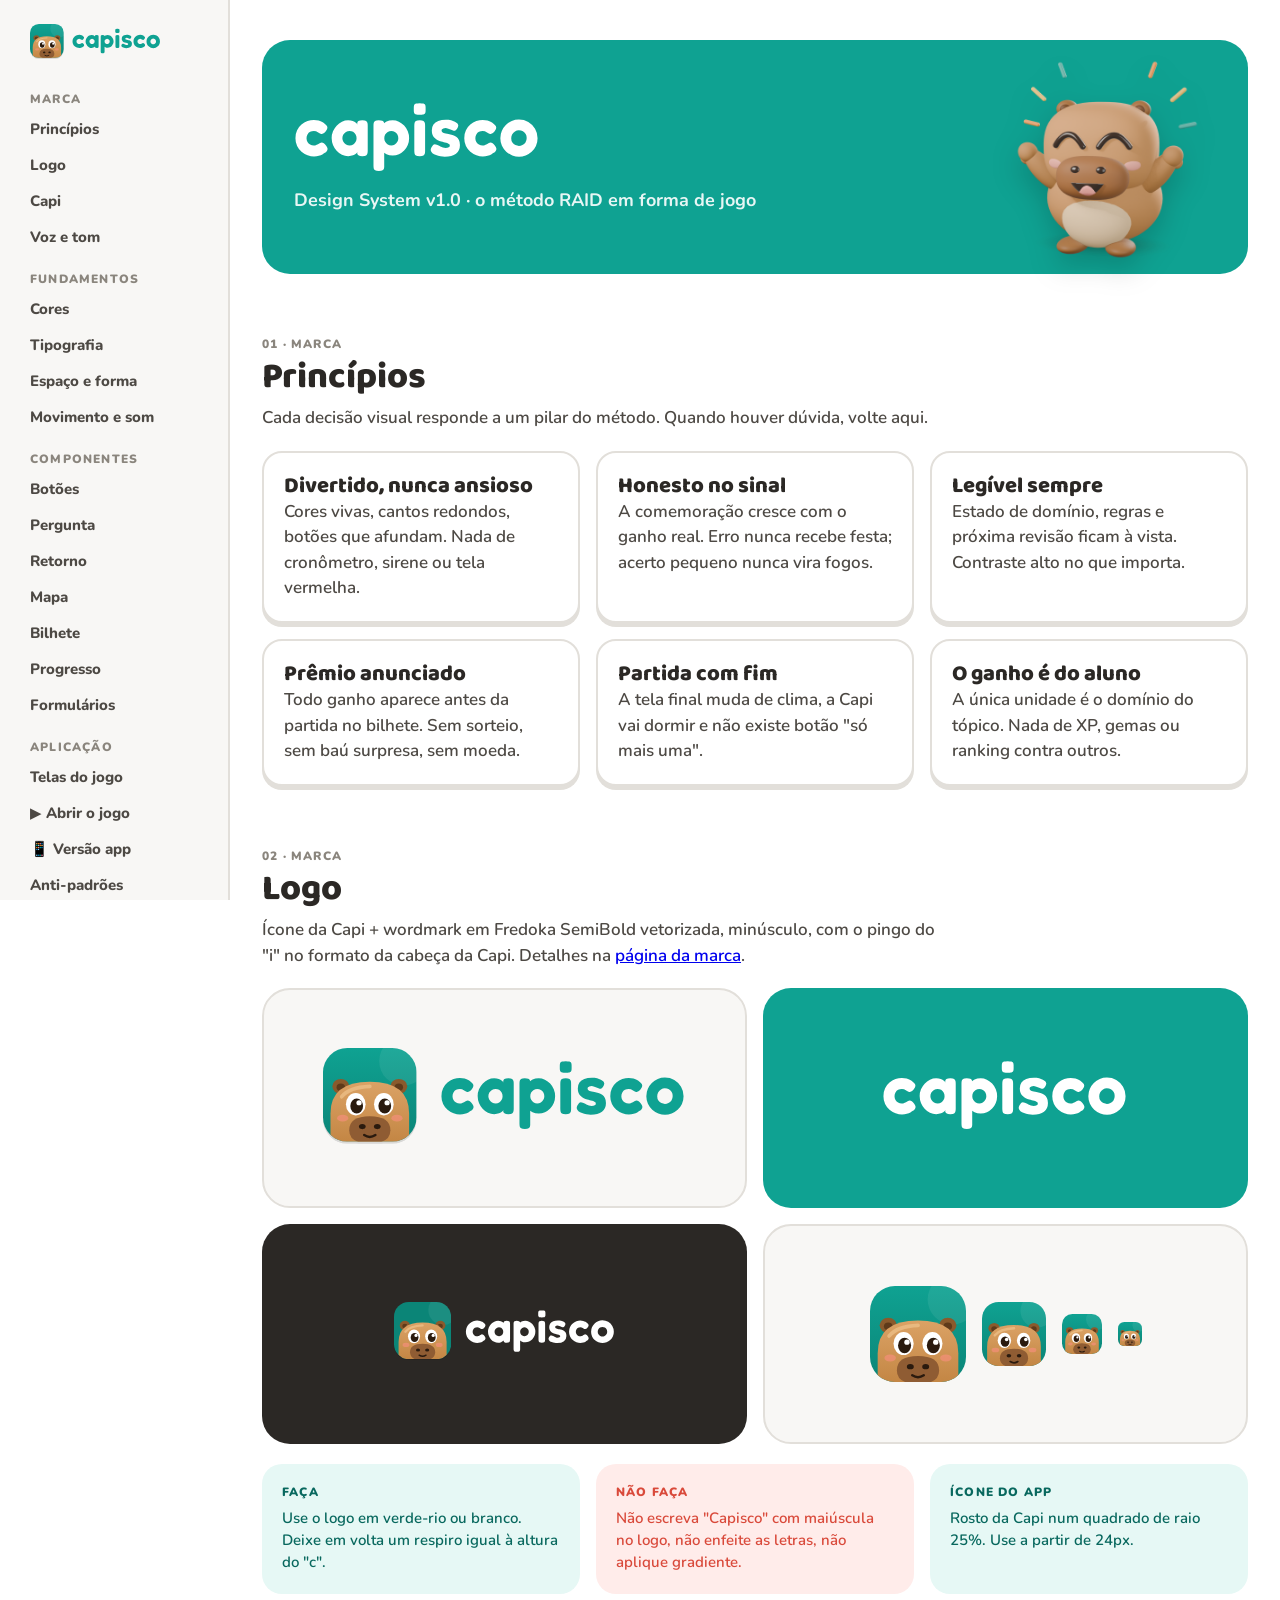
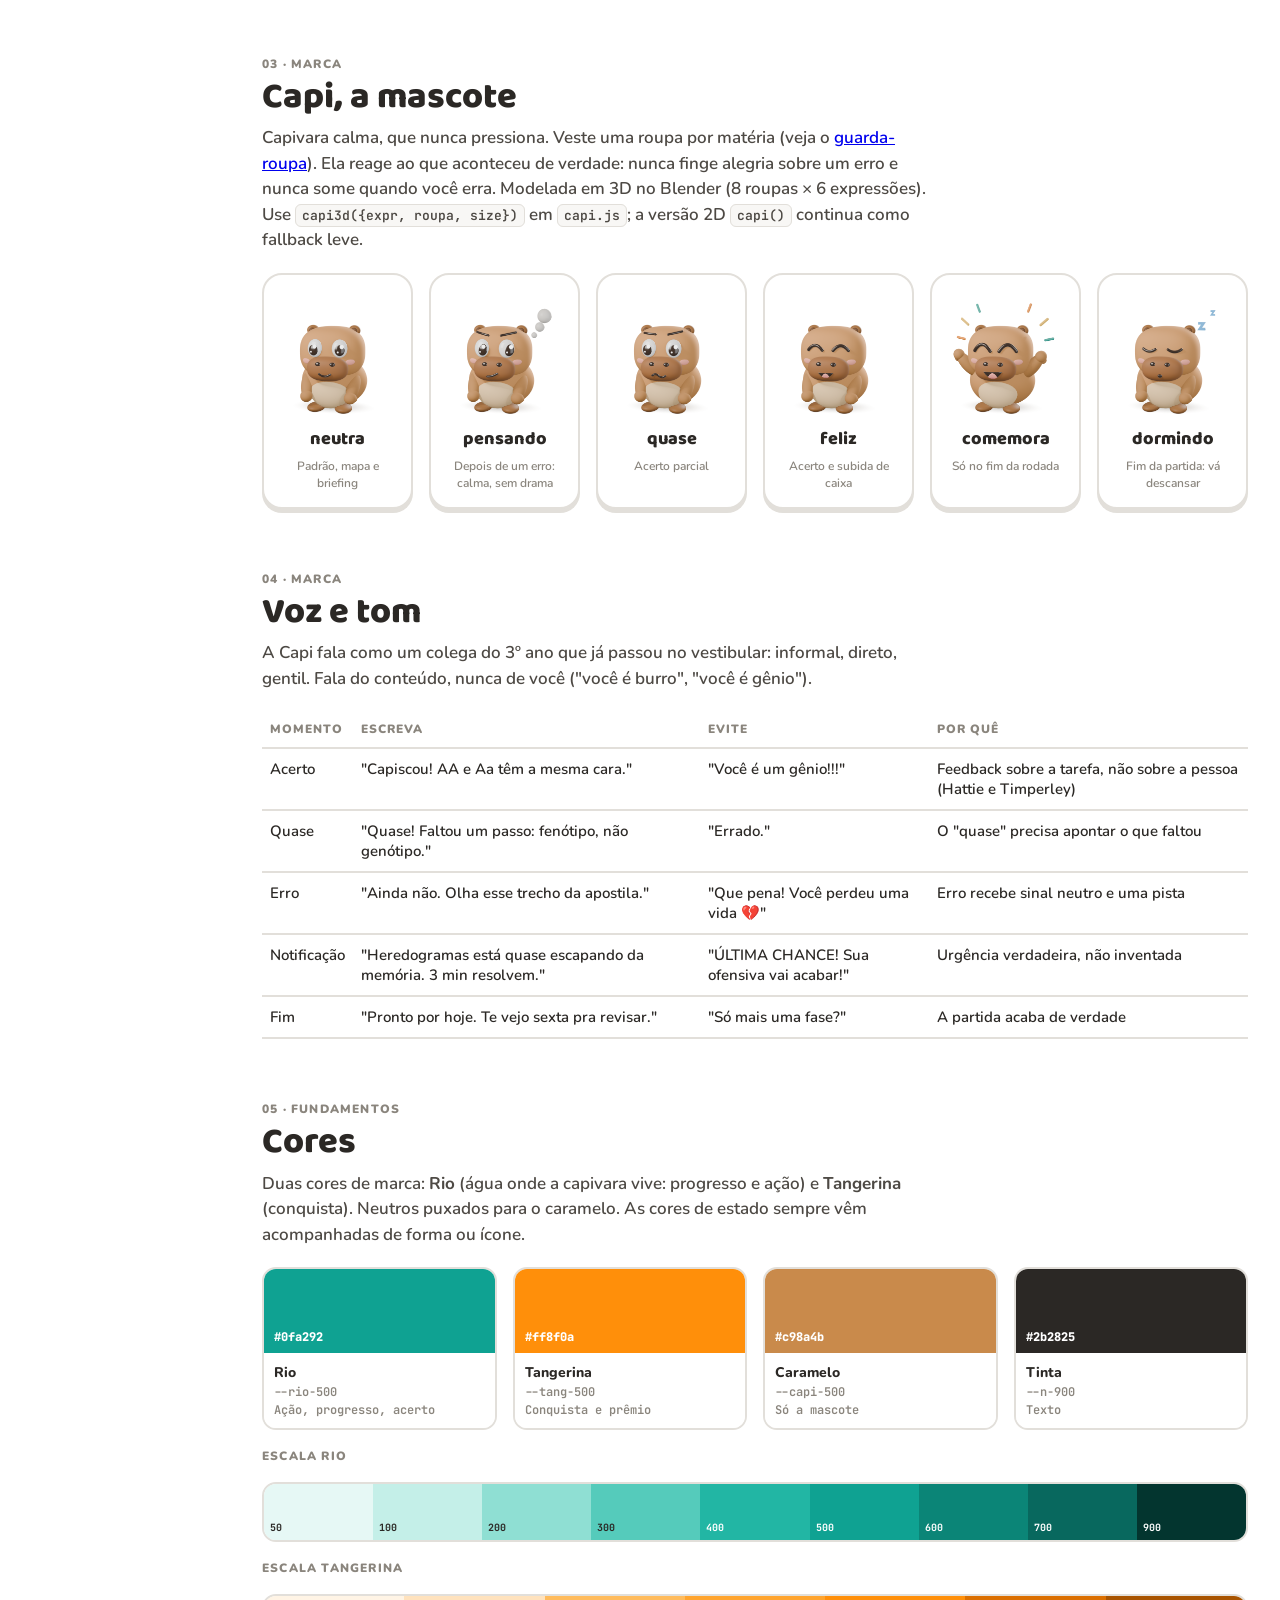
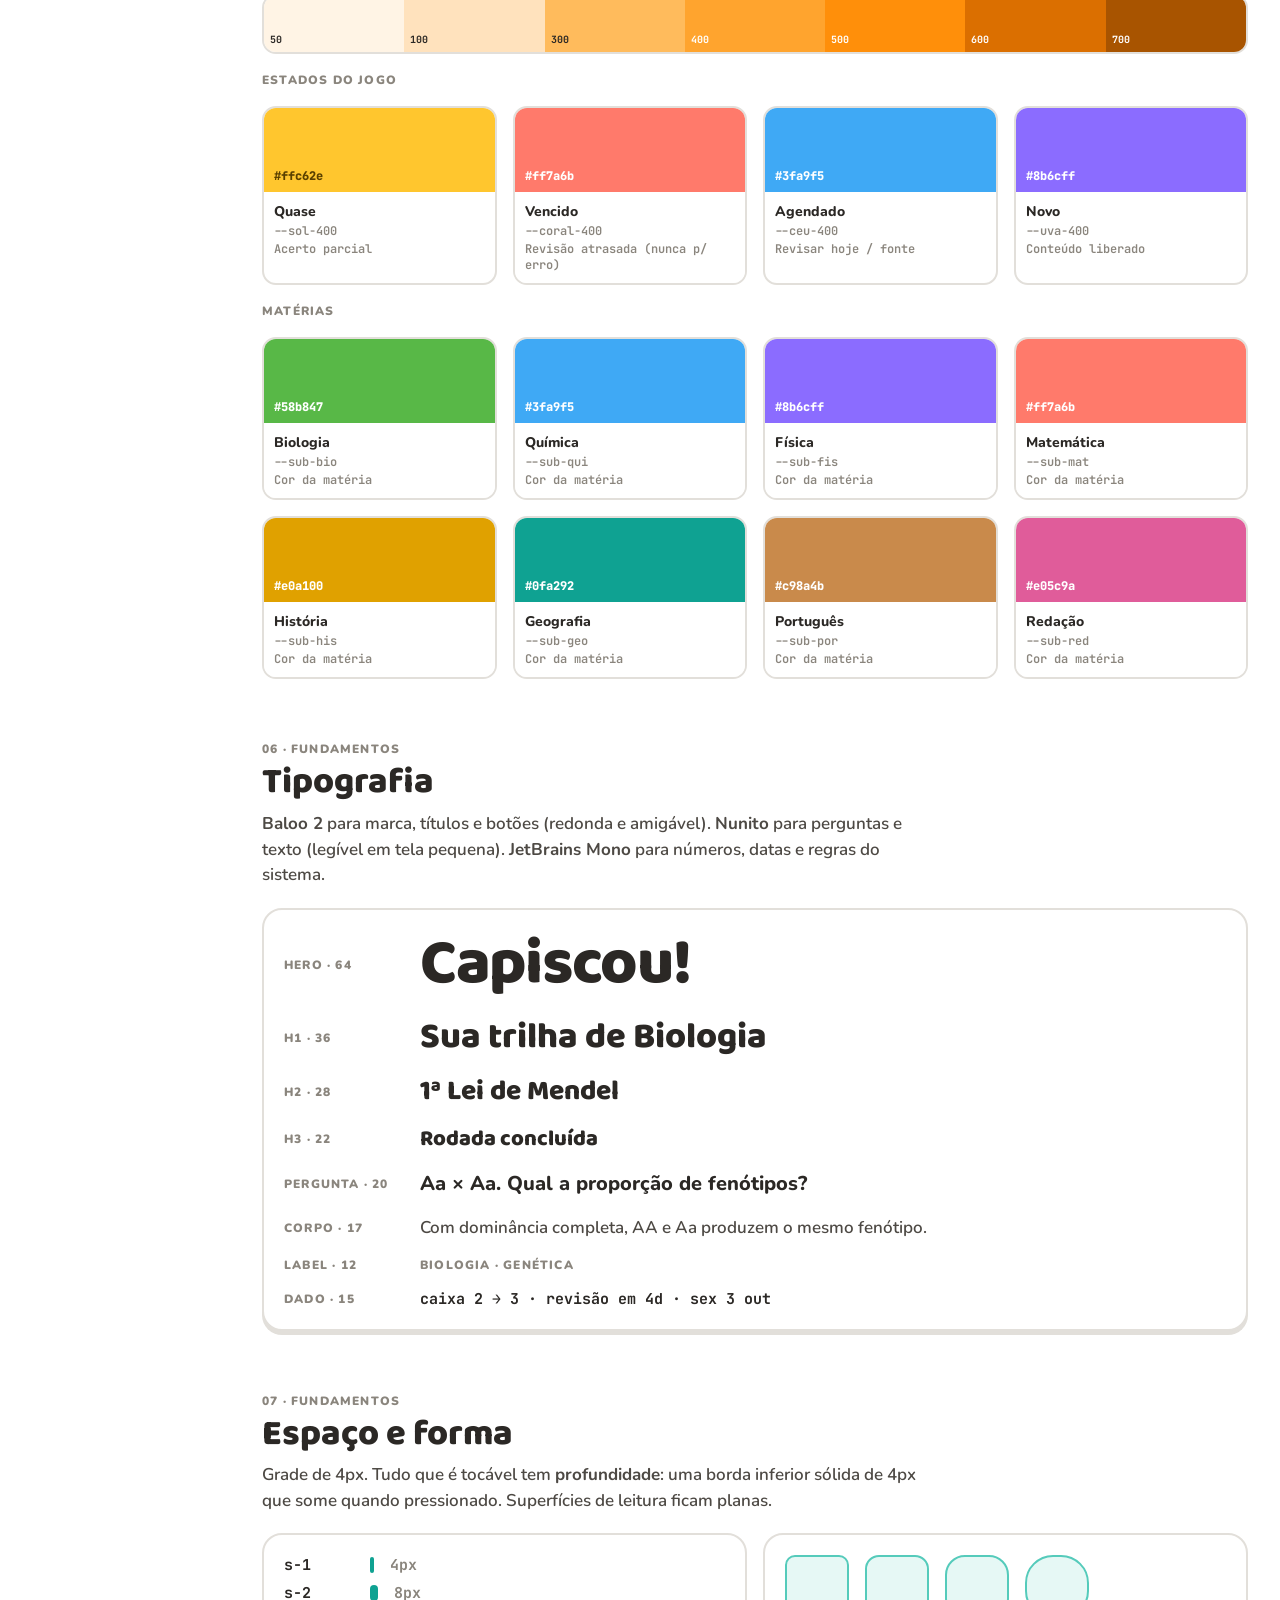
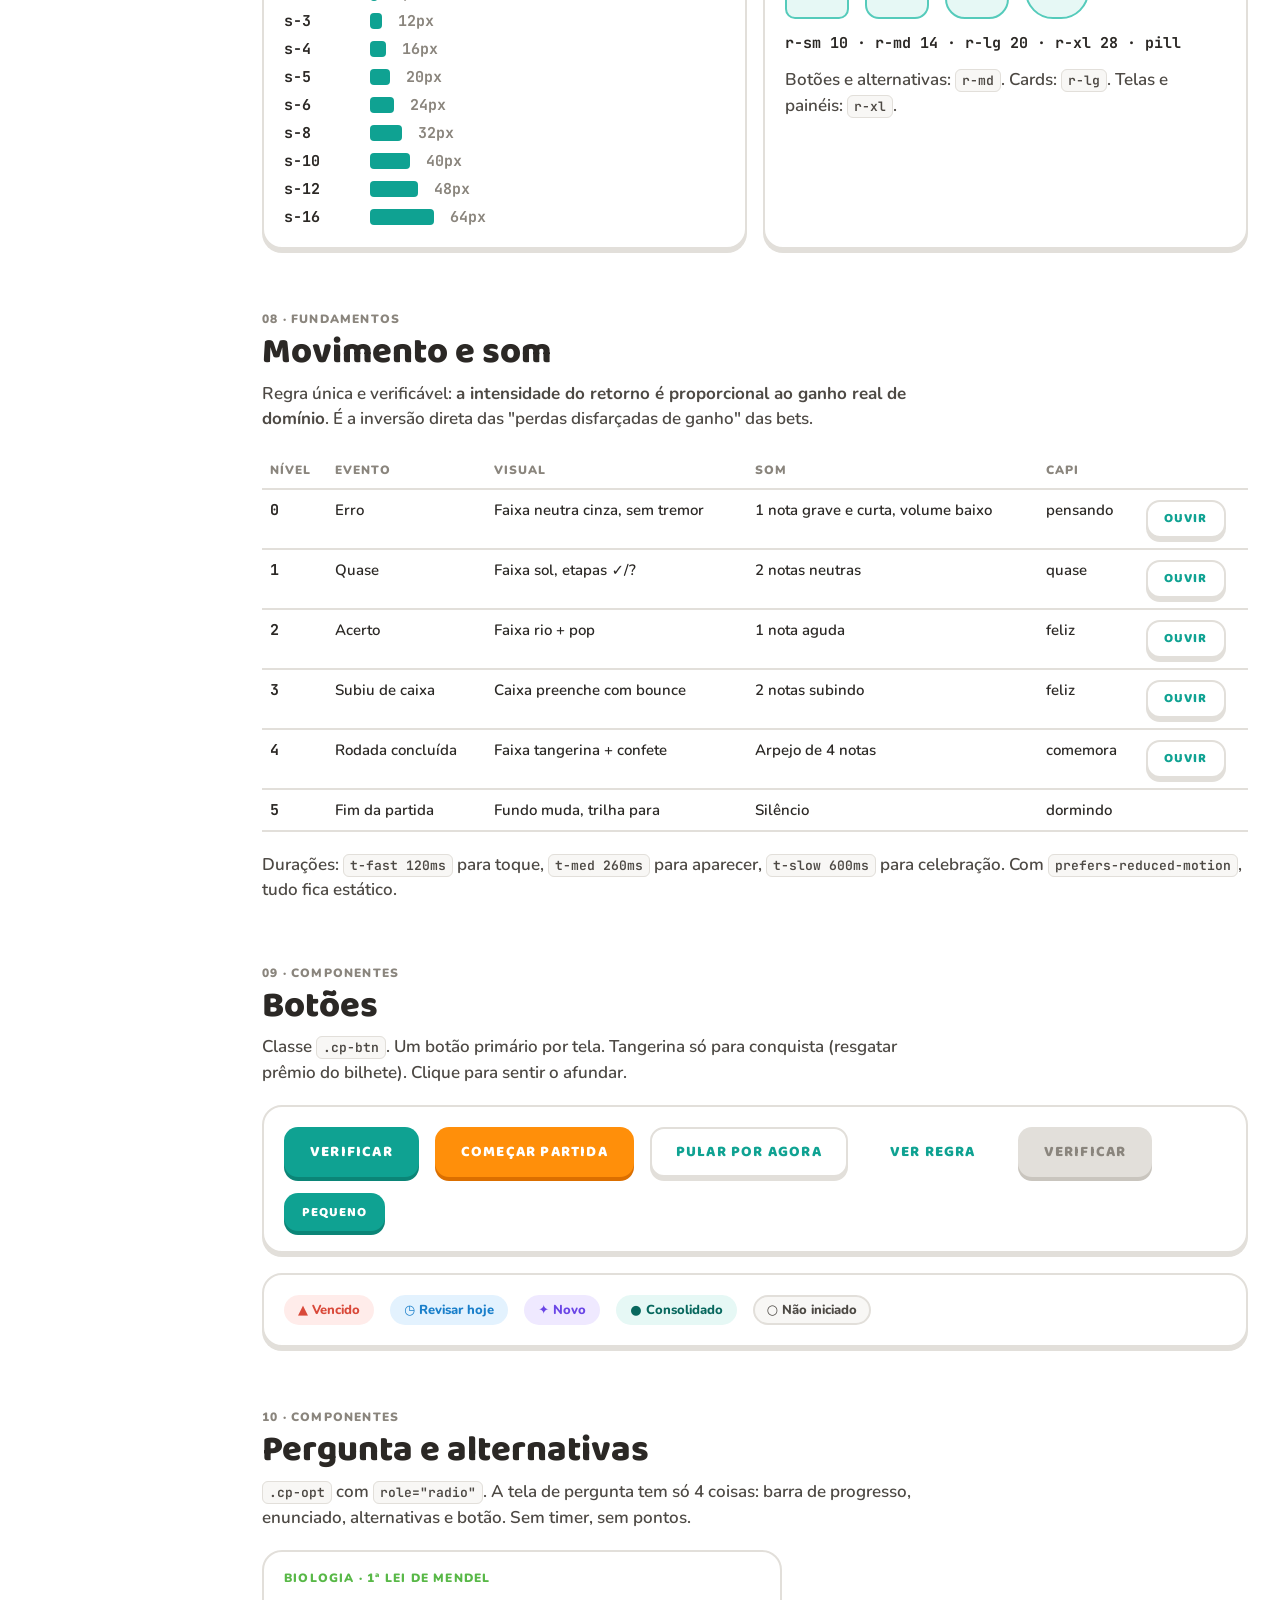
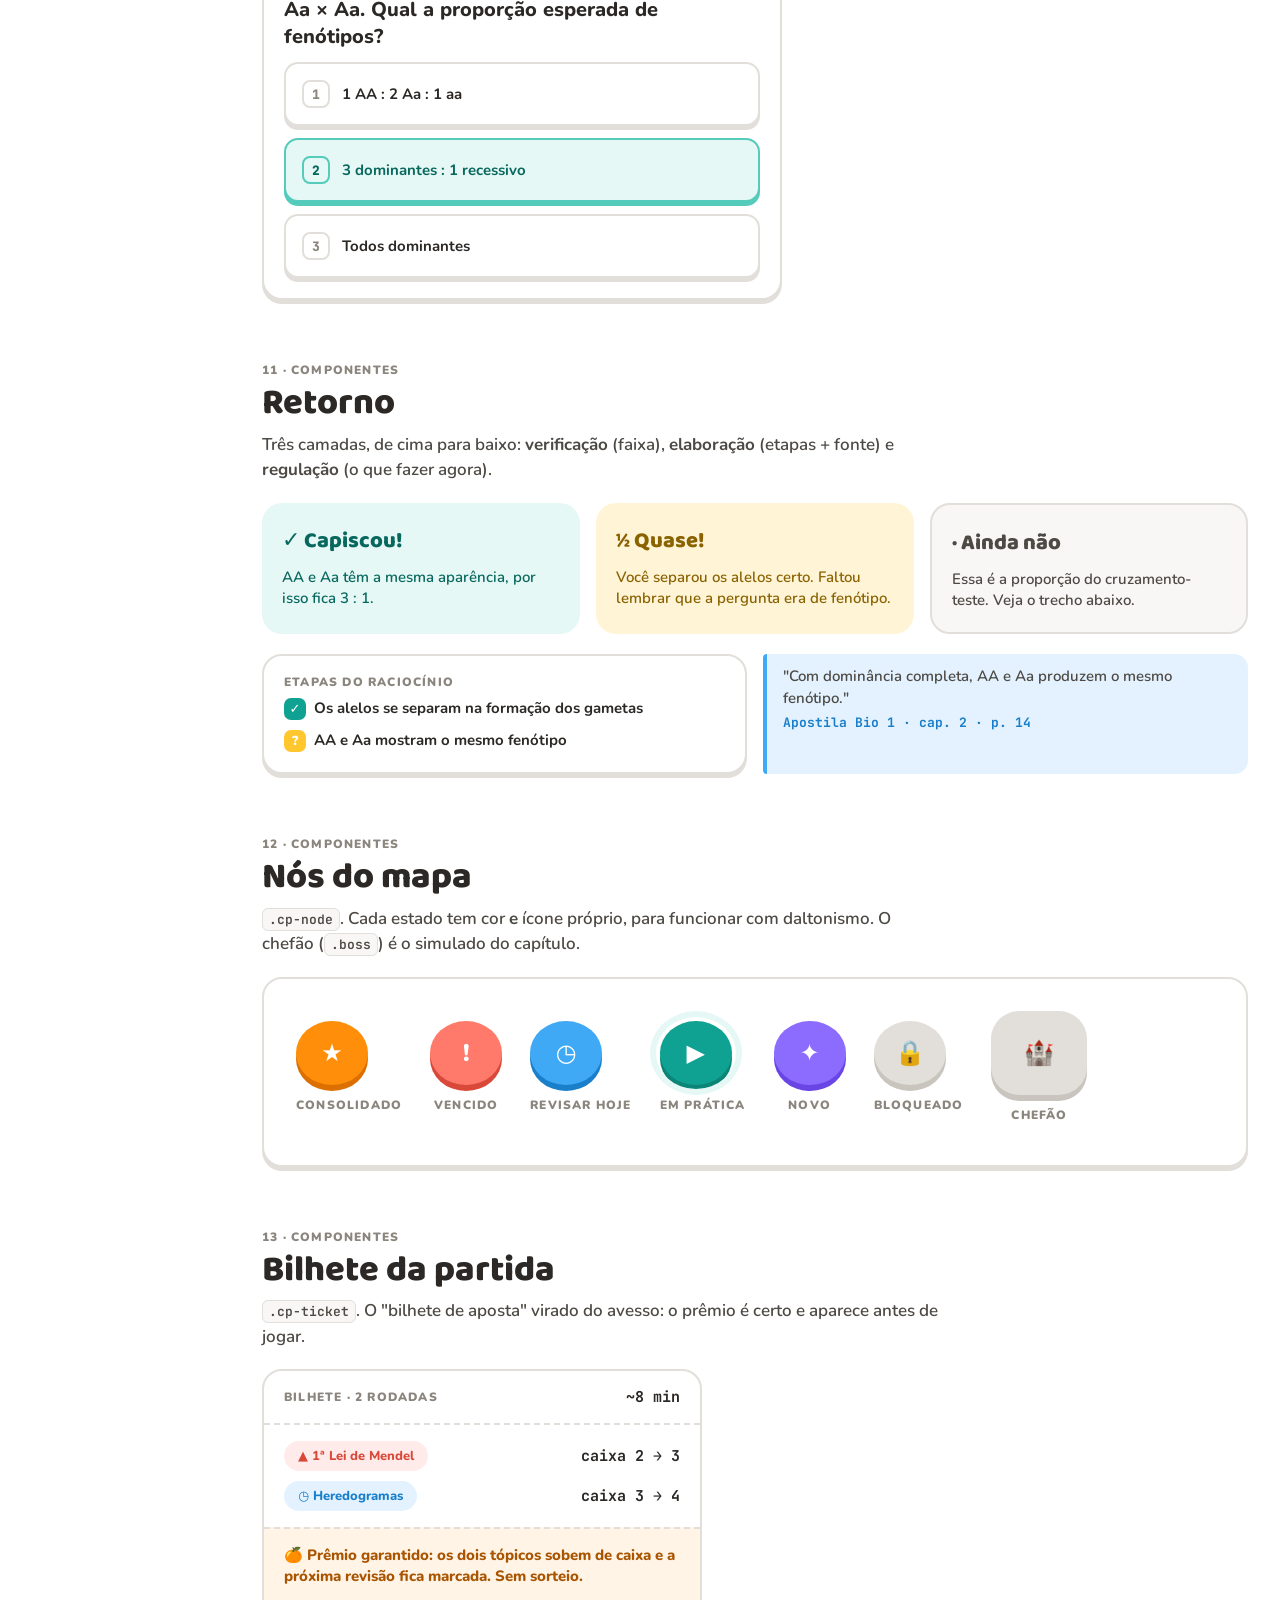
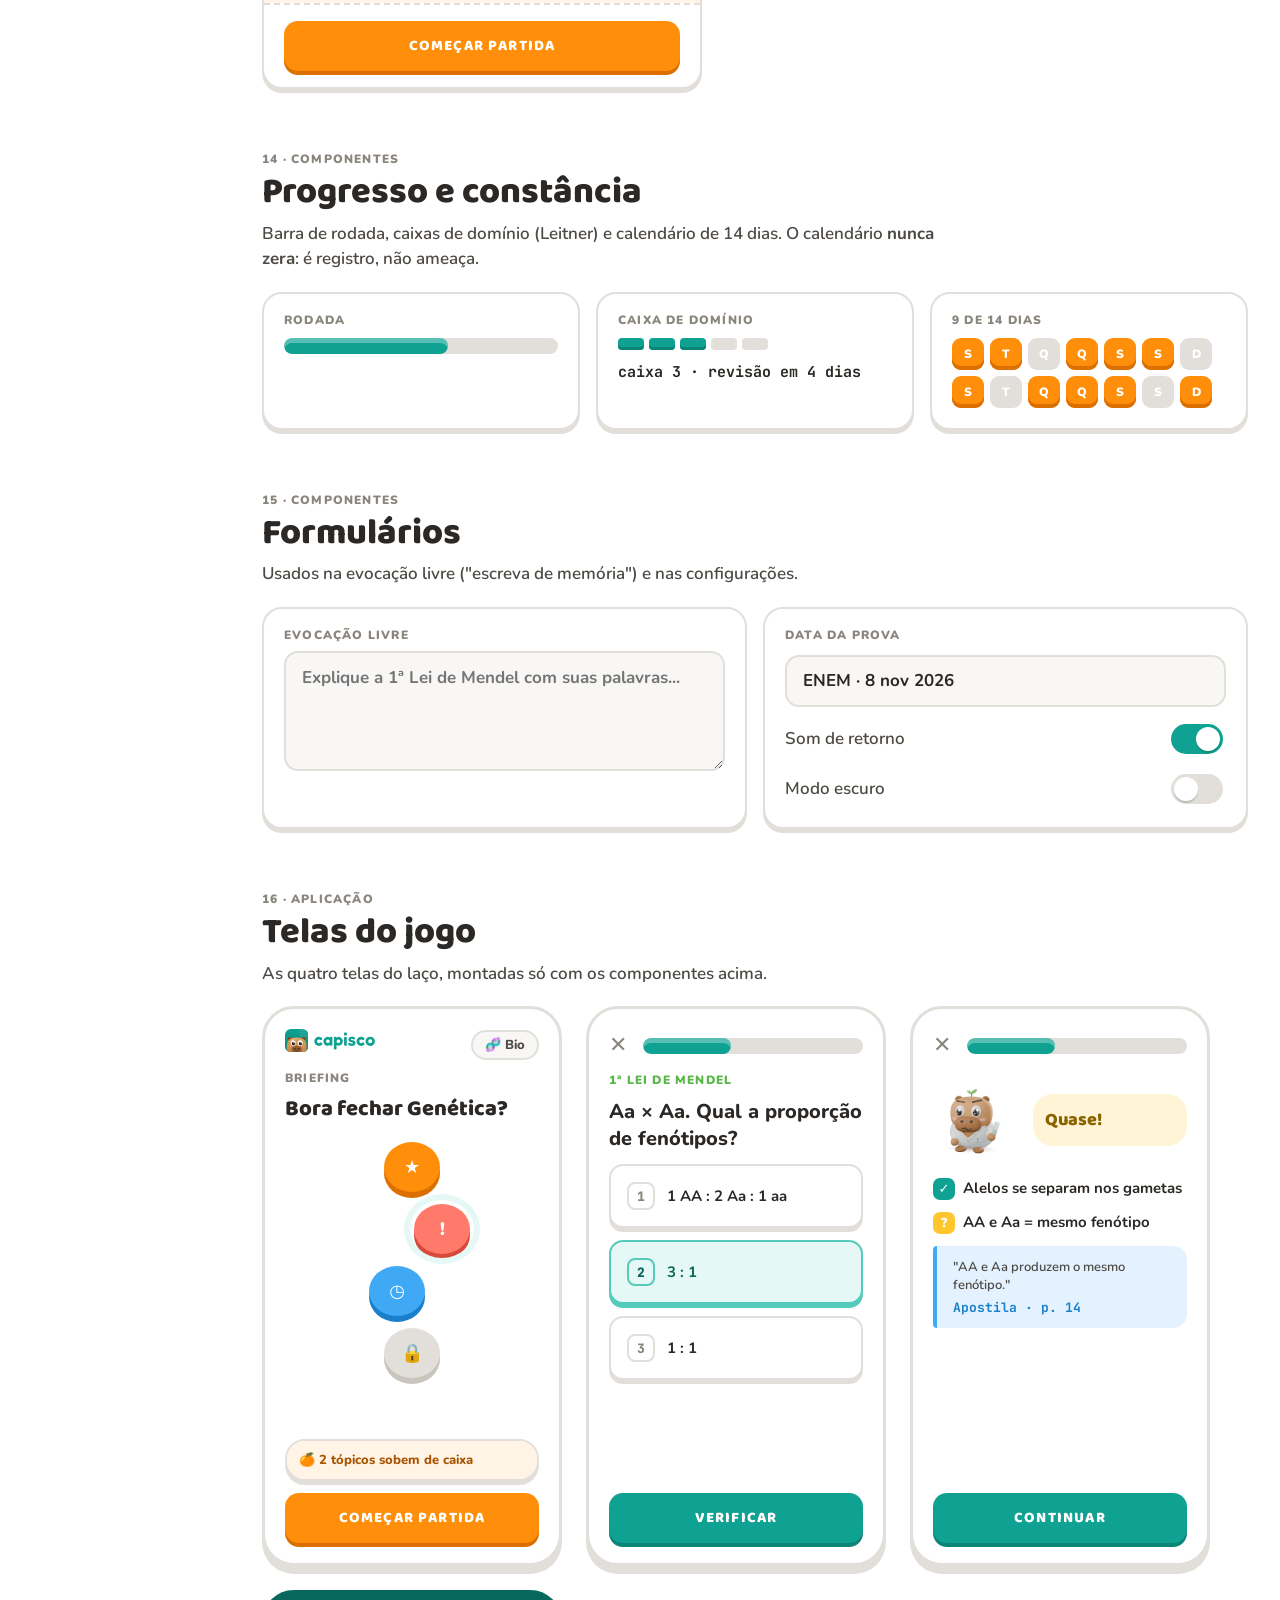
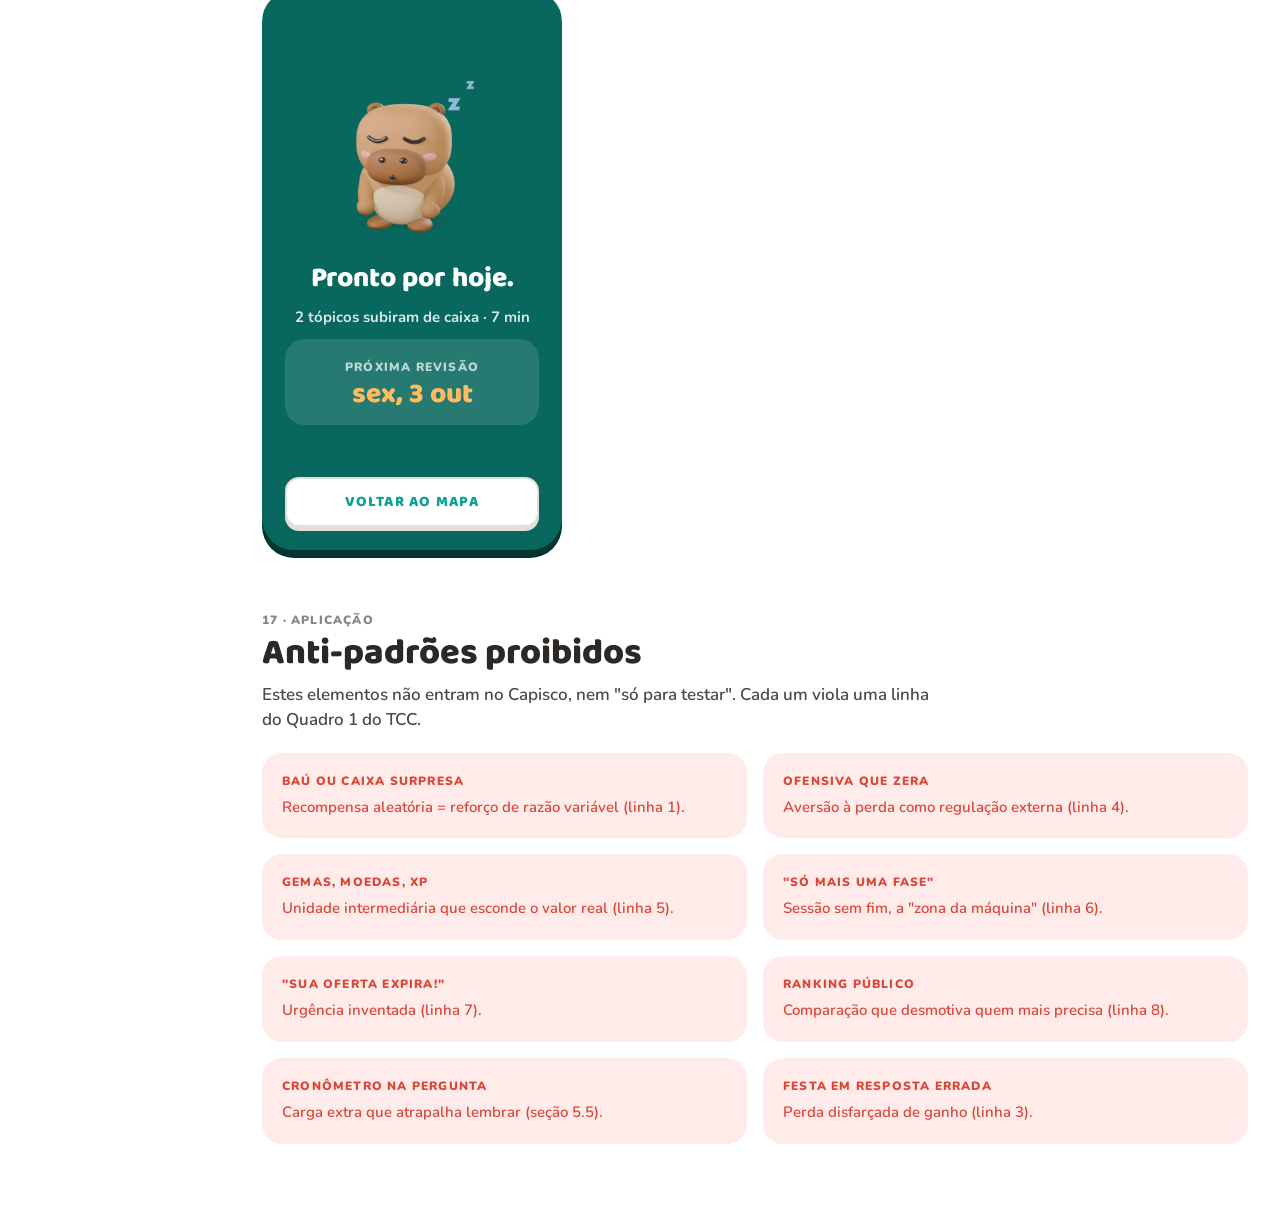
<file: index.html>
<!doctype html>
<html lang="pt-BR">
<head>
<meta charset="utf-8">
<meta name="viewport" content="width=device-width,initial-scale=1">
<title>Capisco Design System</title>
<link rel="stylesheet" href="tokens.css">
<link rel="stylesheet" href="components.css">
<script src="capi.js"></script>
<script src="marca/wordmark.js"></script>
<style>
.doc{display:grid;grid-template-columns:230px 1fr;min-height:100vh}
nav{position:sticky;top:0;height:100vh;overflow:auto;border-right:2px solid var(--line);padding:var(--s-6) var(--s-5);display:flex;flex-direction:column;gap:var(--s-1);background:var(--bg-soft)}
nav a{color:var(--text-soft);text-decoration:none;font:800 var(--fs-sm) var(--font-body);padding:6px 10px;border-radius:var(--r-sm)}
nav a:hover{background:var(--line);color:var(--text)}
nav .cp-label{margin:var(--s-4) 0 var(--s-1) 10px}
main{padding:var(--s-10) var(--s-8) var(--s-16);max-width:1100px;display:flex;flex-direction:column;gap:var(--s-16);min-width:0}
section{display:flex;flex-direction:column;gap:var(--s-5);scroll-margin-top:20px}
section>header{display:flex;flex-direction:column;gap:var(--s-2);max-width:680px}
.grid{display:grid;gap:var(--s-4)}
.g2{grid-template-columns:repeat(2,1fr)}.g3{grid-template-columns:repeat(3,1fr)}.g4{grid-template-columns:repeat(4,1fr)}
.sw{border-radius:var(--r-md);overflow:hidden;border:2px solid var(--line)}
.sw .c{height:84px;display:flex;align-items:flex-end;padding:8px 10px;font:800 12px var(--font-mono);color:#fff}
.sw .m{padding:10px;display:flex;flex-direction:column;gap:2px;background:var(--surface)}
.sw .m b{font:800 14px var(--font-body)}
.sw .m span{font:600 12px var(--font-mono);color:var(--text-muted)}
.ramp{display:flex;border-radius:var(--r-md);overflow:hidden;border:2px solid var(--line)}
.ramp div{flex:1;height:56px;display:flex;align-items:flex-end;padding:6px;font:700 10px var(--font-mono)}
.do,.dont{border-radius:var(--r-lg);padding:var(--s-5);display:flex;flex-direction:column;gap:var(--s-2);font:600 var(--fs-sm)/1.45 var(--font-body)}
.do{background:var(--ok-soft);color:var(--ok-text)} .dont{background:var(--due-soft);color:var(--coral-600)}
.do b,.dont b{font:900 var(--fs-label) var(--font-body);letter-spacing:.1em;text-transform:uppercase}
.logo-stage{border-radius:var(--r-xl);display:grid;place-items:center;min-height:220px;padding:var(--s-8)}
.row{display:flex;flex-wrap:wrap;gap:var(--s-4);align-items:center}
.mascots{display:grid;grid-template-columns:repeat(auto-fill,minmax(140px,1fr));gap:var(--s-4)}
.mascots .cp-card{display:flex;flex-direction:column;align-items:center;gap:var(--s-2);padding:var(--s-4)}
.mascots small{font:600 12px/1.35 var(--font-body);color:var(--text-muted);text-align:center}
.phone{width:300px;max-width:100%;background:var(--surface);border:3px solid var(--line);border-radius:32px;box-shadow:0 8px 0 var(--line);padding:var(--s-5);display:flex;flex-direction:column;gap:var(--s-3);min-height:560px}
table{border-collapse:collapse;width:100%;font:600 var(--fs-sm) var(--font-body)}
th,td{text-align:left;padding:10px 8px;border-bottom:2px solid var(--line);vertical-align:top}
th{font:900 var(--fs-label) var(--font-body);letter-spacing:.08em;text-transform:uppercase;color:var(--text-muted)}
.tbl{overflow-x:auto}
code{font:600 13px var(--font-mono);background:var(--bg-soft);padding:2px 6px;border-radius:6px;border:1px solid var(--line)}
.spec{display:flex;align-items:center;gap:var(--s-4)}
.spec .bar{height:16px;background:var(--brand);border-radius:4px}
.hero-ds{background:var(--brand);color:#fff;border-radius:var(--r-xl);padding:var(--s-10) var(--s-8);display:flex;justify-content:space-between;align-items:center;gap:var(--s-6);flex-wrap:wrap}
.hero-ds .cp-logo{font-size:84px}
.hero-ds .hero3d{margin:-40px -10px -44px 0;filter:drop-shadow(0 12px 14px rgba(0,0,0,.18))}
.hero-ds p{margin:var(--s-2) 0 0;font:700 18px var(--font-body);opacity:.9}
@media (max-width:860px){.doc{grid-template-columns:1fr}nav{position:static;height:auto;flex-direction:row;flex-wrap:wrap;border-right:0;border-bottom:2px solid var(--line)}nav .cp-label{display:none}.g3,.g4{grid-template-columns:repeat(2,1fr)}.g2{grid-template-columns:1fr}main{padding:var(--s-6) var(--s-4)}.hero-ds .cp-logo{font-size:56px}}
</style>
</head>
<body>
<div class="doc">
<nav>
 <a href="#top" id="navLogo" style="padding:0 10px 10px;text-decoration:none"></a>
 <span class="cp-label">Marca</span>
 <a href="#principios">Princípios</a><a href="#logo">Logo</a><a href="#capi">Capi</a><a href="#voz">Voz e tom</a>
 <span class="cp-label">Fundamentos</span>
 <a href="#cores">Cores</a><a href="#tipo">Tipografia</a><a href="#espaco">Espaço e forma</a><a href="#movimento">Movimento e som</a>
 <span class="cp-label">Componentes</span>
 <a href="#botoes">Botões</a><a href="#pergunta">Pergunta</a><a href="#retorno">Retorno</a><a href="#mapa">Mapa</a><a href="#bilhete">Bilhete</a><a href="#progresso">Progresso</a><a href="#forms">Formulários</a>
 <span class="cp-label">Aplicação</span>
 <a href="#telas">Telas do jogo</a><a href="jogo/index.html">▶ Abrir o jogo</a><a href="jogo/app/index.html">📱 Versão app</a><a href="#proibido">Anti-padrões</a>
</nav>

<main id="top">
 <div class="hero-ds">
  <div><span id="heroLogo"></span>
   <p>Design System v1.0 · o método RAID em forma de jogo</p></div>
  <div id="heroCapi"></div>
 </div>

 <!-- PRINCÍPIOS -->
 <section id="principios">
  <header><span class="cp-label">01 · Marca</span><h2 class="cp-h1">Princípios</h2>
  <p class="cp-body">Cada decisão visual responde a um pilar do método. Quando houver dúvida, volte aqui.</p></header>
  <div class="grid g3">
   <div class="cp-card"><h3 class="cp-h3">Divertido, nunca ansioso</h3><p class="cp-body">Cores vivas, cantos redondos, botões que afundam. Nada de cronômetro, sirene ou tela vermelha.</p></div>
   <div class="cp-card"><h3 class="cp-h3">Honesto no sinal</h3><p class="cp-body">A comemoração cresce com o ganho real. Erro nunca recebe festa; acerto pequeno nunca vira fogos.</p></div>
   <div class="cp-card"><h3 class="cp-h3">Legível sempre</h3><p class="cp-body">Estado de domínio, regras e próxima revisão ficam à vista. Contraste alto no que importa.</p></div>
   <div class="cp-card"><h3 class="cp-h3">Prêmio anunciado</h3><p class="cp-body">Todo ganho aparece antes da partida no bilhete. Sem sorteio, sem baú surpresa, sem moeda.</p></div>
   <div class="cp-card"><h3 class="cp-h3">Partida com fim</h3><p class="cp-body">A tela final muda de clima, a Capi vai dormir e não existe botão "só mais uma".</p></div>
   <div class="cp-card"><h3 class="cp-h3">O ganho é do aluno</h3><p class="cp-body">A única unidade é o domínio do tópico. Nada de XP, gemas ou ranking contra outros.</p></div>
  </div>
 </section>

 <!-- LOGO -->
 <section id="logo">
  <header><span class="cp-label">02 · Marca</span><h2 class="cp-h1">Logo</h2>
  <p class="cp-body">Ícone da Capi + wordmark em Fredoka SemiBold vetorizada, minúsculo, com o pingo do "i" no formato da cabeça da Capi. Detalhes na <a href="logo.html">página da marca</a>.</p></header>
  <div class="grid g2">
   <div class="logo-stage" style="background:var(--bg-soft);border:2px solid var(--line)"><span data-logo="72"></span></div>
   <div class="logo-stage" style="background:var(--brand)"><span data-logo="72" data-variant="inverse" data-noicon></span></div>
   <div class="logo-stage" style="background:var(--n-900)"><span data-logo="44" data-variant="inverse"></span></div>
   <div class="logo-stage" style="background:var(--bg-soft);border:2px solid var(--line)"><div class="row" id="icons"></div></div>
  </div>
  <div class="grid g3">
   <div class="do"><b>Faça</b>Use o logo em verde-rio ou branco. Deixe em volta um respiro igual à altura do "c".</div>
   <div class="dont"><b>Não faça</b>Não escreva "Capisco" com maiúscula no logo, não enfeite as letras, não aplique gradiente.</div>
   <div class="do"><b>Ícone do app</b>Rosto da Capi num quadrado de raio 25%. Use a partir de 24px.</div>
  </div>
 </section>

 <!-- CAPI -->
 <section id="capi">
  <header><span class="cp-label">03 · Marca</span><h2 class="cp-h1">Capi, a mascote</h2>
  <p class="cp-body">Capivara calma, que nunca pressiona. Veste uma roupa por matéria (veja o <a href='capi.html'>guarda-roupa</a>). Ela reage ao que aconteceu de verdade: nunca finge alegria sobre um erro e nunca some quando você erra. Modelada em 3D no Blender (8 roupas × 6 expressões). Use <code>capi3d({expr, roupa, size})</code> em <code>capi.js</code>; a versão 2D <code>capi()</code> continua como fallback leve.</p></header>
  <div class="mascots" id="mascots"></div>
 </section>

 <!-- VOZ -->
 <section id="voz">
  <header><span class="cp-label">04 · Marca</span><h2 class="cp-h1">Voz e tom</h2>
  <p class="cp-body">A Capi fala como um colega do 3º ano que já passou no vestibular: informal, direto, gentil. Fala do conteúdo, nunca de você ("você é burro", "você é gênio").</p></header>
  <div class="tbl"><table>
   <tr><th>Momento</th><th>Escreva</th><th>Evite</th><th>Por quê</th></tr>
   <tr><td>Acerto</td><td>"Capiscou! AA e Aa têm a mesma cara."</td><td>"Você é um gênio!!!"</td><td>Feedback sobre a tarefa, não sobre a pessoa (Hattie e Timperley)</td></tr>
   <tr><td>Quase</td><td>"Quase! Faltou um passo: fenótipo, não genótipo."</td><td>"Errado."</td><td>O "quase" precisa apontar o que faltou</td></tr>
   <tr><td>Erro</td><td>"Ainda não. Olha esse trecho da apostila."</td><td>"Que pena! Você perdeu uma vida 💔"</td><td>Erro recebe sinal neutro e uma pista</td></tr>
   <tr><td>Notificação</td><td>"Heredogramas está quase escapando da memória. 3 min resolvem."</td><td>"ÚLTIMA CHANCE! Sua ofensiva vai acabar!"</td><td>Urgência verdadeira, não inventada</td></tr>
   <tr><td>Fim</td><td>"Pronto por hoje. Te vejo sexta pra revisar."</td><td>"Só mais uma fase?"</td><td>A partida acaba de verdade</td></tr>
  </table></div>
 </section>

 <!-- CORES -->
 <section id="cores">
  <header><span class="cp-label">05 · Fundamentos</span><h2 class="cp-h1">Cores</h2>
  <p class="cp-body">Duas cores de marca: <b>Rio</b> (água onde a capivara vive: progresso e ação) e <b>Tangerina</b> (conquista). Neutros puxados para o caramelo. As cores de estado sempre vêm acompanhadas de forma ou ícone.</p></header>
  <div class="grid g4" id="brandSw"></div>
  <span class="cp-label">Escala Rio</span><div class="ramp" id="rampRio"></div>
  <span class="cp-label">Escala Tangerina</span><div class="ramp" id="rampTang"></div>
  <span class="cp-label">Estados do jogo</span><div class="grid g4" id="stateSw"></div>
  <span class="cp-label">Matérias</span><div class="grid g4" id="subSw"></div>
 </section>

 <!-- TIPO -->
 <section id="tipo">
  <header><span class="cp-label">06 · Fundamentos</span><h2 class="cp-h1">Tipografia</h2>
  <p class="cp-body"><b>Baloo 2</b> para marca, títulos e botões (redonda e amigável). <b>Nunito</b> para perguntas e texto (legível em tela pequena). <b>JetBrains Mono</b> para números, datas e regras do sistema.</p></header>
  <div class="cp-card" style="display:flex;flex-direction:column;gap:18px">
   <div class="spec"><span class="cp-label" style="width:120px">Hero · 64</span><span class="cp-hero">Capiscou!</span></div>
   <div class="spec"><span class="cp-label" style="width:120px">H1 · 36</span><span class="cp-h1">Sua trilha de Biologia</span></div>
   <div class="spec"><span class="cp-label" style="width:120px">H2 · 28</span><span class="cp-h2">1ª Lei de Mendel</span></div>
   <div class="spec"><span class="cp-label" style="width:120px">H3 · 22</span><span class="cp-h3">Rodada concluída</span></div>
   <div class="spec"><span class="cp-label" style="width:120px">Pergunta · 20</span><span class="cp-q">Aa × Aa. Qual a proporção de fenótipos?</span></div>
   <div class="spec"><span class="cp-label" style="width:120px">Corpo · 17</span><span class="cp-body">Com dominância completa, AA e Aa produzem o mesmo fenótipo.</span></div>
   <div class="spec"><span class="cp-label" style="width:120px">Label · 12</span><span class="cp-label">Biologia · Genética</span></div>
   <div class="spec"><span class="cp-label" style="width:120px">Dado · 15</span><span class="cp-num">caixa 2 → 3 · revisão em 4d · sex 3 out</span></div>
  </div>
 </section>

 <!-- ESPAÇO -->
 <section id="espaco">
  <header><span class="cp-label">07 · Fundamentos</span><h2 class="cp-h1">Espaço e forma</h2>
  <p class="cp-body">Grade de 4px. Tudo que é tocável tem <b>profundidade</b>: uma borda inferior sólida de 4px que some quando pressionado. Superfícies de leitura ficam planas.</p></header>
  <div class="grid g2">
   <div class="cp-card" style="display:flex;flex-direction:column;gap:8px" id="spaceSpec"></div>
   <div class="cp-card" style="display:flex;flex-direction:column;gap:14px">
    <div class="row"><div style="width:64px;height:64px;background:var(--brand-soft);border:2px solid var(--rio-300);border-radius:var(--r-sm)"></div><div style="width:64px;height:64px;background:var(--brand-soft);border:2px solid var(--rio-300);border-radius:var(--r-md)"></div><div style="width:64px;height:64px;background:var(--brand-soft);border:2px solid var(--rio-300);border-radius:var(--r-lg)"></div><div style="width:64px;height:64px;background:var(--brand-soft);border:2px solid var(--rio-300);border-radius:var(--r-xl)"></div></div>
    <p class="cp-num" style="margin:0">r-sm 10 · r-md 14 · r-lg 20 · r-xl 28 · pill</p>
    <p class="cp-body">Botões e alternativas: <code>r-md</code>. Cards: <code>r-lg</code>. Telas e painéis: <code>r-xl</code>.</p>
   </div>
  </div>
 </section>

 <!-- MOVIMENTO -->
 <section id="movimento">
  <header><span class="cp-label">08 · Fundamentos</span><h2 class="cp-h1">Movimento e som</h2>
  <p class="cp-body">Regra única e verificável: <b>a intensidade do retorno é proporcional ao ganho real de domínio</b>. É a inversão direta das "perdas disfarçadas de ganho" das bets.</p></header>
  <div class="tbl"><table>
   <tr><th>Nível</th><th>Evento</th><th>Visual</th><th>Som</th><th>Capi</th><th></th></tr>
   <tr><td class="cp-num">0</td><td>Erro</td><td>Faixa neutra cinza, sem tremor</td><td>1 nota grave e curta, volume baixo</td><td>pensando</td><td><button class="cp-btn secondary sm" data-lvl="0">Ouvir</button></td></tr>
   <tr><td class="cp-num">1</td><td>Quase</td><td>Faixa sol, etapas ✓/?</td><td>2 notas neutras</td><td>quase</td><td><button class="cp-btn secondary sm" data-lvl="1">Ouvir</button></td></tr>
   <tr><td class="cp-num">2</td><td>Acerto</td><td>Faixa rio + pop</td><td>1 nota aguda</td><td>feliz</td><td><button class="cp-btn secondary sm" data-lvl="2">Ouvir</button></td></tr>
   <tr><td class="cp-num">3</td><td>Subiu de caixa</td><td>Caixa preenche com bounce</td><td>2 notas subindo</td><td>feliz</td><td><button class="cp-btn secondary sm" data-lvl="3">Ouvir</button></td></tr>
   <tr><td class="cp-num">4</td><td>Rodada concluída</td><td>Faixa tangerina + confete</td><td>Arpejo de 4 notas</td><td>comemora</td><td><button class="cp-btn secondary sm" data-lvl="4">Ouvir</button></td></tr>
   <tr><td class="cp-num">5</td><td>Fim da partida</td><td>Fundo muda, trilha para</td><td>Silêncio</td><td>dormindo</td><td></td></tr>
  </table></div>
  <p class="cp-body">Durações: <code>t-fast 120ms</code> para toque, <code>t-med 260ms</code> para aparecer, <code>t-slow 600ms</code> para celebração. Com <code>prefers-reduced-motion</code>, tudo fica estático.</p>
 </section>

 <!-- BOTÕES -->
 <section id="botoes">
  <header><span class="cp-label">09 · Componentes</span><h2 class="cp-h1">Botões</h2>
  <p class="cp-body">Classe <code>.cp-btn</code>. Um botão primário por tela. Tangerina só para conquista (resgatar prêmio do bilhete). Clique para sentir o afundar.</p></header>
  <div class="cp-card row">
   <button class="cp-btn">Verificar</button>
   <button class="cp-btn reward">Começar partida</button>
   <button class="cp-btn secondary">Pular por agora</button>
   <button class="cp-btn ghost">Ver regra</button>
   <button class="cp-btn" disabled>Verificar</button>
   <button class="cp-btn sm">Pequeno</button>
  </div>
  <div class="cp-card row">
   <span class="cp-chip due">▲ Vencido</span><span class="cp-chip sched">◷ Revisar hoje</span><span class="cp-chip new">✦ Novo</span><span class="cp-chip ok">● Consolidado</span><span class="cp-chip">○ Não iniciado</span>
  </div>
 </section>

 <!-- PERGUNTA -->
 <section id="pergunta">
  <header><span class="cp-label">10 · Componentes</span><h2 class="cp-h1">Pergunta e alternativas</h2>
  <p class="cp-body"><code>.cp-opt</code> com <code>role="radio"</code>. A tela de pergunta tem só 4 coisas: barra de progresso, enunciado, alternativas e botão. Sem timer, sem pontos.</p></header>
  <div class="cp-card" style="display:flex;flex-direction:column;gap:12px;max-width:520px" id="optDemo">
   <span class="cp-label" style="color:var(--sub-bio)">Biologia · 1ª Lei de Mendel</span>
   <p class="cp-q">Aa × Aa. Qual a proporção esperada de fenótipos?</p>
   <button class="cp-opt" role="radio" aria-checked="false"><span class="key">1</span>1 AA : 2 Aa : 1 aa</button>
   <button class="cp-opt" role="radio" aria-checked="true"><span class="key">2</span>3 dominantes : 1 recessivo</button>
   <button class="cp-opt" role="radio" aria-checked="false"><span class="key">3</span>Todos dominantes</button>
  </div>
 </section>

 <!-- RETORNO -->
 <section id="retorno">
  <header><span class="cp-label">11 · Componentes</span><h2 class="cp-h1">Retorno</h2>
  <p class="cp-body">Três camadas, de cima para baixo: <b>verificação</b> (faixa), <b>elaboração</b> (etapas + fonte) e <b>regulação</b> (o que fazer agora).</p></header>
  <div class="grid g3">
   <div class="cp-feedback ok"><span class="t">✓ Capiscou!</span><p>AA e Aa têm a mesma aparência, por isso fica 3 : 1.</p></div>
   <div class="cp-feedback partial"><span class="t">½ Quase!</span><p>Você separou os alelos certo. Faltou lembrar que a pergunta era de fenótipo.</p></div>
   <div class="cp-feedback miss"><span class="t">· Ainda não</span><p>Essa é a proporção do cruzamento-teste. Veja o trecho abaixo.</p></div>
  </div>
  <div class="grid g2">
   <div class="cp-card" style="display:flex;flex-direction:column;gap:10px">
    <span class="cp-label">Etapas do raciocínio</span>
    <div class="cp-step ok">Os alelos se separam na formação dos gametas</div>
    <div class="cp-step miss">AA e Aa mostram o mesmo fenótipo</div>
   </div>
   <div class="cp-source">"Com dominância completa, AA e Aa produzem o mesmo fenótipo."<cite>Apostila Bio 1 · cap. 2 · p. 14</cite></div>
  </div>
 </section>

 <!-- MAPA -->
 <section id="mapa">
  <header><span class="cp-label">12 · Componentes</span><h2 class="cp-h1">Nós do mapa</h2>
  <p class="cp-body"><code>.cp-node</code>. Cada estado tem cor <b>e</b> ícone próprio, para funcionar com daltonismo. O chefão (<code>.boss</code>) é o simulado do capítulo.</p></header>
  <div class="cp-card row" style="gap:28px;padding:32px">
   <div style="text-align:center"><button class="cp-node done">★</button><p class="cp-label" style="margin-top:14px">Consolidado</p></div>
   <div style="text-align:center"><button class="cp-node due">!</button><p class="cp-label" style="margin-top:14px">Vencido</p></div>
   <div style="text-align:center"><button class="cp-node sched">◷</button><p class="cp-label" style="margin-top:14px">Revisar hoje</p></div>
   <div style="text-align:center"><button class="cp-node now">▶</button><p class="cp-label" style="margin-top:14px">Em prática</p></div>
   <div style="text-align:center"><button class="cp-node new">✦</button><p class="cp-label" style="margin-top:14px">Novo</p></div>
   <div style="text-align:center"><button class="cp-node lock">🔒</button><p class="cp-label" style="margin-top:14px">Bloqueado</p></div>
   <div style="text-align:center"><button class="cp-node boss lock">🏰</button><p class="cp-label" style="margin-top:14px">Chefão</p></div>
  </div>
 </section>

 <!-- BILHETE -->
 <section id="bilhete">
  <header><span class="cp-label">13 · Componentes</span><h2 class="cp-h1">Bilhete da partida</h2>
  <p class="cp-body"><code>.cp-ticket</code>. O "bilhete de aposta" virado do avesso: o prêmio é certo e aparece antes de jogar.</p></header>
  <div class="cp-ticket" style="max-width:440px">
   <div class="row" style="justify-content:space-between"><span class="cp-label">Bilhete · 2 rodadas</span><span class="cp-num">~8 min</span></div>
   <div style="display:flex;flex-direction:column;gap:10px">
    <div class="row" style="justify-content:space-between"><span class="cp-chip due">▲ 1ª Lei de Mendel</span><span class="cp-num">caixa 2 → 3</span></div>
    <div class="row" style="justify-content:space-between"><span class="cp-chip sched">◷ Heredogramas</span><span class="cp-num">caixa 3 → 4</span></div>
   </div>
   <div class="prize">🍊 Prêmio garantido: os dois tópicos sobem de caixa e a próxima revisão fica marcada. Sem sorteio.</div>
   <div><button class="cp-btn reward block">Começar partida</button></div>
  </div>
 </section>

 <!-- PROGRESSO -->
 <section id="progresso">
  <header><span class="cp-label">14 · Componentes</span><h2 class="cp-h1">Progresso e constância</h2>
  <p class="cp-body">Barra de rodada, caixas de domínio (Leitner) e calendário de 14 dias. O calendário <b>nunca zera</b>: é registro, não ameaça.</p></header>
  <div class="grid g3">
   <div class="cp-card" style="display:flex;flex-direction:column;gap:12px"><span class="cp-label">Rodada</span><div class="cp-progress"><b style="width:60%"></b></div></div>
   <div class="cp-card" style="display:flex;flex-direction:column;gap:12px"><span class="cp-label">Caixa de domínio</span><span class="cp-boxes"><i class="on"></i><i class="on"></i><i class="on"></i><i></i><i></i></span><span class="cp-num">caixa 3 · revisão em 4 dias</span></div>
   <div class="cp-card" style="display:flex;flex-direction:column;gap:12px"><span class="cp-label">9 de 14 dias</span>
    <div class="cp-cal"><i class="on">S</i><i class="on">T</i><i>Q</i><i class="on">Q</i><i class="on">S</i><i class="on">S</i><i>D</i><i class="on">S</i><i>T</i><i class="on">Q</i><i class="on">Q</i><i class="on">S</i><i>S</i><i class="on">D</i></div></div>
  </div>
 </section>

 <!-- FORMS -->
 <section id="forms">
  <header><span class="cp-label">15 · Componentes</span><h2 class="cp-h1">Formulários</h2>
  <p class="cp-body">Usados na evocação livre ("escreva de memória") e nas configurações.</p></header>
  <div class="grid g2">
   <div class="cp-card" style="display:flex;flex-direction:column;gap:10px"><label class="cp-label" for="f1">Evocação livre</label><textarea id="f1" class="cp-input" placeholder="Explique a 1ª Lei de Mendel com suas palavras..."></textarea></div>
   <div class="cp-card" style="display:flex;flex-direction:column;gap:14px">
    <label class="cp-label" for="f2">Data da prova</label><input id="f2" class="cp-input" value="ENEM · 8 nov 2026">
    <label class="row" style="justify-content:space-between"><span class="cp-body">Som de retorno</span><input type="checkbox" class="cp-toggle" checked></label>
    <label class="row" style="justify-content:space-between"><span class="cp-body">Modo escuro</span><input type="checkbox" class="cp-toggle" id="darkT"></label>
   </div>
  </div>
 </section>

 <!-- TELAS -->
 <section id="telas">
  <header><span class="cp-label">16 · Aplicação</span><h2 class="cp-h1">Telas do jogo</h2>
  <p class="cp-body">As quatro telas do laço, montadas só com os componentes acima.</p></header>
  <div class="row" style="align-items:flex-start;gap:24px">
   <div class="phone">
    <div class="row" style="justify-content:space-between"><span data-logo="18"></span><span class="cp-chip">🧬 Bio</span></div>
    <span class="cp-label">Briefing</span><h3 class="cp-h3">Bora fechar Genética?</h3>
    <div style="display:flex;flex-direction:column;align-items:center;gap:12px;padding:8px 0">
     <button class="cp-node done" style="width:56px;height:50px;font-size:18px">★</button>
     <button class="cp-node due now" style="width:56px;height:50px;font-size:18px;margin-left:60px">!</button>
     <button class="cp-node sched" style="width:56px;height:50px;font-size:18px;margin-left:-30px">◷</button>
     <button class="cp-node lock" style="width:56px;height:50px;font-size:18px">🔒</button>
    </div>
    <div class="grow" style="flex:1"></div>
    <div class="cp-ticket"><div class="prize" style="padding:10px 12px;font-size:13px">🍊 2 tópicos sobem de caixa</div></div>
    <button class="cp-btn reward block">Começar partida</button>
   </div>
   <div class="phone">
    <div class="row"><span style="color:var(--text-muted);font-size:22px">✕</span><div class="cp-progress" style="flex:1"><b style="width:40%"></b></div></div>
    <span class="cp-label" style="color:var(--sub-bio)">1ª Lei de Mendel</span>
    <p class="cp-q">Aa × Aa. Qual a proporção de fenótipos?</p>
    <button class="cp-opt" role="radio" aria-checked="false"><span class="key">1</span>1 AA : 2 Aa : 1 aa</button>
    <button class="cp-opt" role="radio" aria-checked="true"><span class="key">2</span>3 : 1</button>
    <button class="cp-opt" role="radio" aria-checked="false"><span class="key">3</span>1 : 1</button>
    <div style="flex:1"></div><button class="cp-btn block">Verificar</button>
   </div>
   <div class="phone">
    <div class="row"><span style="color:var(--text-muted);font-size:22px">✕</span><div class="cp-progress" style="flex:1"><b style="width:40%"></b></div></div>
    <div class="row" style="flex-wrap:nowrap"><span id="capiQuase"></span><div class="cp-feedback partial" style="flex:1;padding:12px"><span class="t" style="font-size:18px">Quase!</span></div></div>
    <div class="cp-step ok">Alelos se separam nos gametas</div>
    <div class="cp-step miss">AA e Aa = mesmo fenótipo</div>
    <div class="cp-source" style="font-size:13px">"AA e Aa produzem o mesmo fenótipo."<cite>Apostila · p. 14</cite></div>
    <div style="flex:1"></div><button class="cp-btn block">Continuar</button>
   </div>
   <div class="phone" style="background:var(--rio-700);border-color:var(--rio-700);box-shadow:0 8px 0 var(--rio-900);color:#fff;align-items:center;text-align:center">
    <div style="flex:1"></div><span id="capiSleep"></span>
    <h3 class="cp-h2" style="color:#fff">Pronto por hoje.</h3>
    <p style="margin:0;font:700 15px var(--font-body);opacity:.85">2 tópicos subiram de caixa · 7 min</p>
    <div style="background:rgba(255,255,255,.12);border-radius:var(--r-lg);padding:14px;width:100%"><span class="cp-label" style="color:rgba(255,255,255,.7)">Próxima revisão</span><div class="cp-h2" style="color:var(--tang-300)">sex, 3 out</div></div>
    <div style="flex:1"></div><button class="cp-btn secondary block">Voltar ao mapa</button>
   </div>
  </div>
 </section>

 <!-- PROIBIDO -->
 <section id="proibido">
  <header><span class="cp-label">17 · Aplicação</span><h2 class="cp-h1">Anti-padrões proibidos</h2>
  <p class="cp-body">Estes elementos não entram no Capisco, nem "só para testar". Cada um viola uma linha do Quadro 1 do TCC.</p></header>
  <div class="grid g2">
   <div class="dont"><b>Baú ou caixa surpresa</b>Recompensa aleatória = reforço de razão variável (linha 1).</div>
   <div class="dont"><b>Ofensiva que zera</b>Aversão à perda como regulação externa (linha 4).</div>
   <div class="dont"><b>Gemas, moedas, XP</b>Unidade intermediária que esconde o valor real (linha 5).</div>
   <div class="dont"><b>"Só mais uma fase"</b>Sessão sem fim, a "zona da máquina" (linha 6).</div>
   <div class="dont"><b>"Sua oferta expira!"</b>Urgência inventada (linha 7).</div>
   <div class="dont"><b>Ranking público</b>Comparação que desmotiva quem mais precisa (linha 8).</div>
   <div class="dont"><b>Cronômetro na pergunta</b>Carga extra que atrapalha lembrar (seção 5.5).</div>
   <div class="dont"><b>Festa em resposta errada</b>Perda disfarçada de ganho (linha 3).</div>
  </div>
 </section>
</main>
</div>

<script>
document.getElementById('navLogo').innerHTML=capiscoLogo({size:26});
document.getElementById('heroLogo').innerHTML=capiscoLogo({size:72,variant:'inverse',icon:false});
document.getElementById('heroCapi').innerHTML=capi3d({expr:'comemora',size:230,cls:'hero3d'});
document.getElementById('icons').innerHTML=[96,64,40,24].map(s=>capiscoIcon(s)).join('');
document.querySelectorAll('[data-logo]').forEach(el=>el.innerHTML=capiscoLogo({size:+el.dataset.logo,variant:el.dataset.variant||'brand',icon:!('noicon' in el.dataset)}));
document.getElementById('capiQuase').innerHTML=capi3d({expr:'quase',roupa:'bio',size:84});
document.getElementById('capiSleep').innerHTML=capi3d({expr:'dormindo',size:190});
const M=[['neutra','Padrão, mapa e briefing'],['pensando','Depois de um erro: calma, sem drama'],['quase','Acerto parcial'],['feliz','Acerto e subida de caixa'],['comemora','Só no fim da rodada'],['dormindo','Fim da partida: vá descansar']];
document.getElementById('mascots').innerHTML=M.map(([e,d])=>`<div class="cp-card">${capi3d({expr:e,size:130})}<b class="cp-h3" style="font-size:18px">${e}</b><small>${d}</small></div>`).join('');

const cs=getComputedStyle(document.documentElement),v=n=>cs.getPropertyValue(n).trim();
const sw=(name,tok,desc,txt='#fff')=>`<div class="sw"><div class="c" style="background:var(${tok});color:${txt}">${v(tok)}</div><div class="m"><b>${name}</b><span>${tok}</span><span>${desc}</span></div></div>`;
document.getElementById('brandSw').innerHTML=sw('Rio','--rio-500','Ação, progresso, acerto')+sw('Tangerina','--tang-500','Conquista e prêmio')+sw('Caramelo','--capi-500','Só a mascote')+sw('Tinta','--n-900','Texto');
document.getElementById('stateSw').innerHTML=sw('Quase','--sol-400','Acerto parcial','#5a4000')+sw('Vencido','--coral-400','Revisão atrasada (nunca p/ erro)')+sw('Agendado','--ceu-400','Revisar hoje / fonte')+sw('Novo','--uva-400','Conteúdo liberado');
document.getElementById('subSw').innerHTML=[['Biologia','--sub-bio'],['Química','--sub-qui'],['Física','--sub-fis'],['Matemática','--sub-mat'],['História','--sub-his'],['Geografia','--sub-geo'],['Português','--sub-por'],['Redação','--sub-red']].map(([n,t])=>sw(n,t,'Cor da matéria')).join('');
const ramp=(id,p,steps)=>document.getElementById(id).innerHTML=steps.map(s=>`<div style="background:var(--${p}-${s});color:${s>=400?'#fff':'#2b2825'}">${s}</div>`).join('');
ramp('rampRio','rio',[50,100,200,300,400,500,600,700,900]);ramp('rampTang','tang',[50,100,300,400,500,600,700]);
document.getElementById('spaceSpec').innerHTML=[1,2,3,4,5,6,8,10,12,16].map(n=>`<div class="spec"><span class="cp-num" style="width:70px">s-${n}</span><div class="bar" style="width:var(--s-${n})"></div><span class="cp-num" style="color:var(--text-muted)">${v('--s-'+n)}</span></div>`).join('');

document.querySelectorAll('#optDemo .cp-opt,.phone .cp-opt').forEach(b=>b.onclick=()=>{b.parentElement.querySelectorAll('.cp-opt').forEach(o=>o.setAttribute('aria-checked','false'));b.setAttribute('aria-checked','true')});
document.getElementById('darkT').onchange=e=>document.documentElement.dataset.theme=e.target.checked?'dark':'light';

let ac;
function tone(l){try{ac=ac||new AudioContext()}catch(e){return}
 const S=[[[220,.05,.12]],[[392,.07,.1],[392,.07,.12]],[[784,.12,.14]],[[659,.13,.1],[988,.15,.18]],[[523,.15,.12],[659,.16,.12],[784,.18,.12],[1047,.2,.4]]][l];
 let t=ac.currentTime;S.forEach(([f,g,d])=>{const o=ac.createOscillator(),a=ac.createGain();o.type=l?'triangle':'sine';o.frequency.value=f;a.gain.setValueAtTime(0,t);a.gain.linearRampToValueAtTime(g,t+.01);a.gain.exponentialRampToValueAtTime(.0001,t+d);o.connect(a).connect(ac.destination);o.start(t);o.stop(t+d+.02);t+=d*.8})}
document.querySelectorAll('[data-lvl]').forEach(b=>b.onclick=()=>tone(+b.dataset.lvl));
</script>
</body>
</html>
</file>
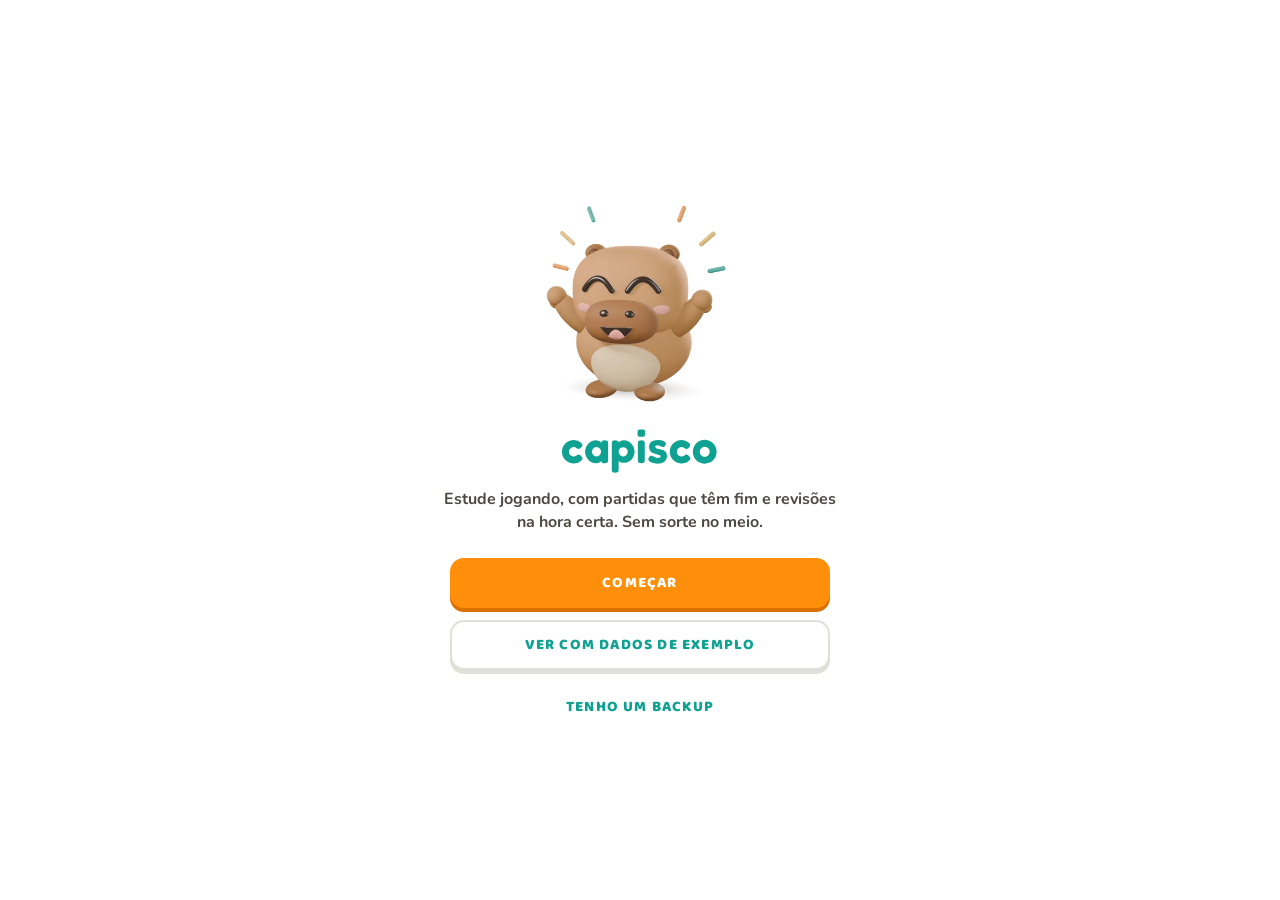
<file: jogo/index.html>
<!doctype html>
<html lang="pt-BR">
<head>
<meta charset="utf-8">
<meta name="viewport" content="width=device-width,initial-scale=1,viewport-fit=cover">
<title>Capisco</title>
<meta name="description" content="Capisco: estudo gamificado pelo método RAID. Partidas com fim, revisão espaçada e nenhuma sorte no meio.">
<meta name="theme-color" content="#0fa292">
<link rel="icon" href="app/icone.svg" type="image/svg+xml">
<link rel="stylesheet" href="../tokens.css">
<link rel="stylesheet" href="../components.css">
<link rel="stylesheet" href="ui/jogo.css">
<script>window.CAPI3D_BASE='../capi3d/sm/';window.CAPI3D_EXT='.webp';</script>
<script src="../capi.js"></script>
<script src="../marca/wordmark.js"></script>
<script src="core/conteudo/bio.js"></script>
<script src="core/conteudo/qui.js"></script>
<script src="core/conteudo/fis.js"></script>
<script src="core/conteudo/mat.js"></script>
<script src="core/conteudo/his.js"></script>
<script src="core/conteudo/geo.js"></script>
<script src="core/conteudo/por.js"></script>
<script src="core/conteudo/red.js"></script>
<script src="core/motor.js"></script>
<script src="core/estado.js"></script>
<script src="ui/icones.js"></script>
<script src="ui/base.js"></script>
<script src="ui/telas.js"></script>
<script src="ui/partida.js"></script>
</head>
<body>
<div id="raiz"></div>
<script>CAPISCO.app.montar('web');</script>
</body>
</html>
</file>
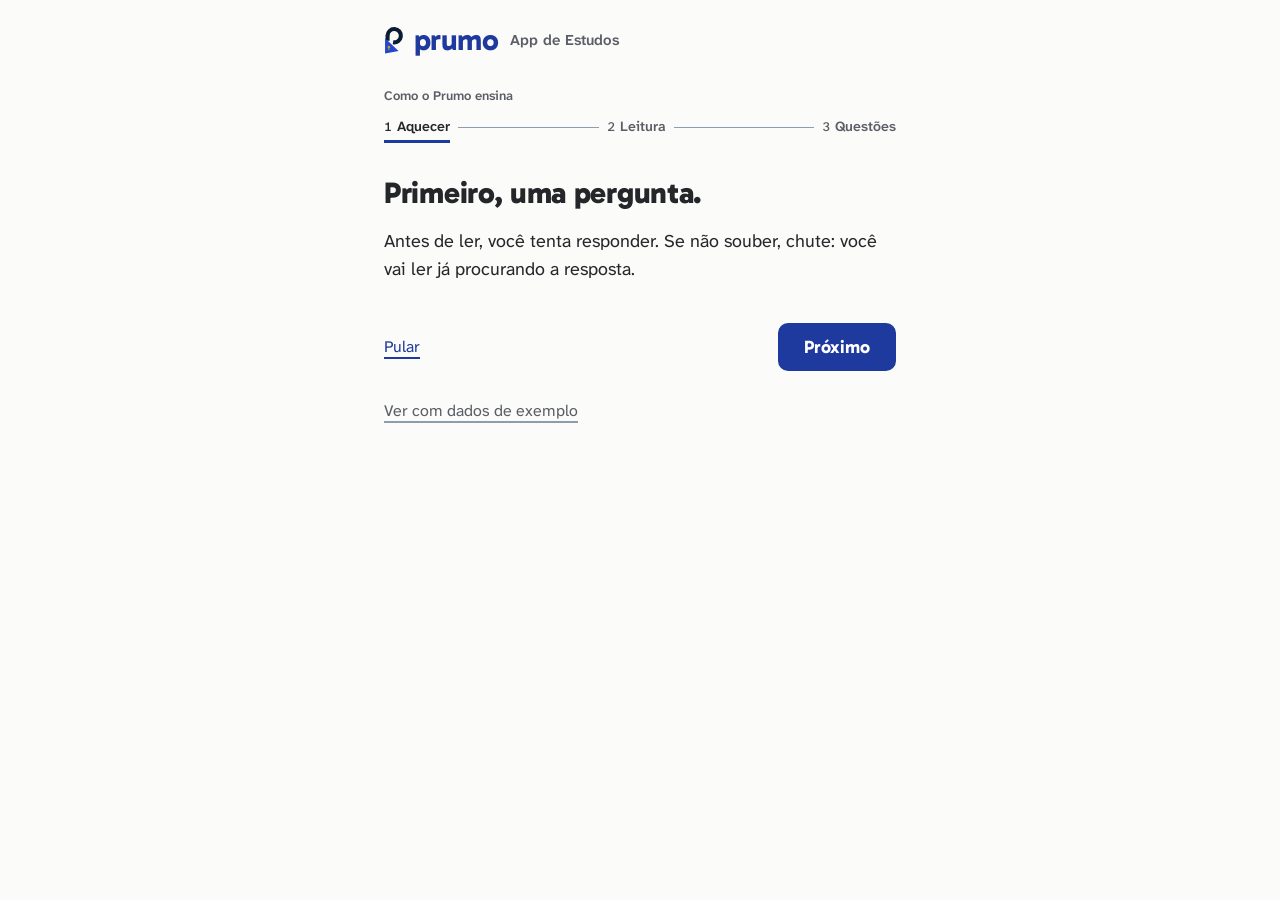
<file: prumo/index.html>
<!doctype html>
<html lang="pt-BR">
<head>
<meta charset="utf-8">
<meta name="viewport" content="width=device-width, initial-scale=1, viewport-fit=cover">
<meta name="theme-color" content="#fbfbf9" media="(prefers-color-scheme: light)">
<meta name="theme-color" content="#15171c" media="(prefers-color-scheme: dark)">
<meta name="color-scheme" content="light dark">
<meta name="description" content="Prumo · App de Estudos: uma missão curta nos dias que você escolhe, com pergunta antes de ler, questões do Enem e fim projetado. Seus dados ficam no seu aparelho.">
<title>Prumo · App de Estudos</title>
<link rel="manifest" href="manifest.webmanifest">
<link rel="icon" href="icone.svg" type="image/svg+xml">
<link rel="icon" href="icone-192.png" sizes="192x192" type="image/png">
<link rel="apple-touch-icon" href="apple-touch-icon.png">
<meta name="mobile-web-app-capable" content="yes">
<meta name="apple-mobile-web-app-capable" content="yes">
<meta name="apple-mobile-web-app-status-bar-style" content="default">
<meta name="apple-mobile-web-app-title" content="Prumo">
<link rel="preload" href="fontes/atkinson-hyperlegible-next-400-latin.woff2" as="font" type="font/woff2" crossorigin>
<link rel="preload" href="fontes/gabarito-700-latin.woff2" as="font" type="font/woff2" crossorigin>
<link rel="stylesheet" href="fontes/fontes.css">
<link rel="stylesheet" href="css/prumo.css">
<link rel="modulepreload" href="js/app.js">
<link rel="modulepreload" href="js/nucleo/nucleo.js">
<link rel="modulepreload" href="conteudo/mat-fa.js">
<script type="module" src="js/app.js"></script>
</head>
<body>
<div id="app" class="app sem-faixa">
  <main class="pu" id="abrindo">
    <p class="marca-prumo">prumo</p>
    <p id="abrindo-texto">Abrindo o caderno…</p>
  </main>
  <noscript><main class="pu"><p>O Prumo precisa de JavaScript ligado no navegador.</p></main></noscript>
</div>
<script>
  // Se o app não abriu em 10 s (primeiro acesso sem internet, por exemplo), diz o que fazer (c.12).
  setTimeout(function () {
    if (document.documentElement.dataset.pronto) return;
    var t = document.getElementById('abrindo-texto');
    if (!t) return;
    t.textContent = 'O Prumo precisa de internet só na primeira vez, para guardar o app neste aparelho. Conecte-se e abra de novo.';
    var b = document.createElement('button');
    b.className = 'botao botao-largo'; b.type = 'button'; b.textContent = 'Tentar de novo';
    b.onclick = function () { location.reload(); };
    t.parentNode.appendChild(b);
  }, 10000);
</script>
</body>
</html>
</file>
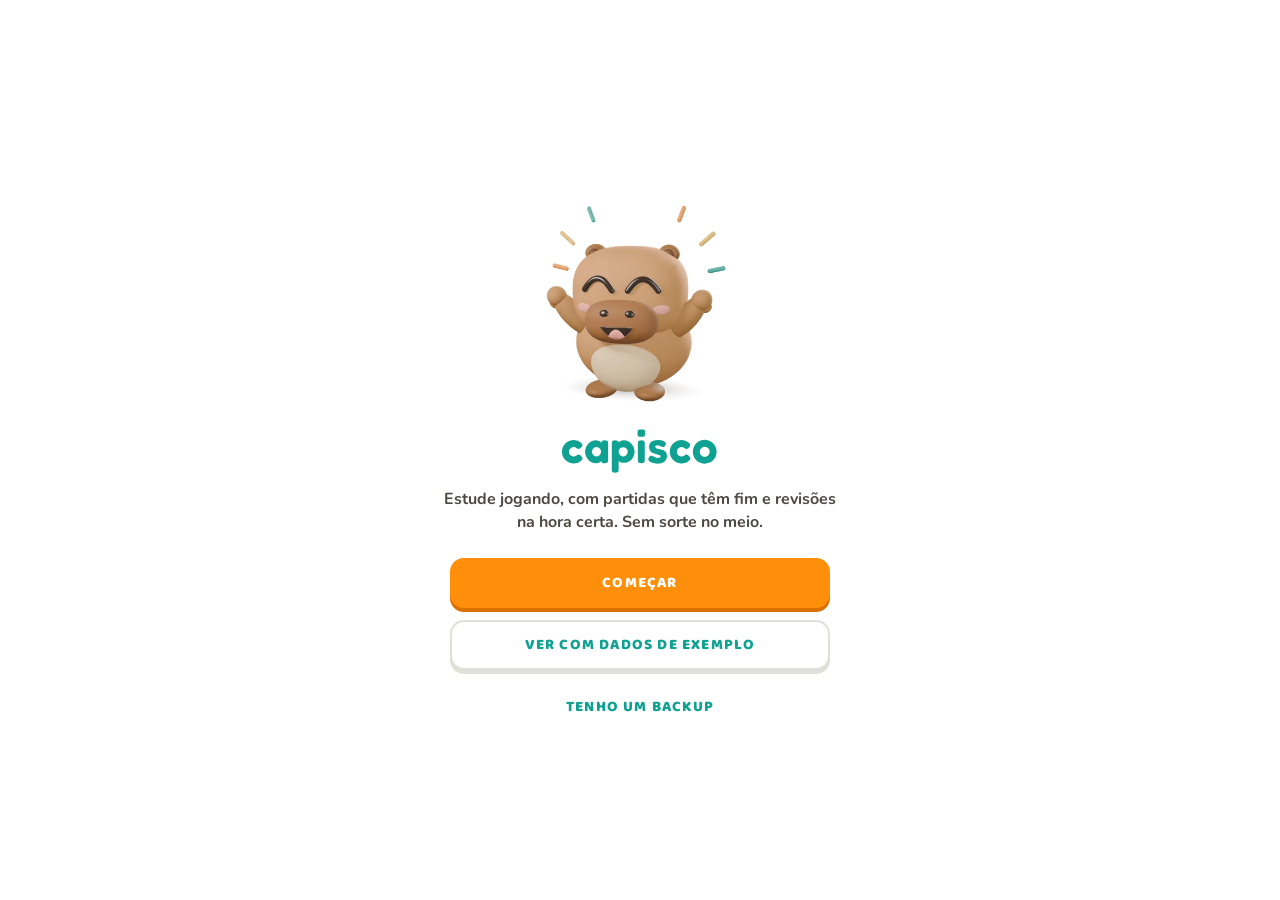
<file: jogo/app/index.html>
<!doctype html>
<html lang="pt-BR">
<head>
<meta charset="utf-8">
<meta name="viewport" content="width=device-width,initial-scale=1,viewport-fit=cover,maximum-scale=1">
<title>Capisco</title>
<meta name="theme-color" content="#0fa292">
<meta name="mobile-web-app-capable" content="yes">
<meta name="apple-mobile-web-app-capable" content="yes">
<meta name="apple-mobile-web-app-status-bar-style" content="default">
<meta name="apple-mobile-web-app-title" content="Capisco">
<link rel="manifest" href="manifest.webmanifest">
<link rel="icon" href="icone.svg" type="image/svg+xml">
<link rel="apple-touch-icon" href="apple-touch-icon.png">
<link rel="stylesheet" href="../../tokens.css">
<link rel="stylesheet" href="../../components.css">
<link rel="stylesheet" href="../ui/jogo.css">
<style>
  /* app: toque nativo, sem seleção acidental, rolagem só no conteúdo */
  body.app{overscroll-behavior-y:none;-webkit-user-select:none;user-select:none;touch-action:manipulation}
  body.app input,body.app textarea,body.app .cp-body,body.app .cp-source{-webkit-user-select:text;user-select:text}
  body.app .cp-btn,body.app .cp-opt,body.app .cp-node{-webkit-touch-callout:none}
</style>
<script>window.CAPI3D_BASE='../../capi3d/sm/';window.CAPI3D_EXT='.webp';</script>
<script src="../../capi.js"></script>
<script src="../../marca/wordmark.js"></script>
<script src="../core/conteudo/bio.js"></script>
<script src="../core/conteudo/qui.js"></script>
<script src="../core/conteudo/fis.js"></script>
<script src="../core/conteudo/mat.js"></script>
<script src="../core/conteudo/his.js"></script>
<script src="../core/conteudo/geo.js"></script>
<script src="../core/conteudo/por.js"></script>
<script src="../core/conteudo/red.js"></script>
<script src="../core/motor.js"></script>
<script src="../core/estado.js"></script>
<script src="../ui/icones.js"></script>
<script src="../ui/base.js"></script>
<script src="../ui/telas.js"></script>
<script src="../ui/partida.js"></script>
</head>
<body>
<div id="raiz"></div>
<script>
  const A = CAPISCO.app;
  // convite de instalação (Android / Chrome / Edge); no iOS: Compartilhar → Adicionar à Tela de Início
  let convite = null;
  window.addEventListener('beforeinstallprompt', e => {
    e.preventDefault(); convite = e; A.instalavel = true;
    if (/inicio|mais/.test(location.hash)) A.render();
  });
  A.instalar = async () => {
    if (!convite) return;
    convite.prompt();
    const r = await convite.userChoice;
    convite = null; A.instalavel = false; A.render();
    if (r.outcome === 'accepted') A.toast('Instalado. O Capisco agora abre como app.');
  };
  window.addEventListener('appinstalled', () => { A.instalavel = false; });
  if (matchMedia('(display-mode: standalone)').matches) document.documentElement.classList.add('instalado');
  // offline: service worker só funciona via http(s) ou localhost
  if ('serviceWorker' in navigator && location.protocol.startsWith('http')) navigator.serviceWorker.register('sw.js');
  A.montar('app');
</script>
</body>
</html>
</file>
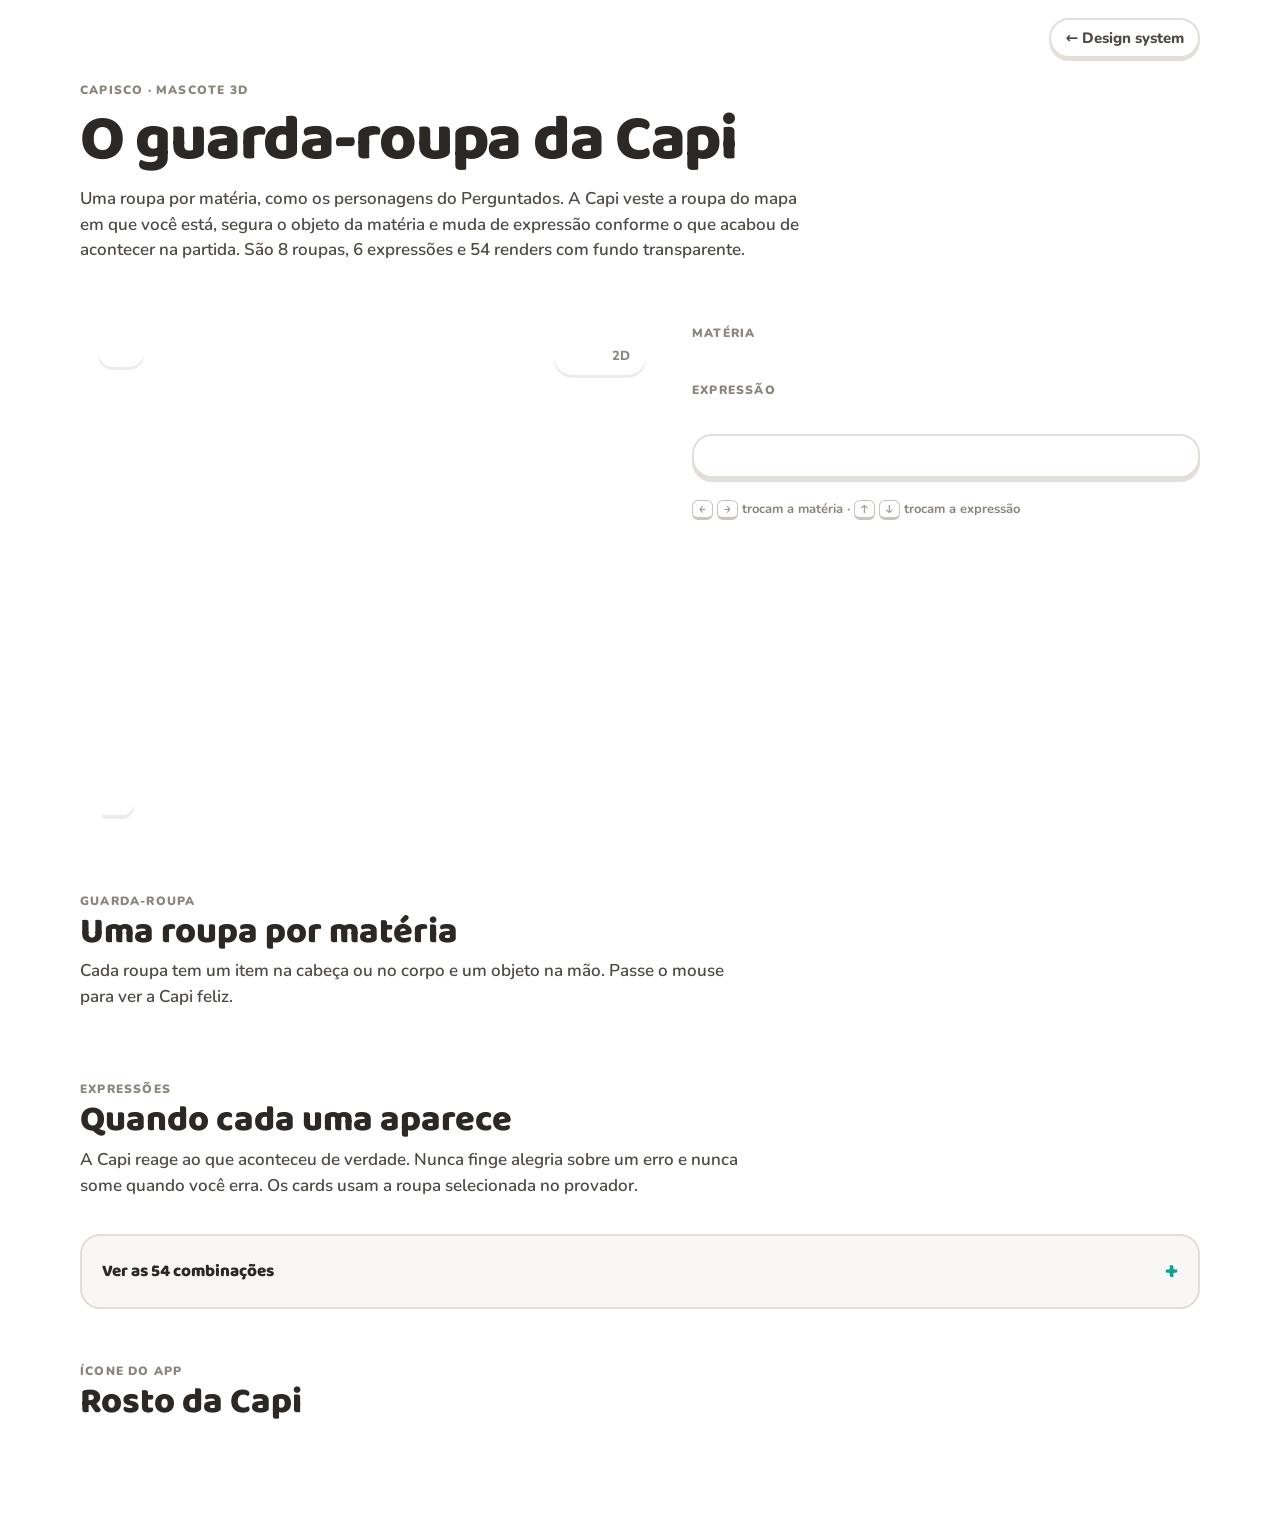
<file: capi.html>
<!doctype html>
<html lang="pt-BR">
<head>
<meta charset="utf-8">
<meta name="viewport" content="width=device-width,initial-scale=1">
<title>Capi · Guarda-roupa</title>
<link rel="stylesheet" href="tokens.css">
<link rel="stylesheet" href="components.css">
<script src="capi.js"></script>
<script src="marca/wordmark.js"></script>
<style>
body{background:var(--bg)}
.top{max-width:1160px;margin:0 auto;padding:18px 20px;display:flex;justify-content:space-between;align-items:center;gap:12px}
.top a.back{font:800 var(--fs-sm) var(--font-body);color:var(--text-soft);text-decoration:none;padding:8px 14px;border-radius:var(--r-pill);border:2px solid var(--line);box-shadow:0 3px 0 var(--line)}
.top a.back:hover{color:var(--brand);border-color:var(--brand);box-shadow:0 3px 0 var(--brand)}
main{max-width:1160px;margin:0 auto;padding:8px 20px 96px;display:flex;flex-direction:column;gap:56px}
.intro{display:flex;flex-direction:column;gap:10px;max-width:720px}

/* ---------- palco ---------- */
.stage{display:grid;grid-template-columns:minmax(0,1.15fr) minmax(0,1fr);gap:28px;align-items:stretch}
.big{position:relative;border-radius:var(--r-xl);min-height:520px;overflow:hidden;background:var(--sub-soft);box-shadow:0 var(--depth-lg) 0 var(--sub-shadow);transition:background var(--t-med) var(--ease-out),box-shadow var(--t-med)}
.big::before{content:"";position:absolute;inset:auto -10% -38% -10%;height:70%;background:radial-gradient(closest-side,var(--sub) 0%,transparent 100%);opacity:.28;transition:background var(--t-med)}
.big::after{content:"";position:absolute;inset:0;background-image:radial-gradient(var(--sub) 1.6px,transparent 1.8px);background-size:26px 26px;opacity:.13;mask-image:linear-gradient(#000,transparent 70%);-webkit-mask-image:linear-gradient(#000,transparent 70%)}
.big .tag{position:absolute;top:18px;left:18px;z-index:2;display:flex;align-items:center;gap:8px;background:var(--surface);border-radius:var(--r-pill);padding:8px 14px 8px 10px;font:800 15px var(--font-display);color:var(--text);box-shadow:0 3px 0 rgba(0,0,0,.08)}
.big .tag i{width:14px;height:14px;border-radius:50%;background:var(--sub)}
.big .mode{position:absolute;top:18px;right:18px;z-index:2;display:flex;background:var(--surface);border-radius:var(--r-pill);padding:4px;box-shadow:0 3px 0 rgba(0,0,0,.08)}
.big .mode button{border:0;background:none;border-radius:var(--r-pill);padding:6px 12px;font:800 13px var(--font-body);color:var(--text-muted);cursor:pointer}
.big .mode button[aria-pressed="true"]{background:var(--sub);color:#fff}
.figure{position:absolute;inset:40px 0 0;display:grid;place-items:end center;z-index:1}
.figure .float{animation:float 4.2s ease-in-out infinite;transform-origin:50% 90%}
.figure img,.figure svg{width:min(480px,92%);height:auto;display:block;filter:drop-shadow(0 18px 18px rgba(60,36,18,.12))}
.figure svg{width:min(360px,78%);margin-bottom:40px}
.figure .pop{animation:pop var(--t-slow) var(--ease-pop)}
@keyframes float{0%,100%{transform:translateY(0)}50%{transform:translateY(-10px)}}
@keyframes pop{0%{transform:scale(.86) translateY(14px);opacity:.3}100%{transform:none;opacity:1}}
.bubble{position:absolute;left:22px;bottom:24px;z-index:3;max-width:min(62%,300px);background:var(--surface);color:var(--text);border-radius:20px 20px 20px 6px;padding:12px 16px;font:700 var(--fs-sm)/1.4 var(--font-body);box-shadow:0 4px 0 rgba(0,0,0,.08)}
.bubble b{display:block;font:900 var(--fs-label) var(--font-body);letter-spacing:.08em;text-transform:uppercase;color:var(--sub-text);margin-bottom:2px}
@media (prefers-reduced-motion:reduce){.figure .float,.figure .pop{animation:none}}

.controls{display:flex;flex-direction:column;gap:22px}
.controls h2{margin:0}
.subs{display:grid;grid-template-columns:repeat(3,1fr);gap:10px}
.sub{--c:var(--brand);display:flex;align-items:center;gap:10px;border:2px solid var(--line);background:var(--surface);border-radius:var(--r-md);padding:8px 10px;cursor:pointer;box-shadow:0 3px 0 var(--line);font:800 14px var(--font-body);color:var(--text);text-align:left;transition:transform var(--t-fast),border-color var(--t-fast)}
.sub:hover{transform:translateY(-2px)}
.sub:active{transform:translateY(2px);box-shadow:0 1px 0 var(--line)}
.sub .av{width:38px;height:38px;border-radius:10px;background:color-mix(in srgb,var(--c) 18%,var(--surface));display:grid;place-items:center;overflow:hidden;flex:none}
.sub .av img{width:52px;height:52px;margin-top:6px}
.sub[aria-pressed="true"]{border-color:var(--c);box-shadow:0 3px 0 var(--c);color:var(--c)}
.exprs{display:grid;grid-template-columns:repeat(6,1fr);gap:8px}
.ex{display:flex;flex-direction:column;align-items:center;gap:2px;border:2px solid var(--line);background:var(--surface);border-radius:var(--r-md);padding:6px 4px 8px;cursor:pointer;box-shadow:0 3px 0 var(--line);font:800 12px var(--font-body);color:var(--text-soft)}
.ex img{width:100%;max-width:64px;aspect-ratio:1}
.ex[aria-pressed="true"]{border-color:var(--sub);box-shadow:0 3px 0 var(--sub);color:var(--sub-text)}
.info{display:flex;flex-direction:column;gap:10px}
.info .kv{display:grid;grid-template-columns:110px 1fr;gap:6px 12px;font:600 var(--fs-sm)/1.45 var(--font-body);color:var(--text-soft)}
.info .kv b{font:900 var(--fs-label) var(--font-body);letter-spacing:.08em;text-transform:uppercase;color:var(--text-muted);padding-top:3px}
.hint{font:700 var(--fs-xs) var(--font-body);color:var(--text-muted)}
.hint kbd{font:700 11px var(--font-mono);border:1.5px solid var(--line-strong);border-bottom-width:3px;border-radius:6px;padding:1px 6px;background:var(--surface)}

/* ---------- guarda-roupa ---------- */
.sec{display:flex;flex-direction:column;gap:18px}
.sec header{display:flex;flex-direction:column;gap:6px;max-width:680px}
.wardrobe{display:grid;grid-template-columns:repeat(4,1fr);gap:18px}
.slot{--c:var(--brand);position:relative;border:0;border-radius:var(--r-lg);padding:0 12px 16px;display:flex;flex-direction:column;align-items:center;gap:2px;cursor:pointer;background:var(--c);box-shadow:0 6px 0 color-mix(in srgb,var(--c) 70%,#000);transition:transform var(--t-fast);overflow:hidden;text-align:center}
.slot:hover{transform:translateY(-4px)}
.slot:active{transform:translateY(2px);box-shadow:0 2px 0 color-mix(in srgb,var(--c) 70%,#000)}
.slot .pic{position:relative;width:100%;aspect-ratio:1;margin-bottom:-8px}
.slot .pic img{position:absolute;inset:0;width:100%;height:100%;transition:opacity var(--t-med),transform var(--t-med) var(--ease-pop)}
.slot .pic img.alt{opacity:0}
.slot:hover .pic img.alt,.slot:focus-visible .pic img.alt{opacity:1;transform:translateY(-4px) scale(1.03)}
.slot:hover .pic img.main,.slot:focus-visible .pic img.main{opacity:0}
.slot b{font:800 20px var(--font-display);color:#fff;position:relative}
.slot small{font:700 12.5px/1.35 var(--font-body);color:rgba(255,255,255,.9);position:relative}
.moments{display:grid;grid-template-columns:repeat(6,1fr);gap:14px}
.moments .cp-card{display:flex;flex-direction:column;align-items:center;gap:4px;padding:10px 10px 14px;text-align:center}
.moments img{width:100%;aspect-ratio:1}
.moments b{font:800 17px var(--font-display)}
.moments small{font:700 12px/1.35 var(--font-body);color:var(--text-muted)}
details.all{border:2px solid var(--line);border-radius:var(--r-lg);background:var(--bg-soft)}
details.all summary{cursor:pointer;padding:16px 20px;font:800 var(--fs-body) var(--font-display);list-style:none;display:flex;justify-content:space-between;align-items:center}
details.all summary::after{content:"+";font:800 24px var(--font-display);color:var(--brand)}
details.all[open] summary::after{content:"−"}
.matrix{overflow-x:auto;padding:0 12px 16px}
.matrix table{border-collapse:separate;border-spacing:6px;margin:0 auto}
.matrix th{font:900 11px var(--font-body);letter-spacing:.06em;text-transform:uppercase;color:var(--text-muted);padding:4px;text-align:center}
.matrix th.r{text-align:right;white-space:nowrap}
.matrix td{background:var(--surface);border-radius:12px;padding:0}
.matrix td img{width:92px;height:92px;display:block;cursor:pointer}
.icons{display:flex;gap:16px;align-items:center;flex-wrap:wrap}
@media(max-width:900px){.stage{grid-template-columns:1fr}.big{min-height:440px}.wardrobe{grid-template-columns:repeat(2,1fr)}.moments{grid-template-columns:repeat(3,1fr)}.subs{grid-template-columns:repeat(2,1fr)}}
@media(max-width:480px){.exprs{grid-template-columns:repeat(3,1fr)}.big{min-height:380px}.bubble{max-width:75%}}
</style>
</head>
<body>
<div class="top">
 <a href="index.html" id="topLogo" style="text-decoration:none"></a>
 <a class="back" href="index.html#capi">← Design system</a>
</div>
<main>
 <header class="intro">
  <span class="cp-label">Capisco · Mascote 3D</span>
  <h1 class="cp-hero">O guarda-roupa da Capi</h1>
  <p class="cp-body">Uma roupa por matéria, como os personagens do Perguntados. A Capi veste a roupa do mapa em que você está, segura o objeto da matéria e muda de expressão conforme o que acabou de acontecer na partida. São 8 roupas, 6 expressões e 54 renders com fundo transparente.</p>
 </header>

 <section class="stage" aria-label="Provador">
  <div class="big" id="big">
   <span class="tag"><i></i><span id="tagName"></span></span>
   <div class="mode" role="group" aria-label="Versão">
    <button data-mode="3d" aria-pressed="true">3D</button><button data-mode="2d" aria-pressed="false">2D</button>
   </div>
   <div class="figure"><div class="float" id="fig"></div></div>
   <div class="bubble" id="bubble" aria-live="polite"></div>
  </div>
  <div class="controls">
   <div><span class="cp-label">Matéria</span><div class="subs" id="subs" style="margin-top:10px"></div></div>
   <div><span class="cp-label">Expressão</span><div class="exprs" id="exs" style="margin-top:10px"></div></div>
   <div class="cp-card info" id="info"></div>
   <span class="hint"><kbd>←</kbd> <kbd>→</kbd> trocam a matéria · <kbd>↑</kbd> <kbd>↓</kbd> trocam a expressão</span>
  </div>
 </section>

 <section class="sec">
  <header><span class="cp-label">Guarda-roupa</span><h2 class="cp-h1">Uma roupa por matéria</h2>
  <p class="cp-body">Cada roupa tem um item na cabeça ou no corpo e um objeto na mão. Passe o mouse para ver a Capi feliz.</p></header>
  <div class="wardrobe" id="wardrobe"></div>
 </section>

 <section class="sec">
  <header><span class="cp-label">Expressões</span><h2 class="cp-h1">Quando cada uma aparece</h2>
  <p class="cp-body">A Capi reage ao que aconteceu de verdade. Nunca finge alegria sobre um erro e nunca some quando você erra. Os cards usam a roupa selecionada no provador.</p></header>
  <div class="moments" id="moments"></div>
  <details class="all">
   <summary>Ver as 54 combinações</summary>
   <div class="matrix" id="matrix"></div>
  </details>
 </section>

 <section class="sec">
  <header><span class="cp-label">Ícone do app</span><h2 class="cp-h1">Rosto da Capi</h2></header>
  <div class="icons" id="icons"></div>
 </section>
</main>
<script>
const ROUPAS={
 nenhuma:{n:'Capi',c:'#0fa292',txt:'#08685e',bg:'#e6f8f5',emoji:'🌿',d:'Visual padrão, usado na home, no onboarding e na tela de fim.',itens:'Nenhum'},
 bio:{n:'Biologia',c:'#58b847',txt:'#3f8f2f',bg:'#e9f7e4',emoji:'🧬',d:'Jaleco com caneta no bolso, brotinho na cabeça e tubo de ensaio.',itens:'Jaleco · tubo de ensaio'},
 qui:{n:'Química',c:'#3fa9f5',txt:'#1a7fca',bg:'#e3f2fe',emoji:'⚗️',d:'Óculos de proteção na testa e um béquer borbulhando.',itens:'Óculos de proteção · béquer'},
 fis:{n:'Física',c:'#8b6cff',txt:'#6a45e6',bg:'#efe9ff',emoji:'⚛️',d:'Átomo girando sobre a cabeça e a maçã do Newton.',itens:'Átomo · maçã'},
 mat:{n:'Matemática',c:'#ff7a6b',txt:'#d9493a',bg:'#ffecea',emoji:'📐',d:'Óculos quadrados e calculadora com π no visor.',itens:'Óculos quadrados · calculadora'},
 his:{n:'História',c:'#e0a100',txt:'#8a6200',bg:'#fff5d6',emoji:'🏛️',d:'Coroa de louros e um pergaminho com selo de cera.',itens:'Coroa de louros · pergaminho'},
 geo:{n:'Geografia',c:'#0b8577',txt:'#08685e',bg:'#e6f8f5',emoji:'🧭',d:'Chapéu de explorador e um globo na mão.',itens:'Chapéu de explorador · globo'},
 por:{n:'Português',c:'#c98a4b',txt:'#9c6634',bg:'#f6e3cc',emoji:'📖',d:'Boina de poeta e livro aberto.',itens:'Boina · livro'},
 red:{n:'Redação',c:'#e05c9a',txt:'#b83e78',bg:'#fde8f2',emoji:'✍️',d:'Cachecol de escritor, caneta numa mão e folha pautada na outra.',itens:'Cachecol · caneta · folha'}
};
const EXPR={
 neutra:{n:'Neutra',q:'Mapa e briefing',fala:'Bora ver o que tem pra hoje?'},
 feliz:{n:'Feliz',q:'Acerto e subida de caixa',fala:'Isso! Esse tópico subiu de caixa.'},
 pensando:{n:'Pensando',q:'Depois de um erro, com calma',fala:'Hmm, olha de novo esse trecho da apostila.'},
 quase:{n:'Quase',q:'Acerto parcial',fala:'Quase! Falta só uma parte.'},
 comemora:{n:'Comemora',q:'Só no fim da rodada',fala:'Rodada fechada. Mandou bem!'},
 dormindo:{n:'Dormindo',q:'Fim da partida: hora de descansar',fala:'Pronto por hoje. Amanhã tem mais.'}
};
$0,EK=Object.keys(EXPR);
const $=id=>document.getElementById(id);
let cur={roupa:'bio',expr:'feliz',mode:'3d'};
try{const s=JSON.parse(localStorage.getItem('capi-provador')||'null');if(s&&ROUPAS[s.roupa]&&EXPR[s.expr])cur={...cur,...s}}catch(e){}
const save=()=>{try{localStorage.setItem('capi-provador',JSON.stringify(cur))}catch(e){}};
const img=(e,r,cls='')=>`<img class="${cls}" src="${capi3dSrc(e,r)}" alt="Capi ${EXPR[e].n.toLowerCase()} · ${ROUPAS[r].n}" loading="lazy" decoding="async">`;

function paintVars(){
 const r=ROUPAS[cur.roupa],b=$('big');
 b.style.setProperty('--sub',r.c);b.style.setProperty('--sub-text',r.txt);
 b.style.setProperty('--sub-soft',r.bg);b.style.setProperty('--sub-shadow',r.c+'55');
 document.documentElement.style.setProperty('--sub',r.c);document.documentElement.style.setProperty('--sub-text',r.txt);
}
function drawFigure(){
 const fig=$('fig');
 fig.innerHTML=cur.mode==='3d'
  ?`<img src="${capi3dSrc(cur.expr,cur.roupa)}" alt="Capi ${EXPR[cur.expr].n.toLowerCase()} vestida de ${ROUPAS[cur.roupa].n}">`
  :capi({expr:cur.expr,roupa:cur.roupa,size:360});
 fig.firstElementChild.classList.add('pop');
}
function draw(){
 const r=ROUPAS[cur.roupa],e=EXPR[cur.expr];
 paintVars();drawFigure();
 $('tagName').textContent=r.n;
 $('bubble').innerHTML=`<b>${e.q}</b>${e.fala}`;
 $('info').innerHTML=`<h3 class="cp-h3" style="color:${r.txt}">${r.emoji} ${r.n} · ${e.n.toLowerCase()}</h3>
  <p class="cp-body" style="margin:0">${r.d}</p>
  <div class="kv"><b>Itens</b><span>${r.itens}</span><b>Aparece</b><span>${e.q}</span><b>Arquivo</b><span><code>${capi3dSrc(cur.expr,cur.roupa)}</code></span></div>`;
 document.querySelectorAll('[data-r]').forEach(b=>b.matches('.sub')&&b.setAttribute('aria-pressed',b.dataset.r===cur.roupa));
 $('exs').innerHTML=EK.map(k=>`<button class="ex" data-e="${k}" aria-pressed="${k===cur.expr}">${img(k,cur.roupa)}${EXPR[k].n}</button>`).join('');
 document.querySelectorAll('[data-mode]').forEach(b=>b.setAttribute('aria-pressed',b.dataset.mode===cur.mode));
 $('moments').innerHTML=EK.map(k=>`<button class="cp-card" data-e="${k}" style="cursor:pointer;border-width:2px">${img(k,cur.roupa)}<b>${EXPR[k].n}</b><small>${EXPR[k].q}</small></button>`).join('');
 save();
 // pré-carrega vizinhos para a troca ser instantânea
 EK.forEach(k=>{new Image().src=capi3dSrc(k,cur.roupa)});
}

$('subs').innerHTML=RK.map(k=>`<button class="sub" data-r="${k}" style="--c:${ROUPAS[k].c}"><span class="av">${img('neutra',k)}</span>${ROUPAS[k].n}</button>`).join('');
$('wardrobe').innerHTML=RK.filter(k=>k!=='nenhuma').map(k=>{const r=ROUPAS[k];return `<button class="slot" data-r="${k}" data-top style="--c:${r.c}">
 <span class="pic">${img('neutra',k,'main')}${img('feliz',k,'alt')}</span><b>${r.emoji} ${r.n}</b><small>${r.itens}</small></button>`}).join('');
$('matrix').innerHTML=`<table><thead><tr><th></th>${EK.map(k=>`<th>${EXPR[k].n}</th>`).join('')}</tr></thead><tbody>${
 RK.map(r=>`<tr><th class="r">${ROUPAS[r].n}</th>${EK.map(e=>`<td>${img(e,r).replace('<img','<img data-r="'+r+'" data-e="'+e+'" data-top')}</td>`).join('')}</tr>`).join('')}</tbody></table>`;
$('icons').innerHTML=[120,80,48,28].map(s=>capiIcon(s)).join('')+capiIcon(80,'#2b2825')+capiIcon(80,'#58b847');

document.addEventListener('click',ev=>{
 const b=ev.target.closest('[data-r],[data-e],[data-mode]');if(!b)return;
 if(b.dataset.r)cur.roupa=b.dataset.r;
 if(b.dataset.e)cur.expr=b.dataset.e;
 if(b.dataset.mode)cur.mode=b.dataset.mode;
 draw();
 if(b.hasAttribute('data-top'))$('big').scrollIntoView({behavior:'smooth',block:'center'});
});
document.addEventListener('keydown',ev=>{
 if(ev.target.closest('input,textarea'))return;
 const r=$('big').getBoundingClientRect();if(r.bottom<0||r.top>innerHeight)return;
 const step=(arr,v,d)=>arr[(arr.indexOf(v)+d+arr.length)%arr.length];
 if(ev.key==='ArrowRight'||ev.key==='ArrowLeft'){cur.roupa=step(RK,cur.roupa,ev.key==='ArrowRight'?1:-1);draw();ev.preventDefault()}
 if(ev.key==='ArrowDown'||ev.key==='ArrowUp'){cur.expr=step(EK,cur.expr,ev.key==='ArrowDown'?1:-1);draw();ev.preventDefault()}
});
$('topLogo').innerHTML=capiscoLogo({size:28});
draw();
</script>
</body>
</html>
</file>
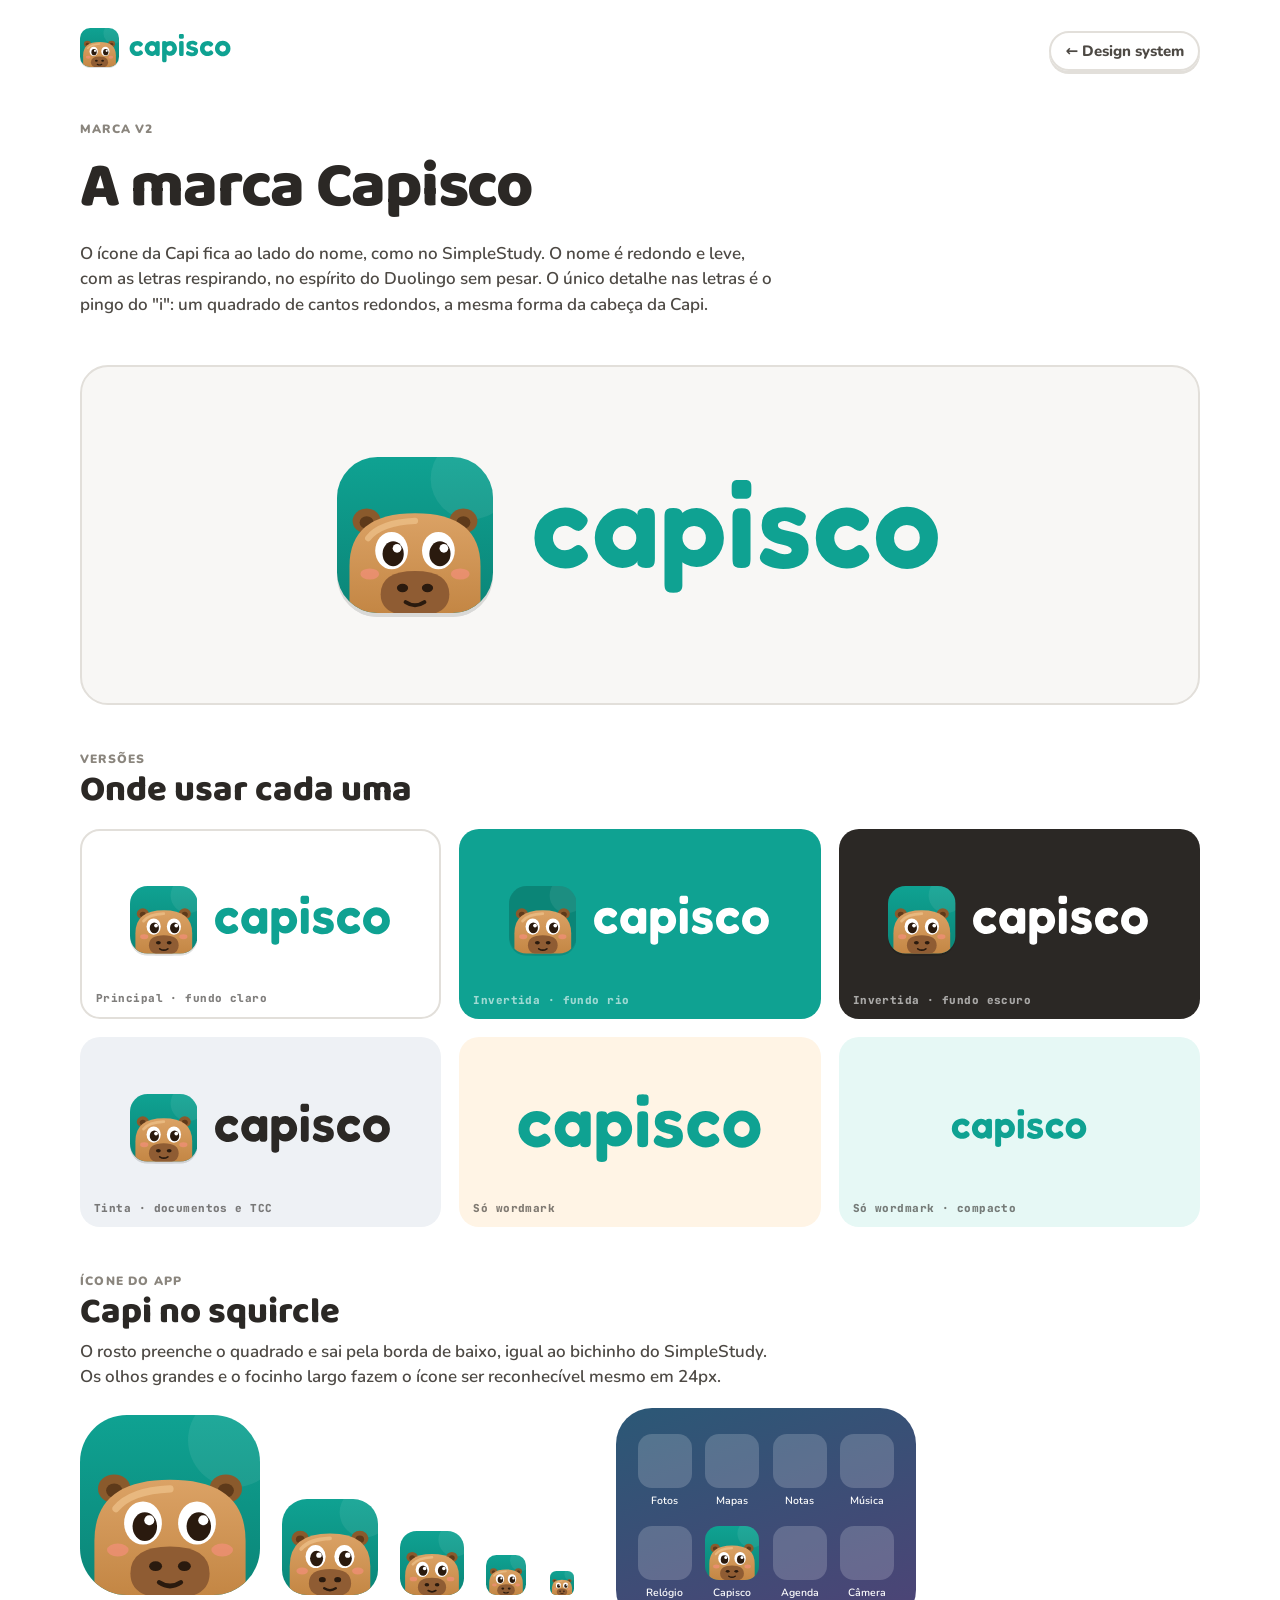
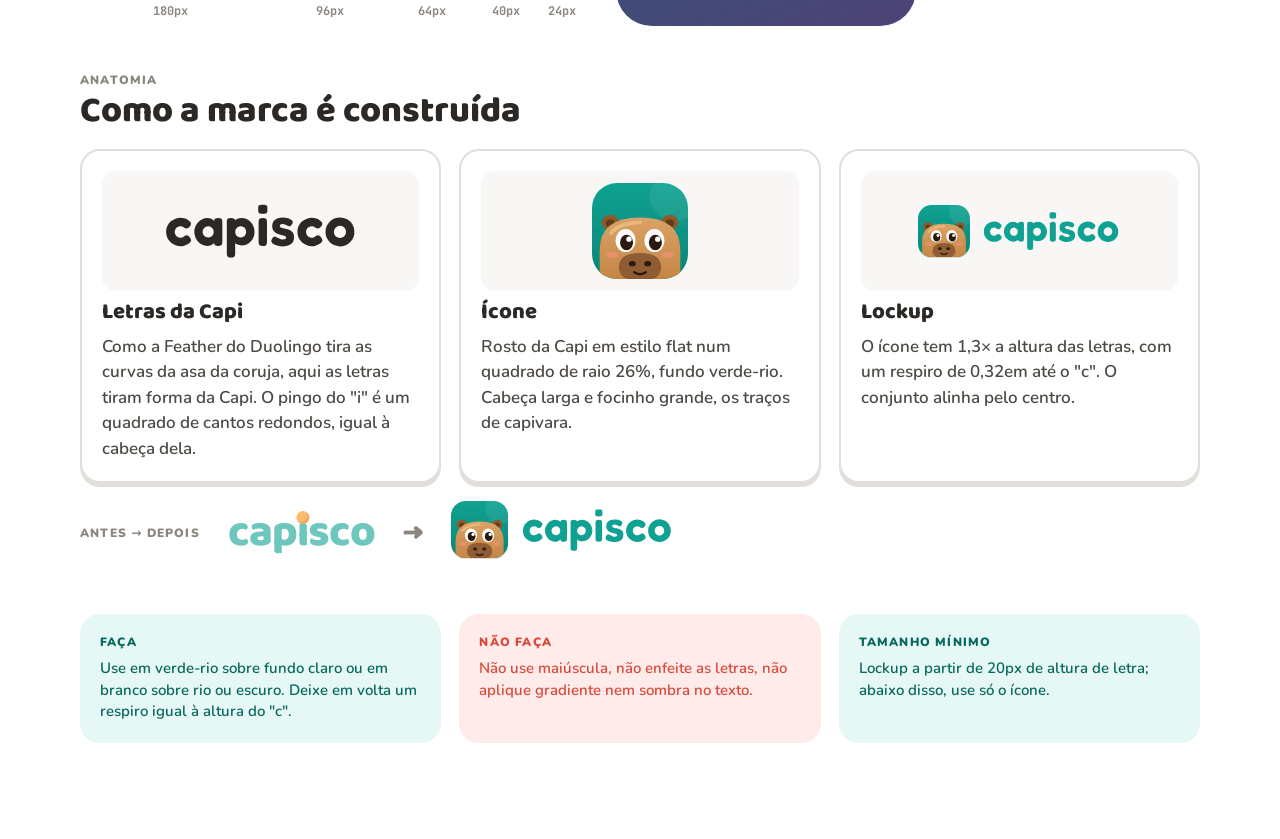
<file: logo.html>
<!doctype html>
<html lang="pt-BR">
<head>
<meta charset="utf-8">
<meta name="viewport" content="width=device-width,initial-scale=1">
<title>Capisco · Marca</title>
<link rel="stylesheet" href="tokens.css">
<link rel="stylesheet" href="components.css">
<script src="capi.js"></script>
<script src="marca/wordmark.js"></script>
<style>
body{background:var(--bg)}
main{max-width:1160px;margin:0 auto;padding:28px 20px 96px;display:flex;flex-direction:column;gap:48px}
.top{display:flex;justify-content:space-between;align-items:center}
.top a.back{font:800 var(--fs-sm) var(--font-body);color:var(--text-soft);text-decoration:none;padding:8px 14px;border-radius:var(--r-pill);border:2px solid var(--line);box-shadow:0 3px 0 var(--line)}
.sec{display:flex;flex-direction:column;gap:18px}
.sec header{display:flex;flex-direction:column;gap:6px;max-width:700px}
.hero{border-radius:var(--r-xl);background:var(--bg-soft);border:2px solid var(--line);min-height:340px;display:grid;place-items:center;padding:40px 20px}
.grid{display:grid;gap:18px}.g2{grid-template-columns:repeat(2,1fr)}.g3{grid-template-columns:repeat(3,1fr)}
.tile{border-radius:var(--r-lg);min-height:190px;display:grid;place-items:center;padding:28px 16px;position:relative;overflow:hidden}
.tile .cap{position:absolute;left:14px;bottom:12px;font:800 11px var(--font-mono);letter-spacing:.04em;opacity:.6}
.icons{display:flex;gap:22px;align-items:flex-end;flex-wrap:wrap}
.icons figure{margin:0;display:flex;flex-direction:column;align-items:center;gap:8px;font:700 12px var(--font-mono);color:var(--text-muted)}
.home{width:300px;border-radius:36px;padding:26px 20px;background:linear-gradient(160deg,#2b5876,#4e4376);display:grid;grid-template-columns:repeat(4,1fr);gap:18px 10px}
.home .app{display:flex;flex-direction:column;align-items:center;gap:5px;font:600 10.5px var(--font-body);color:#fff}
.home .app .ph{width:54px;height:54px;border-radius:14px;background:rgba(255,255,255,.18)}
.anatomy{display:grid;grid-template-columns:1fr 1fr 1fr;gap:18px}
.anatomy .cp-card{display:flex;flex-direction:column;gap:8px}
.anatomy .cp-card .demo{height:120px;display:grid;place-items:center;background:var(--bg-soft);border-radius:var(--r-md)}
.do,.dont{border-radius:var(--r-lg);padding:var(--s-5);display:flex;flex-direction:column;gap:var(--s-2);font:600 var(--fs-sm)/1.45 var(--font-body)}
.do{background:var(--ok-soft);color:var(--ok-text)}.dont{background:var(--due-soft);color:var(--coral-600)}
.do b,.dont b{font:900 var(--fs-label) var(--font-body);letter-spacing:.1em;text-transform:uppercase}
.cmp{display:flex;gap:28px;align-items:center;flex-wrap:wrap}
.cmp .old{opacity:.6}
@media(max-width:820px){.g2,.g3,.anatomy{grid-template-columns:1fr}.hero{min-height:240px}}
</style>
</head>
<body>
<main>
 <div class="top"><span id="topLogo"></span><a class="back" href="index.html#logo">← Design system</a></div>

 <header class="sec"><span class="cp-label">Marca v2</span><h1 class="cp-hero">A marca Capisco</h1>
  <p class="cp-body" style="max-width:700px">O ícone da Capi fica ao lado do nome, como no SimpleStudy. O nome é redondo e leve, com as letras respirando, no espírito do Duolingo sem pesar. O único detalhe nas letras é o pingo do "i": um quadrado de cantos redondos, a mesma forma da cabeça da Capi.</p>
 </header>

 <div class="hero" id="hero"></div>

 <section class="sec">
  <header><span class="cp-label">Versões</span><h2 class="cp-h1">Onde usar cada uma</h2></header>
  <div class="grid g3">
   <div class="tile" style="background:#fff;border:2px solid var(--line)"><span id="v1"></span><span class="cap">Principal · fundo claro</span></div>
   <div class="tile" style="background:var(--brand)"><span id="v2"></span><span class="cap" style="color:#fff">Invertida · fundo rio</span></div>
   <div class="tile" style="background:var(--n-900)"><span id="v3"></span><span class="cap" style="color:#fff">Invertida · fundo escuro</span></div>
   <div class="tile" style="background:#eef1f5"><span id="v4"></span><span class="cap">Tinta · documentos e TCC</span></div>
   <div class="tile" style="background:var(--tang-50)"><span id="v5"></span><span class="cap">Só wordmark</span></div>
   <div class="tile" style="background:var(--rio-50)"><span id="v6"></span><span class="cap">Só wordmark · compacto</span></div>
  </div>
 </section>

 <section class="sec">
  <header><span class="cp-label">Ícone do app</span><h2 class="cp-h1">Capi no squircle</h2>
  <p class="cp-body">O rosto preenche o quadrado e sai pela borda de baixo, igual ao bichinho do SimpleStudy. Os olhos grandes e o focinho largo fazem o ícone ser reconhecível mesmo em 24px.</p></header>
  <div class="row" style="display:flex;gap:40px;align-items:center;flex-wrap:wrap">
   <div class="icons" id="icons"></div>
   <div class="home" id="home"></div>
  </div>
 </section>

 <section class="sec">
  <header><span class="cp-label">Anatomia</span><h2 class="cp-h1">Como a marca é construída</h2></header>
  <div class="anatomy">
   <div class="cp-card"><div class="demo" id="a1"></div><b class="cp-h3">Letras da Capi</b><p class="cp-body" style="margin:0">Como a Feather do Duolingo tira as curvas da asa da coruja, aqui as letras tiram forma da Capi. O pingo do "i" é um quadrado de cantos redondos, igual à cabeça dela.</p></div>
   <div class="cp-card"><div class="demo" id="a2"></div><b class="cp-h3">Ícone</b><p class="cp-body" style="margin:0">Rosto da Capi em estilo flat num quadrado de raio 26%, fundo verde-rio. Cabeça larga e focinho grande, os traços de capivara.</p></div>
   <div class="cp-card"><div class="demo" id="a3"></div><b class="cp-h3">Lockup</b><p class="cp-body" style="margin:0">O ícone tem 1,3× a altura das letras, com um respiro de 0,32em até o "c". O conjunto alinha pelo centro.</p></div>
  </div>
  <div class="cmp"><span class="cp-label">Antes → depois</span><span class="cp-logo old" style="font-size:44px"><span class="wm">cap<span class="i">ı</span>sco</span></span><span style="font:800 28px var(--font-display);color:var(--text-muted)">→</span><span id="after"></span></div>
 </section>

 <section class="sec">
  <div class="grid g3">
   <div class="do"><b>Faça</b>Use em verde-rio sobre fundo claro ou em branco sobre rio ou escuro. Deixe em volta um respiro igual à altura do "c".</div>
   <div class="dont"><b>Não faça</b>Não use maiúscula, não enfeite as letras, não aplique gradiente nem sombra no texto.</div>
   <div class="do"><b>Tamanho mínimo</b>Lockup a partir de 20px de altura de letra; abaixo disso, use só o ícone.</div>
  </div>
 </section>
</main>
<script>
const $=id=>document.getElementById(id);
$('topLogo').innerHTML=capiscoLogo({size:30});
$('hero').innerHTML=capiscoLogo({size:120});
$('v1').innerHTML=capiscoLogo({size:52});
$('v2').innerHTML=capiscoLogo({size:52,variant:'inverse'});
$('v3').innerHTML=capiscoLogo({size:52,variant:'inverse',iconBg:'#0fa292'});
$('v4').innerHTML=capiscoLogo({size:52,variant:'ink'});
$('v5').innerHTML=capiscoLogo({size:72,icon:false});
$('v6').innerHTML=capiscoLogo({size:40,icon:false});
$('icons').innerHTML=[180,96,64,40,24].map(s=>`<figure>${capiscoIcon(s)}<span>${s}px</span></figure>`).join('');
const apps=['Fotos','Mapas','Notas','Música','Relógio','Capisco','Agenda','Câmera'];
$('home').innerHTML=apps.map(n=>`<div class="app">${n==='Capisco'?capiscoIcon(54):'<span class="ph"></span>'}${n}</div>`).join('');
$('a1').innerHTML=capiscoLogo({size:56,icon:false,variant:'ink'});
$('a2').innerHTML=capiscoIcon(96);
$('a3').innerHTML=capiscoLogo({size:40});
$('after').innerHTML=capiscoLogo({size:44});
</script>
</body>
</html>
</file>
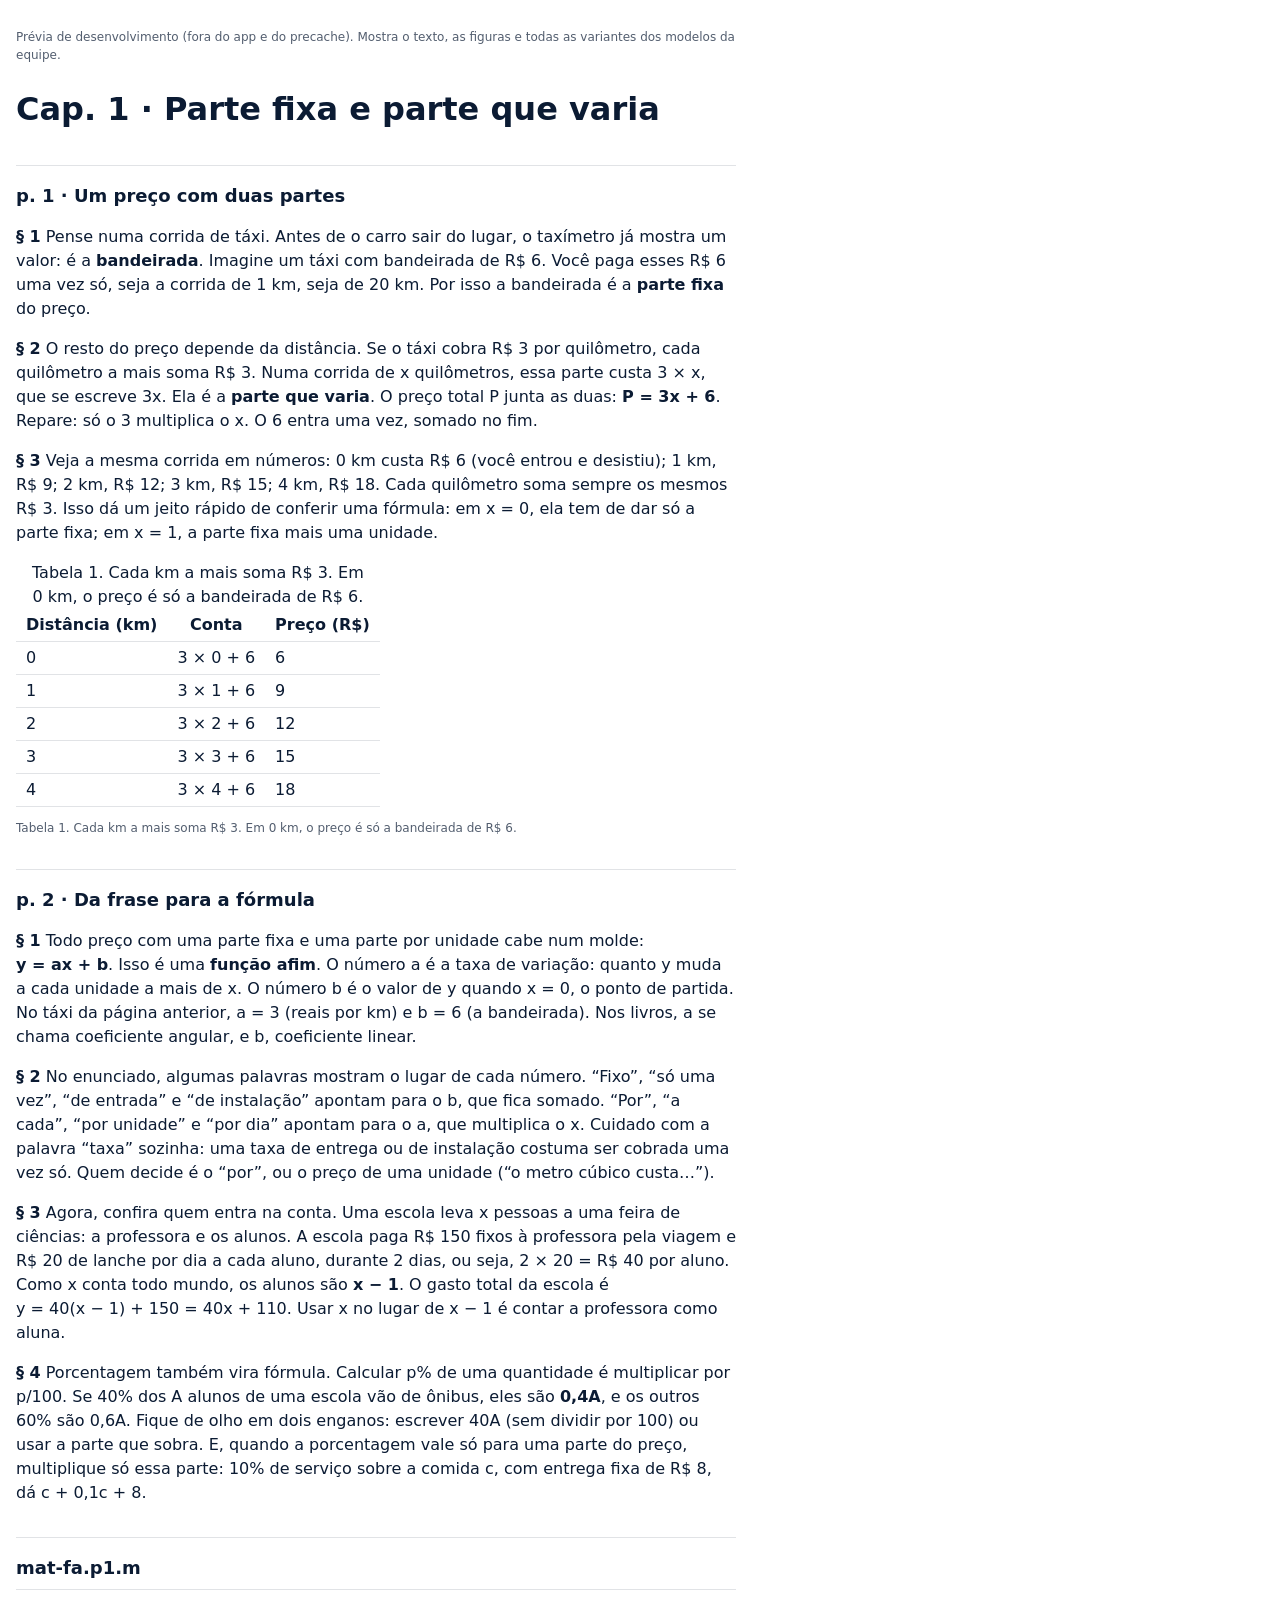
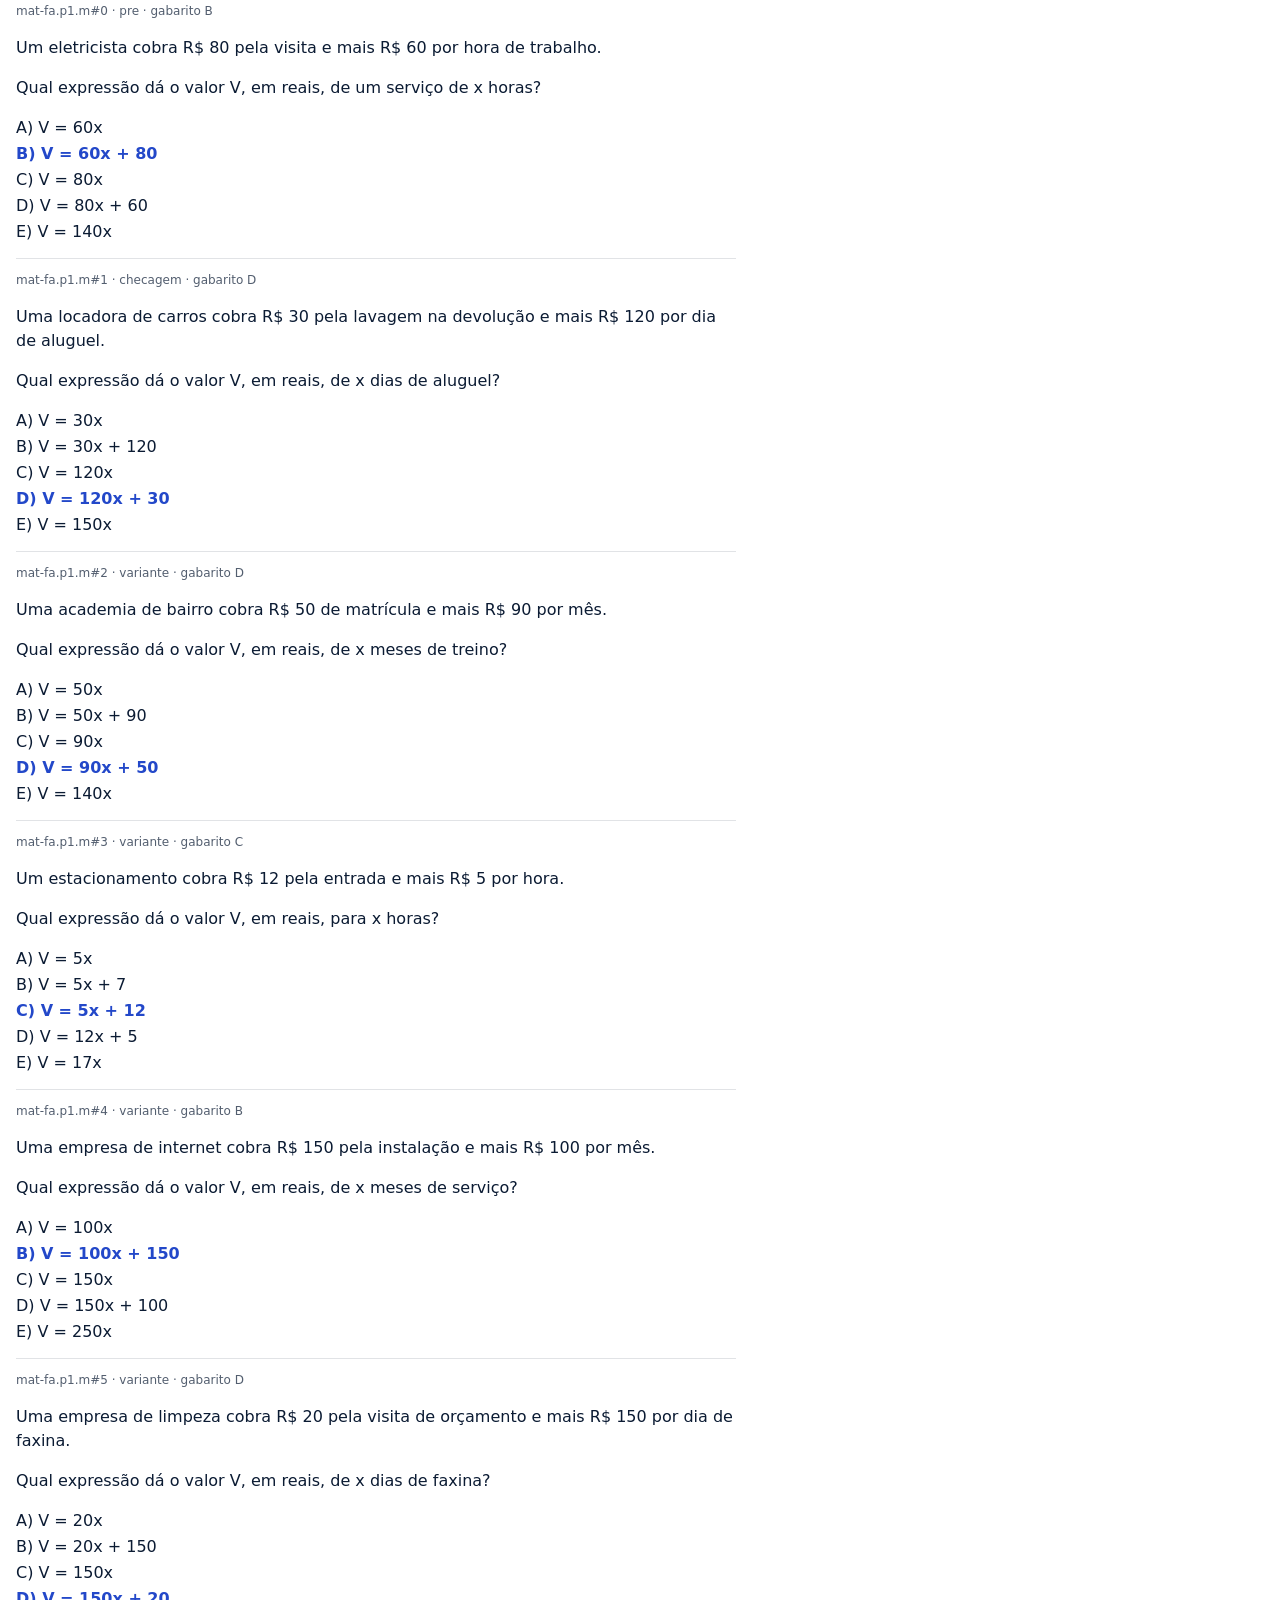
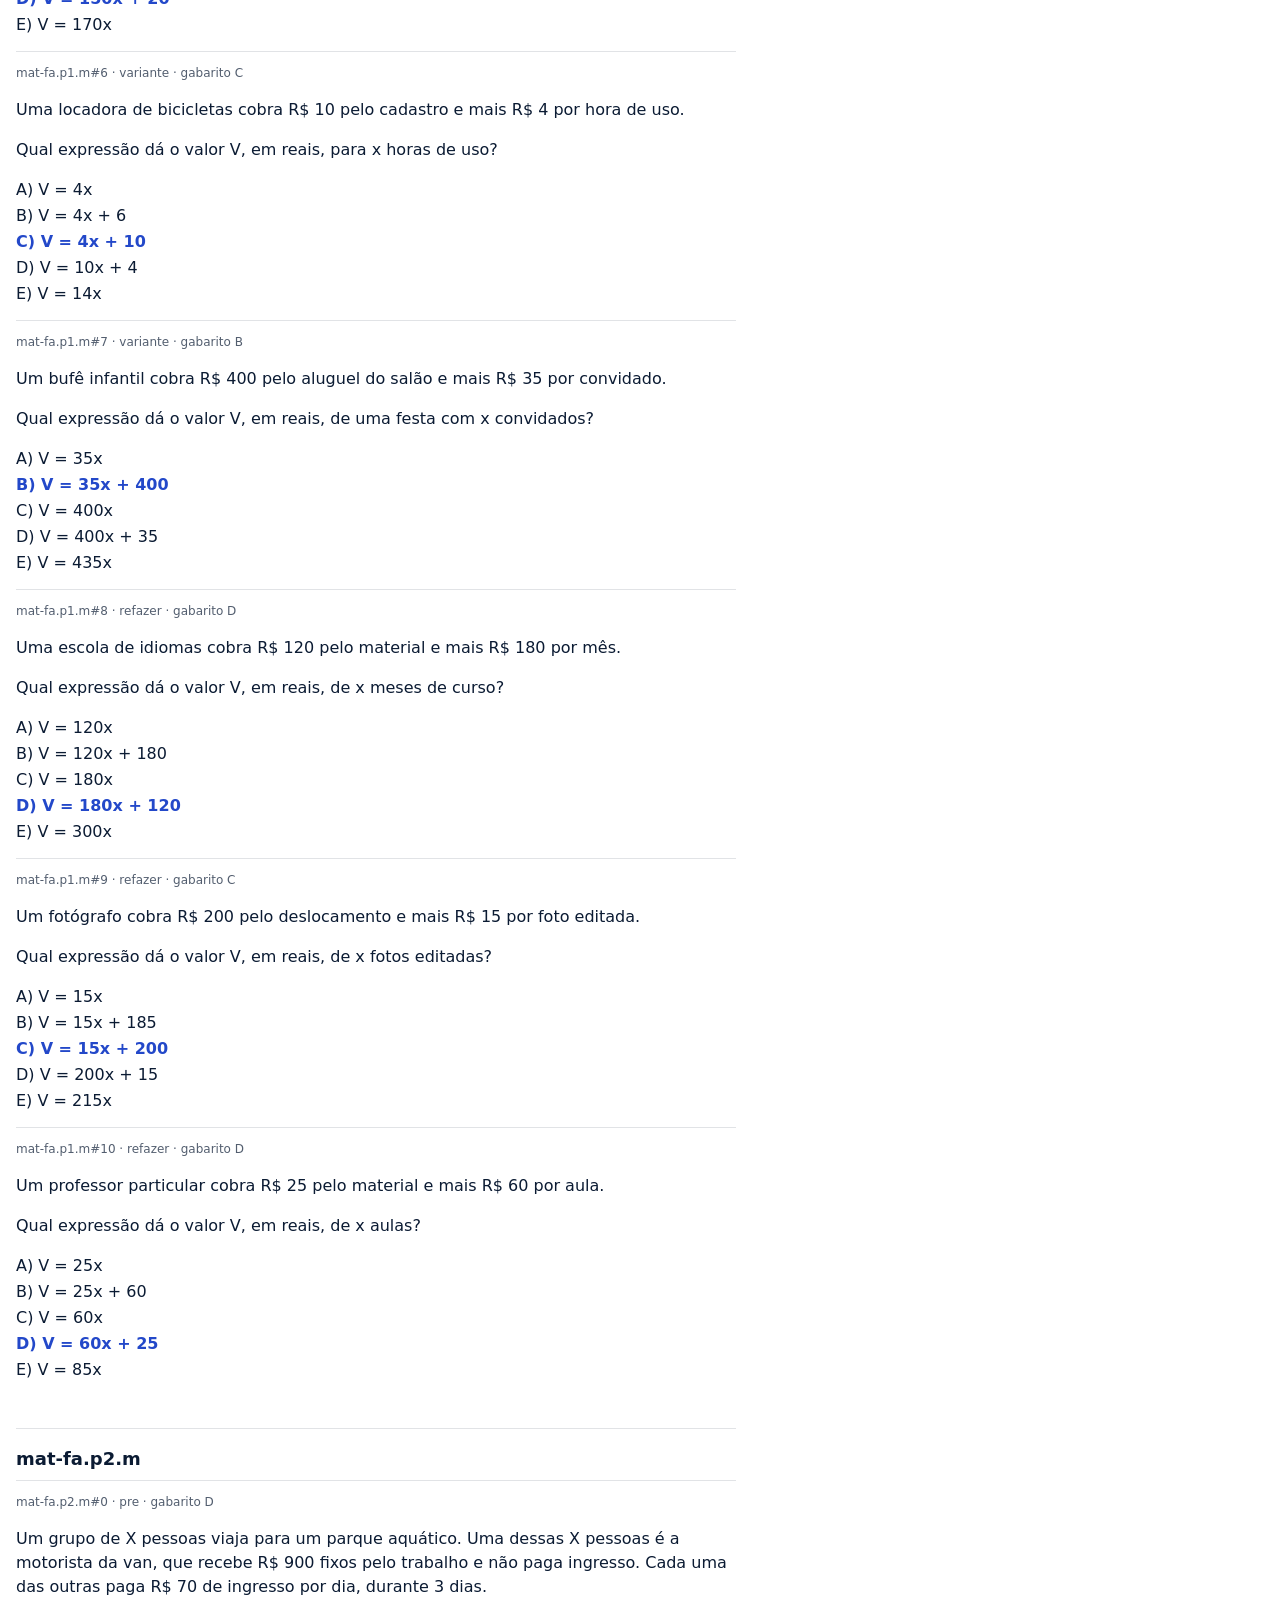
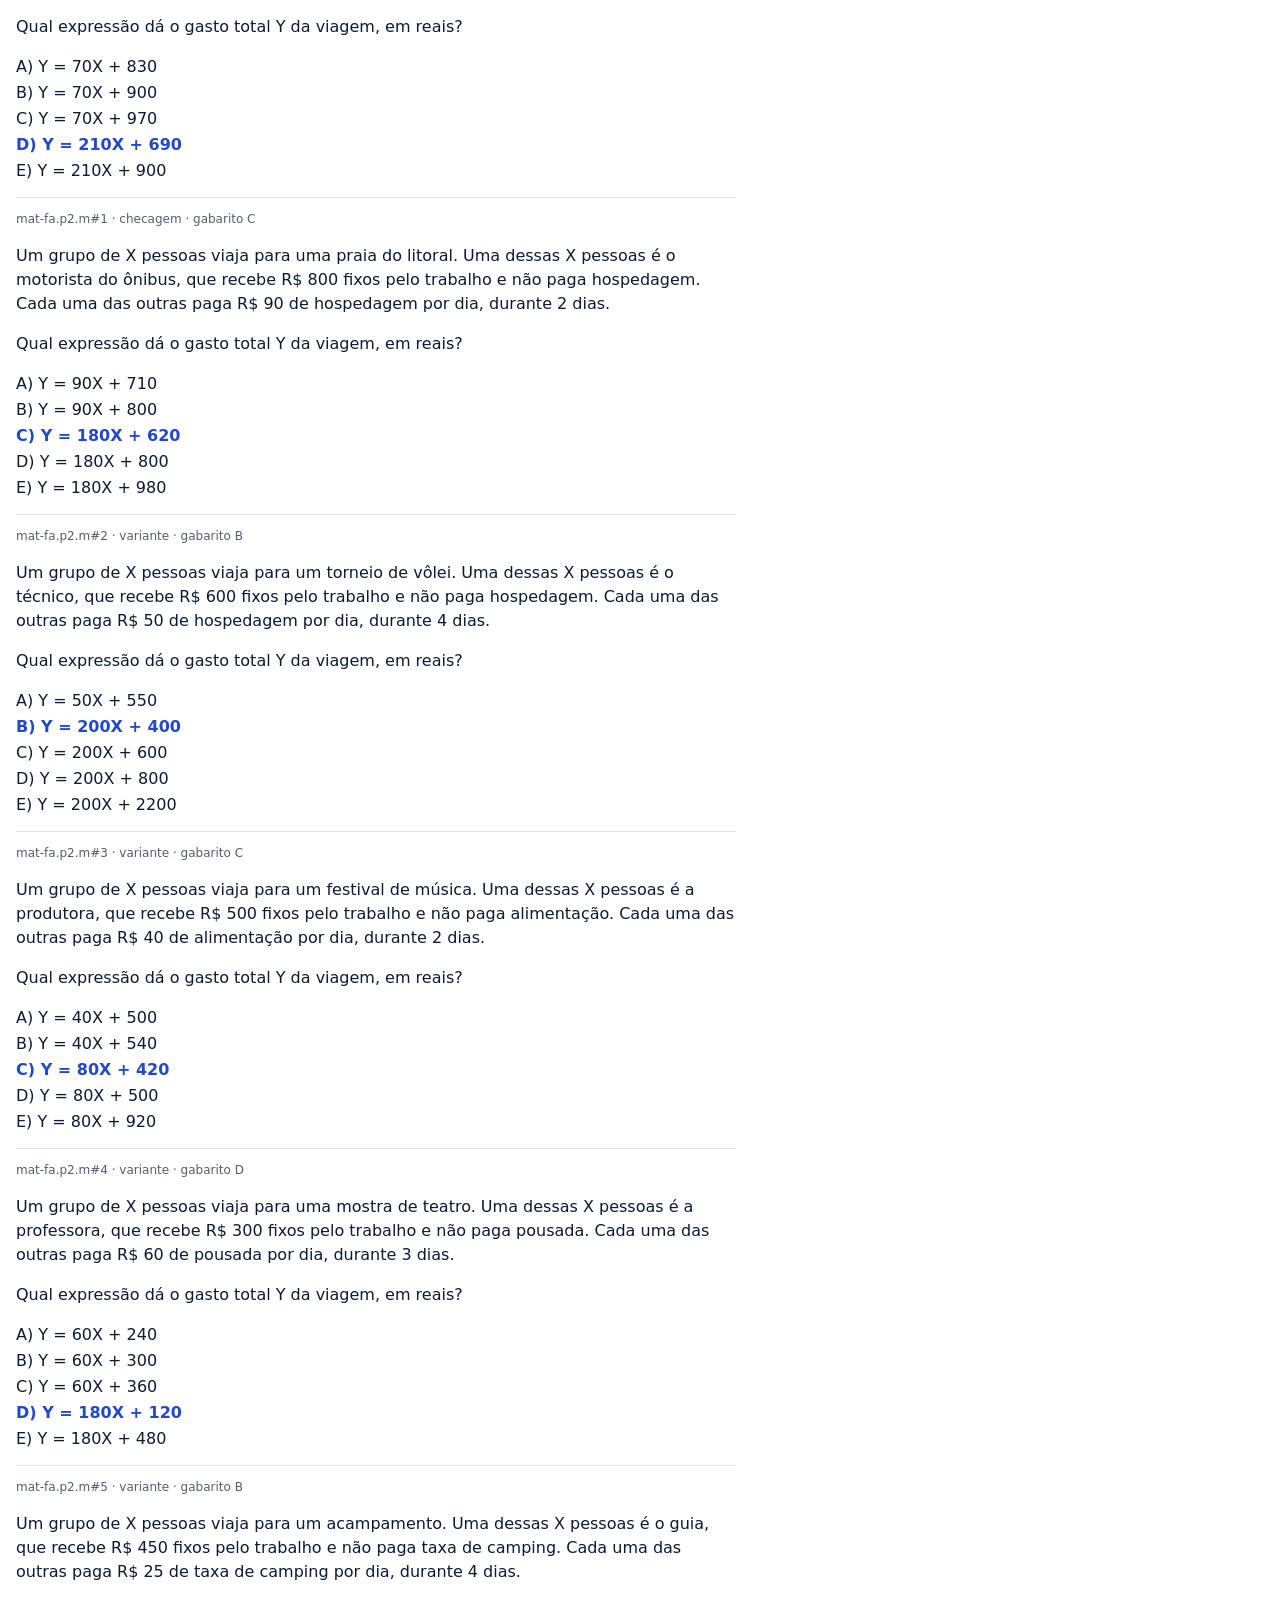
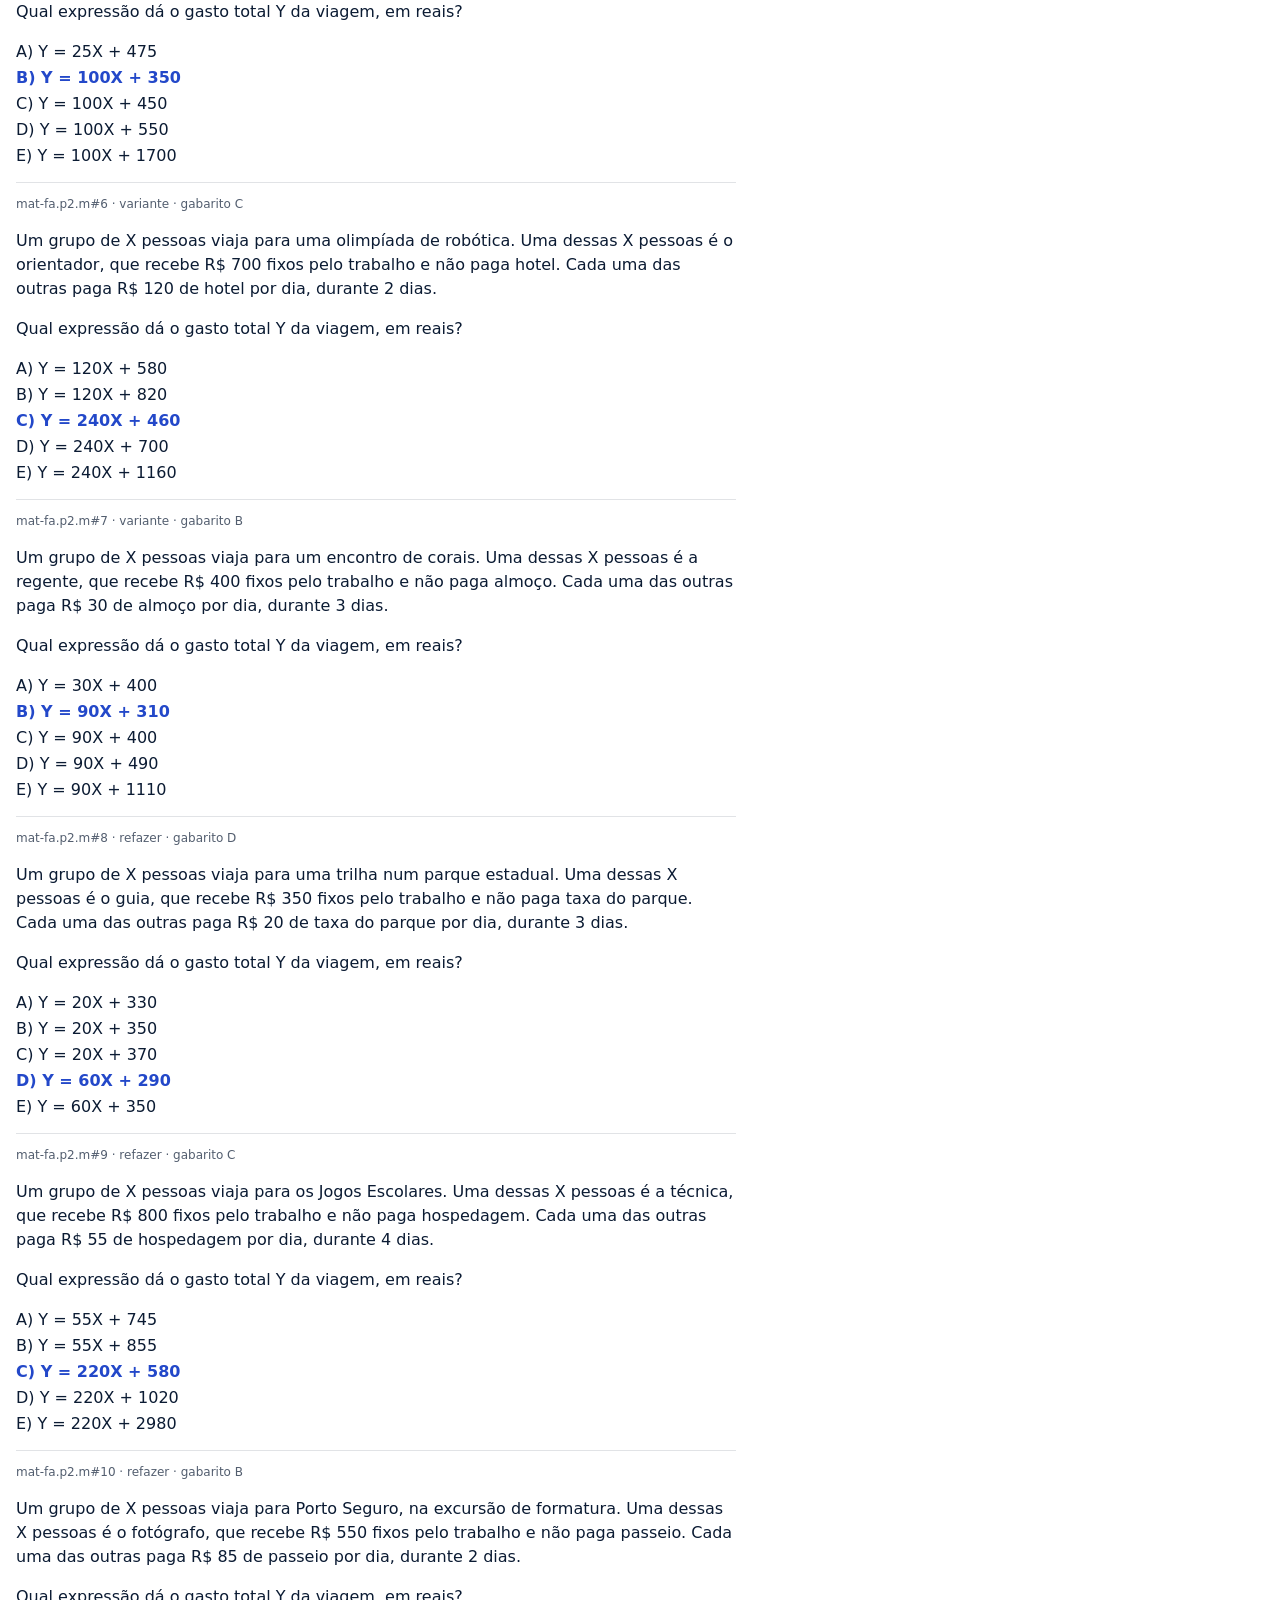
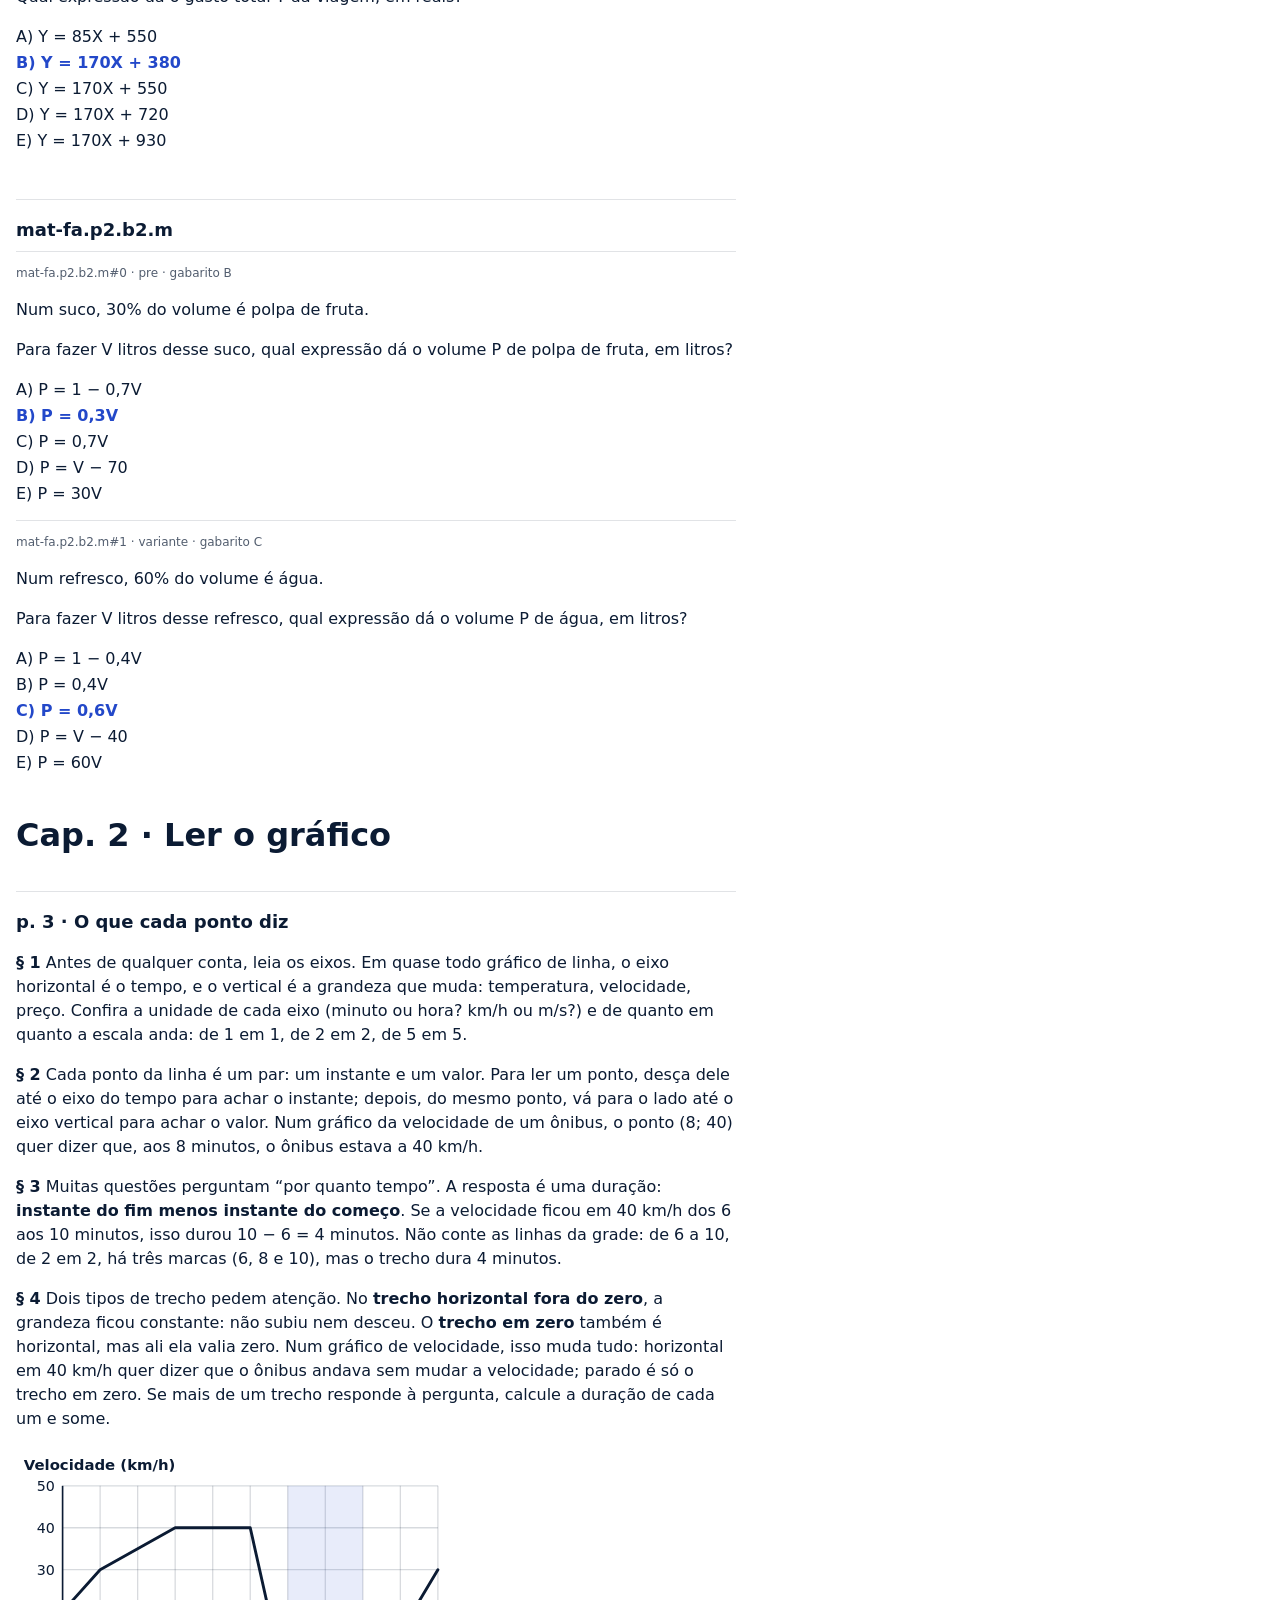
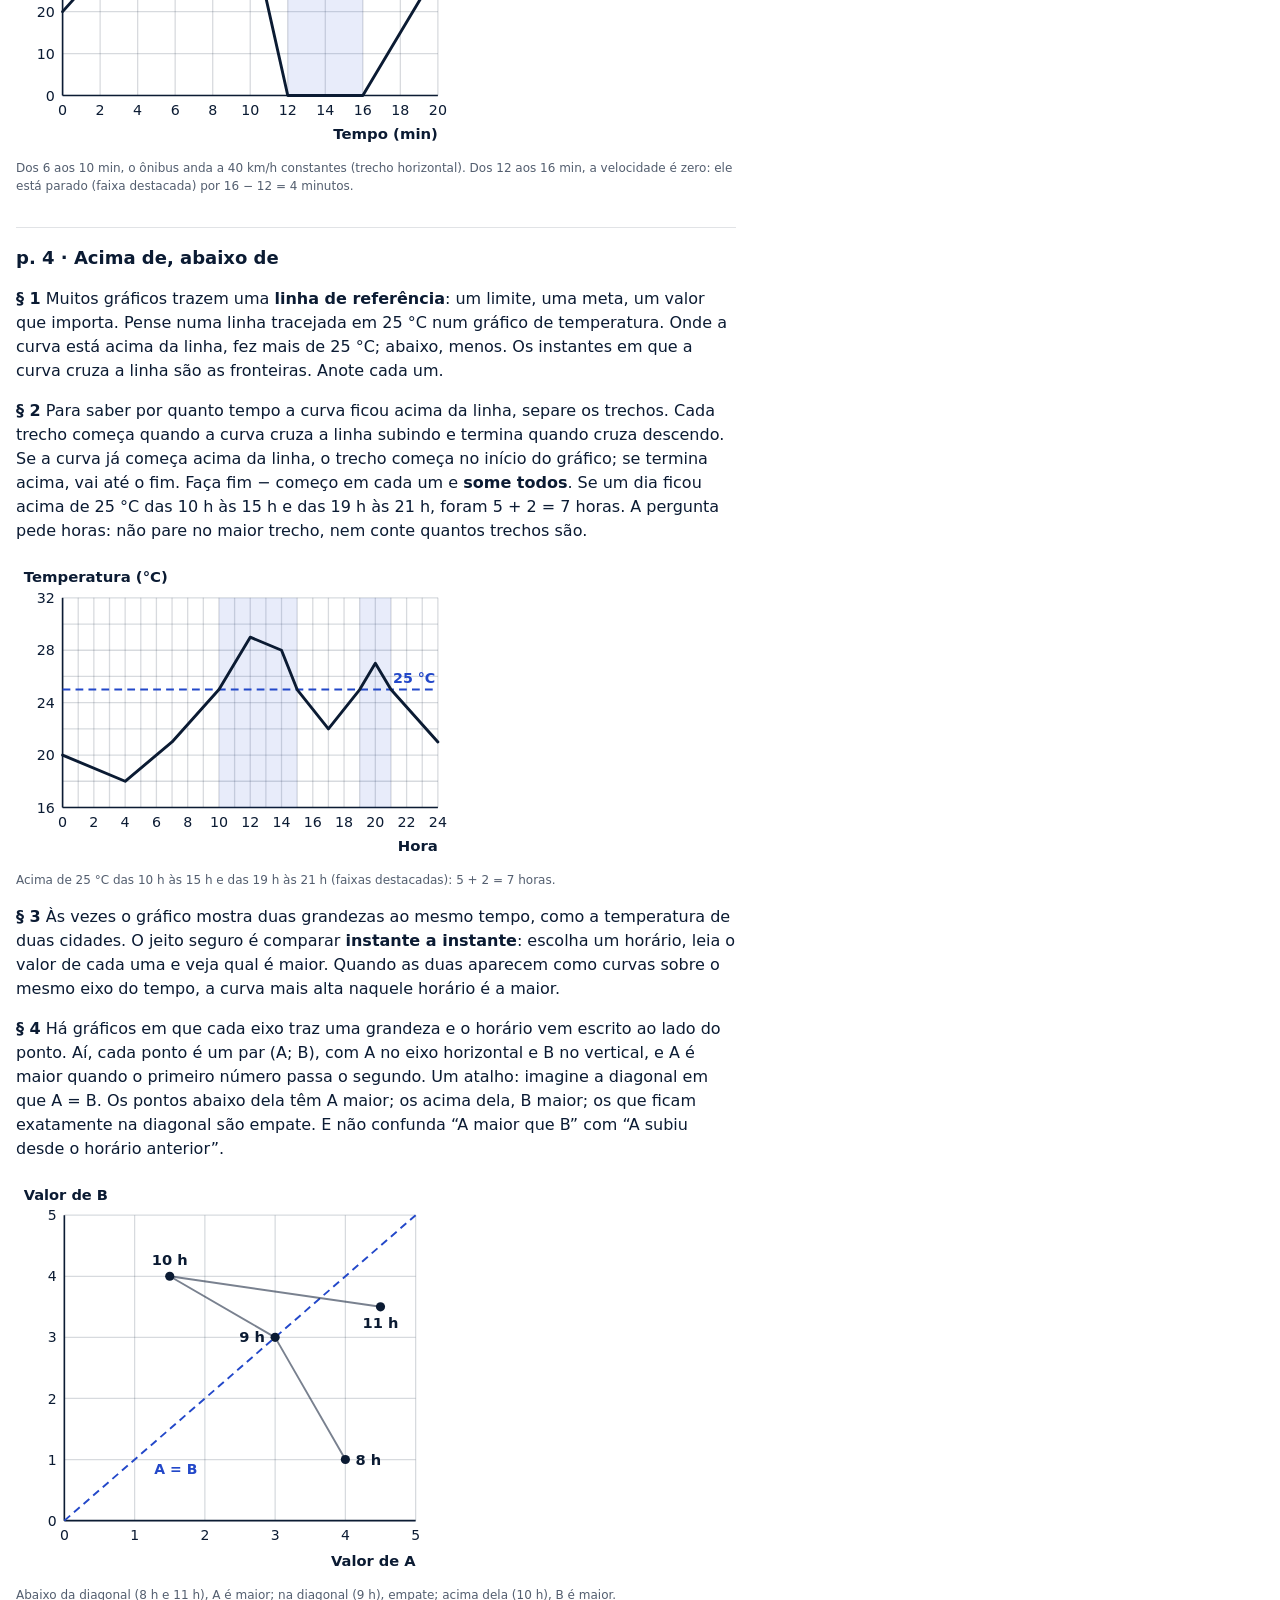
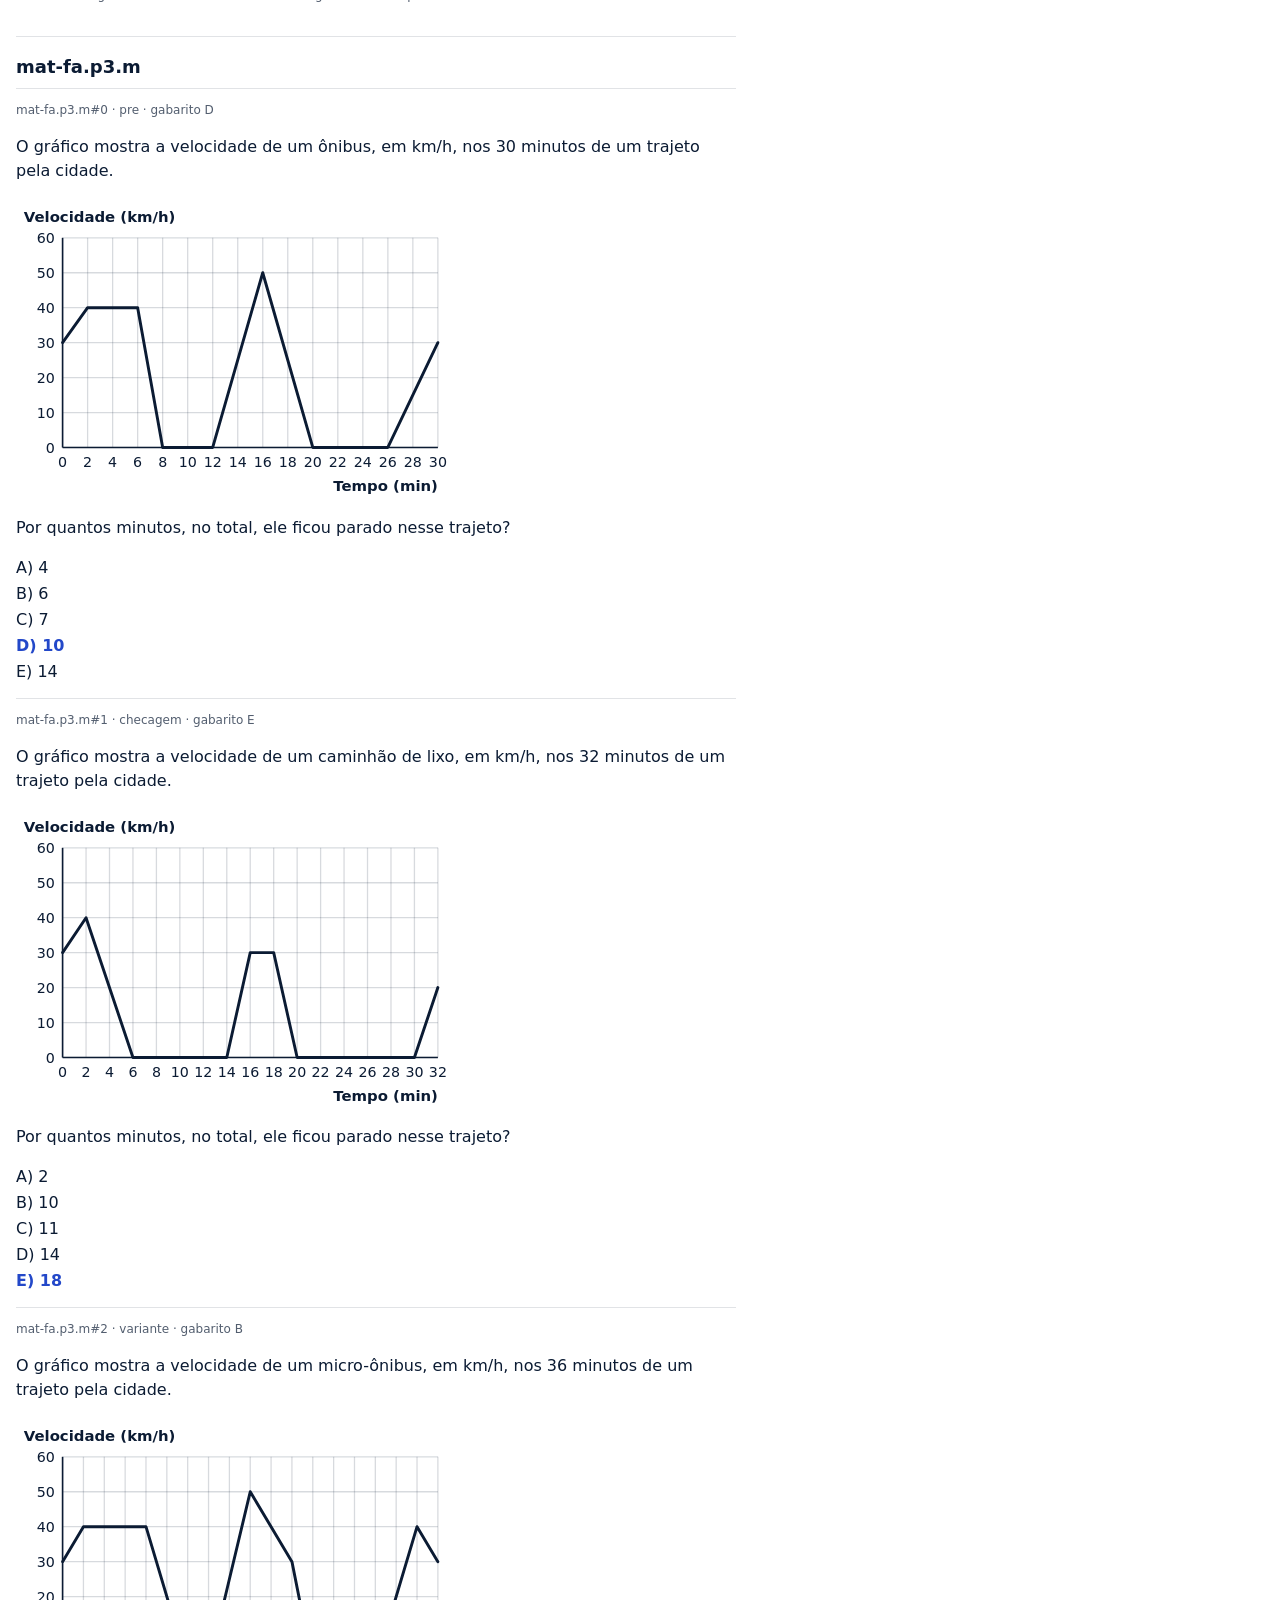
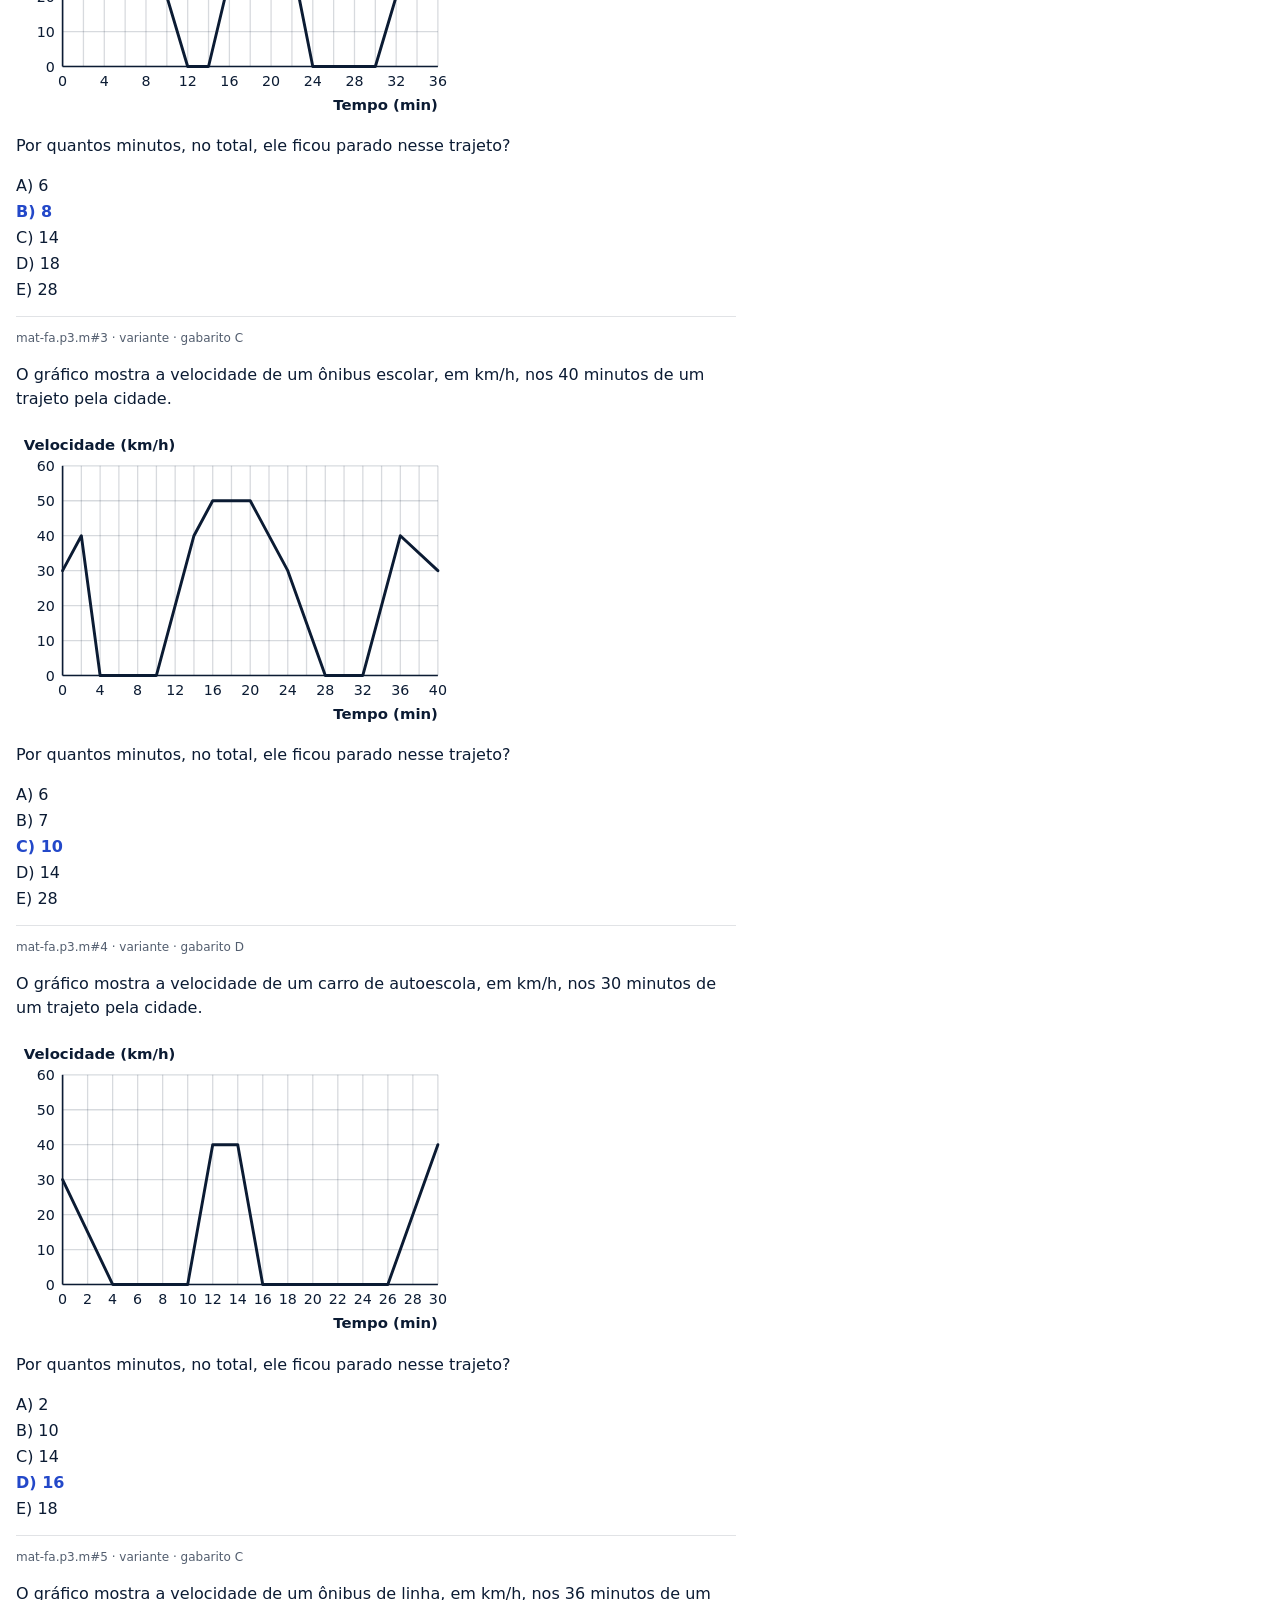
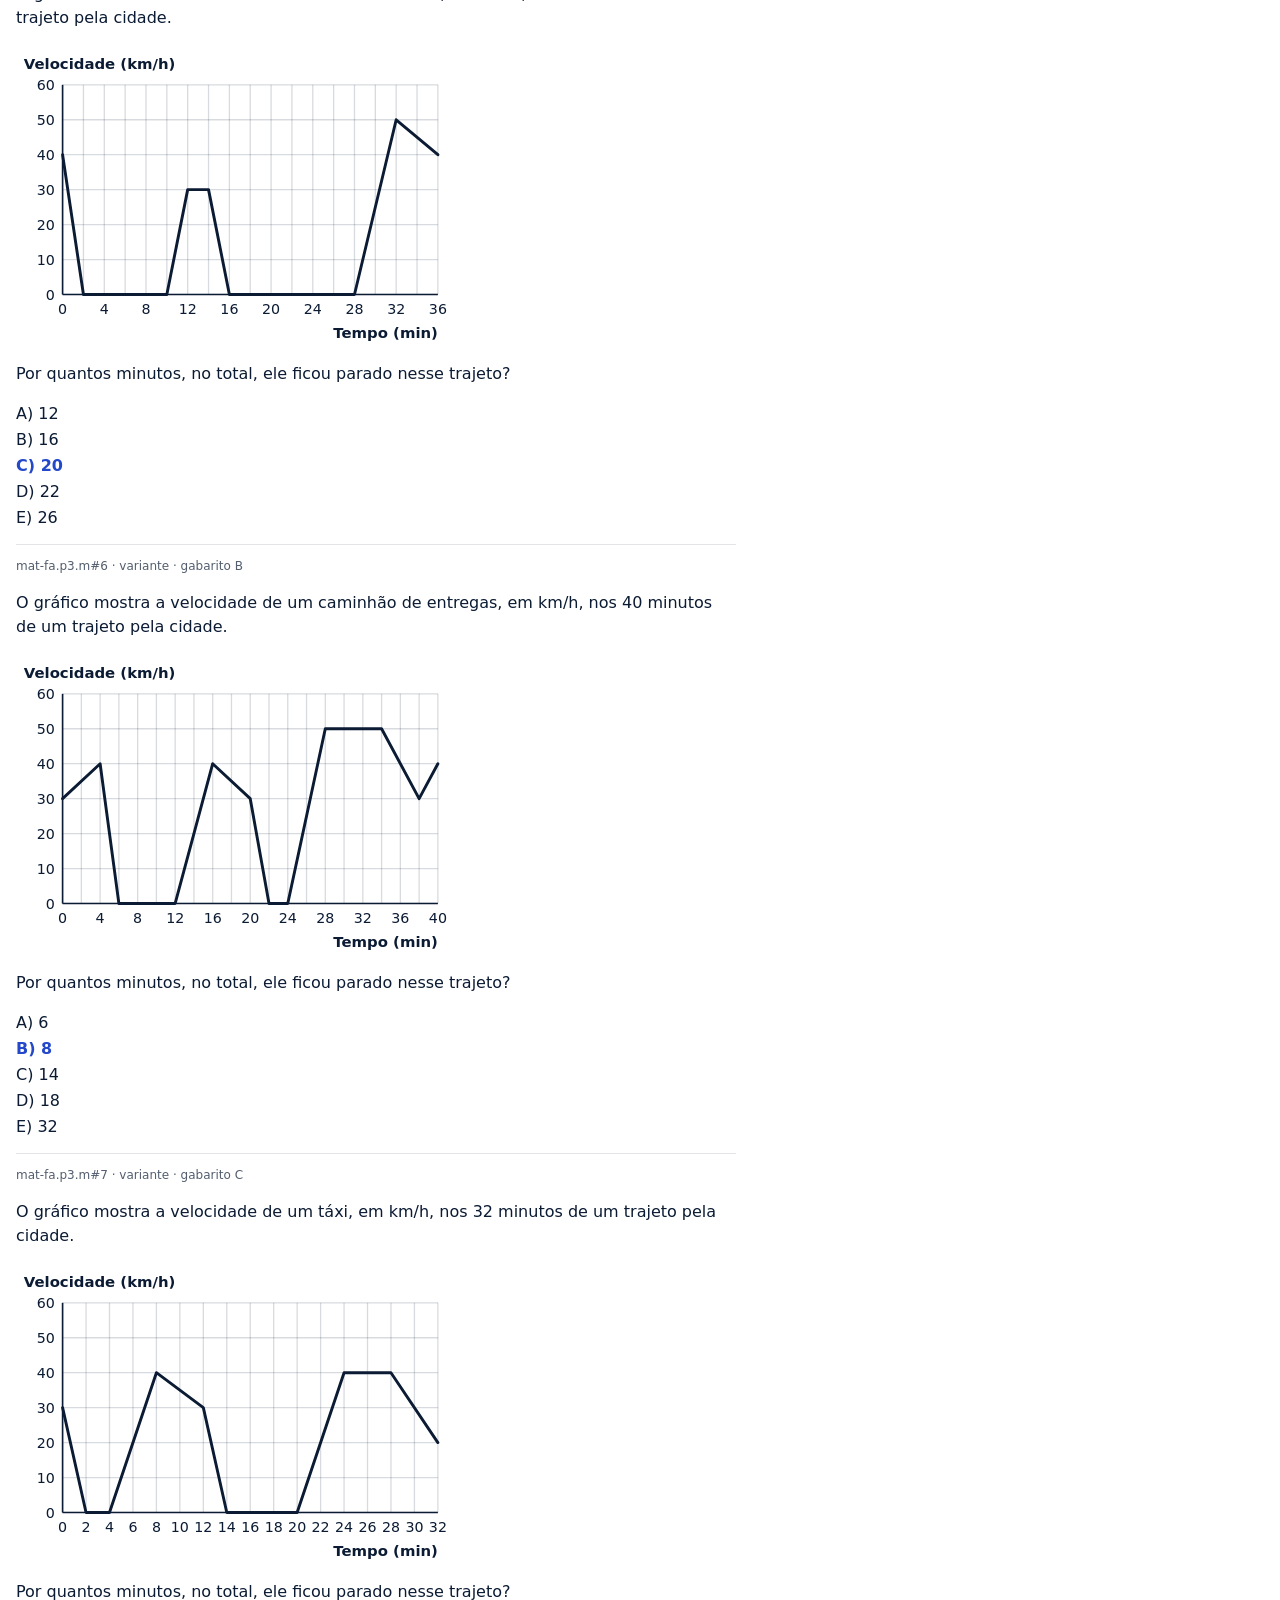
<file: prumo/_dev/preview_c12.html>
<!doctype html>
<html lang="pt-BR">
<head>
<meta charset="utf-8">
<meta name="viewport" content="width=device-width, initial-scale=1">
<title>Prévia do conteúdo · Caps. 1 e 2</title>
<style>
  :root { --fundo:#fff; --texto:#0B1B33; --foco:#2348C9; --fio:rgba(11,27,51,.12); }
  @media (prefers-color-scheme: dark) { :root { --fundo:#14284A; --texto:#E6ECF7; --foco:#8FA8F5; --fio:rgba(230,236,247,.16); } }
  body { margin:0; padding:16px; background:var(--fundo); color:var(--texto); font:16px/1.5 system-ui, sans-serif; max-width:720px; }
  h2 { font-size:18px; margin:32px 0 8px; border-top:1px solid var(--fio); padding-top:16px; }
  .v { border-top:1px solid var(--fio); padding:12px 0; }
  .alt { margin:2px 0; } .certa { font-weight:700; color:var(--foco); }
  .meta { font-size:12px; opacity:.7; }
  table { border-collapse:collapse; } td, th { border-bottom:1px solid var(--fio); padding:4px 10px; }
  figure { margin:12px 0; }
</style>
</head>
<body>
<p class="meta">Prévia de desenvolvimento (fora do app e do precache). Mostra o texto, as figuras e todas as variantes dos modelos da equipe.</p>
<div id="saida"></div>
<script type="module">
  import { capitulos12 } from '../conteudo/mat-fa-c12.js';
  import { materializar } from '../conteudo/gerador.js';
  const out = [];
  for (const c of capitulos12) {
    out.push(`<h1>Cap. ${c.n} · ${c.titulo}</h1>`);
    for (const pg of c.paginas) {
      out.push(`<h2>p. ${pg.n} · ${pg.titulo}</h2>`);
      for (const b of pg.blocos) for (const p of b.paragrafos)
        out.push(`<p id="${p.id}"><b>§ ${p.n}</b> ${p.html}</p>${p.figura ? p.figura.html + `<p class="meta">${p.figura.legenda || ''}</p>` : ''}`);
    }
    for (const m of c.modelos) {
      out.push(`<h2>${m.id}</h2>`);
      for (const v of materializar(m))
        out.push(`<div class="v" data-id="${v.id}"><div class="meta">${v.id} · ${v.uso} · gabarito ${v.gabarito}</div>${v.enunciado}`
          + v.alternativas.map(a => `<div class="alt ${a.certa ? 'certa' : ''}">${a.letra}) ${a.texto}</div>`).join('') + `</div>`);
    }
  }
  document.getElementById('saida').innerHTML = out.join('');
  document.body.dataset.pronto = '1';
</script>
</body>
</html>
</file>
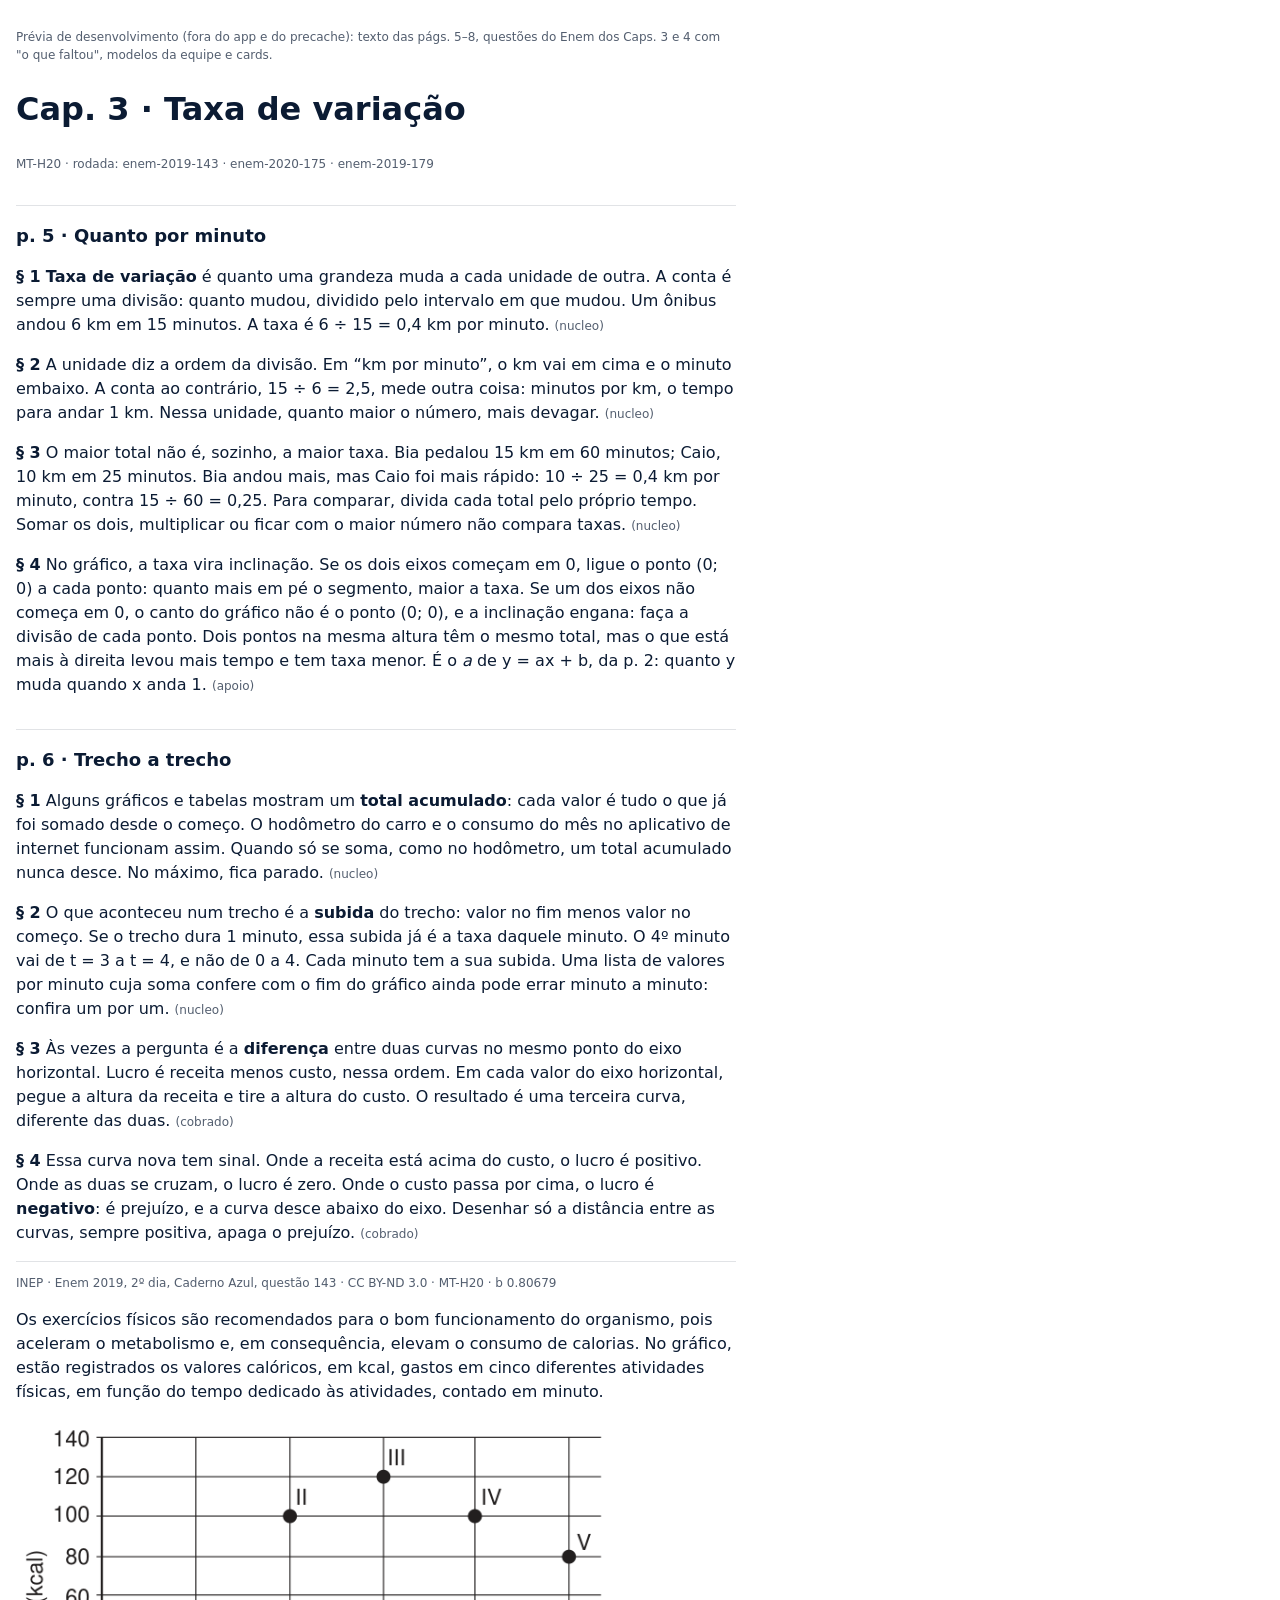
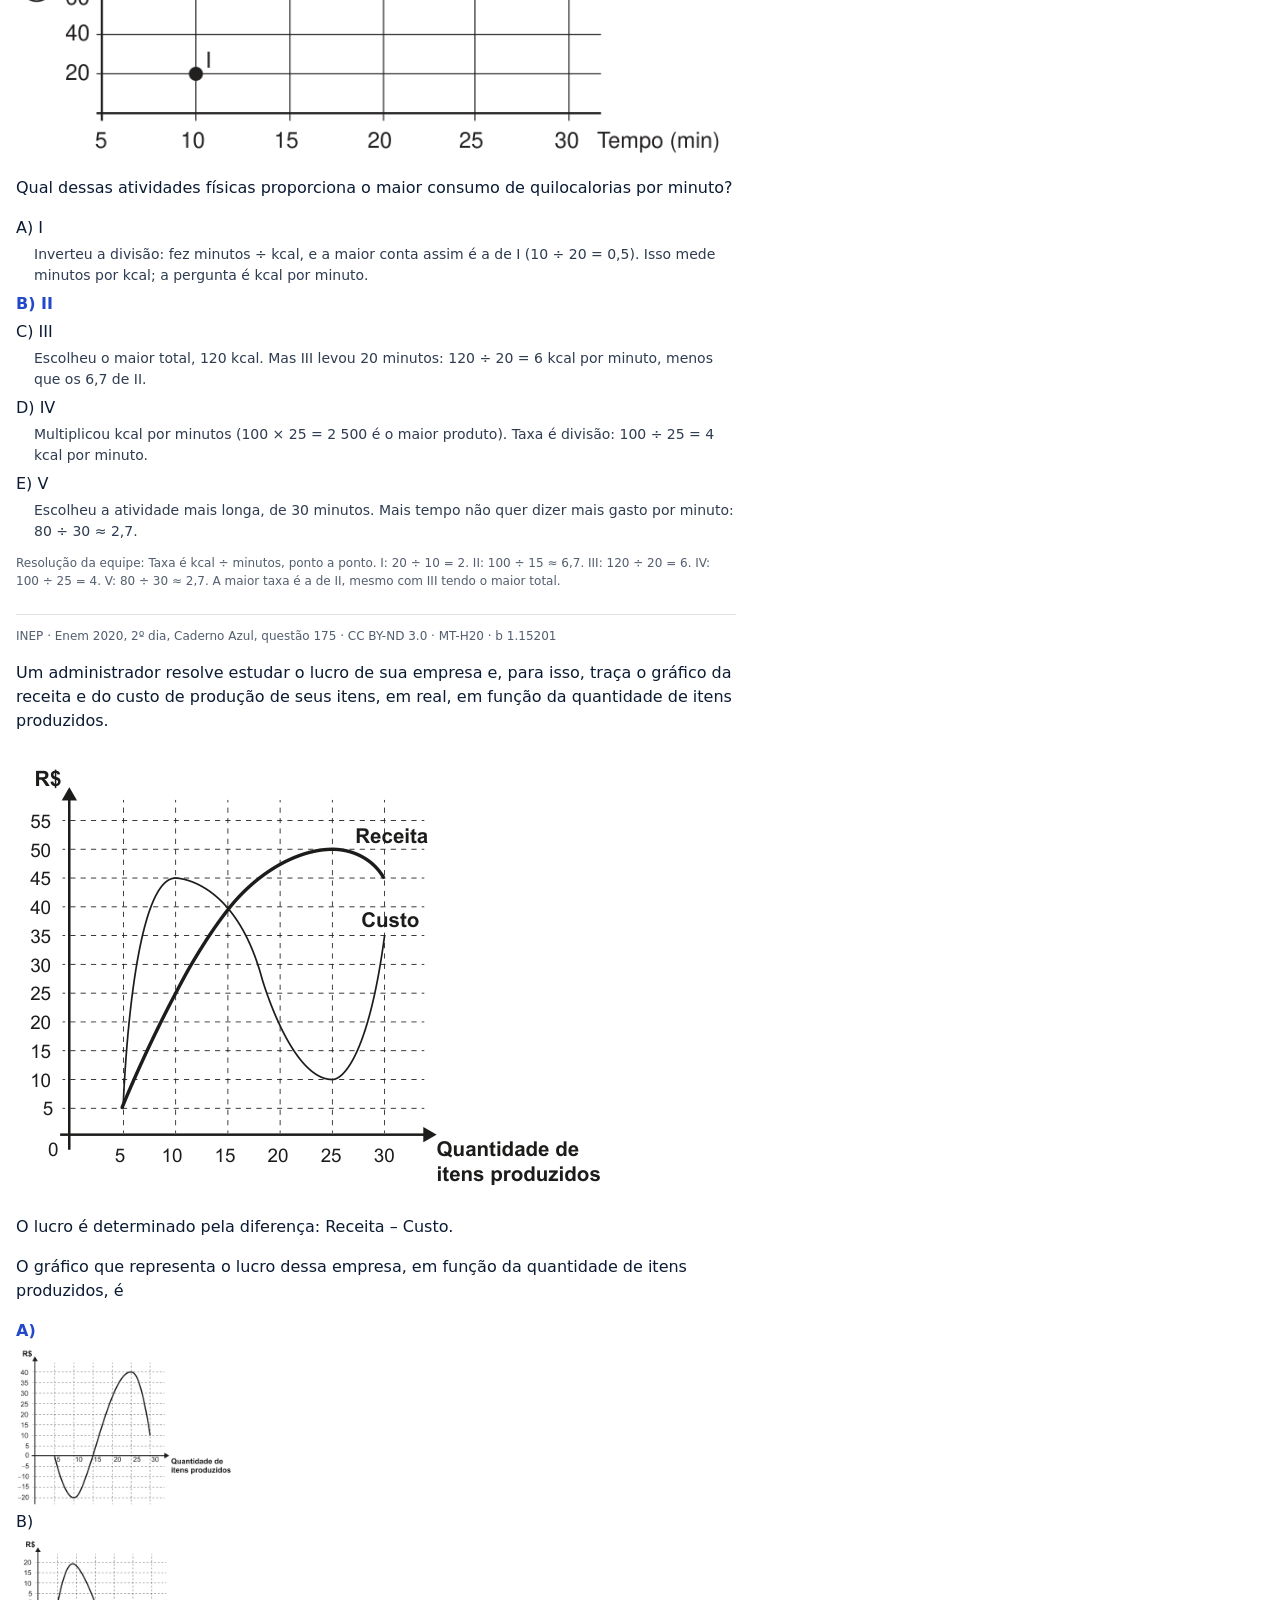
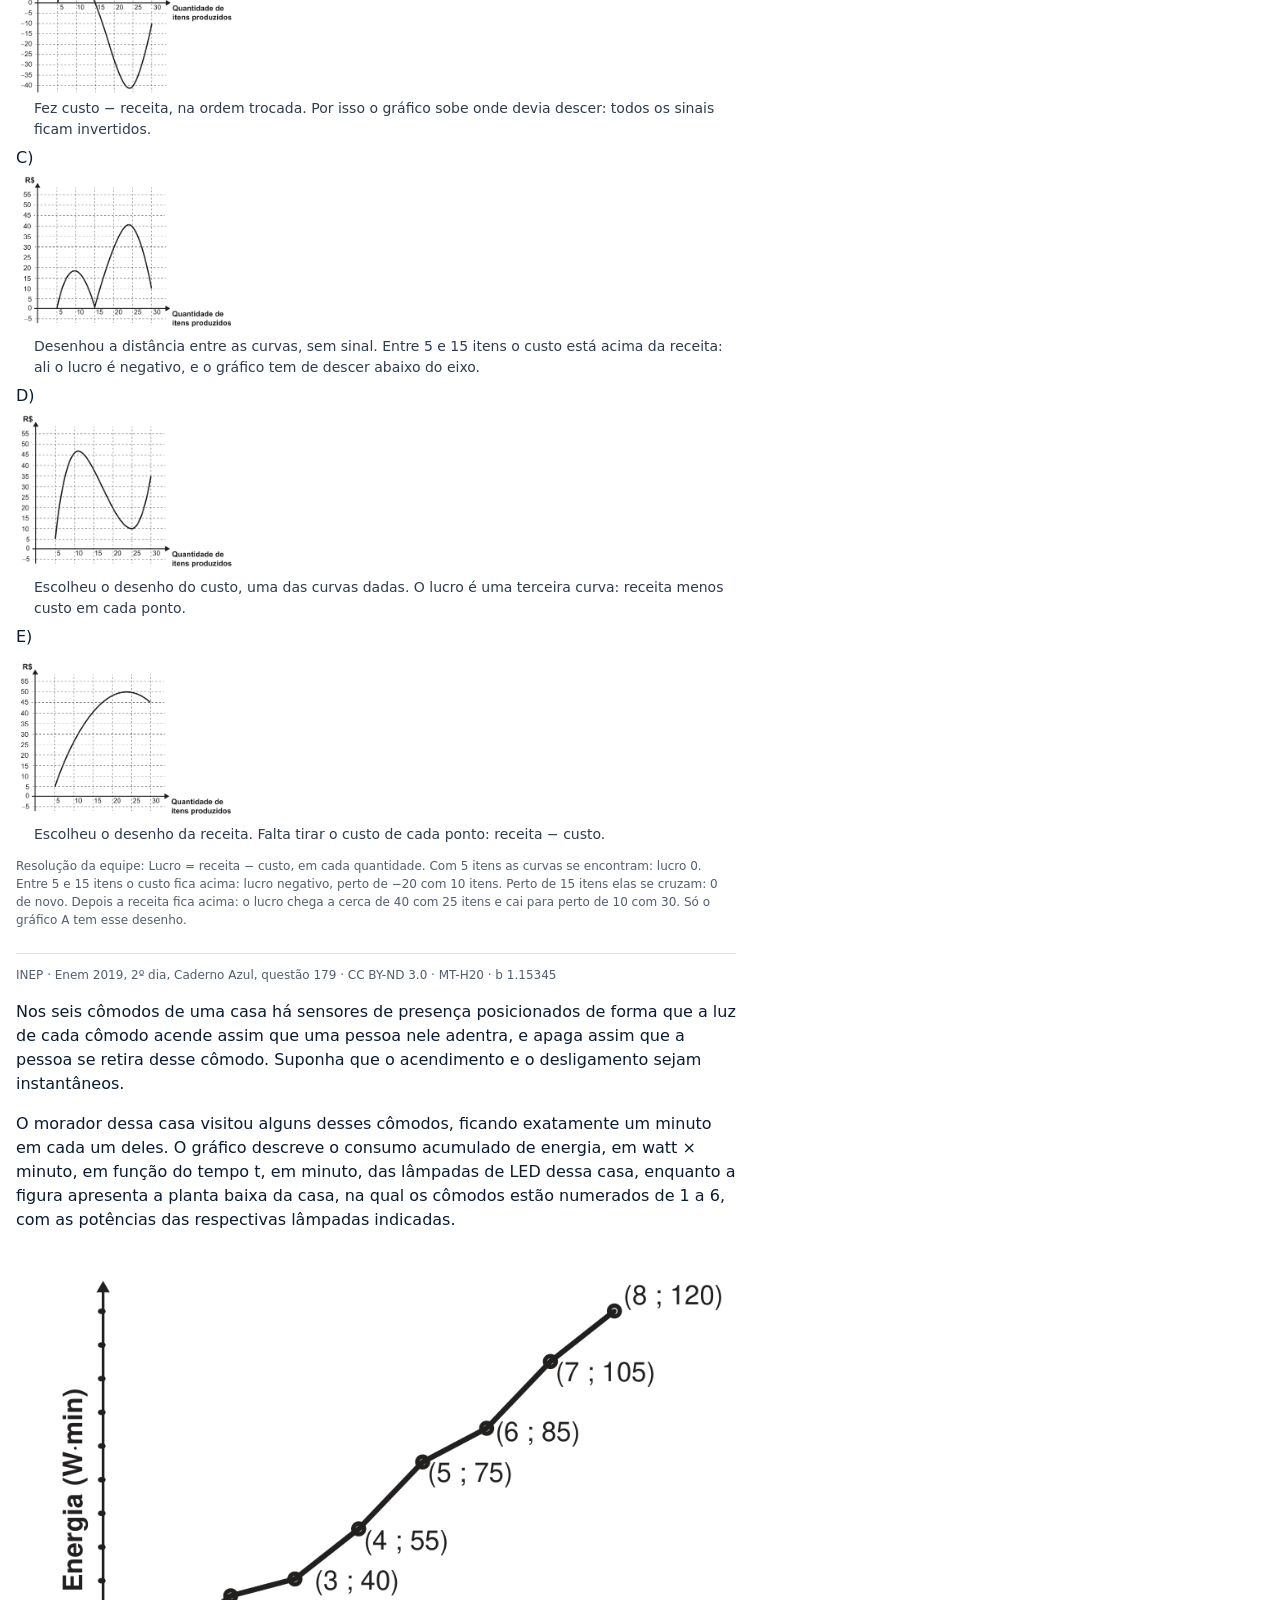
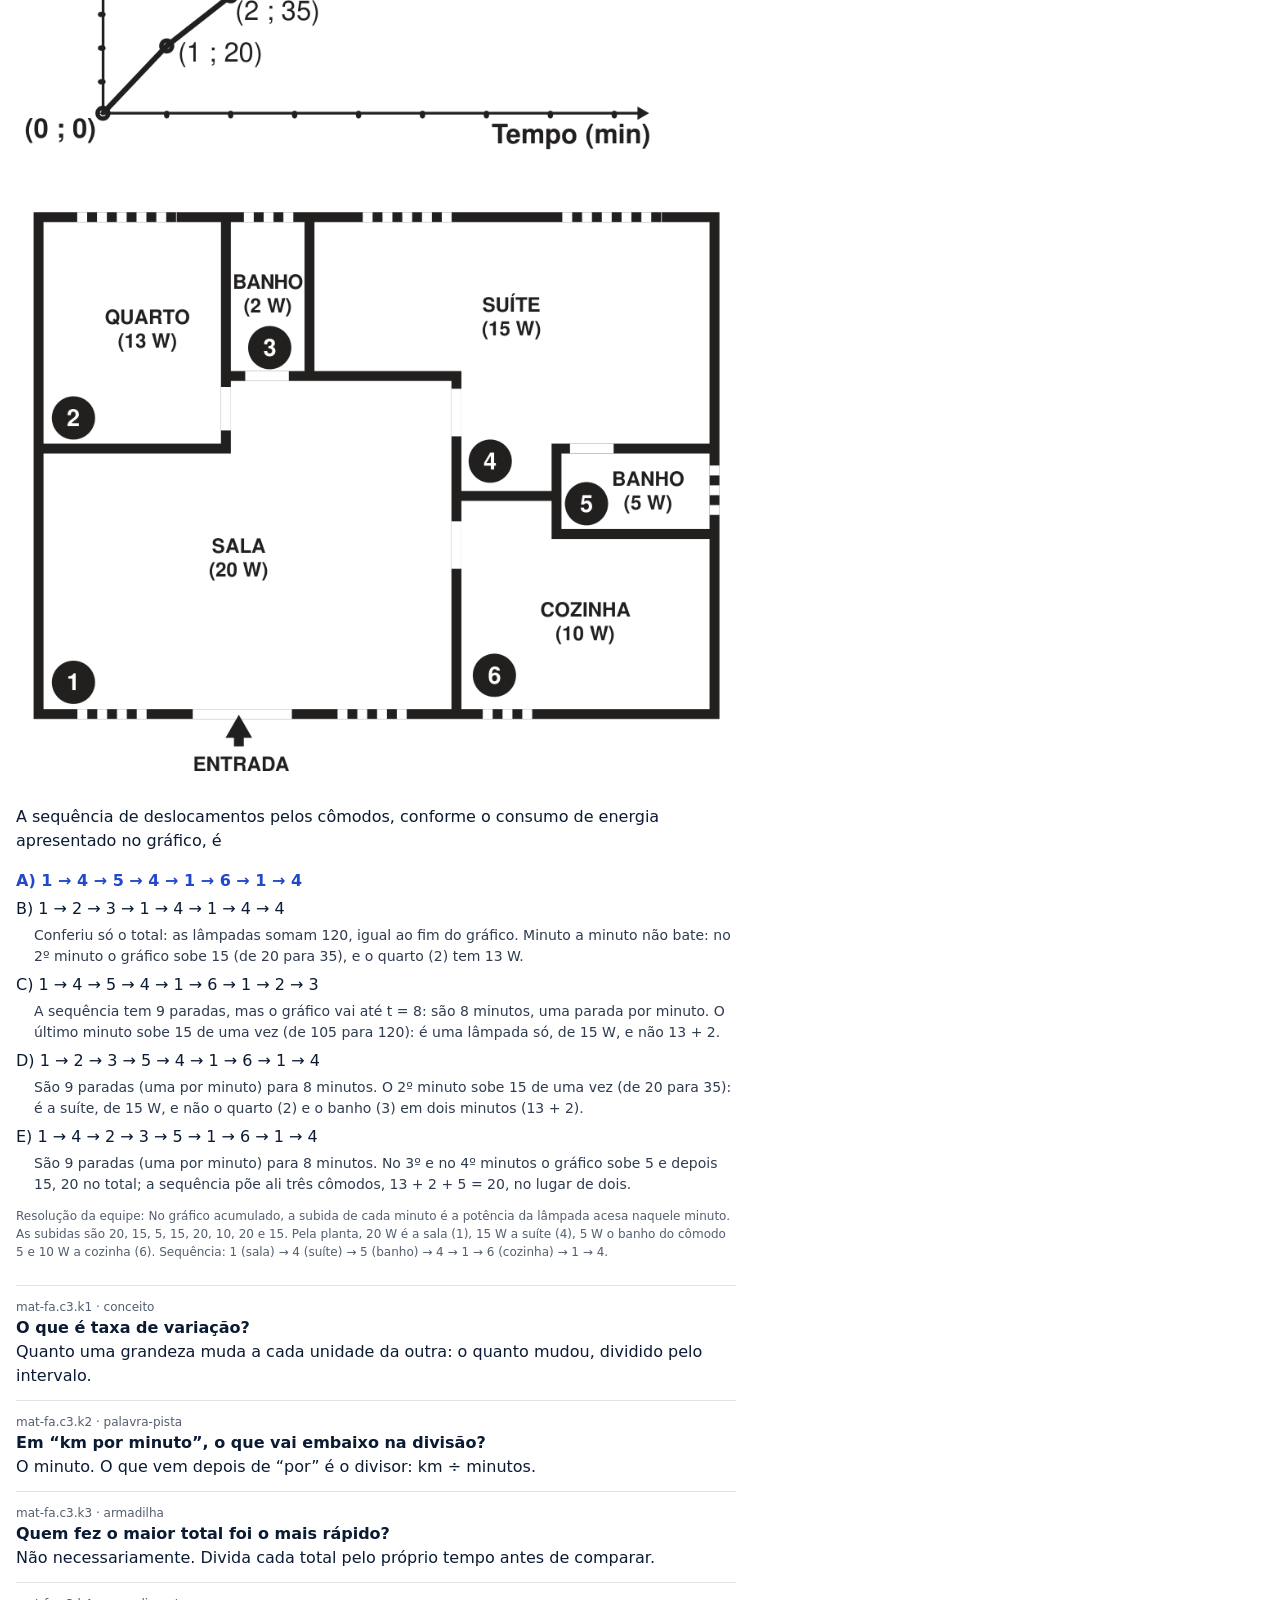
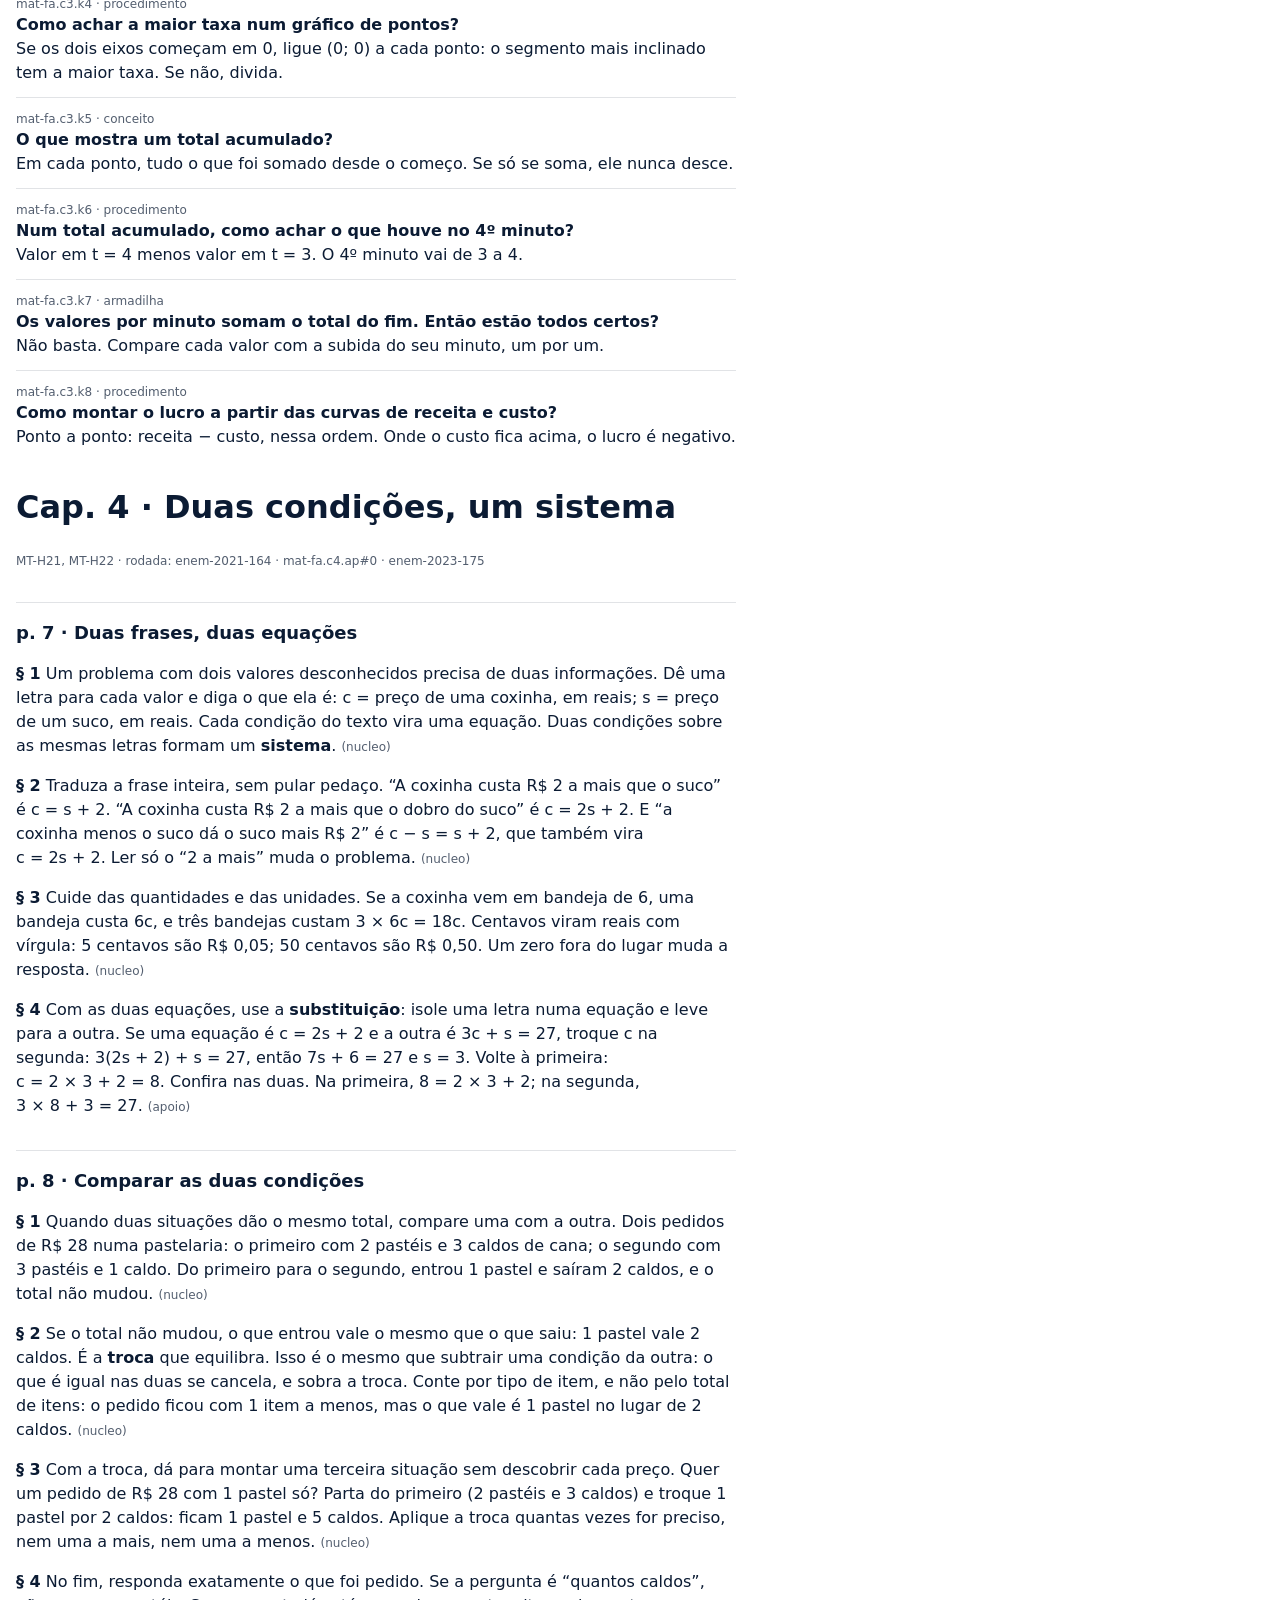
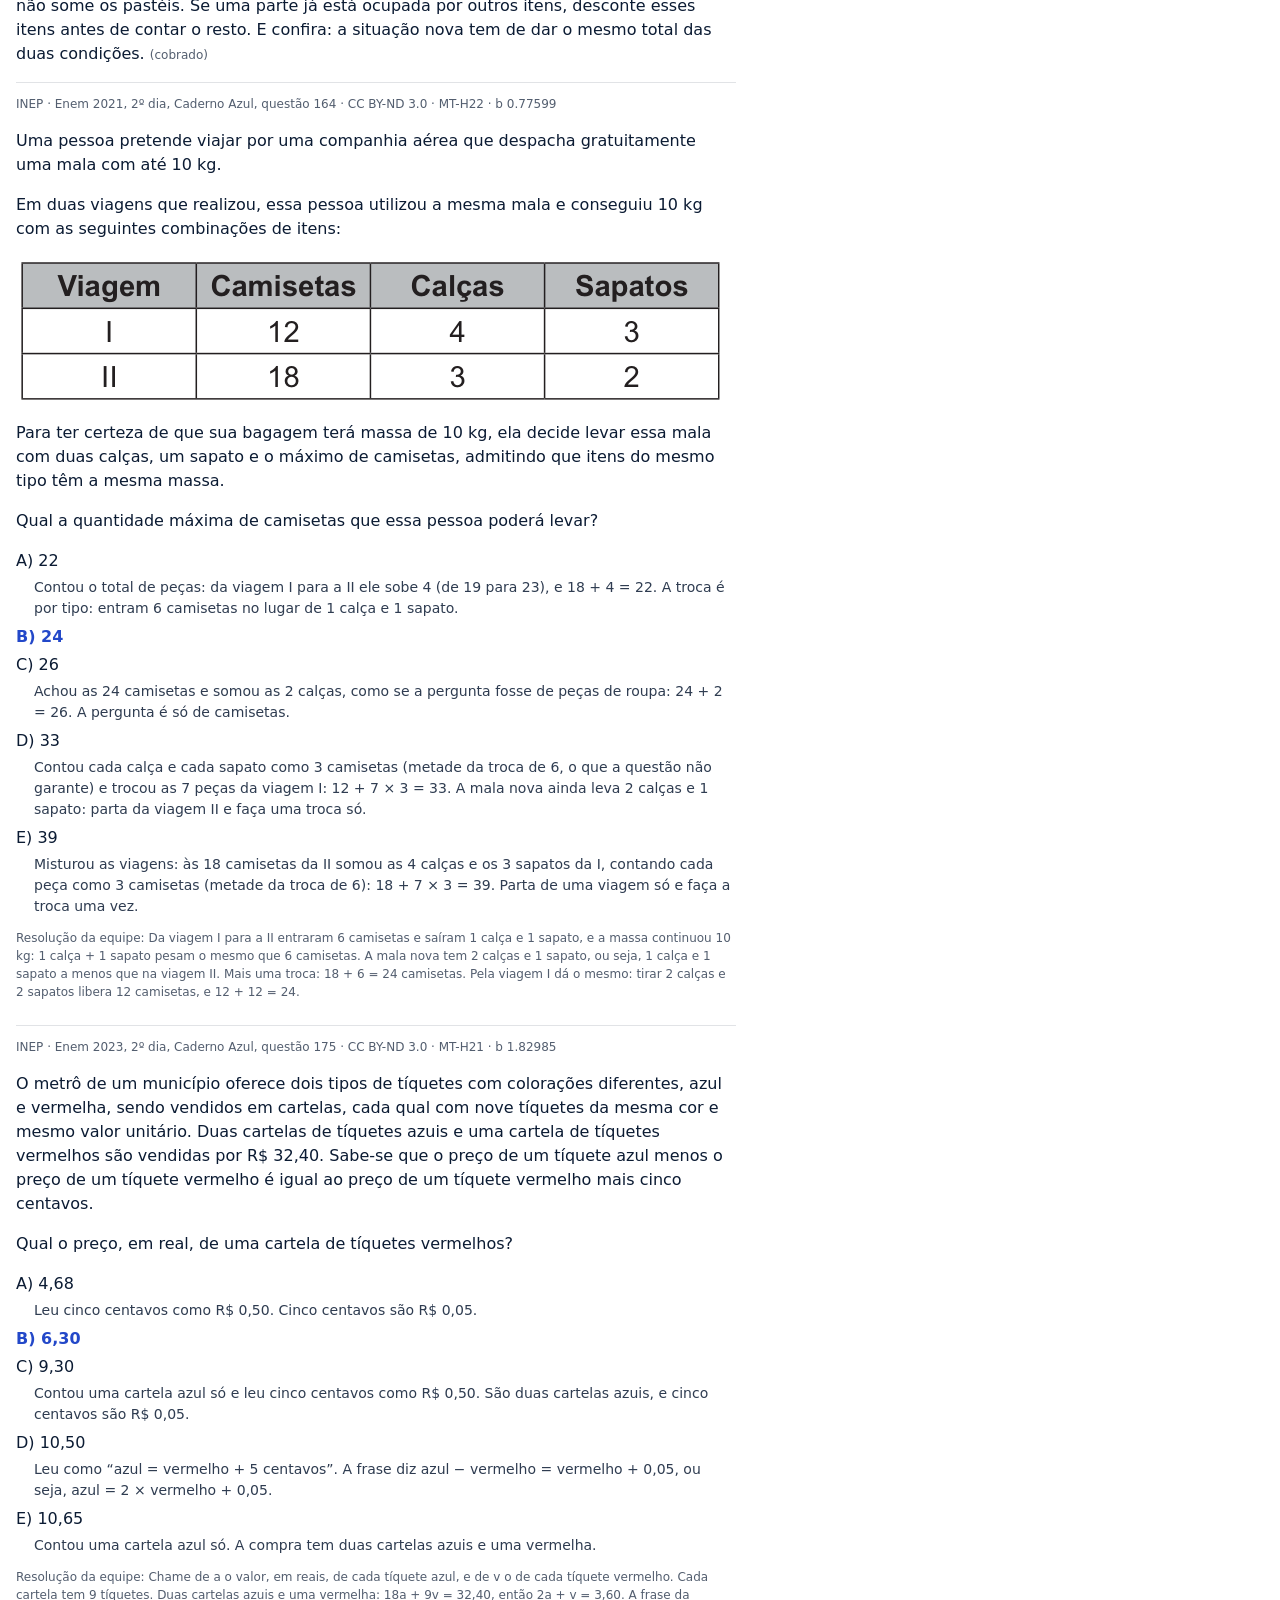
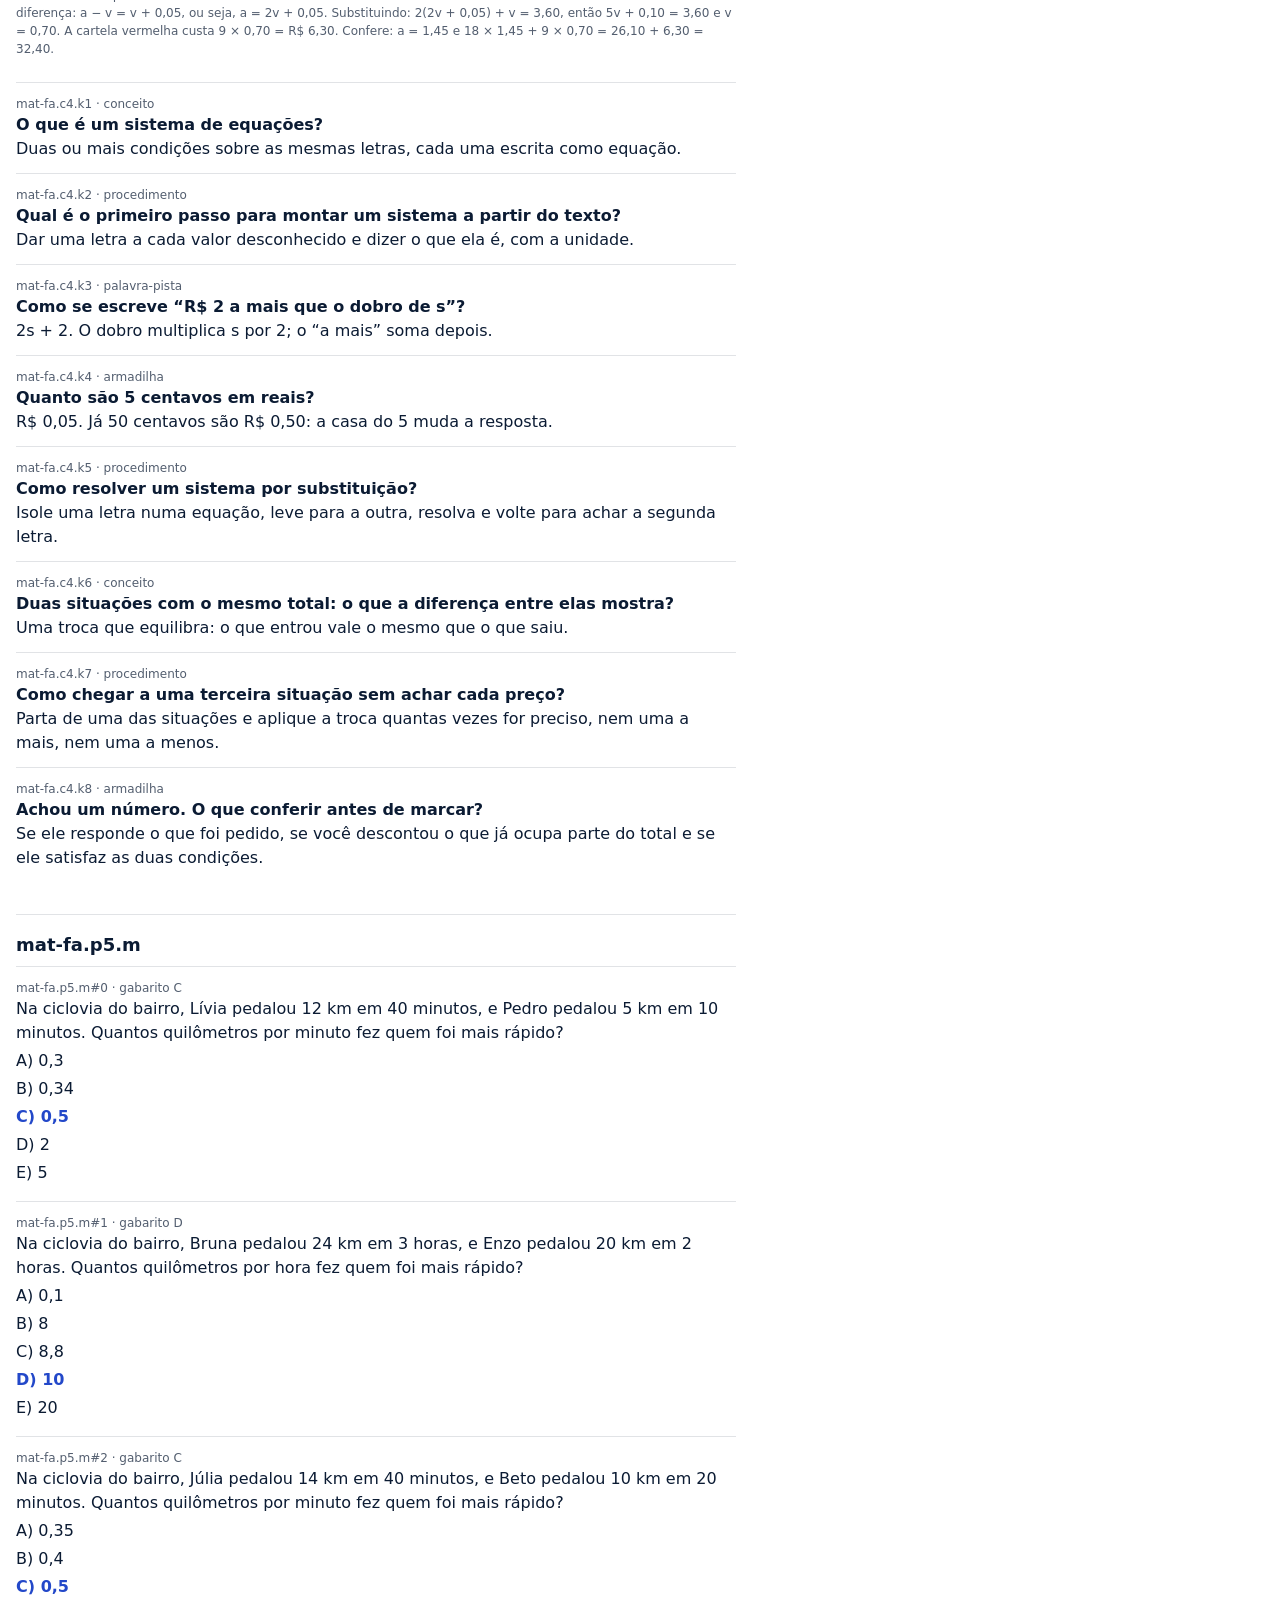
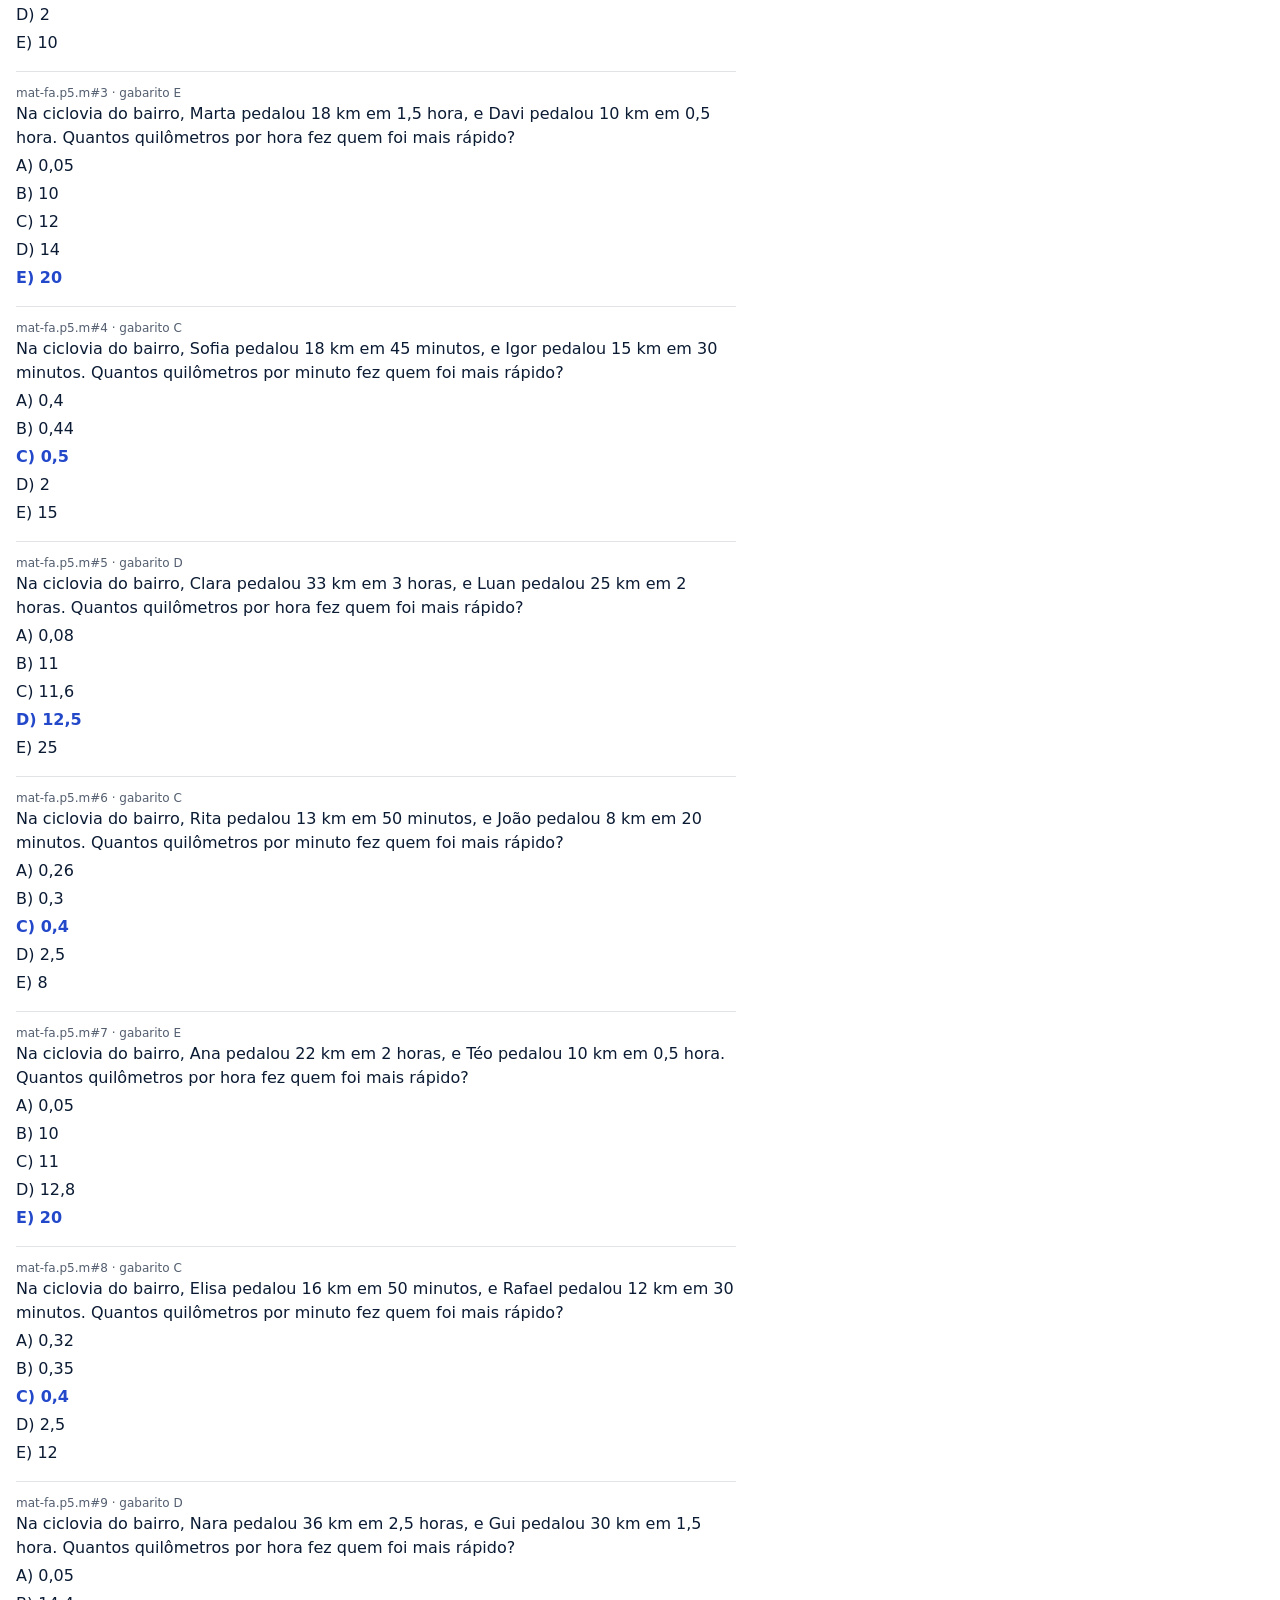
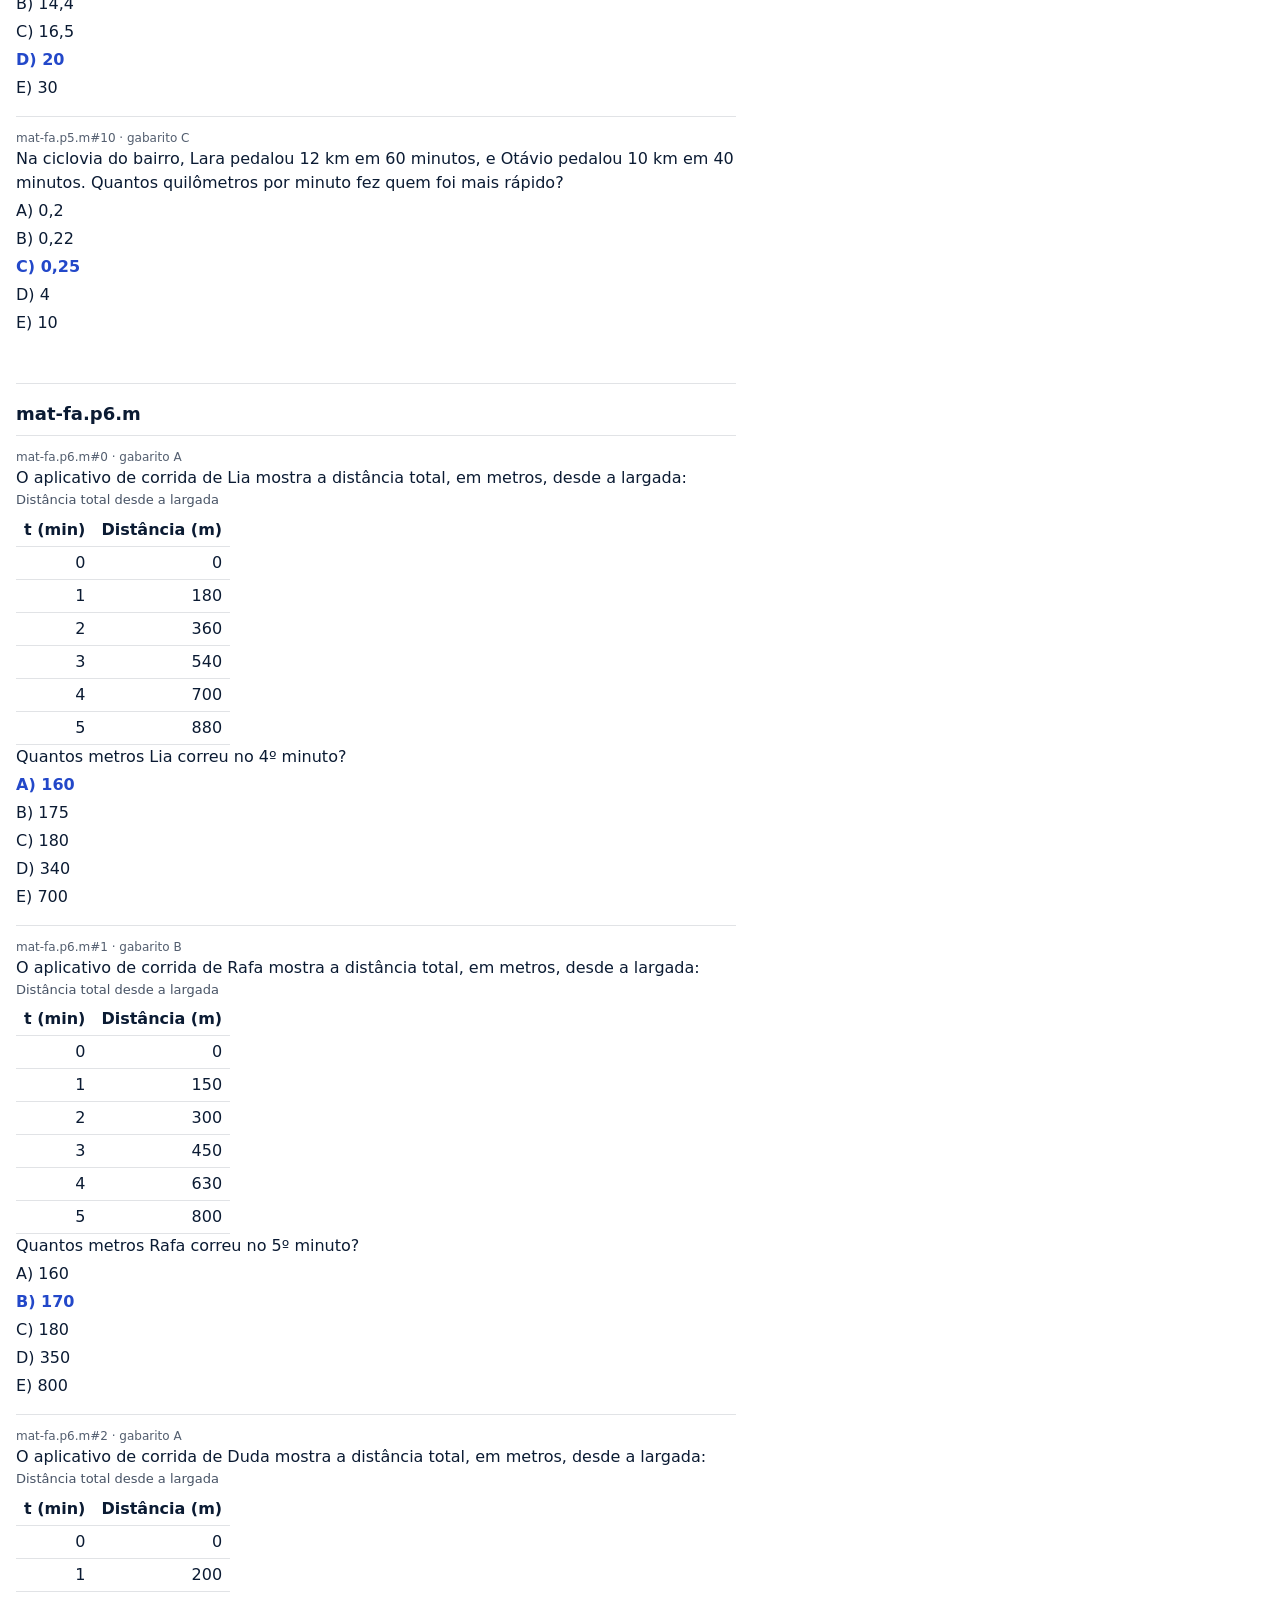
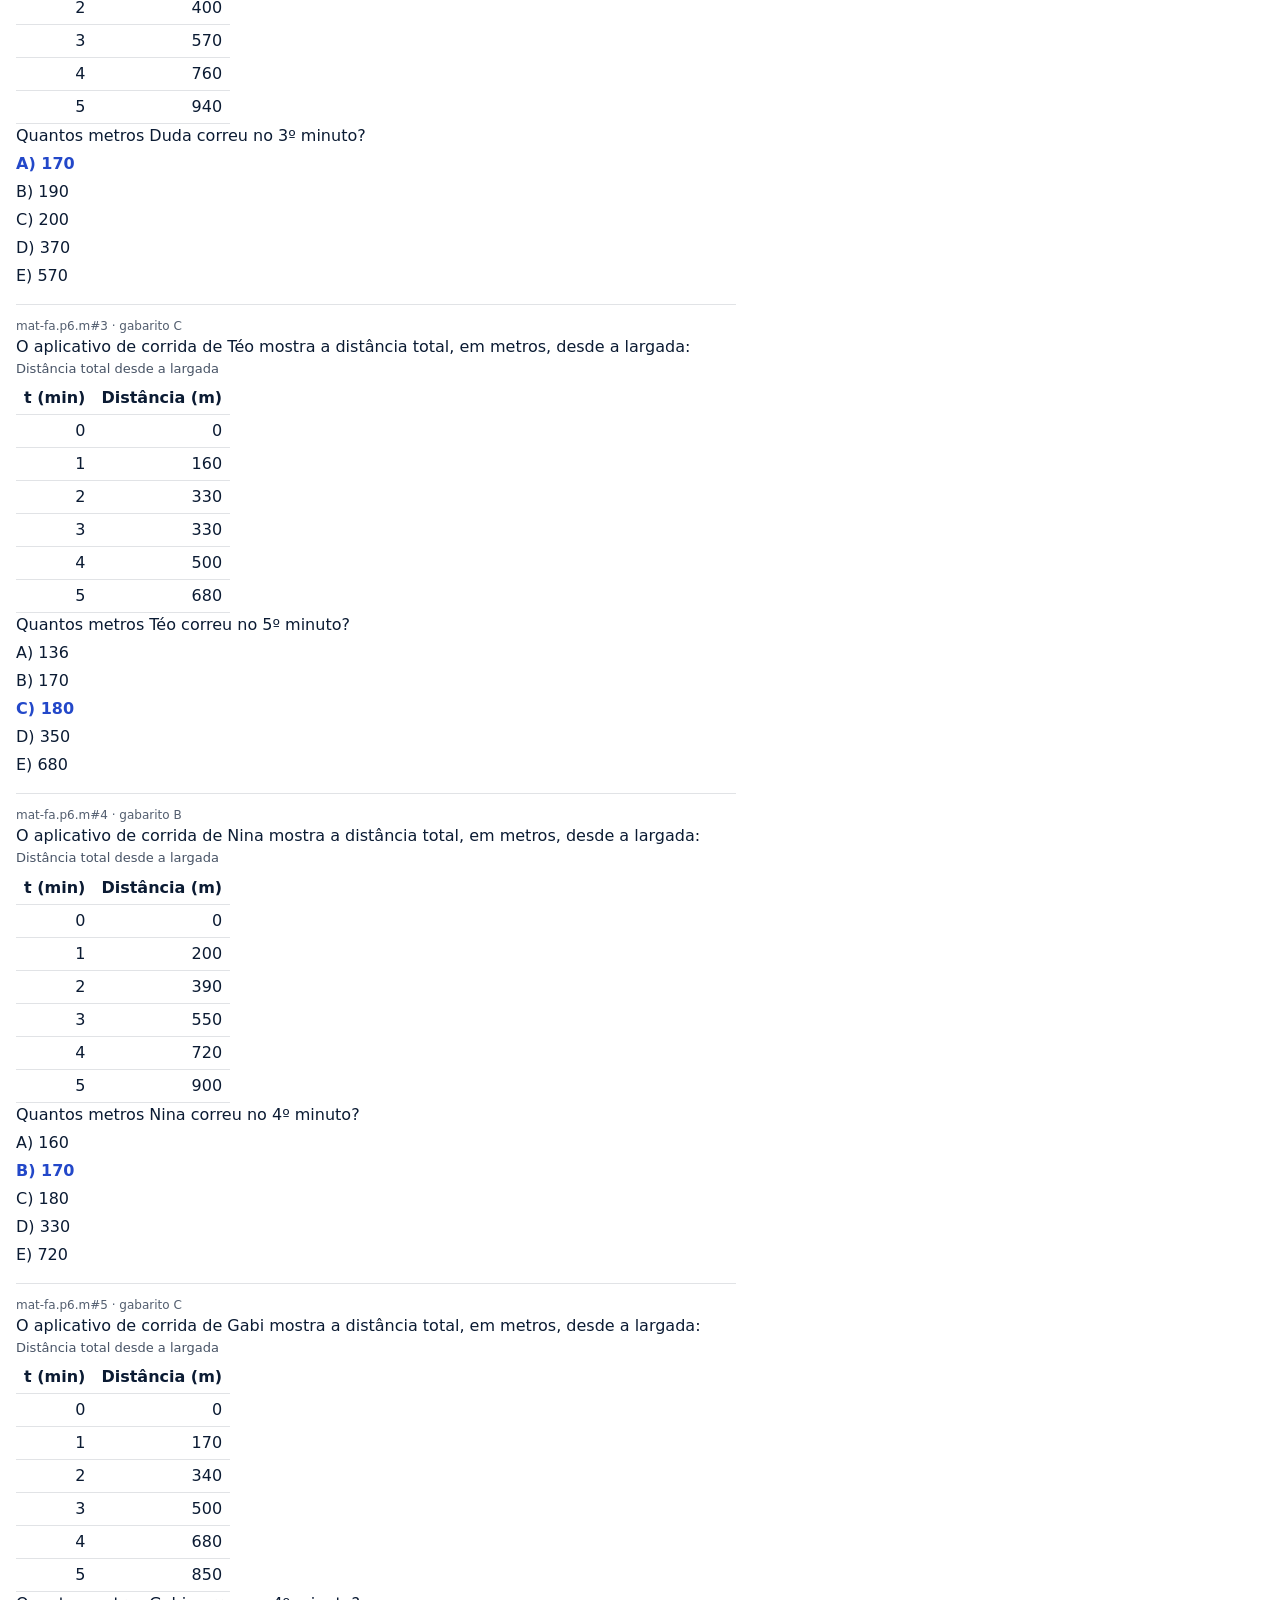
<file: prumo/_dev/preview_c34.html>
<!doctype html>
<html lang="pt-BR">
<head>
<meta charset="utf-8">
<meta name="viewport" content="width=device-width, initial-scale=1">
<title>Prévia · Caps. 3 e 4</title>
<style>
  :root { --fundo:#fff; --texto:#0B1B33; --foco:#2348C9; --fio:rgba(11,27,51,.12); }
  @media (prefers-color-scheme: dark) { :root { --fundo:#14284A; --texto:#E6ECF7; --foco:#8FA8F5; --fio:rgba(230,236,247,.16); } }
  body { margin:0; padding:16px; background:var(--fundo); color:var(--texto); font:16px/1.5 system-ui, sans-serif; max-width:720px; }
  h2 { font-size:18px; margin:32px 0 8px; border-top:1px solid var(--fio); padding-top:16px; }
  .v, .q, .k { border-top:1px solid var(--fio); padding:12px 0; }
  .alt { margin:4px 0; } .certa { font-weight:700; color:var(--foco); }
  .falta { font-size:14px; margin:0 0 6px 18px; opacity:.85; }
  .meta { font-size:12px; opacity:.7; }
  table { border-collapse:collapse; display:block; overflow-x:auto; max-width:100%; }
  td, th { border-bottom:1px solid var(--fio); padding:4px 8px; text-align:right; white-space:nowrap; }
  th { text-align:left; font-weight:600; } caption { text-align:left; font-size:13px; opacity:.75; padding-bottom:4px; }
  figure { margin:12px 0; } img { max-width:100%; height:auto; display:block; background:#fff; }
  .alt img { max-width:220px; }
</style>
</head>
<body>
<p class="meta">Prévia de desenvolvimento (fora do app e do precache): texto das págs. 5–8, questões do Enem dos Caps. 3 e 4 com "o que faltou", modelos da equipe e cards.</p>
<div id="saida"></div>
<script type="module">
  import { capitulos34, modelos34, questoes34 } from '../conteudo/mat-fa-c34.js';
  const out = [];
  const qPorId = Object.fromEntries(questoes34.map(q => [q.id, q]));
  for (const c of capitulos34) {
    out.push(`<h1>Cap. ${c.n} · ${c.titulo}</h1><p class="meta">${c.habilidades.join(', ')} · rodada: ${c.rodada.join(' · ')}</p>`);
    for (const pg of c.paginas) {
      out.push(`<h2>p. ${pg.n} · ${pg.titulo}</h2>`);
      for (const b of pg.blocos) for (const p of b.paragrafos)
        out.push(`<p id="${p.id}"><b>§ ${p.n}</b> ${p.html} <span class="meta">(${b.papel})</span></p>`);
    }
    for (const id of c.rodada.filter(i => qPorId[i])) {
      const q = qPorId[id];
      out.push(`<div class="q" data-id="${q.id}"><div class="meta">${q.atribuicao} · ${q.habilidade} · b ${q.inep.b}</div>${q.contexto}<p>${q.introducao}</p>`
        + q.alternativas.map(a => `<div class="alt ${a.letra === q.gabarito ? 'certa' : ''}">${a.letra}) ${a.texto}${a.imagem ? `<img src="../${a.imagem.src}" alt="${a.imagem.alt}">` : ''}</div>${a.falta ? `<p class="falta">${a.falta}</p>` : ''}`).join('')
        + `<p class="meta">Resolução da equipe: ${q.explicacao}</p></div>`);
    }
    for (const k of c.cards) out.push(`<div class="k"><div class="meta">${k.id} · ${k.tipo}</div><b>${k.frente}</b><br>${k.verso}</div>`);
  }
  for (const m of modelos34) {
    out.push(`<h2>${m.id}</h2>`);
    m.linhas.forEach((l, k) => out.push(`<div class="v" data-id="${m.id}#${k}"><div class="meta">${m.id}#${k} · gabarito ${l.pronto.gabarito}</div>${l.pronto.enunciado}`
      + l.pronto.alternativas.map(a => `<div class="alt ${a.certa ? 'certa' : ''}">${a.letra}) ${a.texto}</div>`).join('') + `</div>`));
  }
  document.getElementById('saida').innerHTML = out.join('').replaceAll('src="conteudo/', 'src="../conteudo/').replaceAll(' loading="lazy"', '');
  document.body.dataset.pronto = '1';
</script>
</body>
</html>
</file>
<file: tokens.css>
/* =========================================================
   CAPISCO · Design Tokens v1.0
   Importe este arquivo antes de components.css.
   ========================================================= */
@import url("https://fonts.googleapis.com/css2?family=Fredoka:wght@600;700&family=Baloo+2:wght@600;700;800&family=Nunito:wght@600;700;800;900&family=JetBrains+Mono:wght@500;700&display=swap");

:root{
  /* ---------- Marca ---------- */
  --rio-50:#e6f8f5; --rio-100:#c4efe8; --rio-200:#8fdfd3; --rio-300:#55cbbb;
  --rio-400:#22b6a4; --rio-500:#0fa292; --rio-600:#0b8577; --rio-700:#08685e; --rio-900:#03352f;
  --tang-50:#fff4e5; --tang-100:#ffe2bd; --tang-300:#ffbb5c; --tang-400:#ffa42e;
  --tang-500:#ff8f0a; --tang-600:#db6f00; --tang-700:#a85400;
  --capi-100:#f6e3cc; --capi-300:#e3b27c; --capi-500:#c98a4b; --capi-700:#9c6634; --capi-900:#3c2412;

  /* ---------- Semânticas de jogo ---------- */
  --sol-100:#fff5d6; --sol-400:#ffc62e; --sol-600:#d99a00;   /* parcial / "quase" */
  --coral-100:#ffecea; --coral-400:#ff7a6b; --coral-600:#d9493a; /* vencido (nunca usado p/ punir erro) */
  --ceu-100:#e3f2fe; --ceu-400:#3fa9f5; --ceu-600:#1a7fca;   /* agendado / fonte do material */
  --uva-100:#efe9ff; --uva-400:#8b6cff; --uva-600:#6a45e6;   /* novo / desbloqueado */

  /* ---------- Neutros (levemente quentes, puxados p/ capivara) ---------- */
  --n-0:#ffffff; --n-50:#f8f7f5; --n-100:#efedea; --n-200:#e2dfda; --n-300:#c9c5be;
  --n-500:#8a857d; --n-700:#4d4944; --n-900:#2b2825;

  /* ---------- Papéis (use estes nos componentes) ---------- */
  --bg:var(--n-0); --bg-soft:var(--n-50); --surface:var(--n-0);
  --line:var(--n-200); --line-strong:var(--n-300);
  --text:var(--n-900); --text-soft:var(--n-700); --text-muted:var(--n-500);
  --brand:var(--rio-500); --brand-press:var(--rio-600); --brand-soft:var(--rio-50); --on-brand:#fff;
  --reward:var(--tang-500); --reward-press:var(--tang-600); --reward-soft:var(--tang-50);
  --ok:var(--rio-500); --ok-soft:var(--rio-50); --ok-text:var(--rio-700);
  --partial:var(--sol-400); --partial-soft:var(--sol-100); --partial-text:#8a6200;
  --miss:var(--n-500); --miss-soft:var(--n-50); --miss-text:var(--n-700);  /* erro = neutro */
  --due:var(--coral-400); --due-soft:var(--coral-100);
  --sched:var(--ceu-400); --sched-soft:var(--ceu-100);
  --new:var(--uva-400); --new-soft:var(--uva-100);

  /* ---------- Matérias ---------- */
  --sub-bio:#58b847; --sub-qui:#3fa9f5; --sub-fis:#8b6cff; --sub-mat:#ff7a6b;
  --sub-his:#e0a100; --sub-geo:#0fa292; --sub-por:#c98a4b; --sub-red:#e05c9a;

  /* ---------- Tipografia ---------- */
  --font-brand:"Fredoka","Baloo 2",system-ui,sans-serif;     /* só o wordmark */
  --font-display:"Baloo 2","Nunito",system-ui,sans-serif;  /* logo, títulos, botões */
  --font-body:"Nunito",system-ui,sans-serif;               /* texto, perguntas */
  --font-mono:"JetBrains Mono",ui-monospace,monospace;     /* números, regras, dados */
  --fs-hero:clamp(40px,6vw,64px); --fs-h1:36px; --fs-h2:28px; --fs-h3:22px;
  --fs-q:20px; --fs-body:17px; --fs-sm:15px; --fs-xs:13px; --fs-label:12px;
  --lh-tight:1.1; --lh-body:1.5;

  /* ---------- Espaço (base 4) ---------- */
  --s-1:4px; --s-2:8px; --s-3:12px; --s-4:16px; --s-5:20px; --s-6:24px; --s-8:32px; --s-10:40px; --s-12:48px; --s-16:64px;

  /* ---------- Raios ---------- */
  --r-sm:10px; --r-md:14px; --r-lg:20px; --r-xl:28px; --r-pill:999px;

  /* ---------- Profundidade "chunky" (borda inferior sólida) ---------- */
  --depth:4px; --depth-lg:6px;

  /* ---------- Movimento ---------- */
  --ease-pop:cubic-bezier(.2,1.5,.4,1); --ease-out:cubic-bezier(.2,.8,.2,1);
  --t-fast:120ms; --t-med:260ms; --t-slow:600ms;
}

/* ---------- Modo escuro (estudo à noite) ---------- */
@media (prefers-color-scheme:dark){
  :root:not([data-theme="light"]){
    --bg:#15191b; --bg-soft:#1c2124; --surface:#1f2528;
    --line:#2f373b; --line-strong:#3d474c;
    --text:#eef1f2; --text-soft:#c4cbce; --text-muted:#8b969b;
    --brand-soft:#0f2e2a; --reward-soft:#33230c; --ok-soft:#0f2e2a; --ok-text:var(--rio-200);
    --partial-soft:#33290c; --partial-text:var(--sol-400); --miss-soft:#1c2124; --miss-text:#c4cbce;
    --due-soft:#3a1d1a; --sched-soft:#122a3b; --new-soft:#241d3d;
    color-scheme:dark;
  }
}
:root[data-theme="dark"]{
  --bg:#15191b; --bg-soft:#1c2124; --surface:#1f2528;
  --line:#2f373b; --line-strong:#3d474c;
  --text:#eef1f2; --text-soft:#c4cbce; --text-muted:#8b969b;
  --brand-soft:#0f2e2a; --reward-soft:#33230c; --ok-soft:#0f2e2a; --ok-text:var(--rio-200);
  --partial-soft:#33290c; --partial-text:var(--sol-400); --miss-soft:#1c2124; --miss-text:#c4cbce;
  --due-soft:#3a1d1a; --sched-soft:#122a3b; --new-soft:#241d3d;
  color-scheme:dark;
}
</file>
<file: components.css>
/* =========================================================
   CAPISCO · Componentes v1.0  (requer tokens.css)
   ========================================================= */
*{box-sizing:border-box}
body{margin:0;background:var(--bg);color:var(--text);font:700 var(--fs-body)/var(--lh-body) var(--font-body)}
:focus-visible{outline:3px solid var(--ceu-400);outline-offset:3px;border-radius:var(--r-sm)}

/* ---------- Logo ---------- */
.cp-logo{display:inline-flex;align-items:center;gap:.35em;font:800 1em/1 var(--font-display);color:var(--brand);letter-spacing:-.02em;text-decoration:none}
.cp-logo .wm{position:relative;display:inline-block}
.cp-logo .i{position:relative;display:inline-block}
.cp-logo .i::before{content:"";position:absolute;left:50%;top:-.02em;width:.3em;height:.3em;transform:translateX(-50%);border-radius:50%;background:var(--reward);box-shadow:inset -.04em -.05em 0 var(--reward-press)}
.cp-logo svg{width:1.25em;height:1.25em;flex:none}
.cp-logo.mono{color:var(--text)}
.cp-logo.inverse{color:#fff}

/* ---------- Botões (3D) ---------- */
.cp-btn{--c:var(--brand);--cp:var(--brand-press);--fg:var(--on-brand);
  display:inline-flex;align-items:center;justify-content:center;gap:var(--s-2);
  min-height:50px;padding:0 var(--s-6);border-radius:var(--r-md);border:2px solid transparent;
  background:var(--c);color:var(--fg);box-shadow:0 var(--depth) 0 var(--cp);
  font:800 15px var(--font-display);letter-spacing:.08em;text-transform:uppercase;cursor:pointer;
  transition:transform var(--t-fast),box-shadow var(--t-fast),filter var(--t-fast);user-select:none;text-decoration:none}
.cp-btn:hover{filter:brightness(1.06)}
.cp-btn:active{transform:translateY(var(--depth));box-shadow:0 0 0 var(--cp)}
.cp-btn.reward{--c:var(--reward);--cp:var(--reward-press)}
.cp-btn.secondary{--c:var(--surface);--cp:var(--line);--fg:var(--brand);border-color:var(--line)}
.cp-btn.ghost{--c:transparent;--cp:transparent;--fg:var(--brand);box-shadow:none}
.cp-btn[disabled]{--c:var(--line);--cp:var(--line-strong);--fg:var(--text-muted);cursor:not-allowed;filter:none}
.cp-btn.block{width:100%}
.cp-btn.sm{min-height:38px;padding:0 var(--s-4);font-size:13px}

/* ---------- Tipografia utilitária ---------- */
.cp-hero{font:800 var(--fs-hero)/var(--lh-tight) var(--font-display);letter-spacing:-.02em;margin:0}
.cp-h1{font:800 var(--fs-h1)/var(--lh-tight) var(--font-display);margin:0}
.cp-h2{font:800 var(--fs-h2)/1.15 var(--font-display);margin:0}
.cp-h3{font:800 var(--fs-h3)/1.2 var(--font-display);margin:0}
.cp-q{font:800 var(--fs-q)/1.35 var(--font-body);margin:0}
.cp-body{font:600 var(--fs-body)/var(--lh-body) var(--font-body);color:var(--text-soft);margin:0}
.cp-label{font:900 var(--fs-label)/1 var(--font-body);letter-spacing:.1em;text-transform:uppercase;color:var(--text-muted)}
.cp-num{font:700 var(--fs-sm) var(--font-mono);font-variant-numeric:tabular-nums}

/* ---------- Cards ---------- */
.cp-card{background:var(--surface);border:2px solid var(--line);border-radius:var(--r-lg);box-shadow:0 var(--depth) 0 var(--line);padding:var(--s-5)}

/* ---------- Alternativas ---------- */
.cp-opt{display:flex;gap:var(--s-3);align-items:center;width:100%;text-align:left;
  background:var(--surface);color:var(--text);border:2px solid var(--line);border-radius:var(--r-md);
  box-shadow:0 var(--depth) 0 var(--line);padding:var(--s-4);font:700 var(--fs-sm)/1.35 var(--font-body);cursor:pointer;transition:transform var(--t-fast)}
.cp-opt:active{transform:translateY(2px);box-shadow:0 2px 0 var(--line)}
.cp-opt .key{flex:none;width:28px;height:28px;border-radius:8px;border:2px solid var(--line);display:grid;place-items:center;font:800 13px var(--font-mono);color:var(--text-muted)}
.cp-opt[aria-checked="true"]{border-color:var(--rio-300);background:var(--brand-soft);color:var(--ok-text);box-shadow:0 var(--depth) 0 var(--rio-300)}
.cp-opt[aria-checked="true"] .key{border-color:var(--rio-300);color:var(--ok-text)}

/* ---------- Progresso da rodada ---------- */
.cp-progress{height:16px;background:var(--line);border-radius:var(--r-pill);overflow:hidden}
.cp-progress>b{display:block;height:100%;background:var(--brand);border-radius:inherit;box-shadow:inset 0 5px 0 rgba(255,255,255,.3);transition:width var(--t-slow) var(--ease-out)}

/* ---------- Faixa de retorno ---------- */
.cp-feedback{border-radius:var(--r-lg);padding:var(--s-5);display:flex;flex-direction:column;gap:var(--s-2)}
.cp-feedback .t{font:800 22px var(--font-display);display:flex;gap:var(--s-2);align-items:center}
.cp-feedback p{margin:0;font:600 var(--fs-sm)/1.45 var(--font-body)}
.cp-feedback.ok{background:var(--ok-soft);color:var(--ok-text)}
.cp-feedback.partial{background:var(--partial-soft);color:var(--partial-text)}
.cp-feedback.miss{background:var(--miss-soft);color:var(--miss-text);border:2px solid var(--line)}

/* ---------- Checagem por etapa (quase-acerto verdadeiro) ---------- */
.cp-step{display:flex;gap:var(--s-2);align-items:flex-start;font:700 var(--fs-sm)/1.4 var(--font-body)}
.cp-step::before{flex:none;width:22px;height:22px;border-radius:7px;display:grid;place-items:center;font:900 13px var(--font-body);color:#fff}
.cp-step.ok::before{content:"✓";background:var(--ok)}
.cp-step.miss::before{content:"?";background:var(--partial)}

/* ---------- Fonte do material ---------- */
.cp-source{border-left:4px solid var(--sched);background:var(--sched-soft);border-radius:4px var(--r-md) var(--r-md) 4px;padding:var(--s-3) var(--s-4);font:600 var(--fs-sm)/1.45 var(--font-body);color:var(--text-soft)}
.cp-source cite{display:block;margin-top:var(--s-1);font:700 var(--fs-xs) var(--font-mono);color:var(--ceu-600);font-style:normal}

/* ---------- Nós do mapa ---------- */
.cp-node{--c:var(--brand);--cp:var(--brand-press);width:72px;height:64px;border-radius:50%;border:0;display:grid;place-items:center;
  background:var(--c);box-shadow:0 var(--depth-lg) 0 var(--cp);color:#fff;font:900 24px var(--font-body);cursor:pointer;position:relative;transition:transform var(--t-fast)}
.cp-node:active{transform:translateY(var(--depth-lg));box-shadow:none}
.cp-node.done{--c:var(--reward);--cp:var(--reward-press)}
.cp-node.due{--c:var(--due);--cp:var(--coral-600)}
.cp-node.sched{--c:var(--sched);--cp:var(--ceu-600)}
.cp-node.new{--c:var(--new);--cp:var(--uva-600)}
.cp-node.lock{--c:var(--line);--cp:var(--line-strong);color:var(--text-muted);cursor:not-allowed}
.cp-node.now{outline:6px solid var(--brand-soft);outline-offset:4px}
.cp-node.boss{width:96px;height:84px;border-radius:28px}

/* ---------- Chips / badges ---------- */
.cp-chip{display:inline-flex;align-items:center;gap:6px;padding:4px 12px;border-radius:var(--r-pill);font:800 var(--fs-xs) var(--font-body);background:var(--bg-soft);color:var(--text-soft);border:2px solid var(--line)}
.cp-chip.due{background:var(--due-soft);color:var(--coral-600);border-color:transparent}
.cp-chip.sched{background:var(--sched-soft);color:var(--ceu-600);border-color:transparent}
.cp-chip.new{background:var(--new-soft);color:var(--uva-600);border-color:transparent}
.cp-chip.ok{background:var(--ok-soft);color:var(--ok-text);border-color:transparent}

/* ---------- Caixas de domínio (Leitner) ---------- */
.cp-boxes{display:inline-flex;gap:5px}
.cp-boxes i{width:26px;height:12px;border-radius:4px;background:var(--line)}
.cp-boxes i.on{background:var(--brand);box-shadow:inset 0 -3px 0 var(--brand-press)}

/* ---------- Bilhete da partida ---------- */
.cp-ticket{background:var(--surface);border:2px solid var(--line);border-radius:var(--r-lg);box-shadow:0 var(--depth) 0 var(--line);overflow:hidden}
.cp-ticket>*{padding:var(--s-4) var(--s-5)}
.cp-ticket>*+*{border-top:2px dashed var(--line)}
.cp-ticket .prize{background:var(--reward-soft);font:800 var(--fs-sm)/1.4 var(--font-body);color:var(--tang-700)}

/* ---------- Calendário de constância (nunca zera) ---------- */
.cp-cal{display:grid;grid-template-columns:repeat(7,32px);gap:6px}
.cp-cal i{width:32px;height:32px;border-radius:9px;background:var(--line);font:900 12px/32px var(--font-body);text-align:center;font-style:normal;color:#fff}
.cp-cal i.on{background:var(--reward);box-shadow:inset 0 -4px 0 var(--reward-press)}

/* ---------- Toggle ---------- */
.cp-toggle{appearance:none;width:52px;height:30px;border-radius:99px;background:var(--line);position:relative;cursor:pointer;transition:background var(--t-med)}
.cp-toggle::after{content:"";position:absolute;top:3px;left:3px;width:24px;height:24px;border-radius:50%;background:#fff;box-shadow:0 2px 0 rgba(0,0,0,.15);transition:transform var(--t-med) var(--ease-pop)}
.cp-toggle:checked{background:var(--brand)}
.cp-toggle:checked::after{transform:translateX(22px)}

/* ---------- Input ---------- */
.cp-input{width:100%;min-height:52px;padding:var(--s-3) var(--s-4);border-radius:var(--r-md);border:2px solid var(--line);background:var(--bg-soft);color:var(--text);font:700 var(--fs-body) var(--font-body)}
.cp-input:focus{outline:none;border-color:var(--sched);background:var(--surface)}
textarea.cp-input{min-height:120px;resize:vertical;line-height:1.5}

/* ---------- Animações de celebração (intensidade = ganho real) ---------- */
@keyframes cp-pop{from{transform:scale(.6);opacity:0}to{transform:none;opacity:1}}
@keyframes cp-bounce{40%{transform:translateY(-10px)}}
@keyframes cp-fill{from{transform:scaleX(0)}to{transform:none}}
.cp-anim-pop{animation:cp-pop var(--t-med) var(--ease-pop)}
.cp-anim-bounce{animation:cp-bounce var(--t-slow) var(--ease-out)}
@media (prefers-reduced-motion:reduce){*{animation:none!important;transition:none!important}}

/* ---------- Marca v2: ícone + wordmark (Fredoka) ---------- */
.cp-brand{display:inline-flex;align-items:center;gap:.32em;text-decoration:none;color:var(--brand);line-height:1}
.cp-brand .ic{width:1.3em;height:1.3em;flex:none;display:block;filter:drop-shadow(0 .04em 0 rgba(0,0,0,.12))}
.cp-brand .wm2{font:700 1em/1 var(--font-brand);letter-spacing:-.025em;-webkit-text-stroke:.012em currentColor;position:relative;display:inline-block;padding-top:.12em}
.cp-brand.inverse{color:#fff}
.cp-brand.ink{color:var(--n-900)}
/* wordmark: limpo, com um único corte — o "o" final é a bolinha marcada do cartão-resposta */
.cp-brand .wm2{letter-spacing:-.02em}
.cp-brand .wm2 .o{display:inline-block;position:relative;width:.6em;height:.585em;margin-left:.02em;border:.15em solid currentColor;border-radius:50%;box-sizing:border-box;vertical-align:baseline;transform:translateY(.012em)}
.cp-brand .wm2 .o::after{content:"";position:absolute;inset:.08em;border-radius:50%;background:currentColor}
.cp-brand .wm3{display:block;flex:none;overflow:visible}
</file>
<file: jogo/ui/jogo.css>
/* =========================================================
   CAPISCO · Jogo v2 (web + app) — simples, direto, no espírito do Duolingo.
   Requer tokens.css e components.css.
   ========================================================= */
html{font-size:calc(16px * var(--escala,1))}
body{background:var(--bg);min-height:100vh;min-height:100dvh;-webkit-tap-highlight-color:transparent}
body.contraste{--text-soft:var(--text);--text-muted:var(--n-700);--line:var(--n-300)}
body.sem-mov *{animation:none!important;transition:none!important}
button{font-family:inherit;color:inherit}
a{color:var(--brand)}
[hidden]{display:none!important}
img.capi3d{display:block;object-fit:contain;user-select:none;-webkit-user-drag:none}
.muted{color:var(--text-muted);font:700 var(--fs-sm)/1.45 var(--font-body);margin:0}
.mono{font-family:var(--font-mono);font-weight:700}
.linha{display:flex;align-items:center;gap:10px;flex-wrap:wrap}
.entre{display:flex;align-items:center;justify-content:space-between;gap:12px}
.pilha{display:flex;flex-direction:column;gap:12px}

/* ---------- casca ---------- */
.shell{display:grid;grid-template-columns:240px minmax(0,1fr) 330px;min-height:100vh;min-height:100dvh}
.side{position:sticky;top:0;height:100vh;height:100dvh;display:flex;flex-direction:column;gap:6px;padding:24px 14px;border-right:2px solid var(--line);background:var(--bg)}
.side .brand{padding:0 12px 22px;text-decoration:none}
.nav{display:flex;align-items:center;gap:14px;padding:10px 14px;border-radius:var(--r-md);border:2px solid transparent;text-decoration:none;color:var(--text-soft);font:800 15px var(--font-body);letter-spacing:.02em;text-transform:uppercase}
.nav .ic{font-size:24px;width:32px;text-align:center}
.nav:hover{background:var(--bg-soft)}
.nav[aria-current="page"]{border-color:var(--ceu-400);background:var(--sched-soft);color:var(--ceu-600)}
.side .grow{flex:1}
.side small{font:700 12px/1.4 var(--font-body);color:var(--text-muted);padding:0 14px}
.meio{min-width:0;display:flex;flex-direction:column}
main.tela{width:100%;max-width:640px;margin:0 auto;padding:28px 20px 80px;display:flex;flex-direction:column;gap:22px;outline:none;min-width:0;overflow-x:clip}
.rail{position:sticky;top:0;height:100vh;height:100dvh;overflow:auto;padding:24px 22px;display:flex;flex-direction:column;gap:16px}
.topo{display:none}
.tabs{display:none}
@media (max-width:1100px){.shell{grid-template-columns:240px minmax(0,1fr)}.rail{display:none}}
@media (max-width:900px){
  .shell{grid-template-columns:minmax(0,1fr)}.side{display:none}
  .topo{display:flex}.tabs{display:grid}
  main.tela{padding:14px 16px calc(96px + env(safe-area-inset-bottom));gap:18px}
}
body.app .shell{grid-template-columns:minmax(0,1fr)}
body.app .side,body.app .rail{display:none}
body.app .topo{display:flex}
body.app .tabs{display:grid}
body.app main.tela{padding:14px 16px calc(96px + env(safe-area-inset-bottom));gap:18px}
.topo{position:sticky;top:0;z-index:30;background:var(--bg);border-bottom:2px solid var(--line);align-items:center;justify-content:space-between;gap:8px;padding:calc(8px + env(safe-area-inset-top)) 12px 8px}
.stat{display:inline-flex;align-items:center;gap:5px;padding:6px 8px;border-radius:12px;font:800 15px var(--font-body);color:var(--text-soft);text-decoration:none;border:0;background:none;cursor:pointer;white-space:nowrap}
.stat:hover{background:var(--bg-soft)}
.stat .e{font-size:20px;line-height:1}
.stat.laranja{color:var(--tang-600)}.stat.azul{color:var(--ceu-600)}.stat.verde{color:var(--ok-text)}
.tabs{position:fixed;left:0;right:0;bottom:0;z-index:40;background:var(--bg);border-top:2px solid var(--line);grid-template-columns:repeat(4,1fr);padding:6px 8px calc(6px + env(safe-area-inset-bottom))}
.tabs a{display:flex;flex-direction:column;align-items:center;gap:2px;padding:6px 2px;border-radius:12px;border:2px solid transparent;text-decoration:none;color:var(--text-muted);font:800 11px var(--font-body);letter-spacing:.03em;text-transform:uppercase}
.tabs a .ic{font-size:24px;line-height:28px;filter:grayscale(1);opacity:.7}
.tabs a[aria-current="page"]{border-color:var(--ceu-400);background:var(--sched-soft);color:var(--ceu-600)}
.tabs a[aria-current="page"] .ic{filter:none;opacity:1}

/* modo foco (lição) e encerramento */
body.foco .side,body.foco .tabs,body.foco .topo,body.foco .rail{display:none!important}
body.foco .shell{grid-template-columns:minmax(0,1fr)}
body.foco main.tela{max-width:none;padding:0;min-height:100vh;min-height:100dvh;gap:0}
body.fim{background:var(--rio-700);color:#fff}

/* ---------- cartões do trilho lateral / reaproveitados ---------- */
.box{border:2px solid var(--line);border-radius:var(--r-lg);padding:18px;display:flex;flex-direction:column;gap:12px;background:var(--surface)}
.box h2,.box h3{margin:0;font:800 19px/1.2 var(--font-display)}
.box .cp-btn{align-self:stretch}
.tit{font:800 clamp(24px,4vw,30px)/1.15 var(--font-display);margin:0}
.sub{font:700 16px/1.45 var(--font-body);color:var(--text-soft);margin:0}
.volta{display:inline-flex;align-items:center;gap:6px;font:800 14px var(--font-body);color:var(--text-muted);text-decoration:none;align-self:flex-start;padding:4px 0}
.volta:hover{color:var(--text)}

/* chips de estado: cor + forma */
.st{display:inline-flex;align-items:center;gap:6px;padding:3px 10px 3px 5px;border-radius:var(--r-pill);font:800 12px var(--font-body);white-space:nowrap}
.st i{font-style:normal;width:18px;height:18px;border-radius:50%;display:grid;place-items:center;font-size:10px;color:#fff}
.st.vencido{background:var(--due-soft);color:var(--coral-600)}.st.vencido i{background:var(--due)}
.st.agendado{background:var(--sched-soft);color:var(--ceu-600)}.st.agendado i{background:var(--sched)}
.st.consolidado{background:var(--reward-soft);color:var(--tang-700)}.st.consolidado i{background:var(--reward)}
.st.novo{background:var(--new-soft);color:var(--uva-600)}.st.novo i{background:var(--new)}
.st.pratica{background:var(--brand-soft);color:var(--ok-text)}.st.pratica i{background:var(--brand)}
.st.bloqueado{background:var(--bg-soft);color:var(--text-muted)}.st.bloqueado i{background:var(--line-strong)}

/* lista simples de tópicos */
.lista{display:flex;flex-direction:column}
.item{display:flex;align-items:center;gap:12px;padding:12px 4px;border-bottom:2px solid var(--line);text-decoration:none;color:var(--text)}
.item:last-child{border-bottom:0}
.item .bola{width:40px;height:40px;border-radius:50%;flex:none;display:grid;place-items:center;font-size:18px;color:#fff;background:var(--m,var(--brand))}
.item .t{flex:1;min-width:0;display:flex;flex-direction:column;gap:1px}
.item .t b{font:800 15.5px/1.3 var(--font-body)}
.item .t small{font:700 13px var(--font-body);color:var(--text-muted)}
.item .seta{color:var(--text-muted);font-weight:800}

/* ---------- APRENDER: cabeçalho da unidade + trilha ---------- */
.unidade{--m:var(--brand);position:sticky;top:12px;z-index:20;border-radius:var(--r-lg);background:var(--m);color:#fff;padding:14px 16px 14px 18px;display:flex;align-items:center;gap:12px;box-shadow:0 4px 0 color-mix(in srgb,var(--m) 72%,#000)}
@media (max-width:900px){.unidade{top:68px}}
body.app .unidade{top:68px}
.unidade .t{flex:1;min-width:0}
.unidade .t span{display:block;font:900 12px var(--font-body);letter-spacing:.08em;text-transform:uppercase;opacity:.85}
.unidade .t b{display:block;font:800 20px/1.2 var(--font-display);margin-top:2px}
.unidade .troca{flex:none;border:2px solid rgba(255,255,255,.45);background:rgba(255,255,255,.12);color:#fff;border-radius:var(--r-md);padding:8px 12px;font:800 13px var(--font-body);letter-spacing:.04em;text-transform:uppercase;cursor:pointer}
.aviso-rev{display:flex;align-items:center;gap:12px;padding:12px 14px;border-radius:var(--r-lg);border:2px solid var(--due);background:var(--due-soft);color:var(--coral-600);font:800 15px var(--font-body);text-decoration:none}
.aviso-rev span{flex:1}
.trilha{--k:1;position:relative;display:flex;flex-direction:column;align-items:center;padding:20px 0 40px}
.trilha svg.caminho{position:absolute;inset:0;width:100%;height:100%;pointer-events:none;overflow:visible}
.passo{position:relative;display:flex;flex-direction:column;align-items:center;gap:6px;width:180px;padding:16px 0;z-index:1;transform:translateX(calc(var(--dx) * var(--k) * 1px))}
@media (max-width:520px){.trilha{--k:.62}}
.no{--c:var(--brand);--cp:var(--brand-press);position:relative;width:74px;height:70px;border-radius:50%;border:0;background:var(--c);box-shadow:0 6px 0 var(--cp);color:#fff;font:900 28px var(--font-body);cursor:pointer;display:grid;place-items:center;transition:transform var(--t-fast)}
.no:active{transform:translateY(6px);box-shadow:none}
.no.vencido{--c:var(--due);--cp:var(--coral-600)}
.no.agendado{--c:var(--sched);--cp:var(--ceu-600)}
.no.consolidado{--c:var(--reward);--cp:var(--reward-press)}
.no.novo{--c:var(--new);--cp:var(--uva-600)}
.no.pratica{--c:var(--brand);--cp:var(--brand-press)}
.no.bloqueado{--c:var(--line);--cp:var(--line-strong);color:var(--text-muted)}
.no.chefe{width:92px;height:84px;border-radius:26px;font-size:38px}
.no.chefe.bloqueado{filter:grayscale(1)}
.anel{position:absolute;inset:-9px;pointer-events:none}
.passo:has(.pop),.passo.aberto{z-index:30}
.passo .nome{font:800 14px/1.25 var(--font-body);text-align:center;color:var(--text);max-width:170px}
.passo .cx{font:700 12px var(--font-body);color:var(--text-muted)}
.capi-aqui{position:absolute;top:-6px;width:96px;height:96px;pointer-events:none}
@media (max-width:520px){.capi-aqui{width:74px;height:74px}}
.passo.atual .no::after{content:"COMEÇAR";position:absolute;top:-34px;left:50%;transform:translateX(-50%);background:var(--surface);color:var(--c);border:2px solid var(--line);border-radius:10px;padding:4px 10px;font:900 12px var(--font-body);letter-spacing:.06em;white-space:nowrap;animation:flutua 1.8s ease-in-out infinite}
.passo.atual .no.vencido::after,.passo.atual .no.agendado::after{content:"REVISAR"}
@keyframes flutua{50%{transform:translate(-50%,-4px)}}
/* balão do nó = mini-briefing (Pilar I) */
.pop{--m:var(--brand);position:absolute;top:100%;left:50%;transform:translateX(calc(-50% - var(--dx) * var(--k) * 1px));margin-top:4px;width:min(320px,calc(100vw - 32px));z-index:10;background:var(--m);color:#fff;border-radius:var(--r-lg);padding:16px;display:flex;flex-direction:column;gap:10px;text-align:left;box-shadow:0 10px 30px rgba(0,0,0,.18);animation:cp-pop var(--t-med) var(--ease-pop)}
.pop.cinza{--m:var(--n-100);color:var(--text)}
.pop b.t{font:800 18px/1.25 var(--font-display)}
.pop p{margin:0;font:700 14px/1.45 var(--font-body);opacity:.95}
.pop ul{margin:0;padding-left:18px;font:700 14px/1.5 var(--font-body)}
.pop .cp-btn{--c:#fff;--cp:rgba(0,0,0,.18);--fg:var(--m)}
.pop.cinza .cp-btn{--c:var(--line);--cp:var(--line-strong);--fg:var(--text-muted)}
.pop a.det{color:inherit;opacity:.85;font:800 13px var(--font-body);text-align:center}
.fim-trilha{padding-bottom:120px!important;display:flex;flex-direction:column;align-items:center;gap:6px;text-align:center;padding:10px 20px 0}

/* seletor de matéria (folha) */
.folha-fundo{position:fixed;inset:0;background:rgba(20,24,26,.45);z-index:80;display:flex;align-items:flex-end;justify-content:center}
@media (min-width:901px){body:not(.app) .folha-fundo{align-items:center}}
.folha{background:var(--surface);width:100%;max-width:520px;border-radius:24px 24px 0 0;padding:18px 16px calc(18px + env(safe-area-inset-bottom));display:flex;flex-direction:column;gap:12px;max-height:85vh;overflow:auto;animation:sobe var(--t-med) var(--ease-out)}
@media (min-width:901px){body:not(.app) .folha{border-radius:24px}}
@keyframes sobe{from{transform:translateY(40px);opacity:0}}
.mats{display:grid;grid-template-columns:repeat(2,minmax(0,1fr));gap:10px}
.mat{--m:var(--brand);display:flex;align-items:center;gap:10px;padding:10px;border-radius:var(--r-md);border:2px solid var(--line);background:var(--surface);cursor:pointer;text-align:left;box-shadow:0 3px 0 var(--line)}
.mat img{width:44px;height:44px;border-radius:12px;background:color-mix(in srgb,var(--m) 16%,var(--surface))}
.mat b{display:block;font:800 14.5px/1.2 var(--font-body)}
.mat small{font:700 12px var(--font-body);color:var(--text-muted)}
.mat[aria-pressed="true"]{border-color:var(--m);box-shadow:0 3px 0 var(--m)}

/* ---------- LIÇÃO ---------- */
.licao{min-height:100vh;min-height:100dvh;display:flex;flex-direction:column}
.l-topo{width:100%;max-width:720px;margin:0 auto;display:flex;align-items:center;gap:14px;padding:calc(16px + env(safe-area-inset-top)) 18px 6px}
.l-topo .sair{width:40px;height:40px;border:0;background:none;font:800 26px var(--font-body);color:var(--text-muted);cursor:pointer;border-radius:12px;flex:none}
.l-topo .sair:hover{background:var(--bg-soft)}
.rodadas{flex:1;display:flex;gap:6px}
.rodadas i{flex:1;height:14px;border-radius:99px;background:var(--line)}
.rodadas i.feita{background:var(--brand);box-shadow:inset 0 4px 0 rgba(255,255,255,.3)}
.rodadas i.agora{background:var(--rio-200)}
.l-corpo{flex:1;width:100%;max-width:640px;margin:0 auto;padding:14px 18px 180px;display:flex;flex-direction:column;gap:16px}
.l-onde{font:900 12px var(--font-body);letter-spacing:.08em;text-transform:uppercase;color:var(--m,var(--brand))}
.l-inst{font:800 14px var(--font-body);color:var(--text-muted);margin:0}
.l-enun{font:800 clamp(20px,3.2vw,24px)/1.35 var(--font-body);margin:0;color:var(--text)}
.contexto{border:2px solid var(--line);border-radius:var(--r-lg);padding:14px 16px;font:600 16px/1.55 var(--font-body);color:var(--text-soft);background:var(--bg-soft)}
.opcoes{display:flex;flex-direction:column;gap:10px}
.cp-opt{min-height:60px;font-size:16px}
.cp-opt[role="checkbox"] .key{border-radius:6px}
.cp-opt[role="checkbox"][aria-checked="true"] .key{background:var(--ok-text);border-color:var(--ok-text);color:#fff}
.cp-opt[disabled]{cursor:default}
.cp-opt.certa{border-color:var(--brand);background:var(--brand-soft);box-shadow:0 4px 0 var(--rio-300)}
.cp-opt.errada{border-color:var(--line-strong);background:var(--bg-soft);color:var(--text-muted)}
textarea.cp-input{font-size:17px}
.cartao{min-height:200px;border-radius:var(--r-xl);border:2px solid var(--line);box-shadow:0 6px 0 var(--line);display:flex;flex-direction:column;justify-content:center;gap:10px;padding:24px;text-align:center;background:var(--surface)}
.cartao .l-enun{font-size:22px}
.cartao.verso{background:var(--brand-soft);border-color:var(--rio-200);box-shadow:0 6px 0 var(--rio-200)}
.cartao.verso p{margin:0;font:700 18px/1.5 var(--font-body);color:var(--ok-text)}
/* rodapé fixo: Verificar → faixa de resultado */
.pe{position:fixed;left:0;right:0;bottom:0;z-index:50;border-top:2px solid var(--line);background:var(--bg);padding:16px 18px calc(16px + env(safe-area-inset-bottom))}
.pe .in{max-width:720px;margin:0 auto;display:flex;flex-direction:column;gap:12px}
@media (min-width:700px){.pe .acoes{display:flex;justify-content:flex-end}.pe .acoes .cp-btn{min-width:200px}}
.pe .cp-btn{width:100%}
@media (min-width:700px){.pe .cp-btn{width:auto}}
.pe.ok{background:var(--rio-50);border-top-color:transparent}
.pe.quase{background:var(--sol-100);border-top-color:transparent}
.pe.erro{background:var(--n-100);border-top-color:transparent}
.pe.conferir{background:var(--sched-soft);border-top-color:transparent}
.res{display:flex;gap:14px;align-items:flex-start;animation:sobe var(--t-med) var(--ease-out)}
.res .ico{flex:none;width:56px;height:56px;border-radius:50%;display:grid;place-items:center;font:900 28px var(--font-body);color:#fff;background:var(--brand)}
.pe.quase .res .ico{background:var(--sol-600)}
.pe.erro .res .ico{background:var(--n-500)}
.res .txt{flex:1;min-width:0;display:flex;flex-direction:column;gap:4px}
.res h3{margin:0;font:800 22px var(--font-display);color:var(--ok-text)}
.pe.quase .res h3{color:var(--partial-text)}
.pe.erro .res h3{color:var(--n-700)}
.res p{margin:0;font:700 15px/1.45 var(--font-body);color:var(--text-soft)}
.res p b{color:var(--text)}
.res details summary{cursor:pointer;font:800 14px var(--font-body);color:var(--ceu-600);list-style:none;padding:4px 0}
.res details summary::before{content:"▸ "}
.res details[open] summary::before{content:"▾ "}
.res details .cp-source{margin-top:6px}
.res .etapas{display:flex;flex-direction:column;gap:6px;margin-top:2px}
.res .prox{font:700 13px/1.4 var(--font-body);color:var(--text-muted)}
.pe.ok .cp-btn{--c:var(--brand);--cp:var(--brand-press)}
.pe.quase .cp-btn{--c:var(--sol-600);--cp:#a87600}
.pe.erro .cp-btn{--c:var(--n-700);--cp:var(--n-900)}
.pe .auto{display:grid;grid-template-columns:repeat(3,1fr);gap:10px}
.pe .auto .cp-btn{width:100%;padding:0 6px;font-size:12.5px;letter-spacing:.03em}
.passos-conf{display:flex;flex-direction:column;gap:8px}
.passos-conf label{display:flex;gap:10px;align-items:flex-start;font:700 15px/1.4 var(--font-body);cursor:pointer}
.passos-conf input{width:22px;height:22px;accent-color:var(--brand);flex:none;margin-top:1px}

/* telas cheias: fim de rodada, resumo, recompensas */
.cheia{flex:1;width:100%;max-width:560px;margin:0 auto;padding:calc(30px + env(safe-area-inset-top)) 20px 140px;display:flex;flex-direction:column;align-items:center;text-align:center;gap:16px;justify-content:center}
.cheia .capi3d{width:210px;height:210px;margin:-10px 0 -14px}
.cheia h1{font:800 clamp(28px,5vw,36px)/1.1 var(--font-display);margin:0}
.cheia h1.ok{color:var(--tang-600)}
.cheia .sub{max-width:440px}
.caixa-salto{display:flex;align-items:center;gap:8px}
.caixa-salto i{width:44px;height:20px;border-radius:6px;background:var(--line)}
.caixa-salto i.on{background:var(--brand);box-shadow:inset 0 -4px 0 var(--brand-press)}
.caixa-salto i.novo{animation:enche .6s var(--ease-pop) .3s both}
@keyframes enche{from{transform:scale(.3);background:var(--line)}}
.caixa-legenda{font:800 14px var(--font-mono);color:var(--text-soft)}
.regra-mini{font:700 13.5px/1.5 var(--font-body);color:var(--text-muted);max-width:440px;margin:0}
.tiles{display:grid;grid-template-columns:repeat(3,minmax(0,1fr));gap:12px;width:100%}
.tile{border:2px solid var(--c,var(--brand));border-radius:var(--r-lg);overflow:hidden;background:var(--surface)}
.tile span{display:block;background:var(--c,var(--brand));color:#fff;font:900 11px var(--font-body);letter-spacing:.06em;text-transform:uppercase;padding:5px 4px}
.tile b{display:block;padding:12px 4px;font:800 22px var(--font-mono);color:var(--c,var(--brand))}
.premios{display:flex;flex-direction:column;gap:10px;width:100%;text-align:left}
.premio{display:flex;align-items:center;gap:14px;padding:12px 14px;border:2px solid var(--line);border-radius:var(--r-lg);background:var(--surface);animation:cp-pop var(--t-med) var(--ease-pop) both}
.premio .ico{flex:none;width:52px;height:52px;border-radius:16px;display:grid;place-items:center;font-size:26px;background:var(--bg-soft);overflow:hidden}
.premio .ico img{width:64px;height:64px}
.premio .tx{display:block;font:700 16px/1.35 var(--font-body)}
.premio small{font:700 13px var(--font-body);color:var(--text-muted)}
.encerra{flex:1;width:100%;max-width:520px;margin:0 auto;padding:calc(30px + env(safe-area-inset-top)) 20px 40px;display:flex;flex-direction:column;align-items:center;text-align:center;gap:16px;justify-content:center}
.encerra .capi3d{width:200px;height:200px;margin:-10px 0 -16px}
.encerra h1{font:800 clamp(32px,6vw,44px)/1.05 var(--font-display);margin:0;color:#fff}
.encerra .prox{width:100%;background:rgba(0,0,0,.18);border-radius:var(--r-lg);padding:16px}
.encerra .prox span{font:900 12px var(--font-body);letter-spacing:.08em;text-transform:uppercase;opacity:.7}
.encerra .prox b{display:block;font:800 30px var(--font-display);color:var(--tang-300);margin:4px 0}
.encerra .prox p{margin:0;font:700 15px/1.45 var(--font-body);opacity:.85}
.encerra .nota{font:700 13px/1.5 var(--font-body);opacity:.7;max-width:400px;margin:0}
.confete{position:fixed;inset:0;pointer-events:none;z-index:60;overflow:hidden}
.confete i{position:absolute;top:-20px;width:10px;height:16px;border-radius:3px;animation:cai 1.6s var(--ease-out) forwards}
@keyframes cai{to{transform:translateY(110vh) rotate(540deg);opacity:.8}}

/* ---------- briefing de revisão ---------- */
.rod{--m:var(--brand);display:grid;grid-template-columns:40px minmax(0,1fr) auto;gap:12px;align-items:center;padding:10px 0;border-bottom:2px solid var(--line)}
.rod:last-child{border-bottom:0}
.rod .n{width:40px;height:40px;border-radius:50%;background:var(--m);color:#fff;display:grid;place-items:center;font:800 16px var(--font-mono)}
.rod b{display:block;font:800 15.5px/1.3 var(--font-body)}
.rod small{font:700 13px var(--font-body);color:var(--text-muted)}
.rod select{max-width:150px;min-height:40px;font-size:14px;padding:6px 8px}
.stepper{display:inline-flex;align-items:center;border:2px solid var(--line);border-radius:var(--r-md);overflow:hidden}
.stepper button{width:44px;height:42px;border:0;background:var(--bg-soft);font:800 22px var(--font-body);color:var(--brand);cursor:pointer}
.stepper button:disabled{color:var(--line-strong);cursor:not-allowed}
.stepper output{min-width:52px;text-align:center;font:800 18px var(--font-mono)}
.vitoria{font:800 17px/1.4 var(--font-display);border:3px solid var(--text);border-radius:var(--r-md);padding:12px 14px;margin:0}
.vitoria small{display:block;font:900 11px var(--font-body);letter-spacing:.1em;text-transform:uppercase;color:var(--text-muted);margin-bottom:2px}
.ganha{border-radius:var(--r-lg);background:var(--reward-soft);color:var(--tang-700);padding:14px 16px;font:700 14.5px/1.5 var(--font-body)}
.ganha b.t{display:block;font:900 11px var(--font-body);letter-spacing:.1em;text-transform:uppercase;margin-bottom:4px}
.ganha ul{margin:0;padding-left:18px}

/* ---------- revisar / perfil ---------- */
.dias{display:flex;flex-direction:column}
.dias .d{display:grid;grid-template-columns:92px minmax(0,1fr);gap:12px;padding:10px 0;border-bottom:2px solid var(--line);align-items:start}
.dias .d:last-child{border-bottom:0}
.dias .d>span{font:800 13px var(--font-mono);color:var(--text-muted);padding-top:3px}
.dias .d .linha{gap:6px}
.chipt{--m:var(--brand);display:inline-flex;align-items:center;gap:6px;padding:4px 10px 4px 8px;border-radius:var(--r-pill);background:var(--bg-soft);font:800 13px var(--font-body);color:var(--text);text-decoration:none}
.chipt::before{content:"";width:8px;height:8px;border-radius:50%;background:var(--m)}
.perfil-cab{display:flex;align-items:center;gap:16px}
.perfil-cab .av{width:96px;height:96px;border-radius:50%;background:color-mix(in srgb,var(--m,var(--brand)) 18%,var(--surface));border:3px solid var(--line);overflow:hidden;flex:none;display:grid;place-items:end center}
.perfil-cab .av img{width:112px;height:112px;margin-bottom:-18px}
.perfil-cab b{display:block;font:800 26px/1.1 var(--font-display)}
.nums{display:grid;grid-template-columns:repeat(2,minmax(0,1fr));gap:12px}
.num{border:2px solid var(--line);border-radius:var(--r-lg);padding:12px 14px;display:flex;align-items:center;gap:12px}
.num .e{font-size:26px}
.num b{display:block;font:800 20px var(--font-mono)}
.num small{font:700 13px var(--font-body);color:var(--text-muted)}
.cal{display:grid;grid-template-columns:repeat(7,1fr);gap:6px}
.cal i{aspect-ratio:1;border-radius:10px;background:var(--line);display:grid;place-items:center;font:800 12px var(--font-body);font-style:normal;color:#fff}
.cal i.on{background:var(--reward);box-shadow:inset 0 -4px 0 var(--reward-press)}
.barra{height:12px;border-radius:99px;background:var(--line);overflow:hidden}
.barra>i{display:block;height:100%;background:var(--m,var(--brand));border-radius:inherit}
.grade{display:grid;grid-template-columns:repeat(4,minmax(0,1fr));gap:10px}
@media (max-width:520px){.grade{grid-template-columns:repeat(3,minmax(0,1fr))}}
.trofeu,.roupa{--m:var(--brand);display:flex;flex-direction:column;align-items:center;gap:4px;padding:10px 6px;border-radius:var(--r-md);border:2px solid var(--line);background:var(--surface);text-align:center;font:800 12px/1.25 var(--font-body);color:var(--text);cursor:default}
.trofeu .e{font-size:34px;line-height:1.1}
.trofeu.nao .e{filter:grayscale(1);opacity:.35}
.trofeu.nao{color:var(--text-muted)}
.roupa{cursor:pointer;background:color-mix(in srgb,var(--m) 10%,var(--surface))}
.roupa img{width:100%;max-width:92px;aspect-ratio:1;height:auto}
.roupa.nao{cursor:default;background:var(--bg-soft)}
.roupa.nao img{filter:grayscale(1) opacity(.4)}
.roupa[aria-pressed="true"]{border-color:var(--m);box-shadow:0 3px 0 var(--m)}

/* ---------- mais / ajustes / conjuntos / editor ---------- */
.menu{display:flex;flex-direction:column}
.menu a,.menu button{display:flex;align-items:center;gap:14px;padding:14px 4px;border:0;border-bottom:2px solid var(--line);background:none;text-decoration:none;color:var(--text);font:800 16px var(--font-body);text-align:left;cursor:pointer;width:100%}
.menu>:last-child{border-bottom:0}
.menu .ic{width:40px;height:40px;border-radius:12px;background:var(--bg-soft);display:grid;place-items:center;font-size:20px;flex:none}
.menu .seta{margin-left:auto;color:var(--text-muted)}
.menu small{display:block;font:700 13px var(--font-body);color:var(--text-muted)}
.opcao{display:flex;align-items:center;justify-content:space-between;gap:16px;padding:12px 0;border-bottom:2px solid var(--line)}
.opcao:last-child{border-bottom:0}
.opcao .txt{display:flex;flex-direction:column;gap:2px;min-width:0}
.opcao .txt b{font:800 15.5px var(--font-body)}
.opcao .txt span{font:600 13.5px/1.45 var(--font-body);color:var(--text-muted)}
.campo{display:flex;flex-direction:column;gap:6px}
.campo label,.campo>span{font:900 12px var(--font-body);letter-spacing:.08em;text-transform:uppercase;color:var(--text-muted)}
select.cp-input{appearance:auto}
.seg{display:inline-flex;background:var(--bg-soft);border-radius:var(--r-pill);padding:4px;gap:2px}
.seg button{border:0;background:none;border-radius:var(--r-pill);padding:8px 14px;font:800 14px var(--font-body);color:var(--text-muted);cursor:pointer}
.seg button[aria-pressed="true"]{background:var(--surface);color:var(--text);box-shadow:0 2px 0 var(--line)}
.cj{--m:var(--brand);display:flex;gap:14px;align-items:flex-start;padding:14px 0;border-bottom:2px solid var(--line)}
.cj:last-child{border-bottom:0}
.cj img{width:56px;height:56px;border-radius:16px;background:color-mix(in srgb,var(--m) 16%,var(--surface));flex:none}
.cj .t{flex:1;min-width:0;display:flex;flex-direction:column;gap:4px}
.cj .t b{font:800 16px/1.25 var(--font-body)}
.checklist{display:flex;flex-direction:column;gap:6px}
.checklist .cp-step{font-size:13.5px}
.item-ed{border:2px solid var(--line);border-radius:var(--r-lg);padding:14px;display:flex;flex-direction:column;gap:12px;background:var(--bg-soft)}
.alt-ed{display:grid;grid-template-columns:auto minmax(0,1fr);gap:8px 10px;align-items:center}
.alt-ed .cp-input{min-height:44px;font-size:15px}
.alt-ed input[type=radio]{width:22px;height:22px;accent-color:var(--brand)}
.alt-ed .conc{grid-column:2}
.duas{display:grid;grid-template-columns:repeat(2,minmax(0,1fr));gap:12px}
@media (max-width:520px){.duas{grid-template-columns:1fr}}
.regra{display:flex;gap:10px;align-items:flex-start;background:var(--bg-soft);border-radius:var(--r-md);padding:12px 14px;font:600 14px/1.5 var(--font-body);color:var(--text-soft)}
.regra::before{content:"⚙";flex:none;width:22px;height:22px;border-radius:7px;display:grid;place-items:center;background:var(--surface);font-size:12px;color:var(--text-muted)}
.tabela{width:100%;border-collapse:collapse;font:700 14px var(--font-body)}
.tabela th,.tabela td{text-align:left;padding:8px 6px;border-bottom:2px solid var(--line)}
.tabela th{font:900 11px var(--font-body);letter-spacing:.08em;text-transform:uppercase;color:var(--text-muted)}
details.dobra{border:2px solid var(--line);border-radius:var(--r-lg);padding:4px 16px}
details.dobra summary{cursor:pointer;padding:12px 0;font:800 16px var(--font-body);list-style:none;display:flex;justify-content:space-between}
details.dobra summary::after{content:"+";color:var(--text-muted)}
details.dobra[open] summary::after{content:"−"}
details.dobra>div{padding:0 0 14px;display:flex;flex-direction:column;gap:10px}
.aviso-demo{font:800 12px var(--font-body);background:var(--sol-100);color:#8a6200;border-radius:var(--r-pill);padding:4px 12px;display:inline-flex;gap:6px;align-items:center;align-self:flex-start}
.perigo{--c:var(--coral-400);--cp:var(--coral-600)}
.membros{display:flex;flex-wrap:wrap;gap:8px}
.membro{display:flex;align-items:center;gap:8px;padding:4px 12px 4px 4px;border-radius:var(--r-pill);background:var(--bg-soft);font:800 14px var(--font-body)}
.membro i{width:28px;height:28px;border-radius:50%;display:grid;place-items:center;font-style:normal;color:#fff;font-size:13px}
.vazio{padding:24px;text-align:center;border:2px dashed var(--line);border-radius:var(--r-lg);color:var(--text-muted);font:700 15px/1.5 var(--font-body)}

/* ---------- boas-vindas ---------- */
.bv{max-width:560px;margin:0 auto;width:100%;min-height:100vh;min-height:100dvh;display:flex;flex-direction:column;gap:18px;padding:calc(16px + env(safe-area-inset-top)) 18px 0}
.bv .barra-bv{height:14px;border-radius:99px;background:var(--line);overflow:hidden}
.bv .barra-bv i{display:block;height:100%;background:var(--brand);border-radius:inherit;transition:width var(--t-med) var(--ease-out)}
.fala{display:flex;align-items:flex-end;gap:10px}
.fala .capi3d{width:120px;height:120px;flex:none;margin:-10px -8px -8px -12px}
.fala .balao{position:relative;border:2px solid var(--line);border-radius:18px;padding:12px 16px;font:700 17px/1.45 var(--font-body);background:var(--surface);margin-bottom:34px}
.fala .balao::before{content:"";position:absolute;left:-9px;bottom:16px;width:14px;height:14px;background:var(--surface);border-left:2px solid var(--line);border-bottom:2px solid var(--line);transform:rotate(45deg)}
.bv .corpo{flex:1;display:flex;flex-direction:column;gap:14px}
.bv .pe-bv{position:sticky;bottom:0;background:var(--bg);padding:12px 0 calc(16px + env(safe-area-inset-bottom));border-top:2px solid var(--line)}
.escolha{--m:var(--brand);display:flex;align-items:center;gap:12px;padding:12px 14px;border-radius:var(--r-md);border:2px solid var(--line);background:var(--surface);box-shadow:0 4px 0 var(--line);cursor:pointer;font:800 16px var(--font-body);text-align:left;width:100%}
.escolha img{width:44px;height:44px;border-radius:12px;background:color-mix(in srgb,var(--m) 16%,var(--surface))}
.escolha .e{font-size:28px;width:44px;text-align:center}
.escolha small{display:block;font:700 13px var(--font-body);color:var(--text-muted)}
.escolha[aria-pressed="true"]{border-color:var(--ceu-400);background:var(--sched-soft);box-shadow:0 4px 0 var(--ceu-400)}
.bullets{display:flex;flex-direction:column;gap:14px}
.bullets div{display:grid;grid-template-columns:44px minmax(0,1fr);gap:12px;align-items:start;font:700 15px/1.45 var(--font-body);color:var(--text-soft)}
.bullets div span{width:44px;height:44px;border-radius:14px;background:var(--bg-soft);display:grid;place-items:center;font-size:22px}
.bullets b{display:block;color:var(--text);font-size:16px}

/* ---------- toast e modal ---------- */
.toast{position:fixed;left:50%;bottom:calc(96px + env(safe-area-inset-bottom));transform:translateX(-50%);background:var(--n-900);color:#fff;padding:12px 18px;border-radius:var(--r-md);font:800 14px var(--font-body);z-index:90;max-width:calc(100vw - 32px);text-align:center}
@media (min-width:901px){body:not(.app) .toast{bottom:28px}}
.modal-fundo{position:fixed;inset:0;background:rgba(20,24,26,.5);display:grid;place-items:center;z-index:95;padding:16px}
.modal{background:var(--surface);border-radius:var(--r-xl);padding:24px;max-width:420px;width:100%;display:flex;flex-direction:column;gap:14px}
.modal h2{margin:0;font:800 21px var(--font-display)}
.modal .acoes{display:flex;flex-direction:column;gap:10px}
.modal .acoes .cp-btn{width:100%}

/* =========================================================
   v2.1 · Ícones próprios com cor da marca + modo escuro caprichado
   No escuro, a cor de cada ícone vira o tom claro da mesma família
   (contraste invertido), e as faixas de resultado seguem o tema.
   ========================================================= */
:root{--ic-rio:var(--rio-500);--ic-azul:var(--ceu-400);--ic-laranja:var(--tang-500);--ic-ouro:#f2a100;--ic-uva:var(--uva-400);--ic-rosa:#e05c9a;--ic-verde:var(--rio-500);--ic-capi:var(--capi-500)}
.escuro{--ic-rio:var(--rio-300);--ic-azul:#7cc4f8;--ic-laranja:var(--tang-300);--ic-ouro:#ffd35c;--ic-uva:#b3a0ff;--ic-rosa:#f38fc0;--ic-verde:var(--rio-300);--ic-capi:var(--capi-300)}
.ic-svg{display:block;flex:none}
.ic-rio{color:var(--ic-rio)}.ic-azul{color:var(--ic-azul)}.ic-laranja{color:var(--ic-laranja)}.ic-ouro{color:var(--ic-ouro)}.ic-uva{color:var(--ic-uva)}.ic-rosa{color:var(--ic-rosa)}.ic-verde{color:var(--ic-verde)}.ic-capi{color:var(--ic-capi)}
/* navegação: cada aba com a sua cor, sempre colorida */
.nav .ic,.tabs a .ic{display:grid;place-items:center;filter:none!important;opacity:1!important}
[data-nav="aprender"] .ic{color:var(--ic-rio)}[data-nav="revisar"] .ic{color:var(--ic-azul)}[data-nav="perfil"] .ic{color:var(--ic-capi)}[data-nav="mais"] .ic{color:var(--ic-uva)}
.tabs a .ic{line-height:0;height:28px}
.nav[aria-current="page"],.tabs a[aria-current="page"]{color:var(--text)}
.escuro .nav[aria-current="page"],.escuro .tabs a[aria-current="page"]{border-color:var(--ic-azul);background:rgba(124,196,248,.1)}
/* contadores do topo */
.stat .e{display:grid;place-items:center;line-height:0}
.stat.laranja{color:var(--ic-laranja)}.stat.azul{color:var(--ic-azul)}.stat.verde{color:var(--ic-verde)}
.stat.mat-atual{color:var(--text);gap:6px}.stat.mat-atual .e{color:var(--m)}.stat.mat-atual>.ic-svg{color:var(--text-muted)}
.h-ic{display:flex;align-items:center;gap:8px}
.aviso-rev span{display:flex;align-items:center;gap:8px}
/* nós e chips */
.no{color:#fff}.no .ic-svg{position:relative}
.no.bloqueado{color:var(--text-muted)}
.st i{color:#fff}.st i .ic-svg{width:12px;height:12px}
.item .bola .ic-svg{color:#fff}
.num .e{display:grid;place-items:center}
.trofeu .e{color:var(--ic-ouro);display:grid;place-items:center;height:40px}
.trofeu.nao .e{color:var(--line-strong);filter:none;opacity:1}
.premio .ico{color:var(--ic-laranja)}
.escolha .e{display:grid;place-items:center;color:var(--ic-verde)}
.bullets div span{display:grid;place-items:center}
.menu .ic{display:grid;place-items:center}
.menu .seta{display:grid;place-items:center}
.l-topo .sair{display:grid;place-items:center}
.passo.atual{padding-top:46px}
/* ícone da regra (balança) desenhado, sem emoji */
.regra::before{content:"";background:var(--text-muted);border:0;border-radius:0;width:18px;height:18px;margin-top:2px;
  -webkit-mask:url("data:image/svg+xml,%3Csvg xmlns='http://www.w3.org/2000/svg' viewBox='0 0 24 24' fill='none' stroke='black' stroke-width='2.2' stroke-linecap='round' stroke-linejoin='round'%3E%3Cpath d='M12 4v16M7.5 20h9M5 7.5h14M5 7.5l-2.6 6.2a3.2 3.2 0 0 0 5.2 0zM19 7.5l-2.6 6.2a3.2 3.2 0 0 0 5.2 0z'/%3E%3C/svg%3E") center/18px no-repeat;
  mask:url("data:image/svg+xml,%3Csvg xmlns='http://www.w3.org/2000/svg' viewBox='0 0 24 24' fill='none' stroke='black' stroke-width='2.2' stroke-linecap='round' stroke-linejoin='round'%3E%3Cpath d='M12 4v16M7.5 20h9M5 7.5h14M5 7.5l-2.6 6.2a3.2 3.2 0 0 0 5.2 0zM19 7.5l-2.6 6.2a3.2 3.2 0 0 0 5.2 0z'/%3E%3C/svg%3E") center/18px no-repeat}
/* faixa de resultado segue o tema (antes ficava clara no modo escuro) */
.pe.ok{background:var(--ok-soft)}.pe.quase{background:var(--partial-soft)}.pe.erro{background:var(--miss-soft)}
.pe.erro .res h3{color:var(--miss-text)}
.pe.erro .cp-btn{--c:var(--n-500);--cp:var(--n-700)}
.pop.cinza{--m:var(--bg-soft);color:var(--text);border:2px solid var(--line)}
/* tons fixos que precisam clarear no escuro */
.escuro .st.consolidado{color:var(--tang-300)}.escuro .st.novo{color:#b3a0ff}.escuro .st.agendado{color:#7cc4f8}.escuro .st.vencido{color:var(--coral-400)}
.escuro .ganha{color:var(--tang-300)}
.escuro .cp-source cite,.escuro .res details summary,.escuro a.muted{color:#7cc4f8}
.escuro .cheia h1.ok{color:var(--tang-300)}
.escuro .aviso-rev{color:var(--coral-400);border-color:rgba(255,122,107,.5)}
.escuro .aviso-demo{background:var(--partial-soft);color:var(--sol-400)}
.escuro .cp-opt.certa{box-shadow:0 4px 0 var(--rio-700)}
.escuro .unidade,.escuro .no:not(.bloqueado){filter:saturate(.92)}
.escuro .passo.atual .no::after{background:var(--surface);border-color:var(--line-strong)}
.escuro .tile{background:var(--surface)}
.escuro .cal i:not(.on){background:var(--line);color:var(--text-muted)}
/* ícone dentro de texto fica na linha; em flex/grid continua centralizado */
.ic-svg{display:inline-block;vertical-align:-.22em}
.unidade .t span .ic-svg,.l-onde .ic-svg{margin-right:6px;vertical-align:-4px}
/* faixa de resultado nunca cobre a tela inteira: rola por dentro */
.pe .res .txt{max-height:min(52vh,420px);overflow:auto;overscroll-behavior:contain;padding-right:4px}
/* a alternativa errada marcada fica neutra (erro nunca é vermelho nem "verde de selecionado") */
.cp-opt.errada[aria-checked="true"]{border-color:var(--line-strong);background:var(--bg-soft);color:var(--text-muted);box-shadow:0 4px 0 var(--line-strong)}
.cp-opt.errada .key{border-color:var(--line-strong);color:var(--text-muted)}
.cp-opt.certa .key{border-color:var(--brand);color:var(--ok-text)}

/* ===== v2.2 · ajustes da revisão adversarial ===== */
/* contraste AA do texto secundário (#8a857d dava 3,6:1 no branco) */
:root{--text-muted:#6b665f}
.escuro{--text-muted:#9aa4a8}
body.contraste{--text-muted:var(--n-700)}
/* alvos de toque de no mínimo 44px */
.cp-btn.sm{min-height:44px}
.l-topo .sair{width:44px;height:44px}
.volta{display:inline-flex;align-items:center;min-height:44px}
.pop .det{display:flex;align-items:center;justify-content:center;min-height:44px}
/* barra da partida: a rodada atual enche conforme as tentativas; contador ao lado */
.rodadas i.agora{background:linear-gradient(90deg,var(--brand) calc(var(--p,0)*100%),var(--rio-200) 0)}
.escuro .rodadas i.agora{background:linear-gradient(90deg,var(--brand) calc(var(--p,0)*100%),var(--rio-700) 0)}
.l-topo .tent{flex:none;font:800 13px var(--font-mono);color:var(--text-muted);min-width:34px;text-align:right}
/* alternativas: texto e marca de certa/sua escolha */
.cp-opt .t{flex:1}
.cp-opt .marca{flex:none;display:grid;place-items:center;width:28px;height:28px;border-radius:50%}
.cp-opt.certa .marca{background:var(--brand);color:#fff}
.cp-opt.errada .marca{background:var(--line-strong);color:var(--surface)}
/* "Continuar" esperando a leitura: barra que enche, em vez de botão cinza que parece quebrado */
.cp-btn.espera[disabled]{position:relative;overflow:hidden;opacity:1;background:var(--bg-soft);color:var(--text-soft);box-shadow:0 4px 0 var(--line);cursor:progress}
.cp-btn.espera[disabled]::after{content:"";position:absolute;left:0;bottom:0;height:4px;width:100%;background:var(--brand);transform-origin:left;animation:cp-espera var(--t,1200ms) linear both}
@keyframes cp-espera{from{transform:scaleX(0)}to{transform:scaleX(1)}}
body.sem-mov .cp-btn.espera[disabled]::after{animation:none;transform:scaleX(1);opacity:.4}
/* explicação sempre aberta */
.pe .porque{display:flex;flex-direction:column;gap:6px;margin-top:8px}
.pe .porque > b{font:900 12px var(--font-body);letter-spacing:.06em;text-transform:uppercase;color:var(--text-muted)}
.pe .porque p{margin:0}
/* rodapé fixo acompanha o teclado do celular */
.pe{bottom:var(--teclado,0px)}
/* modal: fundo mais escuro no tema escuro e botões iguais lado a lado */
.escuro .modal-fundo{background:rgba(0,0,0,.72)}
.modal .acoes.iguais{flex-direction:row}
.modal .acoes.iguais .cp-btn{flex:1}
/* trilha: rótulos legíveis sobre o caminho pontilhado */
.passo .nome,.passo .cx{background:var(--bg);padding:1px 8px;border-radius:8px;position:relative;z-index:1}
.passo .nome{margin-top:4px}
.pop .vit{font-size:14px}
/* recompensa não entregue: cinza com cadeado, sem opacidade que apaga o texto */
.premio.nao{border-style:dashed;background:var(--bg-soft)}
.premio.nao .ico{color:var(--text-muted)}
.premio.nao .tx{color:var(--text-soft)}
/* resumo da partida */
.etapas.resumo{width:100%;max-width:460px;text-align:left}
/* mini-mapa da unidade */
.mini-wrap{display:flex;flex-direction:column;gap:6px}
.mini-wrap small{font:800 12px var(--font-body);color:var(--text-muted)}
.mini-mapa{display:flex;flex-wrap:wrap;gap:6px;align-items:center;justify-content:center}
.mini-wrap .mini-mapa{justify-content:flex-start}
.mini-mapa i{width:16px;height:16px;border-radius:5px;background:var(--line)}
.mini-mapa i.consolidado{background:var(--reward)}
.mini-mapa i.agendado{background:var(--sched)}
.mini-mapa i.vencido{background:var(--due)}
.mini-mapa i.pratica{background:var(--brand)}
.mini-mapa i.novo{background:var(--new)}
.mini-mapa i.chefe{width:22px;height:22px;display:grid;place-items:center;border-radius:7px;background:var(--bg-soft);color:var(--text-muted)}
.mini-mapa i.chefe.disponivel{background:var(--reward-soft);color:var(--tang-700)}
.mini-mapa i.chefe.vencido{background:var(--reward);color:#fff}
.encerra .mini-mapa i{background:rgba(255,255,255,.25)}
.encerra .mini-mapa i.consolidado{background:var(--reward)}
.encerra .mini-mapa i.agendado,.encerra .mini-mapa i.vencido{background:#7cc4f8}
.encerra .mini-mapa i.pratica{background:var(--rio-300)}
/* aviso de partida em andamento */
.aviso-partida{display:flex;align-items:center;justify-content:space-between;gap:10px;padding:12px 16px;border-radius:var(--r-lg);background:var(--sched-soft);color:var(--ceu-600);font:800 14px var(--font-body);text-decoration:none}
.escuro .aviso-partida{color:#7cc4f8}
/* topo: rótulo pequeno embaixo do número */
.stat .v{display:flex;flex-direction:column;align-items:flex-start;line-height:1}
.stat .v small{font:800 10px var(--font-body);color:var(--text-muted);text-transform:uppercase;letter-spacing:.04em}
.topo{overflow:hidden}
.topo .mat-atual{min-width:0;flex:0 1 auto}
.topo .mat-nome{min-width:0;overflow:hidden;text-overflow:ellipsis;white-space:nowrap}
.topo > .linha{flex:none}
@media (max-width:420px){.topo{padding-left:8px;padding-right:8px;gap:4px}.topo .stat{padding:6px 5px;gap:4px}.topo .stat .v small{font-size:9px;letter-spacing:.02em}.topo .mat-nome{max-width:72px}}
.pe .resolucao{margin:0;padding-left:22px;display:flex;flex-direction:column;gap:4px;font-weight:600}
.caixa-legenda{font-family:var(--font-body)!important;font-weight:700}
.escuro .cp-btn.espera[disabled]{background:transparent;border:2px solid var(--line-strong);box-shadow:none}

/* ===== v2.3 · layout no Safari (iPhone) ===== */
/* SVG absoluto não estica só com inset no WebKit: tamanho explícito */
.anel{inset:auto;top:-9px;left:-9px;width:calc(100% + 18px);height:calc(100% + 18px)}
.trilha svg.caminho{top:0;left:0}
/* Capi ao lado do nó atual, na altura dele */
.passo.atual .capi-aqui{top:42px}
/* rótulos sem fundo: o caminho já não passa por baixo deles */
.passo .nome,.passo .cx{background:none;padding:0 4px}
/* campos nunca maiores que o contêiner; data no iOS tem largura mínima própria */
.cp-input{box-sizing:border-box;max-width:100%;min-width:0}
input[type=date].cp-input{-webkit-appearance:none;appearance:none;display:block;width:100%;text-align:left}
input[type=date].cp-input::-webkit-date-and-time-value{text-align:left;margin:0}
input[type=date].cp-input::-webkit-datetime-edit{padding:0}
.campo{min-width:0}
/* botões do iOS herdam padding e cor próprios */
button{-webkit-tap-highlight-color:transparent}
.no{padding:0;-webkit-appearance:none;appearance:none}
/* respiro entre os nós da trilha: o caminho pontilhado aparece entre eles, nunca sob o texto */
.trilha{gap:24px}
/* barras fixas sempre acima do conteúdo rolado (balão aberto inclusive) */
.topo{z-index:60}.tabs{z-index:60}
.unidade{z-index:40}
.passo:has(.pop),.passo.aberto{z-index:35}
/* iPhone com notch: o topo cresce com a área segura, o banner gruda logo abaixo dele */
body.app .unidade{top:calc(68px + env(safe-area-inset-top))}
@media (max-width:900px){.unidade{top:calc(68px + env(safe-area-inset-top))}}
/* alvos de toque */
.stat.mat-atual{min-height:44px}
.seg button{min-height:44px}
.bv .cp-btn.ghost.sm[data-a=ant]{min-width:44px}
.cp-toggle{flex:none}
/* Capi do nó atual: base alinhada com a base do nó, sem encostar no nome */
.passo.atual .capi-aqui{top:24px}
@media (max-width:520px){.passo.atual .capi-aqui{top:44px}}
/* folha de matérias em tela estreita */
.mat img{flex:none}
.mat > span{min-width:0;flex:1}
.mat b{overflow:hidden;text-overflow:ellipsis;white-space:nowrap}
.folha .cp-btn{text-align:center;justify-content:center}
/* balão: o deslocamento que centraliza fica na propriedade translate, separado da animação (que mexe só em transform) */
.pop{transform:none;translate:calc(-50% - var(--dx) * var(--k) * 1px) 0}
</file>
<file: prumo/fontes/fontes.css>
/* Fontes do Prumo, servidas pelo próprio app (SIL Open Font License 1.1): Gabarito, Atkinson Hyperlegible Next e Mono. */
@font-face { font-family: 'Atkinson Hyperlegible Mono'; font-style: normal; font-weight: 500; font-display: swap; src: url("atkinson-hyperlegible-mono-500-latin-ext.woff2") format("woff2"); unicode-range: U+0100-02BA, U+02BD-02C5, U+02C7-02CC, U+02CE-02D7, U+02DD-02FF, U+0304, U+0308, U+0329, U+1D00-1DBF, U+1E00-1E9F, U+1EF2-1EFF, U+2020, U+20A0-20AB, U+20AD-20C4, U+2113, U+2C60-2C7F, U+A720-A7FF; }
@font-face { font-family: 'Atkinson Hyperlegible Mono'; font-style: normal; font-weight: 500; font-display: swap; src: url("atkinson-hyperlegible-mono-500-latin.woff2") format("woff2"); unicode-range: U+0000-00FF, U+0131, U+0152-0153, U+02BB-02BC, U+02C6, U+02DA, U+02DC, U+0304, U+0308, U+0329, U+2000-206F, U+20AC, U+2122, U+2191, U+2193, U+2212, U+2215, U+FEFF, U+FFFD; }
@font-face { font-family: 'Atkinson Hyperlegible Next'; font-style: normal; font-weight: 400; font-display: swap; src: url("atkinson-hyperlegible-next-400-latin-ext.woff2") format("woff2"); unicode-range: U+0100-02BA, U+02BD-02C5, U+02C7-02CC, U+02CE-02D7, U+02DD-02FF, U+0304, U+0308, U+0329, U+1D00-1DBF, U+1E00-1E9F, U+1EF2-1EFF, U+2020, U+20A0-20AB, U+20AD-20C4, U+2113, U+2C60-2C7F, U+A720-A7FF; }
@font-face { font-family: 'Atkinson Hyperlegible Next'; font-style: normal; font-weight: 400; font-display: swap; src: url("atkinson-hyperlegible-next-400-latin.woff2") format("woff2"); unicode-range: U+0000-00FF, U+0131, U+0152-0153, U+02BB-02BC, U+02C6, U+02DA, U+02DC, U+0304, U+0308, U+0329, U+2000-206F, U+20AC, U+2122, U+2191, U+2193, U+2212, U+2215, U+FEFF, U+FFFD; }
@font-face { font-family: 'Atkinson Hyperlegible Next'; font-style: normal; font-weight: 600; font-display: swap; src: url("atkinson-hyperlegible-next-600-latin-ext.woff2") format("woff2"); unicode-range: U+0100-02BA, U+02BD-02C5, U+02C7-02CC, U+02CE-02D7, U+02DD-02FF, U+0304, U+0308, U+0329, U+1D00-1DBF, U+1E00-1E9F, U+1EF2-1EFF, U+2020, U+20A0-20AB, U+20AD-20C4, U+2113, U+2C60-2C7F, U+A720-A7FF; }
@font-face { font-family: 'Atkinson Hyperlegible Next'; font-style: normal; font-weight: 600; font-display: swap; src: url("atkinson-hyperlegible-next-600-latin.woff2") format("woff2"); unicode-range: U+0000-00FF, U+0131, U+0152-0153, U+02BB-02BC, U+02C6, U+02DA, U+02DC, U+0304, U+0308, U+0329, U+2000-206F, U+20AC, U+2122, U+2191, U+2193, U+2212, U+2215, U+FEFF, U+FFFD; }
@font-face { font-family: 'Gabarito'; font-style: normal; font-weight: 700; font-display: swap; src: url("gabarito-700-latin-ext.woff2") format("woff2"); unicode-range: U+0100-02BA, U+02BD-02C5, U+02C7-02CC, U+02CE-02D7, U+02DD-02FF, U+0304, U+0308, U+0329, U+1D00-1DBF, U+1E00-1E9F, U+1EF2-1EFF, U+2020, U+20A0-20AB, U+20AD-20C4, U+2113, U+2C60-2C7F, U+A720-A7FF; }
@font-face { font-family: 'Gabarito'; font-style: normal; font-weight: 700; font-display: swap; src: url("gabarito-700-latin.woff2") format("woff2"); unicode-range: U+0000-00FF, U+0131, U+0152-0153, U+02BB-02BC, U+02C6, U+02DA, U+02DC, U+0304, U+0308, U+0329, U+2000-206F, U+20AC, U+2122, U+2191, U+2193, U+2212, U+2215, U+FEFF, U+FFFD; }
@font-face { font-family: 'Gabarito'; font-style: normal; font-weight: 800; font-display: swap; src: url("gabarito-800-latin-ext.woff2") format("woff2"); unicode-range: U+0100-02BA, U+02BD-02C5, U+02C7-02CC, U+02CE-02D7, U+02DD-02FF, U+0304, U+0308, U+0329, U+1D00-1DBF, U+1E00-1E9F, U+1EF2-1EFF, U+2020, U+20A0-20AB, U+20AD-20C4, U+2113, U+2C60-2C7F, U+A720-A7FF; }
@font-face { font-family: 'Gabarito'; font-style: normal; font-weight: 800; font-display: swap; src: url("gabarito-800-latin.woff2") format("woff2"); unicode-range: U+0000-00FF, U+0131, U+0152-0153, U+02BB-02BC, U+02C6, U+02DA, U+02DC, U+0304, U+0308, U+0329, U+2000-206F, U+20AC, U+2122, U+2191, U+2193, U+2212, U+2215, U+FEFF, U+FFFD; }
</file>
<file: prumo/css/prumo.css>
/* =========================================================
   PRUMO · App de Estudos · folha de estilo única (design system "Prumo")
   A interface é feita do material de estudo: folha de sulfite, caderno
   pautado, caneta azul, marca-texto, ficha pautada, cartão-resposta do Enem
   e o visto do professor. Teste do objeto real: o que não aponta para um
   desses objetos, sai.
   Regras: grade de 4 px; nenhuma sombra; separação por fio de 1 px ou
   mudança de papel; folha do caderno em canto vivo, o que se toca em canto
   médio, nada em pílula; Mono só em dígitos puros; nenhum rótulo em
   maiúsculas espaçadas (só "VISTO" e "QUESTÃO N", como no papel); sem
   vermelho; alvos de 48 px; foco de 3 px em tinta, afastado 3 px.
   Movimento: só o carimbo (140 ms, sem quique), a ficha virando (180 ms) e
   a régua enchendo um passo; com movimento reduzido, nada anima.
   Convenções e componentes: js/ui/LEIA.md.
   ========================================================= */

/* ---------------- tokens: "Papel" (claro) e "Caderno à noite" (escuro) ---------------- */
:root {
  --papel: #fbfbf9;
  --papel-2: #eef0ef;
  --ficha: #ffffff;
  --pauta: #cdd9ea;
  --pauta-forte: #8f9cb0;
  --margem-caderno: #eba7b7;
  --grafite: #24262a;
  --grafite-2: #5b5e66;
  --tinta: #1f3a9e;
  --on-tinta: #ffffff;
  --marca-texto: #ffe76a;
  --on-marca-texto: #24262a;
  --carimbo: #5a3e9b;
  --latao: #c8963e;
  --foco: var(--tinta);
  --scrim: rgba(36, 38, 42, .48);
  --area-mt: #c2462e; --area-lc: #2f7d55; --area-cn: #1d7a9a; --area-ch: #9a6418;   /* cor só no ícone de cada área */
  --marca-anel: #0B1B33;          /* símbolo sem alteração: anel marinho no claro… */
  --marca-esquadro: #2348C9;
  /* apostila: capa em tinta e quadro "No Enem" em marca-texto claro; no escuro, capa em papel de trás
     com fio de tinta e "No Enem" na ficha com o rótulo grifado (nada claro e grande no escuro) */
  --apostila-capa-fundo: #1f3a9e; --apostila-capa-texto: #ffffff; --apostila-capa-selo: #ffffff; --apostila-capa-fio: #1f3a9e;
  --quadro-enem-fundo: color-mix(in srgb, #ffe76a 38%, #ffffff); --quadro-enem-borda: transparent; --quadro-enem-grifo: transparent;

  --font-display: Gabarito, "Atkinson Hyperlegible Next", system-ui, sans-serif;
  --font-texto: "Atkinson Hyperlegible Next", "Segoe UI", system-ui, sans-serif;
  --font-numeros: "Atkinson Hyperlegible Mono", ui-monospace, "Cascadia Mono", Menlo, monospace;

  --space-1: 4px; --space-2: 8px; --space-3: 12px; --space-4: 16px; --space-6: 24px; --space-8: 32px;
  --pauta-passo: 30px;
  --margem: 44px;
  --alvo: 48px;
  --radius-papel: 0px; --radius-caixa: 6px; --radius-ficha: 8px; --radius-controle: 10px; --radius-aba: 12px; --radius-bolha: 50%;

  --coluna: 40rem;
  --barra-alt: 56px;
  --seguro-baixo: env(safe-area-inset-bottom, 0px);
  --seguro-topo: env(safe-area-inset-top, 0px);
  color-scheme: light;
}
@media (prefers-color-scheme: dark) {
  :root:not([data-theme="light"]) {
    --papel: #15171c; --papel-2: #1d2027; --ficha: #21252d;
    --pauta: #2e3646; --pauta-forte: #586379; --margem-caderno: #7d4757;
    --grafite: #e9e8e3; --grafite-2: #a3a9b4;
    --tinta: #9db3ff; --on-tinta: #10183a;
    --marca-texto: #d4c15a; --on-marca-texto: #15171c;
    --carimbo: #b9a3f0;
    --scrim: rgba(5, 7, 10, .62);
    --area-mt: #f2937c; --area-lc: #7fd0a2; --area-cn: #78c6e3; --area-ch: #e3b06a;
    --marca-anel: #FFFFFF;        /* …e branco no escuro (prumo-simbolo-negativo.svg) */
    --apostila-capa-fundo: var(--papel-2); --apostila-capa-texto: var(--grafite); --apostila-capa-selo: var(--tinta); --apostila-capa-fio: var(--tinta);
    --quadro-enem-fundo: var(--ficha); --quadro-enem-borda: var(--pauta-forte); --quadro-enem-grifo: var(--marca-texto);
    color-scheme: dark;
  }
}
:root[data-theme="dark"] {
  --papel: #15171c; --papel-2: #1d2027; --ficha: #21252d;
  --pauta: #2e3646; --pauta-forte: #586379; --margem-caderno: #7d4757;
  --grafite: #e9e8e3; --grafite-2: #a3a9b4;
  --tinta: #9db3ff; --on-tinta: #10183a;
  --marca-texto: #d4c15a; --on-marca-texto: #15171c;
  --carimbo: #b9a3f0;
  --scrim: rgba(5, 7, 10, .62);
  --area-mt: #f2937c; --area-lc: #7fd0a2; --area-cn: #78c6e3; --area-ch: #e3b06a;
  --marca-anel: #FFFFFF;
  --apostila-capa-fundo: var(--papel-2); --apostila-capa-texto: var(--grafite); --apostila-capa-selo: var(--tinta); --apostila-capa-fio: var(--tinta);
  --quadro-enem-fundo: var(--ficha); --quadro-enem-borda: var(--pauta-forte); --quadro-enem-grifo: var(--marca-texto);
  color-scheme: dark;
}

/* ---------------- base ---------------- */
*, *::before, *::after { box-sizing: border-box; }
html { -webkit-text-size-adjust: 100%; text-size-adjust: 100%; }
body {
  margin: 0;
  background: var(--papel);
  color: var(--grafite);
  font: 400 16px/24px var(--font-texto);
  font-variant-numeric: lining-nums tabular-nums;   /* contador, datas e passos não "tremem" */
  -webkit-font-smoothing: antialiased;
  overflow-wrap: break-word;
  min-height: 100vh;
  min-height: 100dvh;
}
::selection { background: var(--marca-texto); color: var(--on-marca-texto); }
img, svg { max-width: 100%; }
button, input, select, textarea { font: inherit; color: inherit; }
a { color: var(--tinta); text-decoration-thickness: 2px; text-underline-offset: 5px; }
p { margin: 0 0 12px; }
h1, h2, h3 { margin: 0; font-weight: 700; }
strong, b { font-weight: 600; }
:focus { outline: none; }
:focus-visible { outline: 3px solid var(--foco); outline-offset: 3px; }
[tabindex="-1"]:focus-visible { outline: none; }
.so-leitor {
  position: absolute !important; width: 1px; height: 1px; padding: 0; margin: -1px;
  overflow: hidden; clip: rect(0 0 0 0); white-space: nowrap; border: 0;
}
[hidden] { display: none !important; }

/* ---------------- tipografia ---------------- */
.rotulo { font: 600 13px/16px var(--font-texto); color: var(--grafite-2); margin: 0; }   /* impresso, caixa normal */
.titulo { font: 700 24px/30px var(--font-display); letter-spacing: -.01em; margin: 0 0 var(--space-4); }
.manchete { font: 800 32px/36px var(--font-display); letter-spacing: -.015em; margin: 0; text-wrap: balance; }
.titulo-pequeno { font: 700 20px/26px var(--font-display); letter-spacing: -.01em; margin: 0 0 var(--space-2); }
.corpo-forte { font-weight: 600; margin: 0 0 4px; }
.linha-fina, .texto-2 { color: var(--grafite-2); }
.pequeno { font-size: 14px; line-height: 20px; }
.contagem { font: 600 15px/20px var(--font-texto); margin: 0; }
.num { font-variant-numeric: tabular-nums; }

/* ---------------- fios e espaçamento ---------------- */
.fio { border: 0; border-top: 1px solid var(--pauta); margin: 16px 0; height: 0; }
.fio-0 { margin: 0; }
.pilha > * + * { margin-top: 12px; }
.pilha-8 > * + * { margin-top: 8px; }
.pilha-16 > * + * { margin-top: 16px; }
.pilha-16 > p, .pilha-8 > p, .pilha > p { margin-bottom: 0; }
.pilha-24 > * + * { margin-top: 24px; }

/* ---------------- Botao: tinta cheia, canto de 10 px; desabilitado = contorno tracejado ---------------- */
.botao {
  display: inline-flex; align-items: center; justify-content: center; gap: 8px;
  min-height: var(--alvo); padding: 10px var(--space-6);
  border: 2px solid var(--tinta); border-radius: var(--radius-controle);
  background: var(--tinta); color: var(--on-tinta);
  font: 700 18px/24px var(--font-display); text-decoration: none; text-align: center;
  cursor: pointer; -webkit-tap-highlight-color: transparent;
  position: relative; overflow: hidden;
}
.botao[aria-disabled="true"], .botao:disabled {
  background: transparent; color: var(--grafite-2); border: 2px dashed var(--pauta-forte); cursor: default;
}
.botao-largo { width: 100%; }
.botao-sec {
  display: inline-flex; align-items: center; justify-content: center; gap: 8px;
  min-height: var(--alvo); padding: 10px var(--space-4);
  border: 2px solid var(--tinta); border-radius: var(--radius-controle);
  background: transparent; color: var(--tinta);
  font: 700 17px/22px var(--font-display); text-decoration: none; text-align: center; cursor: pointer;
}
.botao-sec:disabled { color: var(--grafite-2); border: 2px dashed var(--pauta-forte); cursor: default; }
.link {
  display: inline-flex; align-items: center; min-height: var(--alvo); padding: 0;
  border: 0; background: none; color: var(--tinta);
  font: 400 16px/22px var(--font-texto); text-decoration: underline; text-decoration-thickness: 2px;
  text-underline-offset: 5px; cursor: pointer; text-align: left;
}
.link-discreto { color: var(--grafite-2); text-decoration-color: var(--pauta-forte); }
.link-centro { width: 100%; justify-content: center; }
.links { display: flex; flex-wrap: wrap; align-items: center; gap: 0 var(--space-6); margin: 0; padding: 0; list-style: none; }
.links > li { list-style: none; display: inline-flex; align-items: center; }
details > summary { list-style: none; cursor: pointer; }
details > summary::-webkit-details-marker { display: none; }

/* ---------------- marca: símbolo + "prumo" em Gabarito minúsculo, tinta ---------------- */
.marca-prumo { display: inline-flex; align-items: center; gap: 10px; font: 700 30px/30px var(--font-display); letter-spacing: -.02em; color: var(--tinta); }
.marca-prumo .simbolo { width: 20px; height: auto; display: block; }
.simbolo .anel { stroke: var(--marca-anel); }
.simbolo .haste { fill: var(--marca-anel); }
.simbolo .esquadro { fill: var(--marca-esquadro); }
.simbolo .fechadura { fill: var(--latao); }

/* ---------------- faixas (modo demonstração, avisos): papel de trás, fio de 1 px ---------------- */
.faixas { position: relative; z-index: 3; }
.faixa {
  display: flex; flex-wrap: wrap; align-items: center; gap: 0 12px;
  padding: 4px var(--space-4); padding-top: calc(4px + var(--seguro-topo));
  background: var(--papel-2); border-bottom: 1px solid var(--pauta-forte);
  font-size: 14px; line-height: 20px;
}
.faixa + .faixa { padding-top: 4px; }
.faixa .link { min-height: 40px; font-size: 14px; }
.faixa-texto { flex: 1 1 200px; padding: 6px 0; }

/* ---------------- Recado: como na agenda escolar; rótulo em negrito, sem caixa, sem filete ---------------- */
.pr-recado { margin: 0; font-size: 16px; line-height: 24px; }
.pr-recado-rotulo { font-weight: 600; color: var(--grafite); }

/* ---------------- casca: Divisorias (celular) e trilho (computador) ---------------- */
.casca { min-height: 100vh; min-height: 100dvh; }
.conteudo {
  padding: var(--space-4) var(--space-4) calc(var(--barra-alt) + 40px + var(--seguro-baixo));
  padding-left: max(var(--space-4), env(safe-area-inset-left, 0px));
  padding-right: max(var(--space-4), env(safe-area-inset-right, 0px));
  max-width: 44rem;
}
.sem-faixa .conteudo { padding-top: calc(var(--space-4) + var(--seguro-topo)); }
.trilho {
  position: fixed; z-index: 4; left: 0; right: 0; bottom: 0;
  display: grid; grid-template-columns: repeat(4, 1fr); align-items: stretch;
  padding: 4px max(4px, env(safe-area-inset-left, 0px)) max(6px, var(--seguro-baixo)) max(4px, env(safe-area-inset-right, 0px));
  background: var(--papel); border-top: 1px solid var(--pauta);
}
.trilho-marca { display: none; }
/* aba = ícone de traço + rótulo; a atual fica em tinta, com um grifo de marca-texto atrás do ícone */
.aba {
  display: flex; flex-direction: column; align-items: center; justify-content: center; gap: 2px;
  min-height: 56px; min-width: 0; padding: 4px 2px;
  font: 600 12px/16px var(--font-texto); color: var(--grafite-2); text-decoration: none;
  -webkit-tap-highlight-color: transparent; border-radius: var(--radius-controle);
}
.aba-icone { display: grid; place-items: center; width: 44px; height: 28px; border-radius: 4px; }   /* grifo de marca-texto: retângulo, nunca pílula */
.aba-icone svg { width: 24px; height: 24px; fill: none; stroke: currentColor; stroke-width: 1.75; stroke-linecap: round; stroke-linejoin: round; }
.aba-rotulo { white-space: nowrap; overflow: hidden; text-overflow: ellipsis; max-width: 100%; }
.aba[aria-current="page"] { color: var(--tinta); }
.aba[aria-current="page"] .aba-icone { background: var(--marca-texto); color: var(--on-marca-texto); }
.aba:focus-visible { outline-offset: -3px; }
@media (min-width: 960px) {
  /* no computador, as mesmas abas viram o trilho lateral; a coluna fica no centro do espaço à direita dele */
  .com-abas { padding-left: 232px; }
  .com-abas .conteudo { margin-left: auto; margin-right: auto; padding-left: 48px; padding-right: 48px; padding-bottom: 64px; max-width: calc(44rem + 96px); }
  body:not(.modo-missao) .faixas { margin-left: 232px; }   /* as faixas começam depois do trilho, nunca por baixo dele */
  /* o trilho já tem a marca: a do topo das abas some (no Hoje, fica a data) */
  .com-abas .linha-topo .marca-prumo { display: none; }
  .com-abas .linha-topo:not(:has(> :not(.marca-prumo))) { display: none; }
  .trilho {
    top: 0; right: auto; width: 232px; display: flex; flex-direction: column; align-items: stretch; gap: 4px;
    border-top: 0; border-right: 1px solid var(--pauta); padding: calc(24px + var(--seguro-topo)) 16px 24px;
  }
  .trilho-marca { display: flex; align-items: center; gap: 10px; padding: 4px 8px 28px; text-decoration: none; }
  .trilho-marca svg { width: 20px; height: auto; }
  .trilho-marca span { font: 700 30px/1 var(--font-display); color: var(--tinta); letter-spacing: -.02em; }
  .aba { flex-direction: row; justify-content: flex-start; gap: 10px; min-height: var(--alvo); padding: 0 8px; font-size: 15px; line-height: 20px; }
}

/* ---------------- topo das abas: marca + Ajustes; data + risquinhos ---------------- */
.linha-topo { display: flex; flex-wrap: wrap; align-items: center; justify-content: space-between; gap: var(--space-2) var(--space-3); min-height: var(--alvo); }
.linha-data { display: flex; flex-wrap: wrap; align-items: center; justify-content: space-between; gap: var(--space-2) var(--space-3); margin: var(--space-2) 0 var(--space-6); }
.data-hoje { margin: 0; font: 600 16px/24px var(--font-texto); white-space: nowrap; }
.linha-constancia { margin: var(--space-2) 0 var(--space-3); }

/* ---------------- Risquinhos: dias estudados de cinco em cinco; só crescem ---------------- */
.pr-constancia { display: inline-flex; flex-wrap: wrap; align-items: center; gap: var(--space-2) var(--space-3); }
.pr-risquinhos { display: block; height: auto; color: var(--grafite); overflow: visible; }
.pr-risquinhos line { stroke: currentColor; stroke-width: 2.2; stroke-linecap: round; }
.pr-contagem { font: 600 15px/20px var(--font-texto); font-variant-numeric: tabular-nums; white-space: nowrap; }

/* ---------------- Cabecalho: cabeçalho de prova (rótulo impresso, valor à caneta) ---------------- */
.pr-cabecalho { display: grid; grid-template-columns: 1.4fr .8fr 1fr; border: 1.5px solid var(--grafite); border-radius: var(--radius-caixa); width: 100%; overflow: hidden; }
.pr-celula { display: flex; flex-direction: column; gap: 2px; padding: var(--space-2) var(--space-3) 6px; min-width: 0; }
.pr-celula + .pr-celula { border-left: 1px solid var(--grafite); }
.pr-rotulo { font: 600 13px/16px var(--font-texto); color: var(--grafite-2); }
.pr-valor { font: 500 18px/24px var(--font-numeros); color: var(--tinta); font-variant-numeric: tabular-nums; white-space: nowrap; overflow: hidden; text-overflow: ellipsis; }
.pr-unidade { font: 600 15px/24px var(--font-texto); }   /* a unidade é palavra: não vai em Mono */

/* ---------------- Hoje: folha de rosto ---------------- */
.rosto { display: flex; flex-direction: column; gap: var(--space-6); }
.rosto > p { margin: 0; }
.bloco-titulo { display: flex; flex-direction: column; gap: var(--space-3); margin-top: var(--space-2); }
.bloco-titulo > p { margin: 0; }
.lede { font-size: 17px; line-height: 26px; }
.composicao { color: var(--grafite-2); }
.atrasada { font-weight: 600; }
.ganho { margin: 0; }
/* Hoje não: esmaecido sem opacidade, o título passa a grafite-2 (o texto continua legível) */
.rosto.esmaecido .manchete { color: var(--grafite-2); }
.acoes-rosto { display: flex; flex-direction: column; gap: var(--space-3); align-items: stretch; }
.acoes-rosto > .links { margin-top: -4px; }
.nota-acao { margin: -4px 0 0; color: var(--grafite-2); font-size: 14px; line-height: 20px; }
.estado-texto { margin-top: var(--space-2); }
.previa .proxima { margin: 0 0 4px; }
.proxima-rotulo { display: block; }
.previa p { margin: 0 0 4px; }
.bloco-prova { margin-top: var(--space-8); padding-top: var(--space-4); border-top: 1px solid var(--pauta); }
.bloco-prova p { margin: 0; }

/* ---------------- folhas (sobem sobre a tela) ---------------- */
.folha-fundo {
  position: fixed; inset: 0; z-index: 20; background: var(--scrim);
  display: flex; align-items: flex-end; justify-content: center;
}
.folha {
  width: 100%; max-width: 40rem; max-height: calc(100vh - 32px - var(--seguro-topo)); max-height: calc(100dvh - 32px - var(--seguro-topo));
  display: flex; flex-direction: column;
  background: var(--papel); color: var(--grafite);
  border-top: 1px solid var(--pauta-forte); border-radius: var(--radius-aba) var(--radius-aba) 0 0;
}
.folha-alta { height: calc(100vh - 24px - var(--seguro-topo)); height: calc(100dvh - 24px - var(--seguro-topo)); }
.folha-cabeca {
  display: flex; align-items: center; justify-content: space-between; gap: 12px;
  padding: 4px var(--space-4); border-bottom: 1px solid var(--pauta);
}
.folha-titulo { font: 700 18px/24px var(--font-display); padding: 12px 0; margin: 0; }
.folha-frase { font: 700 20px/28px var(--font-display); margin: 0 0 12px; }
.folha-corpo { overflow: auto; -webkit-overflow-scrolling: touch; padding: 16px var(--space-4) 24px; flex: 1 1 auto; overscroll-behavior: contain; }
.folha-pe { padding: 12px var(--space-4) calc(12px + var(--seguro-baixo)); border-top: 1px solid var(--pauta); background: var(--papel); }
.folha-pe > * + * { margin-top: 8px; }
@media (min-width: 720px) { .folha-fundo { align-items: center; } .folha { border: 1px solid var(--pauta-forte); border-radius: var(--radius-aba); } }

/* índice de livro ("Ver os passos") */
.indice { list-style: none; margin: 0; padding: 0; }
.indice li { display: grid; grid-template-columns: auto 1fr auto; align-items: baseline; gap: 8px; padding: 10px 0; border-bottom: 1px solid var(--pauta); }
.indice .n { min-width: 3.2em; color: var(--grafite-2); font-variant-numeric: tabular-nums; }
.indice .t { display: flex; align-items: baseline; gap: 8px; min-width: 0; }
.indice .t::after { content: ""; flex: 1 1 auto; border-bottom: 1px dotted var(--pauta-forte); transform: translateY(-4px); min-width: 12px; }
.indice .pg { color: var(--grafite-2); white-space: nowrap; }
.indice .nota { grid-column: 2 / -1; color: var(--grafite-2); font-size: 14px; line-height: 20px; margin-top: -4px; }

/* "ver a regra": a trilha da árvore, uma linha por regra */
.trilha-regras { list-style: none; margin: 0; padding: 0; font-size: 14px; line-height: 20px; }
.trilha-regras li { padding: 8px 0; border-bottom: 1px solid var(--pauta); }
.trilha-regras li.sim { font-weight: 600; }

/* ---------------- missão (tela cheia) ---------------- */
.missao { max-width: var(--coluna); margin: 0 auto; padding: var(--space-2) var(--space-4) 24px; padding-left: max(var(--space-4), env(safe-area-inset-left, 0px)); padding-right: max(var(--space-4), env(safe-area-inset-right, 0px)); }
.com-barra .missao { padding-bottom: calc(104px + var(--seguro-baixo)); }
.sem-faixa .missao { padding-top: calc(var(--space-2) + var(--seguro-topo)); }

.topo { margin-bottom: var(--space-6); }
.topo-linha { display: flex; align-items: center; justify-content: space-between; gap: 8px; min-height: var(--alvo); }
.topo-etapa { flex: 1 1 auto; min-width: 0; margin: 0; font: 600 16px/24px var(--font-texto); }
.topo-acoes { display: flex; align-items: center; gap: 16px; flex: 0 0 auto; }
/* régua e medidor lado a lado quando cabem (no celular, o medidor desce para a linha de baixo) */
.topo-progresso { display: flex; flex-wrap: wrap; align-items: flex-start; gap: 12px 20px; }
.topo-progresso .pr-regua { flex: 1 1 16rem; width: auto; }
.topo-medidor { flex: 0 1 auto; margin-top: 2px; }
/* no tópico de prática: a régua só na etapa Questões, com "faltam N" e as duas casas na mesma linha */
.topo-topico .topo-progresso { display: grid; grid-template-columns: minmax(0, 1fr) auto; align-items: center; gap: 6px 16px; }
.topo-topico .topo-progresso .pr-regua, .topo-topico .topo-medidor, .topo-topico .medidor { display: contents; }
.topo-topico .pr-regua-barra { grid-column: 1 / -1; }
.topo-topico .pr-regua-legenda { grid-column: 1; grid-row: 2; margin-top: 0; }
.topo-topico .casas { grid-column: 2; grid-row: 2; font-size: 13px; line-height: 16px; }
.topo-topico .medidor-texto { grid-column: 1 / -1; font-size: 13px; line-height: 16px; }

/* Regua: progresso em passos; preenchimento tinta .82 por baixo dos traços de 1, 5 e 10 */
.pr-regua { width: 100%; margin-top: 4px; }
.pr-regua-barra { position: relative; height: 24px; border: 1.5px solid var(--grafite); overflow: hidden; border-radius: var(--radius-caixa); }
.pr-regua-cheio { position: absolute; left: 0; top: 0; bottom: 0; width: var(--feito, 0%); background: var(--tinta); opacity: .82; }
.pr-regua-tracos { position: absolute; inset: 0; color: var(--grafite); }
.pr-regua-tracos svg { display: block; width: 100%; height: 100%; }
.pr-regua-tracos line { stroke: currentColor; stroke-width: 1; }
.pr-regua-marcas { position: absolute; inset: 0; display: grid; grid-template-columns: repeat(var(--passos, 5), 1fr); }
.pr-regua-marcas span { border-right: 1.5px solid var(--grafite); }
.pr-regua-marcas span:last-child { border-right: 0; }
.pr-regua-legenda { display: flex; justify-content: space-between; flex-wrap: wrap; gap: 0 12px; margin-top: 4px; font: 600 13px/16px var(--font-texto); color: var(--grafite-2); font-variant-numeric: tabular-nums; }

/* medidor de duas casas (só nos passos que contam) */
.medidor { display: flex; align-items: center; flex-wrap: wrap; gap: 4px 12px; font-size: 13px; line-height: 16px; }
/* cada casa é um traço de régua com o rótulo ao lado: sem moldura (não é botão, nem caixa de marcar, nem a trilha) */
.casas { display: inline-flex; gap: 14px; }
.casa { display: inline-flex; align-items: center; gap: 6px; min-height: 24px; color: var(--grafite-2); font-weight: 600; }
.casa::before { content: ""; width: 20px; height: 8px; border: 1.5px solid var(--grafite-2); border-radius: 2px; }
.casa.cheia { color: var(--grafite); }
.casa.cheia::before { background: var(--tinta); border-color: var(--tinta); }
.medidor-texto { color: var(--grafite); font-weight: 600; }

.regra-linha { font-size: 15px; line-height: 22px; color: var(--grafite-2); margin: calc(var(--space-6) * -1 + 8px) 0 var(--space-6); }

/* pergunta: o cabeçalho do caderno impresso */
.pergunta-cabeca { margin-bottom: var(--space-4); }
.passo-rotulo { font: 700 20px/26px var(--font-display); margin: 0 0 var(--space-3); }
.pergunta-cabeca .sub { margin: -6px 0 var(--space-3); color: var(--grafite-2); font-size: 14px; line-height: 20px; }
.pr-questao-cab { display: flex; align-items: baseline; justify-content: space-between; gap: var(--space-3); border-top: 2px solid var(--grafite); padding-top: 6px; width: 100%; }
.pr-questao-num { margin: 0; font: 800 15px/20px var(--font-display); letter-spacing: .04em; text-transform: uppercase; }   /* "QUESTÃO 162", como no papel */
.pr-questao-fonte { font: 400 13px/16px var(--font-texto); color: var(--grafite-2); text-align: right; }
.aviso-inserida { margin: 0 0 var(--space-4); }
.enunciado { font-size: 18px; line-height: 30px; }
.enunciado p { margin: 0 0 12px; }
.enunciado .comando { font-weight: 600; }
.enunciado table { border-collapse: collapse; margin: 8px 0 16px; display: block; overflow-x: auto; max-width: 100%; font-size: 15px; line-height: 22px; }
.enunciado th, .enunciado td { border-bottom: 1px solid var(--pauta); padding: 6px 10px; text-align: left; }
figure { margin: 12px 0 16px; }
.enem-img, figure.enem-img { margin: 12px 0 16px; }
.enem-img img, .alt-img img { display: block; max-width: 100%; height: auto; background: #FFFFFF; padding: 6px; border-radius: 2px; }
.ampliavel { cursor: zoom-in; position: relative; display: block; border: 0; padding: 0; background: none; text-align: left; width: 100%; }
.ampliavel-dica { display: block; margin-top: 4px; font-size: 13px; line-height: 16px; color: var(--grafite-2); }
.grafico-equipe { color: var(--grafite); }
.grafico-equipe svg { display: block; width: 100%; height: auto; max-width: 460px; }
.tabela-equipe { border-collapse: collapse; font-size: 15px; line-height: 22px; margin: 4px 0; }
.tabela-equipe caption { text-align: left; color: var(--grafite-2); font-size: 13px; padding-bottom: 6px; }
.tabela-equipe th, .tabela-equipe td { border-bottom: 1px solid var(--pauta); padding: 6px 14px 6px 0; text-align: left; }
.tabela-equipe th { font-weight: 600; }
.legenda { font-size: 14px; line-height: 20px; color: var(--grafite-2); margin: -8px 0 12px; }
.imagem-falhou { border-top: 1px solid var(--pauta); border-bottom: 1px solid var(--pauta); padding: 8px 0; font-size: 14px; line-height: 20px; }

/* CartaoResposta: bolhas ovais A–E, como no Enem; a linha inteira é o alvo */
.cartao { border: 0; margin: 0; padding: 0; min-width: 0; }
.alternativas { list-style: none; margin: var(--space-4) 0 0; padding: 0; }
.alternativas > li { border-top: 1px solid var(--pauta); }
.alternativas > li:last-child { border-bottom: 1px solid var(--pauta); }
.alt {
  position: relative; display: grid; grid-template-columns: 40px 1fr; gap: var(--space-3); align-items: start;
  min-height: var(--alvo); padding: var(--space-3) 0; cursor: pointer; -webkit-tap-highlight-color: transparent;
}
.alt input { position: absolute; inset: 0; opacity: 0; width: 100%; height: 100%; margin: 0; cursor: pointer; }
.letra {
  position: relative; display: inline-flex; align-items: center; justify-content: center;
  width: 36px; height: 24px; margin-top: 3px; border: 1.5px solid var(--grafite); border-radius: var(--radius-bolha);
  font: 500 13px/1 var(--font-numeros); color: var(--grafite);
}
.alt-texto { font-size: 18px; line-height: 30px; min-width: 0; }
.alt-texto .alt-img { display: block; margin-top: 6px; }
.alt input:checked + .letra { background: var(--tinta); border-color: var(--tinta); color: var(--on-tinta); }
.alt input:focus-visible + .letra { outline: 3px solid var(--foco); outline-offset: 3px; }
.aviso-pergunta { margin: 16px 0 0; color: var(--grafite-2); }
.rodape-licenca { margin-top: 20px; font-size: 13px; line-height: 18px; color: var(--grafite-2); }
.rodape-licenca a { color: var(--tinta); text-decoration-thickness: 1px; text-underline-offset: 3px; }

/* correção: a certa ganha um círculo de caneta que não fecha; a sua (errada) fica em grafite, sem vermelho */
.alt.estatica { cursor: default; }
.alt.certa .letra { background: var(--tinta); border-color: var(--tinta); color: var(--on-tinta); }
.alt.certa .letra::after {
  content: ""; position: absolute; inset: -10px -12px -9px -11px; background: var(--tinta);
  -webkit-mask: url("data:image/svg+xml,%3Csvg xmlns='http://www.w3.org/2000/svg' viewBox='0 0 60 44'%3E%3Cpath d='M47 7C40 2.5 26 2 15 6.5 5 10.6 1.8 19 3.6 27c2.2 9.6 13.4 14.6 27 13.6 13.6-1 24-7.6 25.8-16.4 1.3-6.4-2.6-12.4-9.6-16.2' fill='none' stroke='%23000' stroke-width='2.4' stroke-linecap='round'/%3E%3C/svg%3E") center / 100% 100% no-repeat;
  mask: url("data:image/svg+xml,%3Csvg xmlns='http://www.w3.org/2000/svg' viewBox='0 0 60 44'%3E%3Cpath d='M47 7C40 2.5 26 2 15 6.5 5 10.6 1.8 19 3.6 27c2.2 9.6 13.4 14.6 27 13.6 13.6-1 24-7.6 25.8-16.4 1.3-6.4-2.6-12.4-9.6-16.2' fill='none' stroke='%23000' stroke-width='2.4' stroke-linecap='round'/%3E%3C/svg%3E") center / 100% 100% no-repeat;
}
.alt.sua .letra { background: var(--grafite-2); border-color: var(--grafite-2); color: var(--papel); }
.nota-alt { display: block; font: 600 13px/16px var(--font-texto); color: var(--grafite-2); margin-top: 2px; }
.alt.certa .nota-alt { color: var(--tinta); }

.feedback { margin-top: var(--space-6); scroll-margin-top: 16px; display: flex; flex-direction: column; gap: var(--space-3); }
.feedback > p { margin: 0; }
.feedback-titulo { font: 800 30px/36px var(--font-display); margin: 0; }
.feedback .proxima { font-weight: 600; }
.feedback .antes-depois { color: var(--grafite-2); }
.feedback .acoes-fb { display: flex; flex-direction: column; align-items: stretch; gap: 4px; }
.feedback .acoes-fb .link { align-self: flex-start; }
.resolucao { margin: 4px 0 0; padding-top: 12px; border-top: 1px solid var(--pauta); }
.linha-nivel { display: flex; align-items: center; gap: 12px; flex-wrap: wrap; }

/* nível do capítulo: uma régua curta de 5 passos com o nome ao lado (nunca o número) */
.nivel { display: inline-grid; grid-template-columns: repeat(5, 22px); height: 16px; border: 1.5px solid var(--grafite); border-radius: 2px; overflow: hidden; }
.nivel i { display: block; position: relative; border-right: 1.5px solid var(--grafite); }
.nivel i:last-child { border-right: 0; }
.nivel i.cheio::after { content: ""; position: absolute; inset: 0; background: var(--tinta); opacity: .82; }
.nivel i.novo::after { transform-origin: 0 50%; animation: enche 180ms ease-out 120ms both; }
@keyframes enche { from { transform: scaleX(0); } to { transform: scaleX(1); } }
.nivel-nome { font-weight: 600; font-size: 15px; }

/* barra de ação fixa (a única barra fixa da missão) */
.barra {
  position: fixed; z-index: 5; left: 0; right: 0; bottom: 0;
  background: var(--papel); border-top: 1px solid var(--pauta-forte);
  padding: 12px var(--space-4) calc(16px + var(--seguro-baixo));
  padding-left: max(var(--space-4), env(safe-area-inset-left, 0px)); padding-right: max(var(--space-4), env(safe-area-inset-right, 0px));
}
.barra-dentro { max-width: calc(var(--coluna) - 2 * var(--space-4)); margin: 0 auto; display: flex; gap: var(--space-3); }
.barra-dentro > * { flex: 1 1 0; }

/* intervalo deliberativo: "Leia a explicação" em contorno tracejado; a pauta enche por baixo, lisa */
.botao.esperando { background: transparent; color: var(--grafite-2); border: 2px dashed var(--pauta-forte); cursor: default; }
.botao .preenche { position: absolute; left: 0; top: 0; bottom: 0; width: 0; background: var(--pauta); z-index: 0; }
.botao .rotulo-botao { position: relative; z-index: 1; }

/* ---------------- Trecho: a página do caderno (pauta, margem rosa, §, fio de prumo, marca-texto) ---------------- */
.pagina-livro { position: relative; }
.cabeco { padding-bottom: 8px; margin-bottom: var(--space-4); border-bottom: 1px solid var(--pauta); }
.ja-sei { margin: -8px 0 8px; }
.pagina-titulo { font: 700 24px/30px var(--font-display); letter-spacing: -.01em; margin: 0 0 var(--space-4); }
.missao-leitura .pr-recado { margin-bottom: var(--space-4); }
/* Pauta por parágrafo (caderno e apostila). Cada parágrafo de texto corrido desenha a própria pauta,
   presa ao próprio topo e no passo do próprio line-height: toda linha escrita senta numa linha da pauta,
   em qualquer largura, fonte ou zoom, e nada acima dela pode deslocar a grade. Figura, tabela, legenda,
   título e quadro ficam em papel liso. A linha fica logo abaixo da base das letras (.39em abaixo do meio). */
.pautado {
  --linha: var(--pauta-passo);
  line-height: var(--linha);
  background-image: linear-gradient(to bottom, transparent calc(var(--linha) - 1px), var(--pauta) calc(var(--linha) - 1px));
  background-size: 100% var(--linha); background-repeat: repeat;
  background-position: 0 calc(.39em + 1px - var(--linha) / 2);
}
.pautado sub, .pautado sup { line-height: 0; }   /* índice não estica a linha */
.pagina { position: relative; padding-left: var(--margem); border-radius: var(--radius-papel); }
/* a margem rosa passa por cima da pauta, como no caderno de papel */
.pagina::before { content: ""; position: absolute; z-index: 1; top: 0; bottom: 0; left: calc(var(--margem) - 10px); border-left: 1.5px solid var(--margem-caderno); pointer-events: none; }
.par { position: relative; scroll-margin-top: 24px; }
.par-n {
  position: absolute; left: calc(var(--margem) * -1); top: 0; width: calc(var(--margem) - 16px); text-align: right;
  font: 500 13px/30px var(--font-numeros); color: var(--grafite-2);
}
.par.ancora .par-n { color: var(--tinta); }
.par-texto { font-size: 18px; line-height: var(--pauta-passo); max-width: 35rem; }   /* cerca de 62 caracteres por linha */
.par-texto p { margin: 0; }
/* a pauta atravessa a coluna do §, como a folha inteira de um caderno; o padding de baixo é uma linha
   pautada em branco até o próximo §, então a pauta continua de um parágrafo para o outro */
.par-texto > p.pautado { margin-left: calc(var(--margem) * -1); padding-left: var(--margem); }
.par-texto > p.pautado:last-child { padding-bottom: var(--pauta-passo); }
.par-texto figure, .par-texto .tabela-equipe { margin: var(--pauta-passo) 0; }
.par-texto figure:has(+ .legenda) { margin-bottom: 0; }
.par-texto .legenda { margin: 8px 0 var(--pauta-passo); }
.par:has(> .par-texto > .pautado:last-child) .fio-prumo { bottom: calc(var(--pauta-passo) - 6px); }
/* fio de prumo: o "você está aqui" da marca, um por página */
.fio-prumo { position: absolute; left: calc(var(--margem) * -1 + 6px); top: 4px; bottom: -6px; width: 8px; pointer-events: none; }
.fio-prumo::before { content: ""; position: absolute; left: 3px; top: 26px; bottom: 10px; border-left: 1.5px solid var(--tinta); }
.fio-prumo::after { content: ""; position: absolute; left: 0; bottom: 0; width: 7px; height: 10px; background: var(--tinta); clip-path: polygon(50% 100%, 0 30%, 15% 0, 85% 0, 100% 30%); }
/* marca-texto: só atrás do trecho que o erro cobrou, uma vez por tela */
.marca-texto {
  background: linear-gradient(to bottom, transparent 14%, var(--marca-texto) 14%, var(--marca-texto) 90%, transparent 90%);
  color: var(--on-marca-texto); -webkit-box-decoration-break: clone; box-decoration-break: clone; padding: 0 3px; margin: 0 -3px;
}
.marca-texto * { color: inherit; }
.par-notas { margin-top: 0; }
.nota-margem { font-size: 15px; line-height: var(--pauta-passo); color: var(--grafite-2); margin: 0; font-style: italic; }
@media (min-width: 1100px) {
  /* a margem das notas só existe quando há nota; sem nota, o texto usa a coluna inteira (cerca de 60 caracteres) */
  main.missao-leitura:has(.par-notas) { max-width: calc(var(--coluna) + 240px); }
  .par:has(.par-notas) { display: grid; grid-template-columns: minmax(0, 35rem) 220px; column-gap: 24px; }
  .par:has(.par-notas) .par-notas { grid-column: 2; grid-row: 1; }
  .folha .par:has(.par-notas) { display: block; }
}
.pe { text-align: center; color: var(--grafite-2); font: 500 13px/16px var(--font-numeros); margin: 28px 0 0; padding-top: 12px; border-top: 1px solid var(--pauta); }
.pe + .pequeno { text-align: center; margin-top: 4px; }   /* crédito da página, centrado sob o número */
.nota-pagina { margin-top: 28px; }
.nota-pagina label { display: block; font-weight: 600; margin-bottom: 8px; }
.campo {
  width: 100%; min-height: var(--alvo); padding: 12px; border: 1.5px solid var(--pauta-forte); border-radius: var(--radius-controle);
  background: var(--ficha); color: var(--grafite); font-size: 16px; line-height: 22px;
}
.linha-campo { display: flex; gap: 8px; align-items: stretch; }
.linha-campo .campo { flex: 1 1 auto; }
.salvo { color: var(--grafite-2); font-size: 14px; margin-top: 6px; }
.fim-leitura { margin-top: 24px; }

/* fim da rodada e fim da mão */
.fim-rodada { padding-top: 8px; display: flex; flex-direction: column; gap: var(--space-4); }
.fim-rodada p { margin: 0; }

/* ---------------- Ficha: card de memorização como ficha pautada de papelaria ---------------- */
/* a virada (~180 ms) são duas meias-voltas de 90 ms, com uma face visível por vez; ver missao.js.
   Com prefers-reduced-motion, troca sem animação. */
.mao-cabeca { display: flex; justify-content: space-between; align-items: baseline; gap: 12px; }
.mao-cabeca .passo-rotulo { margin: 0; }
.mesa { margin-top: var(--space-3); }
.ficha-giro { display: grid; }
.ficha-giro .ficha-verso, .ficha-giro.virado .ficha-frente { display: none; }
.ficha-giro.virado .ficha-verso { display: flex; }
.ficha {
  grid-area: 1 / 1; min-height: 240px; display: flex; flex-direction: column;
  background-color: var(--ficha); border: 1px solid var(--pauta-forte); border-radius: var(--radius-ficha);
  padding: 10px var(--space-4) var(--space-4);
  background-image: linear-gradient(var(--ficha), var(--ficha)), linear-gradient(to bottom, transparent 29px, var(--pauta) 29px);
  background-size: 100% 36px, 100% 30px; background-position: 0 0, 0 34px; background-repeat: no-repeat, repeat-y; background-origin: border-box;
}
.ficha-topo {
  display: flex; justify-content: space-between; gap: 8px;
  font: 600 13px/16px var(--font-texto); color: var(--grafite-2);
  background: var(--ficha); padding: 0 var(--space-4) 6px; margin: 0 calc(var(--space-4) * -1); border-bottom: 2px solid var(--tinta);
}
.ficha-frente-texto { margin: 5px 0 0; font: 700 22px/30px var(--font-display); }
.ficha-verso-texto { margin: 0; font-size: 18px; line-height: 30px; }
.ficha-pergunta { font-size: 15px; line-height: 30px; color: var(--grafite-2); margin: 0; }
.mao-pendente { margin-top: 20px; }
.mao-pendente p { margin: 0; }

/* ---------------- Pronto por hoje, com o Visto ---------------- */
.colofao { max-width: 34rem; margin: 0 auto; padding: var(--space-4) var(--space-4) calc(40px + var(--seguro-baixo)); display: flex; flex-direction: column; gap: var(--space-6); }
.sem-faixa .colofao { padding-top: calc(var(--space-4) + var(--seguro-topo)); }
.colofao > p, .colofao-titulo { margin: 0; }
.colofao-titulo { margin-top: var(--space-2); }
.colofao-titulo.prova-vencida { color: var(--carimbo); }
.pr-frases { margin: 0; padding: 0; list-style: none; display: flex; flex-direction: column; gap: var(--space-2); }
.proxima-bloco p { margin: 0 0 4px; }
.porque summary { min-height: var(--alvo); display: inline-flex; }
.fecho { color: var(--grafite); }
.fechar { margin-top: var(--space-2); }
.colofao > .continuar-livre + .links { margin-top: -16px; }   /* o link fica colado à frase dele, numa linha própria */

/* Visto: carimbo roxo com falhas de tinta, a única recompensa, sempre a mesma */
.pr-visto-lugar { padding: 8px 0 4px 6px; }
.pr-visto {
  display: inline-grid; justify-items: center; gap: 2px; padding: 10px 18px 8px; color: var(--carimbo);
  border: 3px solid var(--carimbo); outline: 1px solid var(--carimbo); outline-offset: -8px; border-radius: var(--radius-caixa); transform: rotate(-4deg);
  -webkit-mask: url("data:image/svg+xml,%3Csvg xmlns='http://www.w3.org/2000/svg' width='220' height='120'%3E%3Cfilter id='f'%3E%3CfeTurbulence type='fractalNoise' baseFrequency='.85' numOctaves='2' seed='7'/%3E%3CfeColorMatrix values='0 0 0 0 0 0 0 0 0 0 0 0 0 0 0 0 0 0 -1.3 1.55'/%3E%3C/filter%3E%3Crect width='220' height='120' filter='url(%23f)'/%3E%3C/svg%3E") 0 0 / 220px 120px;
  mask: url("data:image/svg+xml,%3Csvg xmlns='http://www.w3.org/2000/svg' width='220' height='120'%3E%3Cfilter id='f'%3E%3CfeTurbulence type='fractalNoise' baseFrequency='.85' numOctaves='2' seed='7'/%3E%3CfeColorMatrix values='0 0 0 0 0 0 0 0 0 0 0 0 0 0 0 0 0 0 -1.3 1.55'/%3E%3C/filter%3E%3Crect width='220' height='120' filter='url(%23f)'/%3E%3C/svg%3E") 0 0 / 220px 120px;
}
.pr-visto-palavra { font: 800 36px/36px var(--font-display); letter-spacing: .08em; text-transform: uppercase; }   /* "VISTO", como no carimbo */
.pr-visto-data { font: 500 14px/18px var(--font-numeros); font-variant-numeric: tabular-nums; }
.pr-visto-obs { font: 600 13px/16px var(--font-texto); }
/* Troféu da Prova do caderno: o mesmo carimbo, com a taça em traço; "Troféu" em caixa normal (só VISTO vai em maiúsculas) */
.pr-trofeu { gap: 4px; padding: 12px 22px 10px; }
.pr-trofeu-taca { width: 34px; height: 34px; fill: none; stroke: currentColor; stroke-width: 1.6; stroke-linecap: round; stroke-linejoin: round; }
.pr-trofeu-palavra { font: 800 28px/30px var(--font-display); letter-spacing: -.01em; }
.secao .pr-visto-lugar { margin: 4px 0 12px; }
@media (prefers-reduced-motion: no-preference) { .pr-visto.is-novo { animation: pr-carimbar 140ms cubic-bezier(.2, 0, 0, 1) both; } }
@keyframes pr-carimbar { from { opacity: 0; transform: rotate(-4deg) scale(1.06); } to { opacity: 1; transform: rotate(-4deg) scale(1); } }

/* ---------------- Primeiro uso ---------------- */
.pu { max-width: 34rem; padding: var(--space-4) var(--space-4) calc(40px + var(--seguro-baixo)); margin: 0 auto; }
.sem-faixa .pu { padding-top: calc(var(--space-4) + var(--seguro-topo)); }
.pu .linha-topo { justify-content: flex-start; }
.descritor { font: 600 15px/20px var(--font-texto); color: var(--grafite-2); }
.pu-passo { margin-top: var(--space-4); }
.pu-titulo { margin: 0; font-size: 28px; line-height: 34px; }
.pergunta-pu { display: block; font: 700 20px/26px var(--font-display); letter-spacing: -.01em; margin: 0 0 12px; }
.secao-pu { margin-top: var(--space-6); }
.secao-pu + .secao-pu { padding-top: 20px; border-top: 1px solid var(--pauta); }
.escolhas { list-style: none; margin: 0; padding: 0; }
.escolhas > li { border-top: 1px solid var(--pauta); }
.escolhas > li:last-child { border-bottom: 1px solid var(--pauta); }
.escolha { display: flex; align-items: center; gap: 12px; min-height: 52px; padding: 8px 0; cursor: pointer; position: relative; }
.escolha input { position: absolute; opacity: 0; width: 1px; height: 1px; }
/* a escolha também é uma bolha do cartão-resposta */
.escolha .marcador { width: 30px; height: 20px; border: 1.5px solid var(--grafite); border-radius: var(--radius-bolha); flex: 0 0 auto; }
.escolha input:checked + .marcador { background: var(--tinta); border-color: var(--tinta); }
.escolha input:focus-visible + .marcador { outline: 3px solid var(--foco); outline-offset: 3px; }
/* caixa de marcar (vale mais de uma): quadrado com ✓, para não parecer a bolha de escolha única */
.escolha input[type="checkbox"] + .marcador { display: grid; place-items: center; width: 22px; height: 22px; margin: 0 4px; border-radius: var(--radius-caixa); }
.escolha input[type="checkbox"]:checked + .marcador::after { content: ""; width: 6px; height: 11px; margin-top: -2px; border: solid var(--on-tinta); border-width: 0 2.5px 2.5px 0; transform: rotate(45deg); }
.escolha input:disabled + .marcador { border-style: dashed; border-color: var(--pauta-forte); }
.escolha:has(input:disabled) { cursor: default; color: var(--grafite-2); }
.aviso-escolha { margin: 0 0 12px 42px; color: var(--grafite-2); font-size: 14px; line-height: 20px; }
.aviso-escolha p { margin: 0; }
.aviso-escolha p + p { margin-top: 4px; }
.chips { display: flex; flex-wrap: wrap; gap: 8px; margin: 0; padding: 0; list-style: none; }
.chip { position: relative; }
.chip input { position: absolute; opacity: 0; width: 1px; height: 1px; }
.chip span {
  display: inline-flex; align-items: center; justify-content: center; min-width: 52px; min-height: var(--alvo); padding: 0 12px;
  border: 1.5px solid var(--pauta-forte); border-radius: var(--radius-controle); font-weight: 600; cursor: pointer; user-select: none;
}
.chip input:checked + span { background: var(--tinta); border-color: var(--tinta); color: var(--on-tinta); }
.chip input:focus-visible + span { outline: 3px solid var(--foco); outline-offset: 3px; }
.chip input:disabled + span { border-style: dashed; color: var(--grafite-2); cursor: default; }
.chips-dias { display: grid; grid-template-columns: repeat(7, minmax(0, 1fr)); gap: 6px; }
.chips-dias .chip label { display: block; }
.chips-dias .chip span { display: flex; width: 100%; min-width: 0; padding: 0 2px; }
.campo-data { max-width: 220px; }
.ajuda-campo { color: var(--grafite-2); font-size: 14px; line-height: 20px; margin: 6px 0 0; }
.pu-data { margin-top: 16px; }
.pu-campo-rotulo { display: block; font-weight: 600; margin-bottom: 8px; }
.pu-padrao { margin: 0; }
.pu-mudar { margin-top: 4px; }
.pu-grupo { border: 0; margin: 12px 0 0; padding: 0; min-width: 0; }
.pu-grupo legend { font-weight: 600; margin-bottom: 8px; padding: 0; }
.acoes-pu { margin-top: var(--space-6); display: flex; flex-direction: column; gap: 8px; }
.acoes-pu .botao, .acoes-pu .botao-sec { width: 100%; }
.pu-rodape { margin-top: var(--space-6); padding-top: var(--space-3); border-top: 1px solid var(--pauta); }
.pu-rodape p { margin: 0; }
.pu-dados { padding-top: 12px; color: var(--grafite-2); }
.erro-campo { color: var(--grafite); font-weight: 600; font-size: 14px; margin: 8px 0 0; }

/* ---------------- zoom de imagem (tela cheia) ----------------
   A área branca enche a folha entre o título e os controles; a figura fica no meio quando cabe e rola
   nos dois sentidos quando não cabe (margem automática de item flex: nada fica fora do alcance).
   No celular, a folha é a tela inteira, sem margem: a figura abre maior do que na página. */
.folha:has(.zoom-corpo) { max-width: min(1200px, calc(100vw - 48px)); }
.folha-corpo:has(> .zoom-corpo) { display: flex; flex-direction: column; padding: 0; overflow: hidden; }
.zoom-corpo { overflow: auto; flex: 1 1 auto; min-height: 0; display: flex; background: #FFFFFF; color: #24262a; --foco: #1f3a9e; touch-action: pan-x pan-y pinch-zoom; overscroll-behavior: contain; }
.zoom-quadro { flex: none; margin: auto; padding: 8px; }
.zoom-corpo img, .zoom-corpo svg { display: block; max-width: none; height: auto; margin: 0 auto; color: #24262a; }
@media (max-width: 719.98px) {
  .folha:has(.zoom-corpo) {
    max-width: none; height: 100vh; height: 100dvh; max-height: none;
    border-top: 0; border-radius: 0; padding-top: var(--seguro-topo);
  }
  .zoom-quadro { padding: 0; }
}
.zoom-controles { display: flex; gap: 8px; }
.zoom-controles > * { flex: 1 1 0; }

/* ---------------- telas de apoio (Caderno, Plano, Ajustes) ---------------- */
.secao { margin-top: var(--space-8); }
.secao > .rotulo { margin-bottom: 8px; }
.lista-fios { list-style: none; margin: 0; padding: 0; }
.lista-fios > li { padding: 12px 0; border-top: 1px solid var(--pauta); }
.lista-fios > li:last-child { border-bottom: 1px solid var(--pauta); }
.lista-fios .titulo-pequeno { margin: 4px 0 6px; }
/* Caderno de erros: um grupo por fonte (o caderno, cada tópico de prática); o primeiro cola nas subabas */
.erros-grupos > .secao:first-child { margin-top: 0; }
.subabas { display: flex; gap: 4px; border-bottom: 1px solid var(--pauta-forte); margin: 12px 0 16px; overflow-x: auto; }
.subaba { min-height: var(--alvo); padding: 0 12px; display: inline-flex; align-items: center; color: var(--grafite-2); text-decoration: none; font: 700 16px/20px var(--font-display); position: relative; white-space: nowrap; }
.subaba[aria-current="page"] { color: var(--grafite); }
.subaba[aria-current="page"]::after { content: ""; position: absolute; left: 12px; right: 12px; bottom: -1px; height: 3px; background: var(--tinta); }
.interruptor { display: flex; align-items: center; justify-content: space-between; gap: 12px; min-height: var(--alvo); }
.interruptor input { width: 24px; height: 24px; accent-color: var(--tinta); }

/* ---------------- movimento reduzido: tudo aparece no estado final ---------------- */
@media (prefers-reduced-motion: reduce) {
  *, *::before, *::after { animation-duration: 1ms !important; animation-delay: 0ms !important; transition-duration: 1ms !important; scroll-behavior: auto !important; }
  .nivel i.novo::after, .pr-visto { animation: none !important; }
}

/* ---------------- impressão (o caderno pode ser impresso) ---------------- */
@media print {
  .trilho, .barra, .faixas, .topo-acoes { display: none !important; }
  body { background: #fff; color: #000; }
}

/* ---------------- Apostila do tópico: a mesma folha pautada do caderno, com capa e quadros ----------------
   O corpo segue o caderno: margem rosa à esquerda, número da seção na margem (no lugar do §) e pauta
   por parágrafo (.pautado). Capa, sumário, exemplos, quadros, figuras e tabelas ficam em papel liso.
   Sem sombra: o contorno é o fio de 1 px; rótulos em caixa normal e negrito, como .rotulo. */
.pr-recado + .apostila { margin-top: var(--space-4); }   /* leitura livre: a mesma folga da missão entre o recado e a capa */
.apostila { margin: 0 0 var(--space-4); background: var(--ficha); border: 1px solid var(--pauta-forte); border-radius: var(--radius-ficha); overflow: clip; }
.apostila .cabeco { display: none; }
.apostila-capa { background: var(--apostila-capa-fundo); color: var(--apostila-capa-texto); border-bottom: 3px solid var(--apostila-capa-fio); padding: 14px 16px 12px; }
.apostila-selo { margin: 0 0 6px; font: 700 14px/20px var(--font-texto); color: var(--apostila-capa-selo); }
.apostila .apostila-titulo { margin: 0; font: 800 24px/30px var(--font-display); color: inherit; letter-spacing: -.01em; text-wrap: balance; }
.apostila-base { margin: 8px 0 0; font-size: 15px; line-height: 21px; }
.apostila-base cite { font-style: italic; font-weight: 600; }
.apostila-dados { margin: 6px 0 0; font: 600 14px/20px var(--font-texto); }
.teoria-secao, .apostila-quadro { scroll-margin-top: 16px; }
.teoria-sub[tabindex="-1"]:focus, .quadro-rotulo[tabindex="-1"]:focus { outline: none; }

/* sumário: índice que leva a cada seção (botões, não href="#": o roteador usa o hash) */
.apostila-sumario { padding: 4px 16px; border-bottom: 1px dashed var(--pauta-forte); }
.sumario-abrir {
  display: flex; align-items: center; justify-content: space-between; gap: 12px; width: 100%; min-height: var(--alvo);
  padding: 0; border: 0; background: none; color: var(--tinta); font: 600 16px/22px var(--font-texto); text-align: left; cursor: pointer;
}
.sumario-abrir::after { content: "+"; flex: none; width: 24px; text-align: center; font: 400 24px/1 var(--font-texto); }
.apostila-sumario.aberto .sumario-abrir::after { content: "−"; }
.sumario-rotulo { margin: 0 0 4px; }
.sumario-lista { list-style: none; margin: 0 0 8px; padding: 0; }
.sumario-lista li + li { border-top: 1px solid var(--pauta); }
.sumario-item {
  display: flex; align-items: baseline; gap: 10px; width: 100%; min-height: var(--alvo); padding: 13px 0;
  border: 0; background: none; color: var(--grafite); font: 400 16px/22px var(--font-texto); text-align: left; cursor: pointer;
}
.sumario-item > span:last-child { text-decoration: underline; text-decoration-color: var(--pauta-forte); text-decoration-thickness: 1px; text-underline-offset: 4px; }
.sumario-n { flex: none; min-width: 1.5em; font: 500 14px/22px var(--font-numeros); color: var(--grafite-2); }
.sumario-item[aria-current] { color: var(--tinta); font-weight: 700; }
.sumario-item[aria-current] > span:last-child { text-decoration-color: var(--tinta); text-decoration-thickness: 2px; }
.sumario-item[aria-current] .sumario-n { color: var(--tinta); }
@media (max-width: 719.98px) {
  .apostila-sumario:not(.aberto) .sumario-lista, .sumario-rotulo { display: none; }
  .apostila-base { display: none; }   /* no celular, a capa é selo, título e dados; o livro de origem está nas Fontes, no fim */
}
@media (min-width: 720px) { .sumario-abrir { display: none; } .apostila-sumario { padding-top: 14px; } }

/* --mg: largura da margem (número da seção, fio rosa a 10 px do texto); maior que a do caderno porque o número é uma caixa */
.apostila-corpo { --mg: 48px; position: relative; padding: 16px 16px 20px var(--mg); font-size: 18px; line-height: 1.6; }
.apostila-corpo::before { content: ""; position: absolute; z-index: 1; top: 0; bottom: 0; left: calc(var(--mg) - 10px); border-left: 1.5px solid var(--margem-caderno); pointer-events: none; }
.apostila-corpo p { margin: 0 0 12px; max-width: 64ch; }
/* texto corrido: pauta da borda da folha até o fim da coluna, atravessando a margem; entre dois
   parágrafos seguidos, uma linha pautada em branco (o padding de cima do segundo) */
.apostila-corpo p.pautado { margin: 0 0 0 calc(var(--mg) * -1); padding-left: var(--mg); max-width: calc(64ch + var(--mg)); }
.apostila-corpo p.pautado + p.pautado { padding-top: var(--linha); }
.teoria-secao + .teoria-secao { margin-top: 8px; }
.teoria-sub { display: flex; align-items: flex-start; gap: 10px; margin: 24px 0 10px; font: 700 21px/28px var(--font-display); color: var(--grafite); }
/* número da seção na margem, alinhado ao título como o § ao parágrafo */
.apostila-corpo .teoria-sub { display: grid; grid-template-columns: calc(var(--mg) - 16px) minmax(0, 1fr); column-gap: 16px; margin-left: calc(var(--mg) * -1); }
.apostila-corpo .teoria-n { justify-self: end; }
.teoria-n { flex: none; display: inline-grid; place-items: center; width: 28px; height: 28px; border-radius: var(--radius-caixa); background: var(--tinta); color: var(--on-tinta); font: 500 15px/1 var(--font-numeros); }
.teoria-figura { margin: 16px 0; color: var(--grafite); }
.teoria-figura svg { display: block; width: 100%; height: auto; max-height: 340px; }
.teoria-figura figcaption { font-size: 14px; line-height: 20px; color: var(--grafite-2); margin-top: 8px; }
.teoria-tabela-rolagem { margin: 16px 0; overflow-x: auto; border: 1px solid var(--pauta); border-radius: var(--radius-caixa); }
.teoria-tabela { border-collapse: collapse; font-size: 16px; line-height: 23px; width: 100%; }
.teoria-tabela caption { text-align: left; font-size: 14px; line-height: 20px; color: var(--grafite-2); caption-side: bottom; padding: 8px 10px; }
.teoria-tabela th, .teoria-tabela td { text-align: left; padding: 7px 10px; border-bottom: 1px solid var(--pauta); vertical-align: top; }
.teoria-tabela th { font-weight: 600; background: color-mix(in srgb, var(--tinta) 9%, var(--ficha)); border-bottom: 1.5px solid var(--pauta-forte); }
/* no celular: tabela de números mais justa; tabela de texto (.fichas) vira uma ficha por linha,
   com o nome da coluna (data-rotulo) antes de cada valor e a legenda no fim, como nas outras */
@media (max-width: 559.98px) {
  .teoria-tabela { font-size: 15px; line-height: 22px; }
  .teoria-tabela th, .teoria-tabela td { padding: 7px 8px; -webkit-hyphens: auto; hyphens: auto; }
  .teoria-tabela.fichas { display: flex; flex-direction: column; }
  .teoria-tabela.fichas thead { position: absolute; width: 1px; height: 1px; overflow: hidden; clip-path: inset(50%); white-space: nowrap; }
  .teoria-tabela.fichas caption { order: 2; }
  .teoria-tabela.fichas tbody, .teoria-tabela.fichas tr, .teoria-tabela.fichas td { display: block; }
  .teoria-tabela.fichas tr { padding: 10px 12px; border-bottom: 1px solid var(--pauta); }
  .teoria-tabela.fichas td { padding: 0; border: 0; -webkit-hyphens: manual; hyphens: manual; }
  .teoria-tabela.fichas td:first-child { font-weight: 600; color: var(--grafite); }
  .teoria-tabela.fichas td + td { margin-top: 6px; }
  .teoria-tabela.fichas td + td::before { content: attr(data-rotulo); display: block; font-size: 13px; line-height: 18px; font-weight: 600; color: var(--grafite-2); }
}
.grifo { background: linear-gradient(to bottom, transparent 14%, var(--marca-texto) 14%, var(--marca-texto) 90%, transparent 90%); color: var(--on-marca-texto); padding: 0 3px; -webkit-box-decoration-break: clone; box-decoration-break: clone; }
/* exemplo resolvido: no celular, uma faixa de papel na largura da coluna do texto, alinhada às tabelas e aos quadros (sem caixa dentro de caixa; a margem rosa fica livre) */
.exemplo { margin: 16px 0; padding: 12px 16px; background: var(--papel-2); border-top: 1px solid var(--pauta); border-bottom: 1px solid var(--pauta); font-size: 17px; line-height: 1.55; }
.apostila-corpo .exemplo p { margin: 0; }
.exemplo-rotulo { margin: 0 0 6px !important; font: 700 15px/20px var(--font-texto); color: var(--tinta); }
.exemplo-res { margin: 10px 0 2px !important; font: 700 15px/20px var(--font-texto); color: var(--grafite-2); }
.exemplo-passos, .teoria-lista { margin: 0; padding-left: 1.25em; }
.exemplo-passos li + li { margin-top: 4px; }
.teoria-lista li + li { margin-top: 4px; }
.apostila-quadro { margin: 16px 0; padding: 12px 14px; border-radius: var(--radius-caixa); font-size: 17px; line-height: 1.5; }
.apostila-corpo .apostila-quadro p { margin: 0; }
.quadro-rotulo { margin: 0 0 4px !important; font: 700 15px/20px var(--font-display); }
.quadro-enem { background: var(--quadro-enem-fundo); border: 1px solid var(--quadro-enem-borda); }
.quadro-enem .grifo { background: linear-gradient(to bottom, transparent 14%, var(--quadro-enem-grifo) 14%, var(--quadro-enem-grifo) 90%, transparent 90%); }
.quadro-cuidado { margin-top: 24px; background: var(--papel); border: 1px solid var(--pauta-forte); }
.quadro-resumo { border: 1.5px solid var(--tinta); background: var(--papel); }
.teoria .rodape-licenca { margin: 12px 0 0; padding: 0 16px 16px; }
.teoria .rodape-licenca + .rodape-licenca { margin-top: 0; }
.apostila .teoria-rodape { margin: 0; padding: 12px 16px 0; border-top: 1px solid var(--pauta); }

/* Trilha do tópico: Aquecer → Apostila → Questões → Visto (ou Registro, no estudo por conta própria).
   Mostra onde o aluno está; não é botão nem aba: sem caixa, número e rótulo, a etapa atual sublinhada
   em tinta (3 px, como a subaba atual), as feitas com ✓ em grafite, um traço fino entre as etapas. */
.trilha { list-style: none; display: flex; align-items: center; margin: 0 0 12px; padding: 0; font: 600 14px/20px var(--font-texto); color: var(--grafite-2); }
.trilha li { display: flex; align-items: center; min-width: 0; white-space: nowrap; }
.trilha li + li { flex: 1 1 auto; }
.trilha li + li::before { content: ""; flex: 1 1 auto; min-width: 8px; margin: 0 8px; border-top: 1.5px solid var(--pauta-forte); }
.trilha-passo { display: inline-flex; align-items: baseline; gap: 5px; padding: 4px 0 3px; border-bottom: 3px solid transparent; }
.trilha .trilha-n { font: 500 13px/20px var(--font-numeros); }
.trilha li.feita .trilha-n { font-family: var(--font-texto); font-weight: 700; color: var(--grafite); }
.trilha li.atual { color: var(--grafite); }
.trilha li.atual .trilha-passo { border-bottom-color: var(--tinta); font-weight: 700; }
@media (max-width: 359.98px) { .trilha { font-size: 13px; } .trilha li + li::before { min-width: 4px; margin: 0 5px; } .trilha-passo { gap: 3px; } }

/* Como funciona um tópico: aberta na primeira vez (logo abaixo do botão), depois recolhida */
.como-funciona-caixa { padding: 14px 16px; background: var(--ficha); border: 1px solid var(--pauta-forte); border-radius: var(--radius-ficha); }
details.como-funciona-caixa { padding-top: 4px; padding-bottom: 4px; }
details.como-funciona-caixa[open] { padding-bottom: 14px; }
.como-funciona-caixa h2 { margin: 0; }
.como-funciona { list-style: none; margin: 8px 0 0; padding: 0; }
.como-funciona li { display: flex; gap: 12px; align-items: flex-start; margin-top: 12px; }
.cf-n { flex: none; display: inline-grid; place-items: center; width: 22px; height: 22px; margin-top: 2px; border-radius: 50%; border: 1.5px solid currentColor; color: var(--tinta); font: 500 12px/1 var(--font-numeros); }
.como-funciona p { margin: 2px 0 0; font-size: 16px; line-height: 23px; color: var(--grafite-2); }

/* details recolhido (Como funciona, Ferramentas de demonstração, O que o Prumo não tem): "+" que vira "−" */
details.como-funciona-caixa > summary, details.recolhida > summary { display: flex; align-items: center; justify-content: space-between; gap: 12px; min-height: var(--alvo); margin: 0; }
details.como-funciona-caixa > summary::after, details.recolhida > summary::after { content: "+"; flex: none; width: 24px; text-align: center; font: 400 26px/1 var(--font-texto); color: var(--tinta); }
details.como-funciona-caixa[open] > summary::after, details.recolhida[open] > summary::after { content: "−"; }
details.recolhida { border-top: 1px solid var(--pauta); border-bottom: 1px solid var(--pauta); }
details.recolhida[open] { padding-bottom: 12px; }
details.recolhida > summary.titulo-pequeno { margin: 0; }

/* ---------------- Hoje: saudação, risquinhos em destaque e o próximo conteúdo ---------------- */
.saudacao { margin: var(--space-2) 0 0; font: 800 28px/34px var(--font-display); color: var(--grafite); letter-spacing: -.01em; }
.constancia-destaque { margin: var(--space-2) 0 var(--space-4); }
.constancia-destaque .pr-contagem { font-size: 17px; font-weight: 700; color: var(--grafite); }
.proximo { padding: var(--space-4); border: 1.5px solid var(--tinta); border-radius: var(--radius-ficha); background: var(--ficha); display: grid; gap: var(--space-3); }
.proximo + .bloco-titulo { margin-top: 0; }
.proximo .manchete { margin: 0; }
.proximo .composicao { margin: 0; }
.proximo .botao { margin-top: var(--space-1); }

/* ---------------- Estudar: o mapa (área → matéria → tópico) ---------------- */
.mapa-area { margin-top: var(--space-6); padding-top: var(--space-4); border-top: 1px solid var(--pauta); }
.mapa-area-titulo { font: 700 22px/28px var(--font-display); margin: 0; }
.mapa-materia { margin: var(--space-3) 0 var(--space-2); }
.mapa-embreve { margin: var(--space-2) 0 0; color: var(--grafite-2); }
.etiqueta { display: inline-block; font: 600 13px/18px var(--font-texto); color: var(--grafite-2); border: 1px solid var(--pauta-forte); border-radius: var(--radius-caixa); padding: 1px 8px; margin-left: 8px; vertical-align: 3px; }
.lista-topicos { list-style: none; margin: 0; padding: 0; }
.lista-topicos li + li { border-top: 1px solid var(--pauta); }
.topico-linha { display: grid; gap: 4px; padding: var(--space-3) 0; min-height: var(--alvo); color: inherit; text-decoration: none; -webkit-tap-highlight-color: transparent; }
a.topico-linha:hover .topico-titulo { text-decoration: underline; text-decoration-color: var(--tinta); text-underline-offset: 4px; }
.topico-titulo { font: 700 18px/24px var(--font-display); color: var(--tinta); }
.topico-linha.inativo .topico-titulo { color: var(--grafite-2); }
.topico-estado, .topico-progresso { font-size: 15px; line-height: 20px; color: var(--grafite-2); margin: 0; }
.voltar-mapa { margin-bottom: var(--space-2); }
.topico-acao { margin: var(--space-6) 0; display: grid; gap: var(--space-2); }
.topico-motivo { margin: 0; padding: var(--space-3) var(--space-4); border: 2px dashed var(--pauta-forte); border-radius: var(--radius-controle); color: var(--grafite); }

/* ---------------- Perfil ---------------- */
.perfil-cabeca { display: flex; align-items: center; gap: var(--space-4); margin: var(--space-4) 0; }
.avatar { width: 72px; height: 72px; border-radius: 50%; flex: none; display: grid; place-items: center; background: var(--tinta); color: var(--on-tinta); font: 700 26px/1 var(--font-display); overflow: hidden; }
.avatar img { width: 100%; height: 100%; object-fit: cover; }
.campo-linha { display: flex; gap: 8px; flex-wrap: wrap; align-items: center; }
.campo-linha .campo { flex: 1 1 12rem; }

/* ---------------- Onboarding (3 telas antes do primeiro uso) ---------------- */
.onb { display: grid; gap: var(--space-4); padding-top: var(--space-6); }
.onb-cabeca { display: grid; gap: 8px; margin-bottom: var(--space-4); }
.onb-trilha { margin: 0; }
.onb-titulo { font: 800 30px/36px var(--font-display); margin: 0; letter-spacing: -.01em; text-wrap: balance; }
.onb-texto { font-size: 18px; line-height: 28px; margin: 0; }
/* a frase da última tela: fonte de título, em tinta, separada por um fio */
.onb-frase { font: 800 24px/30px var(--font-display); letter-spacing: -.01em; color: var(--tinta); margin: var(--space-2) 0 0; padding-top: var(--space-4); border-top: 1px solid var(--pauta); }
.onb-acoes { display: flex; justify-content: space-between; align-items: center; gap: 12px; margin-top: var(--space-6); }
.onb-exemplo { margin: 0; }
.pu-frase { font-size: 18px; line-height: 28px; margin: var(--space-2) 0 var(--space-6); text-wrap: pretty; }
.teoria-rodape { margin-top: var(--space-6); } .teoria-rodape a { color: var(--tinta); }

/* ---------------- Hoje: "Hoje vence" e meta da semana ---------------- */
.vence-hoje { margin: 0 0 var(--space-4); }
.semana { margin-top: var(--space-6); padding-top: var(--space-4); border-top: 1px solid var(--pauta); }
.semana-texto { margin: 0 0 var(--space-3); }
.semana-marcas { list-style: none; margin: 0; padding: 0; display: grid; grid-template-columns: repeat(7, 1fr); gap: 6px; }
.semana-marcas li { display: grid; justify-items: center; gap: 4px; font-size: 13px; line-height: 16px; color: var(--grafite-2); }
.semana-marcas .marca { width: 100%; max-width: 40px; height: 10px; border: 1.5px solid var(--pauta-forte); border-radius: 2px; }
.semana-marcas li.folga .marca { border-style: dashed; }
.semana-marcas li.feito .marca { background: var(--tinta); border-color: var(--tinta); }
.semana-marcas li.hoje .dia { color: var(--grafite); font-weight: 600; }

/* ---------------- Perfil: coleção de vistos ---------------- */
.colecao-nav { display: flex; align-items: center; justify-content: space-between; gap: 8px; }
.colecao-nav .link[aria-disabled="true"] { color: var(--grafite-2); text-decoration-color: var(--pauta-forte); cursor: default; }
.colecao-mes { margin: 0; font-weight: 600; text-transform: none; }
.calendario { width: 100%; border-collapse: collapse; table-layout: fixed; margin: var(--space-2) 0 var(--space-3); }
.calendario th { font: 600 13px/18px var(--font-texto); color: var(--grafite-2); padding: 4px 0; }
.calendario td { height: 44px; text-align: center; vertical-align: top; border-top: 1px solid var(--pauta); position: relative; }
.calendario td.hoje .cal-n { color: var(--tinta); font-weight: 700; }
.cal-n { display: block; font: 500 13px/18px var(--font-numeros); color: var(--grafite-2); padding-top: 2px; }
.mini-visto { display: inline-grid; place-items: center; width: 22px; height: 18px; margin-top: 1px; border: 1.5px solid var(--carimbo); border-radius: 3px; color: var(--carimbo); font: 800 11px/1 var(--font-display); transform: rotate(-6deg); }

/* ---------------- retorno diário: recomeço, quando e onde, amanhã ---------------- */
.recomeco { margin: 0 0 var(--space-4); padding: var(--space-3) var(--space-4); border: 1px solid var(--pauta-forte); border-radius: var(--radius-ficha); background: var(--ficha); }
.recomeco p { margin: 4px 0 0; }
.intencao { margin: 0 0 var(--space-4); font-weight: 600; }
.quando .escolhas { margin-bottom: 8px; }
.quando .botao-sec { margin-top: 8px; }
.amanha { margin: var(--space-6) 0; padding-top: var(--space-4); border-top: 1px solid var(--pauta); }
.amanha-enunciado img { max-width: 100%; height: auto; }

.vence-hoje .grifo { background: var(--marca-texto); border-radius: 3px; -webkit-box-decoration-break: clone; box-decoration-break: clone; }

/* ---------------- Apostila do tablet para cima: caixas de papel dentro da folha ---------------- */
@media (min-width: 720px) {
  .apostila-capa { padding: 24px 32px 22px; }
  .apostila .apostila-titulo { font-size: 34px; line-height: 40px; }
  .apostila-sumario { padding: 18px 32px 14px; }
  .apostila-corpo { padding: 24px 32px 28px var(--mg); }
  .apostila .teoria-rodape { padding: 14px 32px 0; }
  .teoria .rodape-licenca { padding: 0 32px 20px; }
  .exemplo { margin: 16px 0; padding: 12px 14px; background: var(--papel); border: 1px solid var(--pauta-forte); border-radius: var(--radius-caixa); }
  .apostila-corpo .teoria-figura { padding: 10px; background: var(--papel); border: 1px solid var(--pauta); border-radius: var(--radius-caixa); }
}
/* ---------------- Apostila no computador: página de apostila impressa ----------------
   Capa larga, sumário fixo à esquerda, texto em coluna de leitura e exemplos em duas colunas.
   Só na apostila da página (.apostila-larga): dentro da folha "Rever a teoria" fica em uma coluna.
   O topo da missão, a trilha, o recado e "Terminei de ler" ficam na coluna de 40rem, no mesmo lugar
   das outras etapas; só a apostila passa disso. */
@media (min-width: 1100px) {
  main.missao-leitura:has(.apostila-larga) { max-width: 1120px; }
  main.missao-leitura:has(.apostila-larga) > :not(.apostila) { max-width: calc(var(--coluna) - 2 * var(--space-4)); margin-left: auto; margin-right: auto; }
  .com-abas .conteudo:has(.apostila-larga) { max-width: 1120px; }
  .apostila-larga { display: grid; grid-template-columns: 260px minmax(0, 1fr); }
  .apostila-larga > * { grid-column: 2; }
  .apostila-larga > .apostila-capa { grid-column: 1 / -1; display: grid; grid-template-columns: 260px minmax(0, 1fr); column-gap: 0; padding: 36px 0 30px; }
  .apostila-larga .apostila-capa > * { grid-column: 2; padding: 0 56px; }
  .apostila-larga .apostila-capa .apostila-selo { grid-column: 1; grid-row: 1 / span 3; padding: 6px 24px 0 32px; }
  .apostila-larga .apostila-titulo { font-size: 44px; line-height: 50px; }
  .apostila-larga > .apostila-sumario { grid-column: 1; grid-row: 2 / span 4; align-self: start; position: sticky; top: 24px; max-height: calc(100vh - 48px); overflow: auto; border-bottom: 0; padding: 24px 20px 24px 28px; }
  .apostila-larga .sumario-item { font-size: 15px; line-height: 21px; }
  .apostila-larga .apostila-corpo { --mg: 56px; padding: 32px 56px 40px var(--mg); border-left: 1px solid var(--pauta); font-size: 19px; line-height: 1.65; }
  .apostila-larga .apostila-corpo p { max-width: 68ch; }
  .apostila-larga .apostila-corpo p.pautado { --linha: 32px; max-width: calc(68ch + var(--mg)); }
  .apostila-larga .teoria-secao { display: flow-root; }
  .apostila-larga .teoria-sub { font-size: 25px; line-height: 32px; margin-top: 36px; }
  .apostila-larga .teoria-n { width: 34px; height: 34px; font-size: 17px; }
  .apostila-larga .apostila-corpo .teoria-figura { width: min(100%, 620px); margin: 24px auto; padding: 16px 20px; }
  .apostila-larga .apostila-corpo .teoria-tabela-rolagem, .apostila-larga .apostila-corpo .exemplo, .apostila-larga .apostila-corpo .apostila-quadro { clear: both; }
  .apostila-larga .exemplo { display: grid; grid-template-columns: minmax(0, 1fr) minmax(0, 1fr); column-gap: 28px; padding: 16px 20px; }
  .apostila-larga .exemplo .exemplo-rotulo { grid-column: 1 / -1; }
  .apostila-larga .exemplo .exemplo-enunciado { grid-column: 1; grid-row: 2 / span 2; padding-right: 4px; }
  .apostila-larga .exemplo .exemplo-res { grid-column: 2; grid-row: 2; margin-top: 0 !important; }
  .apostila-larga .exemplo .exemplo-passos { grid-column: 2; grid-row: 3; }
  .apostila-larga .teoria-rodape { padding: 16px 56px 0; border-left: 1px solid var(--pauta); }
  .apostila-larga .rodape-licenca { margin: 0; padding: 20px 56px 24px; border-left: 1px solid var(--pauta); }
  .apostila-larga .rodape-licenca + .rodape-licenca { padding-top: 0; }
}

/* ---------------- Bilhete: aviso passageiro ("Cópia salva", "Plano guardado") ----------------
   Nasce perto de quem clicou, acima da barra de baixo, e não no topo do documento. Papel de trás,
   fio de 1 px, canto de caixa; some ao navegar ou em "Fechar". */
.bilhete {
  position: fixed; z-index: 6; left: 16px; right: 16px; bottom: calc(80px + var(--seguro-baixo)); max-width: 36rem; margin: 0 auto;
  display: flex; flex-wrap: wrap; align-items: center; gap: 0 12px; padding: 2px 12px 2px 16px;
  background: var(--papel-2); color: var(--grafite); border: 1px solid var(--pauta-forte); border-radius: var(--radius-caixa);
  font-size: 15px; line-height: 20px;
}
.bilhete-texto { flex: 1 1 180px; padding: 12px 0; }
body.modo-missao .bilhete { bottom: calc(16px + var(--seguro-baixo)); }
.com-barra .bilhete { bottom: calc(96px + var(--seguro-baixo)); }
@media (min-width: 960px) { body:not(.modo-missao) .bilhete { left: calc(232px + 24px); right: 24px; bottom: 24px; } }
@media print { .bilhete { display: none !important; } }

/* ---------------- botões no computador: do tamanho do rótulo, não da coluna inteira ---------------- */
@media (min-width: 960px) {
  .fim-leitura .botao, .topico-acao .botao, .proximo .botao { width: auto; min-width: min(100%, 22.5rem); justify-self: start; }
}

/* ---------------- mouse: o que se clica responde ao passar por cima (sem sombra) ---------------- */
@media (hover: hover) {
  .aba:hover { color: var(--tinta); }
  .alt:not(.estatica):hover .letra { border-color: var(--tinta); }
  .alt:not(.estatica):hover .alt-texto { color: var(--grafite); }
  .botao:not([aria-disabled="true"]):not(:disabled):not(.esperando):hover { filter: brightness(1.12); }
  .botao-sec:not(:disabled):hover { background: color-mix(in srgb, var(--tinta) 8%, transparent); }
  .link:hover { text-decoration-thickness: 3px; }
  .escolha:hover .marcador, .chip input:not(:disabled) + span:hover { border-color: var(--tinta); }
  .subaba:hover { color: var(--grafite); }
  .sumario-item:hover > span:last-child { text-decoration-color: var(--tinta); }
  .sumario-abrir:hover, details > summary:hover { color: var(--tinta); }
}

/* Hoje: o essencial à vista; capítulo, tempo, regra e passos recolhidos em "Detalhes da missão" */
.detalhes-missao { margin: 0; }
.rosto > .detalhes-missao { margin-top: calc(-1 * var(--space-3)); }
.rosto > .detalhes-missao + .acoes-rosto { margin-top: calc(-1 * var(--space-4)); }
.detalhes-missao > summary { cursor: pointer; min-height: 48px; display: flex; align-items: center; font-weight: 600; color: var(--tinta); list-style: none; }
.detalhes-missao > summary::-webkit-details-marker { display: none; }
.detalhes-missao > summary::after { content: "▾"; margin-left: var(--space-2); transition: transform .15s; }
.detalhes-missao[open] > summary::after { transform: rotate(180deg); }
.detalhes-missao[open] > * + * { margin-top: var(--space-3); }
@media (prefers-reduced-motion: reduce) { .detalhes-missao > summary::after { transition: none; } }

/* Topo do tópico: só a trilha e o contador */
.contador { margin: 0; font-weight: 600; font-variant-numeric: tabular-nums; }
/* Pronto: o "quando e onde" fica recolhido; abre para quem quiser */
.quando-detalhes > summary { cursor: pointer; min-height: 48px; display: flex; align-items: center; font-weight: 600; color: var(--tinta); list-style: none; }
.quando-detalhes > summary::-webkit-details-marker { display: none; }
.quando-detalhes > summary::after { content: "▾"; margin-left: var(--space-2); }
.quando-detalhes[open] > summary::after { transform: rotate(180deg); }

/* ---------------- ícone da área: a única cor além da tinta ---------------- */
.icone-area { display: inline-grid; place-items: center; width: 32px; height: 32px; border-radius: var(--radius-caixa); color: var(--area); background: color-mix(in srgb, var(--area) 12%, transparent); flex: none; vertical-align: middle; margin-right: var(--space-2); }
.icone-area svg { width: 20px; height: 20px; }
.area-mt { --area: var(--area-mt); } .area-lc { --area: var(--area-lc); } .area-cn { --area: var(--area-cn); } .area-ch { --area: var(--area-ch); }
.mapa-area-titulo { display: flex; align-items: center; flex-wrap: wrap; }
.rotulo-area { display: flex; align-items: center; }
.rotulo-area .icone-area { width: 24px; height: 24px; margin-right: 6px; }
.rotulo-area .icone-area svg { width: 16px; height: 16px; }
.escolha .icone-area { width: 28px; height: 28px; margin: 0 2px 0 0; }
.escolha input:disabled ~ .icone-area { filter: grayscale(1); opacity: .55; }

/* ---------------- apostila: termos, imagem com crédito e "Confira" ---------------- */
.quadro-termos { background: var(--ficha); border: 1px solid var(--pauta); }
.termos { margin: 0; display: grid; gap: var(--space-3); }
.termos dt { font-weight: 700; }
.termos dd { margin: 2px 0 0; color: var(--grafite-2); }
.teoria-imagem { margin: var(--space-4) 0; }
.teoria-imagem img { display: block; width: auto; max-width: 100%; margin-inline: auto; height: auto; max-height: 420px; object-fit: contain; background: var(--papel-2); border: 1px solid var(--pauta); border-radius: var(--radius-caixa); }
.teoria-imagem figcaption { display: grid; gap: 2px; margin-top: var(--space-2); font: 400 14px/20px var(--font-texto); color: var(--grafite-2); }
.credito-imagem { font-size: 12px; line-height: 16px; }
.confira { margin: var(--space-6) 0 var(--space-2); padding: var(--space-4); border: 1px dashed var(--pauta-forte); border-radius: var(--radius-ficha); }
.confira-rotulo { margin: 0 0 var(--space-1); font: 700 13px/16px var(--font-texto); color: var(--tinta); letter-spacing: .02em; }
.confira-pergunta { margin: 0 0 var(--space-3); font-weight: 600; }
.confira-opcoes { list-style: none; margin: 0; padding: 0; display: grid; gap: var(--space-2); }
.confira-op { width: 100%; min-height: var(--alvo); text-align: left; font: inherit; color: var(--grafite); background: var(--ficha); border: 1px solid var(--pauta-forte); border-radius: var(--radius-controle); padding: 10px var(--space-4); cursor: pointer; }
.confira-op:hover { border-color: var(--tinta); }
.confira.respondida .confira-op { cursor: default; }
.confira-op.certa { border: 2px solid var(--tinta); font-weight: 700; }
.confira-op.certa::before { content: "✓ "; color: var(--tinta); }
.confira-op.errada { text-decoration: line-through; color: var(--grafite-2); }
.confira-resposta:empty { display: none; }
.confira-resposta { margin: var(--space-3) 0 0; }

/* Perfil: no Enem (data ainda não saiu) e em "Ainda não sei", sem campo de data, como no cadastro */
form:has(#pf-tipo option:is([value="enem"], [value="naosei"]):checked) .pf-data { display: none; }

/* ---------------- Trilha de fases (aba Estudar, Hoje e Pronto) ----------------
   Caminho de tabuleiro desenhado no caderno: lápis tracejado (pauta-forte) e caneta (tinta) até a fase atual.
   Fase = bolha do cartão-resposta (número em Mono); concluída = bolha cheia com ✓; atual = grifo de
   marca-texto atrás da bolha; bloqueada = contorno tracejado, sem cadeado; Chefão = taça no roxo do carimbo. */
.trilha-area { margin-top: var(--space-8); padding-top: var(--space-4); border-top: 1px solid var(--pauta); }
.trilha-placar { display: flex; align-items: center; gap: var(--space-3); margin-top: var(--space-3); }
.trilha-conta { white-space: nowrap; color: var(--grafite-2); }
.trilha-conta b { color: var(--grafite); font-weight: 600; font-family: var(--font-numeros); }
.trilha-barra { flex: 1; height: 8px; background: var(--papel-2); border: 1px solid var(--pauta-forte); border-radius: 2px; overflow: hidden; }
.trilha-barra i { display: block; height: 100%; background: var(--tinta); }
.trilha-texto { margin: var(--space-2) 0 0; }
.trilha-mapa { position: relative; margin-top: var(--space-4); }
.trilha-caminho { position: absolute; inset: 0; pointer-events: none; overflow: visible; }
.trilha-caminho path { fill: none; stroke-width: 3; stroke-linecap: round; }
.trilha-caminho .lapis { stroke: var(--pauta-forte); stroke-dasharray: 2 8; }
.trilha-caminho .caneta { stroke: var(--tinta); }
.trilha-fases { list-style: none; margin: 0; padding: 0; position: relative; display: grid; gap: var(--space-6); }
.fase { display: flex; align-items: center; gap: var(--space-4); padding-left: calc(var(--zz, 0) * 11%); }
.fase-no {
  flex: none; width: 60px; height: 60px; border-radius: var(--radius-bolha); display: grid; place-items: center; cursor: pointer;
  background: var(--ficha); color: var(--tinta); border: 2px solid var(--tinta); font: 600 22px/1 var(--font-numeros); position: relative;
  -webkit-tap-highlight-color: transparent;
}
.fase-no svg { width: 28px; height: 28px; fill: none; stroke: currentColor; stroke-width: 2.4; stroke-linecap: round; stroke-linejoin: round; }
.fase-no:focus-visible { outline: 3px solid var(--foco); outline-offset: 3px; }
.fase-concluida .fase-no { background: var(--tinta); color: var(--on-tinta); }
.fase-atual .fase-no { width: 72px; height: 72px; border-width: 3px; font-size: 26px; }
.fase-atual .fase-no { outline: 9px solid color-mix(in srgb, var(--marca-texto) 70%, transparent); outline-offset: 0; }
.fase-atual .fase-no:focus-visible { outline: 3px solid var(--foco); outline-offset: 3px; }
.fase-bloqueada .fase-no { color: var(--grafite-2); border-style: dashed; border-color: var(--pauta-forte); background: var(--papel); }
.fase-chefe .fase-no { width: 76px; height: 76px; color: var(--carimbo); border: 3px double var(--carimbo); }
.fase-chefe .fase-no svg { width: 36px; height: 36px; stroke-width: 1.8; }
.fase-chefe.fase-concluida .fase-no { background: var(--carimbo); color: var(--on-tinta); }
.fase-chefe.fase-bloqueada .fase-no { border-style: dashed; color: var(--grafite-2); border-color: var(--pauta-forte); }
.fase-rotulo { display: grid; gap: 2px; min-width: 0; flex: 1; }
.fase .linha-nivel { flex-wrap: nowrap; }
.fase-num { font: 600 13px/16px var(--font-texto); color: var(--grafite-2); }
.fase-titulo { font: 700 17px/22px var(--font-display); color: var(--grafite); overflow-wrap: anywhere; }
.fase-bloqueada .fase-titulo { color: var(--grafite-2); font-weight: 600; }
.fase-legenda { font: 400 14px/18px var(--font-texto); color: var(--grafite-2); }
.fase-chefe .fase-num { color: var(--carimbo); }
.fase-aqui { justify-self: start; font: 700 13px/18px var(--font-texto); color: var(--on-marca-texto); background: var(--marca-texto); padding: 0 6px; border-radius: 2px; }
.fase .linha-nivel { margin-top: 2px; }
.trilha-fim { margin: var(--space-6) 0 0; color: var(--grafite-2); font-size: 15px; }
.balao-fase { display: grid; gap: var(--space-3); }
.balao-fase p { margin: 0; }
@media (prefers-reduced-motion: no-preference) {
  .fase-atual .fase-no:not(:focus-visible) { animation: fase-pulso 2.4s ease-in-out infinite; }
  @keyframes fase-pulso { 0%, 100% { outline-width: 7px; } 50% { outline-width: 12px; } }
}
/* Hoje: a fase atual de cada área, em uma linha (leva à trilha) */
.hoje-trilha { margin-top: var(--space-6); padding-top: var(--space-4); border-top: 1px solid var(--pauta); display: grid; gap: var(--space-3); }
.hoje-trilha-linha { display: flex; align-items: center; gap: var(--space-3); color: inherit; text-decoration: none; min-height: var(--alvo); }
.hoje-trilha-linha .fase-no { width: 44px; height: 44px; font-size: 18px; cursor: inherit; }
.hoje-trilha-linha:hover .fase-titulo { text-decoration: underline; text-decoration-color: var(--tinta); text-underline-offset: 4px; }
.hoje-trilha-pontos { display: flex; gap: 4px; margin-top: 4px; }
.hoje-trilha-pontos i { width: 10px; height: 10px; border-radius: var(--radius-bolha); border: 1.5px solid var(--pauta-forte); }
.hoje-trilha-pontos i.feita { background: var(--tinta); border-color: var(--tinta); }
.hoje-trilha-pontos i.agora { background: var(--marca-texto); border-color: var(--tinta); }
/* Pronto: "Passou de fase!" */
.passou-fase { margin: var(--space-4) 0; padding: var(--space-4); background: var(--ficha); border: 2px solid var(--tinta); border-radius: var(--radius-ficha); display: grid; gap: var(--space-2); }
.passou-fase h2 { margin: 0; font: 800 24px/28px var(--font-display); color: var(--tinta); }
.passou-fase ul { margin: 0; padding-left: 20px; }
.fase .nivel-nome { white-space: nowrap; }

/* ---------- v11: placar, combo, carimbos, lápis e Contra o relógio ---------- */
.placar-topo { display: inline-flex; align-items: baseline; gap: 6px; font: 600 15px/1 var(--font-texto); color: var(--grafite-2); white-space: nowrap; }
.placar-topo b { font: 700 18px/1 var(--font-numeros); color: var(--tinta); }
.combo { display: inline-block; padding: 3px 8px; border-radius: var(--radius-caixa); background: var(--marca-texto); color: var(--on-marca-texto); font: 700 13px/1.2 var(--font-numeros); white-space: nowrap; }
.combo-linha { display: flex; flex-wrap: wrap; align-items: center; gap: 8px; margin: 0 0 var(--space-3); }
.combo-ganho { font: 800 22px/1 var(--font-display); color: var(--tinta); animation: pulo-ganho .45s cubic-bezier(.2,.9,.3,1.3) both; }
@keyframes pulo-ganho { from { transform: translateY(8px) scale(.85); opacity: 0; } to { transform: none; opacity: 1; } }

.carimbos { display: inline-flex; gap: 4px; vertical-align: middle; }
.carimbos i { width: 18px; height: 18px; border-radius: 50%; border: 2px dashed var(--pauta-forte); display: grid; place-items: center; font: 700 11px/1 var(--font-texto); font-style: normal; }
.carimbos i.cheio { border: 2px solid var(--carimbo); background: var(--carimbo); color: var(--papel); }
.carimbos i.cheio::after { content: '★'; }
.carimbos-grande { gap: 8px; }
.carimbos-grande i { width: 40px; height: 40px; border-width: 3px; font-size: 22px; }
.carimbos-novos i.cheio { animation: carimbar .5s cubic-bezier(.2,.9,.3,1.4) both; animation-delay: calc(var(--i) * .22s + .2s); }
@keyframes carimbar { from { transform: scale(2.2) rotate(-18deg); opacity: 0; } 70% { transform: scale(.92) rotate(4deg); opacity: 1; } to { transform: rotate(-6deg); } }
.fase .carimbos { margin: 2px 0; }

.lapis { display: inline-flex; gap: 2px; vertical-align: middle; color: var(--tinta); }
.lapis i { width: 24px; height: 24px; display: grid; place-items: center; }
.lapis svg { width: 22px; height: 22px; fill: none; stroke: currentColor; stroke-width: 1.9; stroke-linecap: round; stroke-linejoin: round; }
.lapis i.quebrado { color: var(--pauta-forte); transform: rotate(28deg); }
.lapis i.quebrado svg { stroke-dasharray: 3 3; }
.prova-vidas { display: flex; align-items: center; gap: 8px; margin: 0 0 var(--space-3); }

.placar-partida { margin: var(--space-4) 0; padding: var(--space-4); background: var(--ficha); border: 2px solid var(--tinta); border-radius: var(--radius-ficha); display: grid; gap: var(--space-2); }
.placar-partida h2 { margin: 0; }
.placar-partida p { margin: 0; }
.placar-numeros { display: flex; align-items: center; justify-content: space-between; gap: var(--space-3); flex-wrap: wrap; }
.placar-pontos { font: 800 48px/1 var(--font-display); color: var(--tinta); }
.recorde { color: var(--carimbo); }
.placar-linha { display: flex; align-items: center; gap: 12px; flex-wrap: wrap; }

.relampago-entrada { display: flex; align-items: center; gap: var(--space-3); margin: var(--space-4) 0; padding: var(--space-3) var(--space-4); min-height: var(--alvo);
  background: var(--ficha); border: 2px solid var(--tinta); border-radius: var(--radius-ficha); color: var(--grafite); text-decoration: none; }
.relampago-entrada > span:nth-child(2) { display: grid; gap: 2px; }
.relampago-titulo { font: 800 20px/1.2 var(--font-display); color: var(--tinta); }
.relampago-icone { flex: none; width: 48px; height: 48px; border-radius: 50%; display: grid; place-items: center; background: var(--marca-texto); color: var(--on-marca-texto); }
.relampago-icone svg { width: 28px; height: 28px; fill: none; stroke: currentColor; stroke-width: 2; stroke-linecap: round; stroke-linejoin: round; }
.relampago-entrada:focus-visible { outline: 3px solid var(--foco); outline-offset: 3px; }

.rl-painel { display: flex; align-items: center; justify-content: space-between; gap: var(--space-3); margin-top: var(--space-2); }
.rl-tempo { font: 700 32px/1 var(--font-numeros); color: var(--tinta); }
.rl-tempo.pouco { color: var(--carimbo); animation: pulsar-tempo 1s ease-in-out infinite; }
@keyframes pulsar-tempo { 50% { opacity: .55; } }
.rl-barra { display: block; height: 6px; margin-top: var(--space-2); background: var(--papel-2); border: 1px solid var(--pauta-forte); border-radius: 2px; overflow: hidden; }
.rl-barra i { display: block; height: 100%; background: var(--tinta); transition: width .25s linear; }
.rl-tema { margin: 0 0 var(--space-2); }
.rl-feedback { margin-top: var(--space-3); }
.rl-recordes { margin: var(--space-4) 0; }
.rl-recordes ol { list-style: none; margin: var(--space-2) 0; padding: 0; display: grid; gap: 4px; }
.rl-recordes li { display: flex; align-items: baseline; gap: 8px; padding: 6px 8px; border-bottom: 1px solid var(--pauta); }
.rl-recordes li b { font: 700 18px/1 var(--font-numeros); color: var(--tinta); }
.rl-recordes li.agora { background: var(--marca-texto); color: var(--on-marca-texto); }
.rl-recordes li.agora b, .rl-recordes li.agora .texto-2, .rl-recordes li.agora .rl-pos { color: var(--on-marca-texto); }
.rl-pos { width: 2.2em; font: 700 16px/1 var(--font-numeros); color: var(--grafite-2); }
.relampago .fechar { display: grid; gap: var(--space-2); }
@media (prefers-reduced-motion: reduce) {
  .combo-ganho, .carimbos-novos i.cheio, .rl-tempo.pouco { animation: none; }
}
.rl-feedback { padding-bottom: var(--space-3); }
/* o placar entra no topo sem estourar a largura: as ações quebram linha quando falta espaço */
.topo-acoes { flex: 0 1 auto; flex-wrap: wrap; justify-content: flex-end; row-gap: 4px; min-width: 0; }
.topo-linha { flex-wrap: wrap; }
.topo-etapa { flex-basis: 8em; }

/* v11.1: contagem, feedback curto, recorde no cartão */
.relampago-entrada > span:nth-child(2) { flex: 1 1 auto; min-width: 0; }
.relampago-recorde { flex: none; display: grid; justify-items: end; font: 600 12px/1.2 var(--font-texto, inherit); color: var(--grafite-2); text-transform: lowercase; }
.relampago-recorde b { font: 700 24px/1 var(--font-numeros); color: var(--tinta); }
.rl-largada { min-height: 70vh; display: grid; place-content: center; text-align: center; gap: var(--space-2); }
.rl-conta { margin: 0; font: 800 120px/1 var(--font-numeros); color: var(--tinta); }
.rl-conta.bate { animation: rl-bate .5s cubic-bezier(.2,.8,.2,1); }
@keyframes rl-bate { from { transform: scale(1.5); opacity: .2; } to { transform: scale(1); opacity: 1; } }
.rl-curta { margin-top: var(--space-2); }
.rl-enunciado { margin-top: var(--space-3); border-top: 1px solid var(--pauta); padding-top: var(--space-2); }
.rl-enunciado summary { min-height: var(--alvo); display: flex; align-items: center; cursor: pointer; color: var(--tinta); font-weight: 700; }
.album-area { margin: var(--space-3) 0; }
.album-area h3 { margin: 0 0 var(--space-2); font: 700 16px/1.3 var(--font-display); }
.album-grade { list-style: none; margin: 0; padding: 0; display: grid; grid-template-columns: repeat(auto-fill, minmax(96px, 1fr)); gap: 8px; }
.album-grade li { display: grid; gap: 4px; justify-items: center; text-align: center; padding: 8px 4px; border: 1px solid var(--pauta-forte); border-radius: 6px; background: var(--papel); }
.album-grade li.vazia { border-style: dashed; background: transparent; }
.album-grade li.cheia { border-color: var(--tinta); box-shadow: inset 0 0 0 1px var(--tinta); }
.album-grade .album-n { font: 700 12px/1.2 var(--font-numeros); color: var(--grafite-2); }
.album-grade .album-t { font-size: 13px; line-height: 1.25; overflow-wrap: anywhere; }
.album-total { font: 700 28px/1 var(--font-numeros); color: var(--tinta); }
@media (prefers-reduced-motion: reduce) { .rl-conta.bate { animation: none; } }
/* v12.1: trilha sem rótulos; o desenho diz o estado */
.fase-bloqueada:not(.fase-chefe) .fase-no svg { width: 22px; height: 22px; stroke-width: 2; }
.trilha-regra { margin-top: var(--space-6); }
.trilha-regra summary { min-height: var(--alvo); display: flex; align-items: center; cursor: pointer; }
/* v14: Modos */
.modo { display: flex; align-items: center; gap: var(--space-3); min-height: 72px; padding: var(--space-3) var(--space-4); border: 2px solid var(--pauta-forte); border-radius: 8px; color: var(--grafite); text-decoration: none; background: var(--papel); }
.modo:focus-visible { outline: 3px solid var(--foco); outline-offset: 3px; }
.modo-icone { flex: none; width: 48px; height: 48px; border-radius: 50%; display: grid; place-items: center; background: var(--papel-2); color: var(--tinta); }
.modo-icone svg { width: 28px; height: 28px; fill: none; stroke: currentColor; stroke-width: 1.9; stroke-linecap: round; stroke-linejoin: round; }
.modo-texto { flex: 1 1 auto; min-width: 0; display: grid; gap: 2px; }
.modo-titulo { font: 800 20px/1.2 var(--font-display); color: var(--tinta); }
.modo-linha { font-size: 15px; line-height: 1.35; color: var(--grafite-2); }
.modo-principal { border-color: var(--tinta); margin: var(--space-4) 0; }
.modo-principal .modo-icone { background: var(--marca-texto); color: var(--on-marca-texto); }
.modos-lista { display: grid; gap: var(--space-3); }
.modos-lista .modo:first-child .modo-icone { background: var(--marca-texto); color: var(--on-marca-texto); }
.modos-links { display: flex; flex-wrap: wrap; gap: var(--space-4); margin-top: var(--space-6); }
.ct-conta { font-size: 18px; }
.ct-conta b { font: 700 22px/1 var(--font-numeros); color: var(--tinta); }
.ct-meus li { display: grid; gap: 2px; justify-items: start; }
.ct-frente { margin: 0; font-weight: 700; }
.ct-meus p { margin: 0; }
.ct-form { display: grid; gap: var(--space-2); margin-top: var(--space-3); }
.ct-form label { font-weight: 700; }
.ct-form textarea { font: inherit; padding: 12px; border: 2px solid var(--pauta-forte); border-radius: 6px; background: var(--papel); color: var(--grafite); resize: vertical; }
.ct-form textarea:focus-visible { outline: 3px solid var(--foco); outline-offset: 2px; border-color: var(--tinta); }
.ct-form .botao { margin-top: var(--space-3); }
.ct-cartao { margin-top: var(--space-6); min-height: 280px; padding: var(--space-6) var(--space-4); border: 2px solid var(--grafite); border-radius: 10px; background: var(--papel); display: grid; align-content: center; gap: var(--space-3); text-align: center; box-shadow: 4px 4px 0 var(--pauta-forte); }
.ct-cartao .rotulo { margin: 0; }
.ct-frente-grande { margin: 0; font: 800 24px/1.3 var(--font-display); text-wrap: balance; }
.ct-verso { margin: 0; padding-top: var(--space-3); border-top: 2px dashed var(--pauta-forte); font-size: 19px; line-height: 1.5; color: var(--tinta); }
.ct-cartao.virado { animation: ct-vira .35s ease-out; }
@keyframes ct-vira { from { transform: rotateX(70deg); opacity: .3; } to { transform: none; opacity: 1; } }
.rl-painel-so { justify-content: flex-end; }
@media (prefers-reduced-motion: reduce) { .ct-cartao.virado { animation: none; } }

/* ---------- v15 · Início no jeito de jogo: barra de cima, faixa da matéria, caminho só de bolhas ---------- */
.jogo-topo {
  position: sticky; top: 0; z-index: 5; display: flex; align-items: center; gap: var(--space-1);
  margin: calc(-1 * var(--space-4)) calc(-1 * var(--space-4)) var(--space-4); padding: var(--space-2) var(--space-4);
  background: var(--papel); border-bottom: 1px solid var(--pauta);
}
.jogo-materia {
  margin-right: auto; display: inline-flex; align-items: center; gap: 8px; min-height: var(--alvo); padding: 0 10px 0 6px;
  border: 2px solid var(--pauta-forte); border-radius: var(--radius-aba); background: var(--ficha); color: var(--grafite);
  font: 700 16px/1 var(--font-display); cursor: pointer;
}
.jogo-materia > svg { width: 18px; height: 18px; fill: none; stroke: currentColor; stroke-width: 2.4; stroke-linecap: round; stroke-linejoin: round; }
.jogo-contador {
  display: inline-flex; align-items: center; gap: 6px; min-height: var(--alvo); min-width: var(--alvo); padding: 0 8px;
  border: 0; background: none; color: var(--tinta); font: 600 18px/1 var(--font-numeros); text-decoration: none; cursor: pointer;
}
.jogo-contador.selo { color: var(--carimbo); }
.jogo-contador svg { width: 24px; height: 24px; fill: none; stroke: currentColor; stroke-width: 2; stroke-linecap: round; stroke-linejoin: round; }
.jogo-materia:focus-visible, .jogo-contador:focus-visible, .unidade-guia:focus-visible, .bolha-inicio:focus-visible { outline: 3px solid var(--foco); outline-offset: 2px; }

.unidade { position: sticky; top: 65px; z-index: 4; display: flex; align-items: center; gap: var(--space-3); padding: var(--space-4); border-radius: var(--radius-aba); background: var(--tinta); color: var(--on-tinta); }
.unidade-texto { flex: 1; min-width: 0; }
.unidade-titulo { margin: 0; font: 700 22px/28px var(--font-display); color: inherit; }
.unidade-titulo:focus { outline: none; }
.unidade .trilha-placar { margin-top: var(--space-2); }
.unidade .trilha-conta, .unidade .trilha-conta b { color: inherit; }
.unidade .trilha-barra { background: color-mix(in srgb, var(--on-tinta) 22%, transparent); border-color: transparent; border-radius: 4px; }
.unidade .trilha-barra i { background: var(--marca-texto); }
.unidade-guia {
  flex: none; width: var(--alvo); height: var(--alvo); display: grid; place-items: center; border-radius: var(--radius-controle);
  border: 2px solid color-mix(in srgb, var(--on-tinta) 45%, transparent); background: none; color: inherit; cursor: pointer;
}
.unidade-guia svg { width: 24px; height: 24px; fill: none; stroke: currentColor; stroke-width: 2; stroke-linejoin: round; }

.jogo.trilha-mapa { margin-top: var(--space-6); padding-bottom: var(--space-6); }
.jogo .trilha-fases { justify-items: center; gap: var(--space-5, 20px); }
.jogo .fase { flex-direction: column; gap: var(--space-2); padding-left: 0; transform: translateX(calc(var(--zz, 0) * min(56px, 13vw))); }
.jogo .fase .carimbos { margin: 0; }
.jogo-solta { display: flex; justify-content: center; margin-top: var(--space-6); }

.bolha-inicio {
  position: relative; display: inline-flex; align-items: center; gap: 6px; min-height: var(--alvo); padding: 0 18px;
  border: 2px solid var(--tinta); border-radius: var(--radius-controle); background: var(--ficha); color: var(--tinta);
  font: 700 16px/1 var(--font-display); letter-spacing: .02em; white-space: nowrap; cursor: pointer; margin-bottom: 6px;
  box-shadow: 0 3px 0 var(--tinta);
}
.bolha-inicio::after {
  content: ''; position: absolute; left: 50%; bottom: -8px; width: 12px; height: 12px; background: inherit;
  border-right: 2px solid var(--tinta); border-bottom: 2px solid var(--tinta); transform: translateX(-50%) rotate(45deg);
}
.bolha-inicio:active { transform: translateY(2px); box-shadow: 0 1px 0 var(--tinta); }
.bolha-inicio.feito { cursor: default; color: var(--carimbo); border-color: var(--carimbo); box-shadow: 0 3px 0 var(--carimbo); }
.bolha-inicio.feito::after { border-color: var(--carimbo); }
.bolha-inicio svg { width: 20px; height: 20px; fill: none; stroke: currentColor; stroke-width: 2.2; stroke-linecap: round; stroke-linejoin: round; }
@media (prefers-reduced-motion: no-preference) {
  .bolha-inicio:not(.feito) { animation: bolha-boia 2.4s ease-in-out infinite; }
  @keyframes bolha-boia { 50% { translate: 0 -4px; } }
}

.materias { list-style: none; margin: 0; padding: 0; display: grid; gap: var(--space-2); }
.materia-op {
  width: 100%; display: flex; align-items: center; gap: var(--space-3); min-height: 56px; padding: 0 var(--space-3);
  border: 2px solid var(--pauta-forte); border-radius: var(--radius-ficha); background: var(--ficha); color: var(--grafite);
  font: 600 17px/1.2 var(--font-display); text-align: left; cursor: pointer;
}
.materia-op.atual { border-color: var(--tinta); box-shadow: inset 0 0 0 1px var(--tinta); }
.materia-nome { flex: 1; }
.materia-op.inativa { cursor: default; color: var(--grafite-2); border-style: dashed; }
.materia-op.inativa svg { width: 20px; height: 20px; fill: none; stroke: currentColor; stroke-width: 2; }
.materias + .trilha-regra { margin-top: var(--space-4); }
.guia-missao > * + * { margin-top: var(--space-3); }

/* v15.2 · página do tópico: o avanço em bolinhas, sem frase */
.topico-pontos { display: flex; flex-wrap: wrap; gap: 6px; margin: var(--space-3) 0 0; }
.topico-pontos i { width: 14px; height: 14px; border-radius: var(--radius-bolha); border: 2px solid var(--pauta-forte); }
.topico-pontos i.feita { background: var(--tinta); border-color: var(--tinta); }

/* ---------- v16 · Plano no jeito da aba de metas: contagem, metas com barra, 14 dias em quadradinhos, ritmo ---------- */
.pl-titulo { margin-bottom: var(--space-4); }
.pl-prova { padding: var(--space-5, 20px) var(--space-4); border-radius: var(--radius-aba); background: var(--tinta); color: var(--on-tinta); }
.pl-prova-n { margin: 0; font: 600 20px/1 var(--font-numeros); }
.pl-prova-n b { font: 700 56px/1 var(--font-numeros); letter-spacing: -.02em; margin-right: 4px; }
.pl-prova-sub { margin: var(--space-2) 0 0; font: 600 15px/20px var(--font-texto); opacity: .9; }
.pl-prova-sem { margin: 0; }
.pl-prova-link { display: inline-flex; align-items: center; min-height: var(--alvo); margin-top: var(--space-2); color: inherit; font-weight: 700; text-underline-offset: 4px; }

.pl-metas, .pl-linhas { list-style: none; margin: var(--space-3) 0 0; padding: 0; border: 2px solid var(--pauta-forte); border-radius: var(--radius-ficha); background: var(--ficha); }
.pl-metas > li + li, .pl-linhas > li + li { border-top: 1px solid var(--pauta); }
.pl-meta { display: flex; align-items: center; gap: var(--space-3); padding: var(--space-3); }
.pl-meta-icone, .pl-linha-icone { flex: none; width: 40px; height: 40px; display: grid; place-items: center; border-radius: var(--radius-controle); background: var(--papel-2); color: var(--tinta); }
.pl-meta-icone svg, .pl-linha-icone svg { width: 24px; height: 24px; fill: none; stroke: currentColor; stroke-width: 2; stroke-linecap: round; stroke-linejoin: round; }
.pl-meta.feita .pl-meta-icone { background: var(--carimbo); color: var(--on-tinta); }
.pl-meta-corpo { flex: 1; min-width: 0; display: grid; gap: 6px; }
.pl-meta-titulo { font: 700 16px/20px var(--font-display); color: var(--grafite); }
.pl-meta-barra { position: relative; display: block; height: 16px; margin-right: 52px; border-radius: 8px; background: var(--papel-2); }
.pl-meta-barra i { display: block; height: 100%; border-radius: 8px; background: var(--marca-texto); }
.pl-meta.feita .pl-meta-barra i { background: var(--carimbo); }
.pl-meta-barra b { position: absolute; top: 50%; left: calc(100% + 8px); transform: translateY(-50%); font: 600 14px/1 var(--font-numeros); color: var(--grafite); white-space: nowrap; }

.pl-dias { list-style: none; margin: var(--space-3) 0 0; padding: 0; display: grid; grid-template-columns: repeat(7, 1fr); gap: 6px; }
.pl-dia {
  width: 100%; min-height: 64px; display: grid; justify-items: center; align-content: center; gap: 2px; padding: 4px 0;
  border: 2px solid var(--pauta-forte); border-radius: var(--radius-controle); background: var(--ficha); color: var(--grafite); cursor: pointer;
}
.pl-dia-sem { font: 600 11px/14px var(--font-texto); color: var(--grafite-2); }
.pl-dia-n { font: 600 17px/20px var(--font-numeros); }
.pl-dia-marca { width: 8px; height: 8px; border-radius: var(--radius-bolha); display: grid; place-items: center; }
.pl-dia.tem .pl-dia-marca { background: var(--tinta); }
.pl-dia.feito .pl-dia-marca { width: 16px; height: 16px; background: var(--carimbo); color: var(--on-tinta); }
.pl-dia-marca svg { width: 12px; height: 12px; fill: none; stroke: currentColor; stroke-width: 3; stroke-linecap: round; stroke-linejoin: round; }
.pl-dia.pl-folga { border-style: dashed; background: transparent; color: var(--grafite-2); }
.pl-dia.pl-pausa { border-style: dashed; background: repeating-linear-gradient(135deg, transparent 0 5px, var(--papel-2) 5px 10px); color: var(--grafite-2); }
.pl-dia.hoje { border-color: var(--tinta); box-shadow: 0 0 0 3px color-mix(in srgb, var(--marca-texto) 75%, transparent); }
.pl-dia:focus-visible, .pl-linha:focus-visible { outline: 3px solid var(--foco); outline-offset: 2px; }

.pl-linha { width: 100%; display: flex; align-items: center; gap: var(--space-3); min-height: 64px; padding: var(--space-2) var(--space-3); border: 0; background: none; color: var(--grafite); text-align: left; text-decoration: none; cursor: pointer; font: inherit; }
.pl-linha-texto { flex: 1; min-width: 0; display: grid; gap: 2px; }
.pl-linha-titulo { font: 700 16px/20px var(--font-display); }
.pl-linha-valor { font-size: 14px; line-height: 18px; color: var(--grafite-2); }
.pl-linha > svg:last-child { flex: none; width: 20px; height: 20px; fill: none; stroke: var(--grafite-2); stroke-width: 2.2; stroke-linecap: round; stroke-linejoin: round; }

/* ---------- v17 · Garantir ou dobrar (o "cash out" da partida) e a raspadinha do fim ---------- */
.aposta-oferta {
  margin: 0 0 var(--space-3); padding: var(--space-4); border-radius: var(--radius-ficha);
  background: var(--tinta); color: var(--on-tinta); display: grid; gap: 4px;
}
.aposta-titulo { margin: 0; font: 800 22px/1.1 var(--font-display); }
.aposta-pote { margin: 0; font: 600 16px/1.2 var(--font-texto); }
.aposta-pote b { font: 700 34px/1 var(--font-numeros); color: var(--marca-texto); margin-right: 6px; }
.aposta-regra { margin: 4px 0 0; font-size: 14px; line-height: 19px; opacity: .9; }
.aposta-res { margin: 0 0 var(--space-3); font: 600 17px/1.2 var(--font-texto); }
.aposta-res b { font: 800 20px/1 var(--font-display); }
.aposta-res.ganhou b { color: var(--carimbo); }
.aposta-res.perdeu { color: var(--grafite-2); }
.botao-dobrar { background: var(--carimbo); border-color: var(--carimbo); }
.combo-dobro { background: var(--carimbo); color: var(--on-tinta); }
@media (prefers-reduced-motion: no-preference) {
  .aposta-oferta { animation: pulo-ganho .45s cubic-bezier(.2,.9,.3,1.3) both; }
  .combo-dobro { animation: dobro-pulsa 1.6s ease-in-out infinite; }
  @keyframes dobro-pulsa { 50% { transform: scale(1.08); } }
}

.raspa { margin-top: var(--space-6); }
.raspa-cartao {
  --raspa-tinta: #b9bfc8; --raspa-texto: #5b6270;
  position: relative; margin-top: var(--space-3); height: 120px; border-radius: var(--radius-ficha); overflow: hidden;
  border: 2px dashed var(--pauta-forte); background: var(--ficha); display: grid; place-items: center;
}
.raspa-premio { margin: 0; display: inline-flex; align-items: center; gap: 10px; font: 800 28px/1 var(--font-display); color: var(--tinta); }
.raspa-premio svg { width: 40px; height: 40px; fill: #f2c94c; stroke: #8a6a10; stroke-width: 1.4; stroke-linejoin: round; }
.raspa-dourado { color: #8a6a10; }
.raspa-tinta { position: absolute; inset: 0; width: 100%; height: 100%; touch-action: none; cursor: grab; }
.raspa.raspada .raspa-cartao { border-style: solid; border-color: var(--tinta); }
.raspa-pe { margin: var(--space-2) 0 0; }
@media (prefers-reduced-motion: no-preference) { .raspa.raspada .raspa-premio { animation: pulo-ganho .5s cubic-bezier(.2,.9,.3,1.3) both; } }
@media (prefers-color-scheme: dark) { :root:not([data-theme="light"]) .raspa-cartao { --raspa-tinta: #4a505c; --raspa-texto: #c9ced8; } :root:not([data-theme="light"]) .raspa-dourado { color: #f2c94c; } }
:root[data-theme="dark"] .raspa-cartao { --raspa-tinta: #4a505c; --raspa-texto: #c9ced8; }
:root[data-theme="dark"] .raspa-dourado { color: #f2c94c; }

/* v17.5 - Pronto encerrado antes: barra de passos e o X */
.pr-passos { display: grid; grid-template-columns: 1fr auto; align-items: center; gap: var(--space-2) var(--space-3); --vermelho: #c62828; }
.pr-passos-barra { height: 16px; border-radius: 8px; background: var(--papel-2); overflow: hidden; }
.pr-passos-barra i { display: block; height: 100%; border-radius: 8px; background: var(--marca-texto); }
.pr-passos-conta { margin: 0; font: 600 16px/1 var(--font-numeros); color: var(--grafite-2); }
.pr-passos-conta b { color: var(--grafite); }
.pr-nada { grid-column: 1 / -1; margin: var(--space-2) 0 0; display: flex; align-items: center; gap: var(--space-2); font-weight: 700; color: var(--vermelho); }
.pr-nada svg { width: 28px; height: 28px; flex: none; fill: var(--vermelho); stroke: var(--papel); stroke-width: 2.4; stroke-linecap: round; }
@media (prefers-color-scheme: dark) { :root:not([data-theme="light"]) .pr-passos { --vermelho: #ff8a80; } }
:root[data-theme="dark"] .pr-passos { --vermelho: #ff8a80; }
</file>
